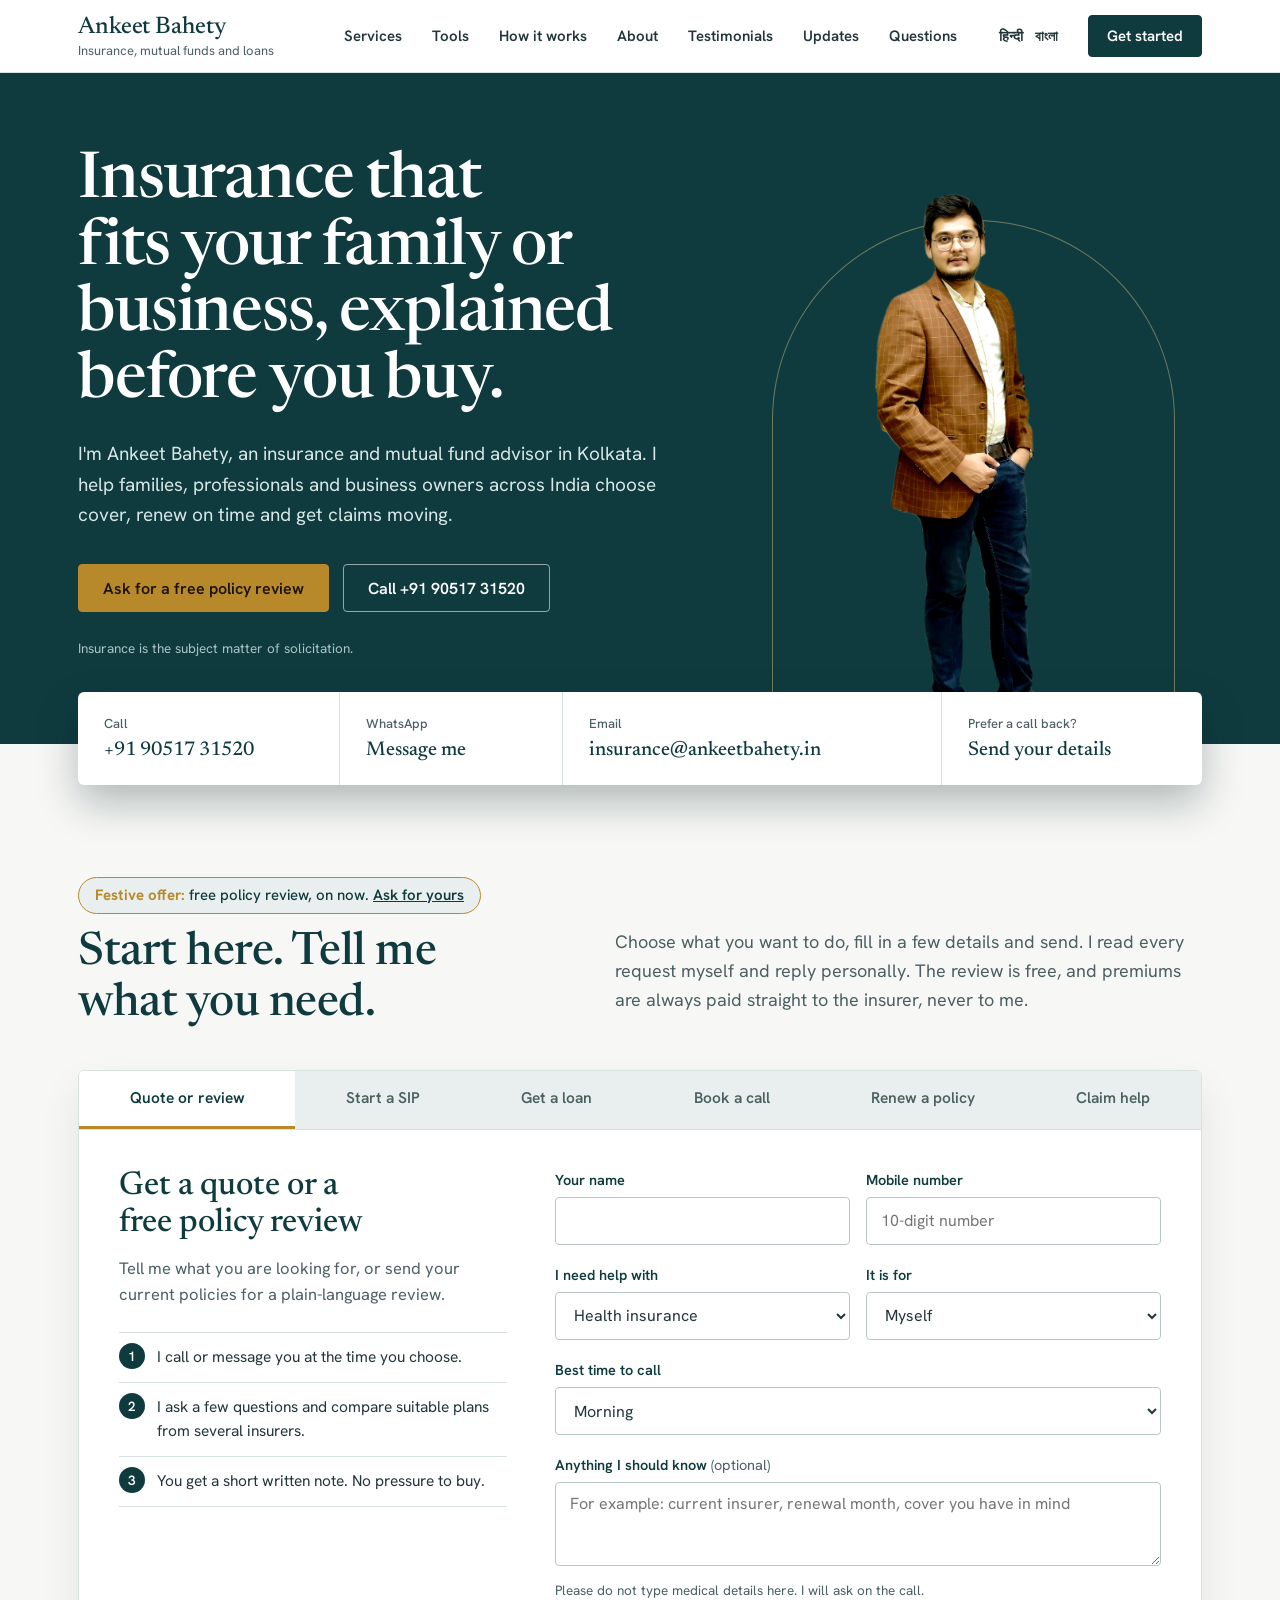
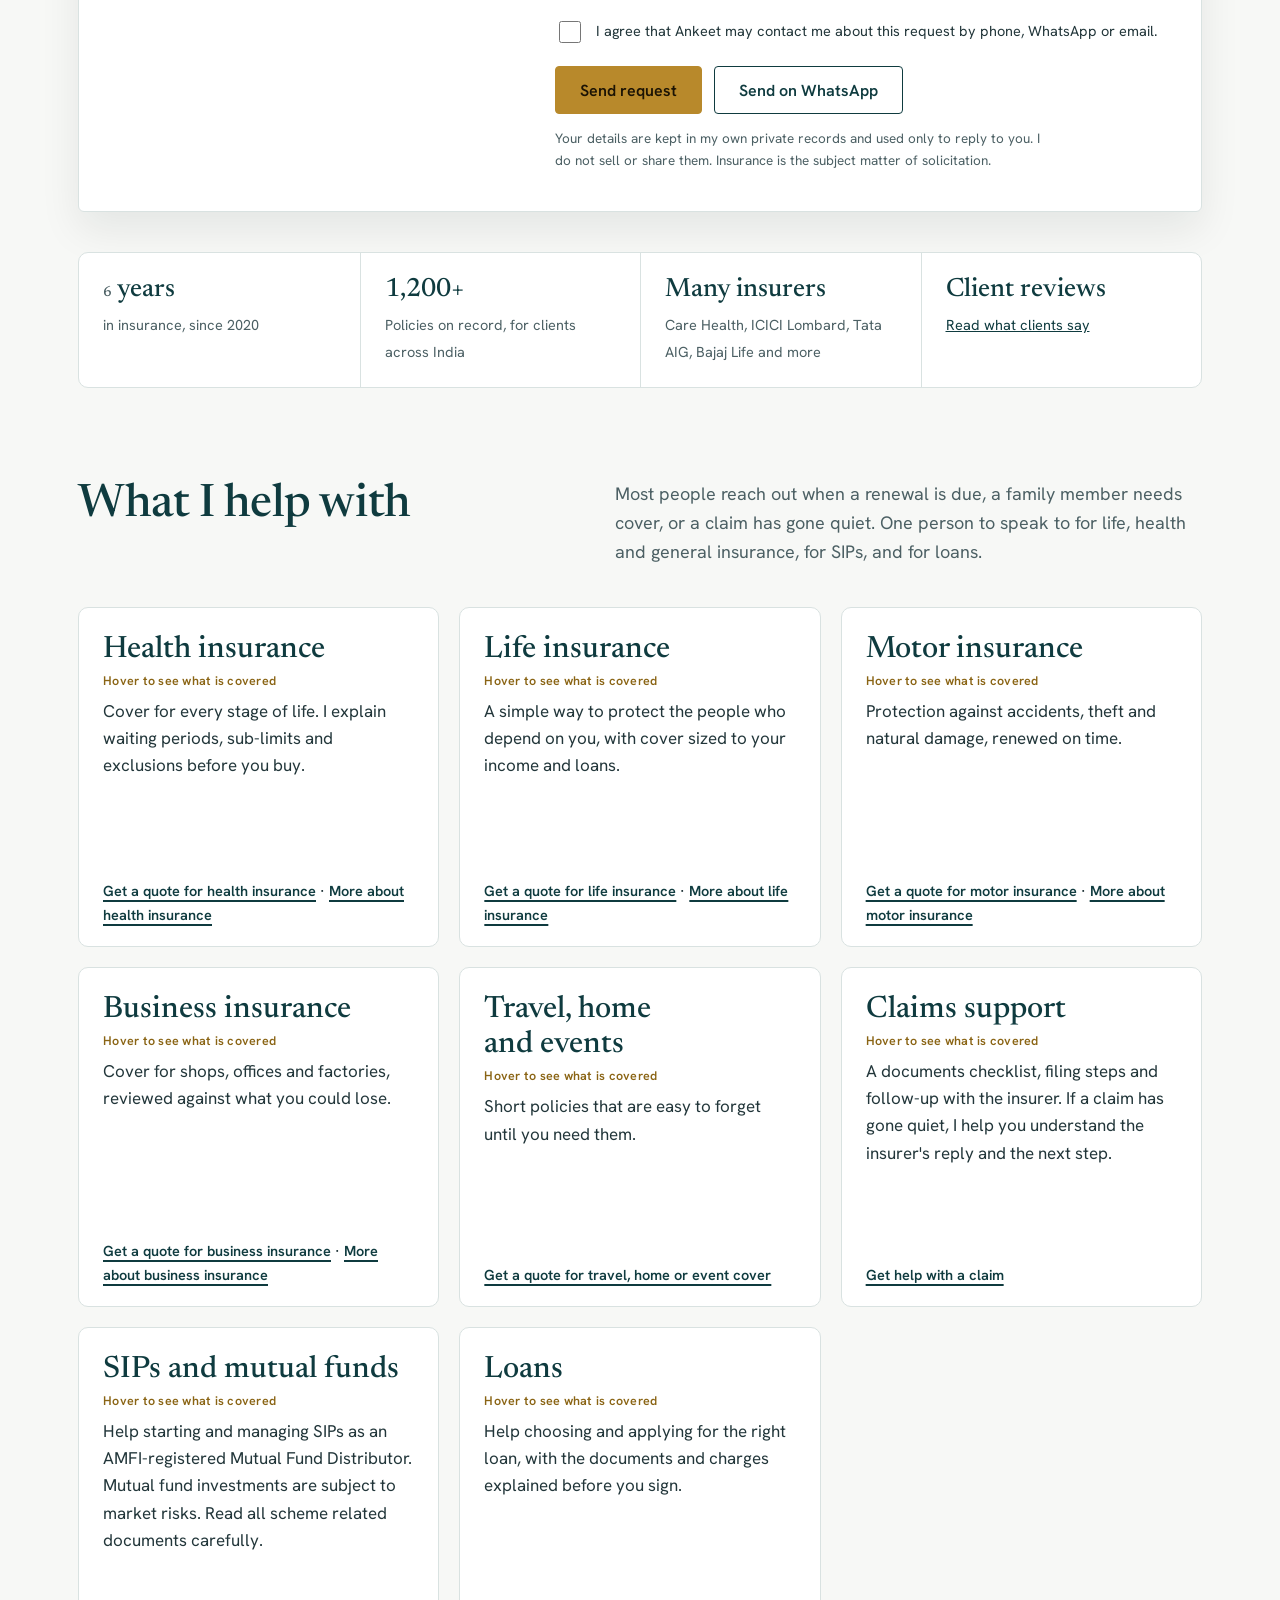
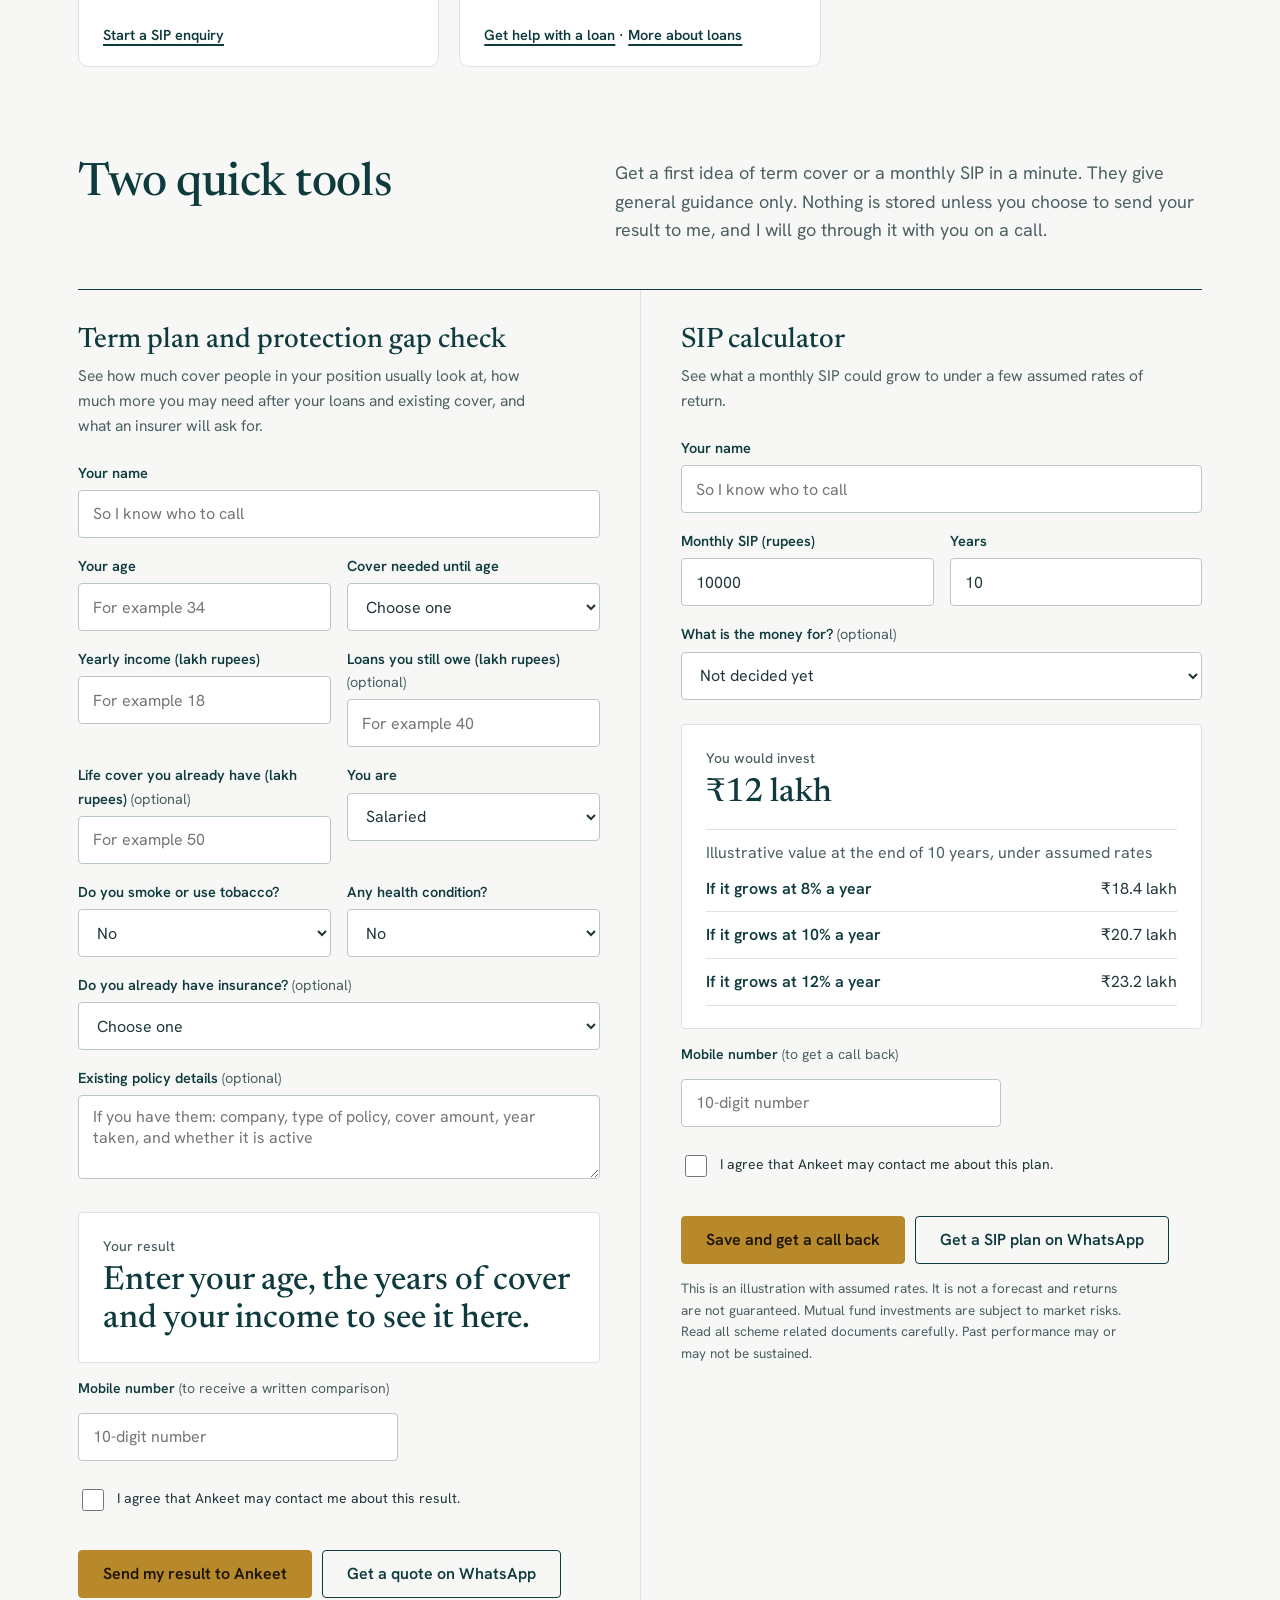
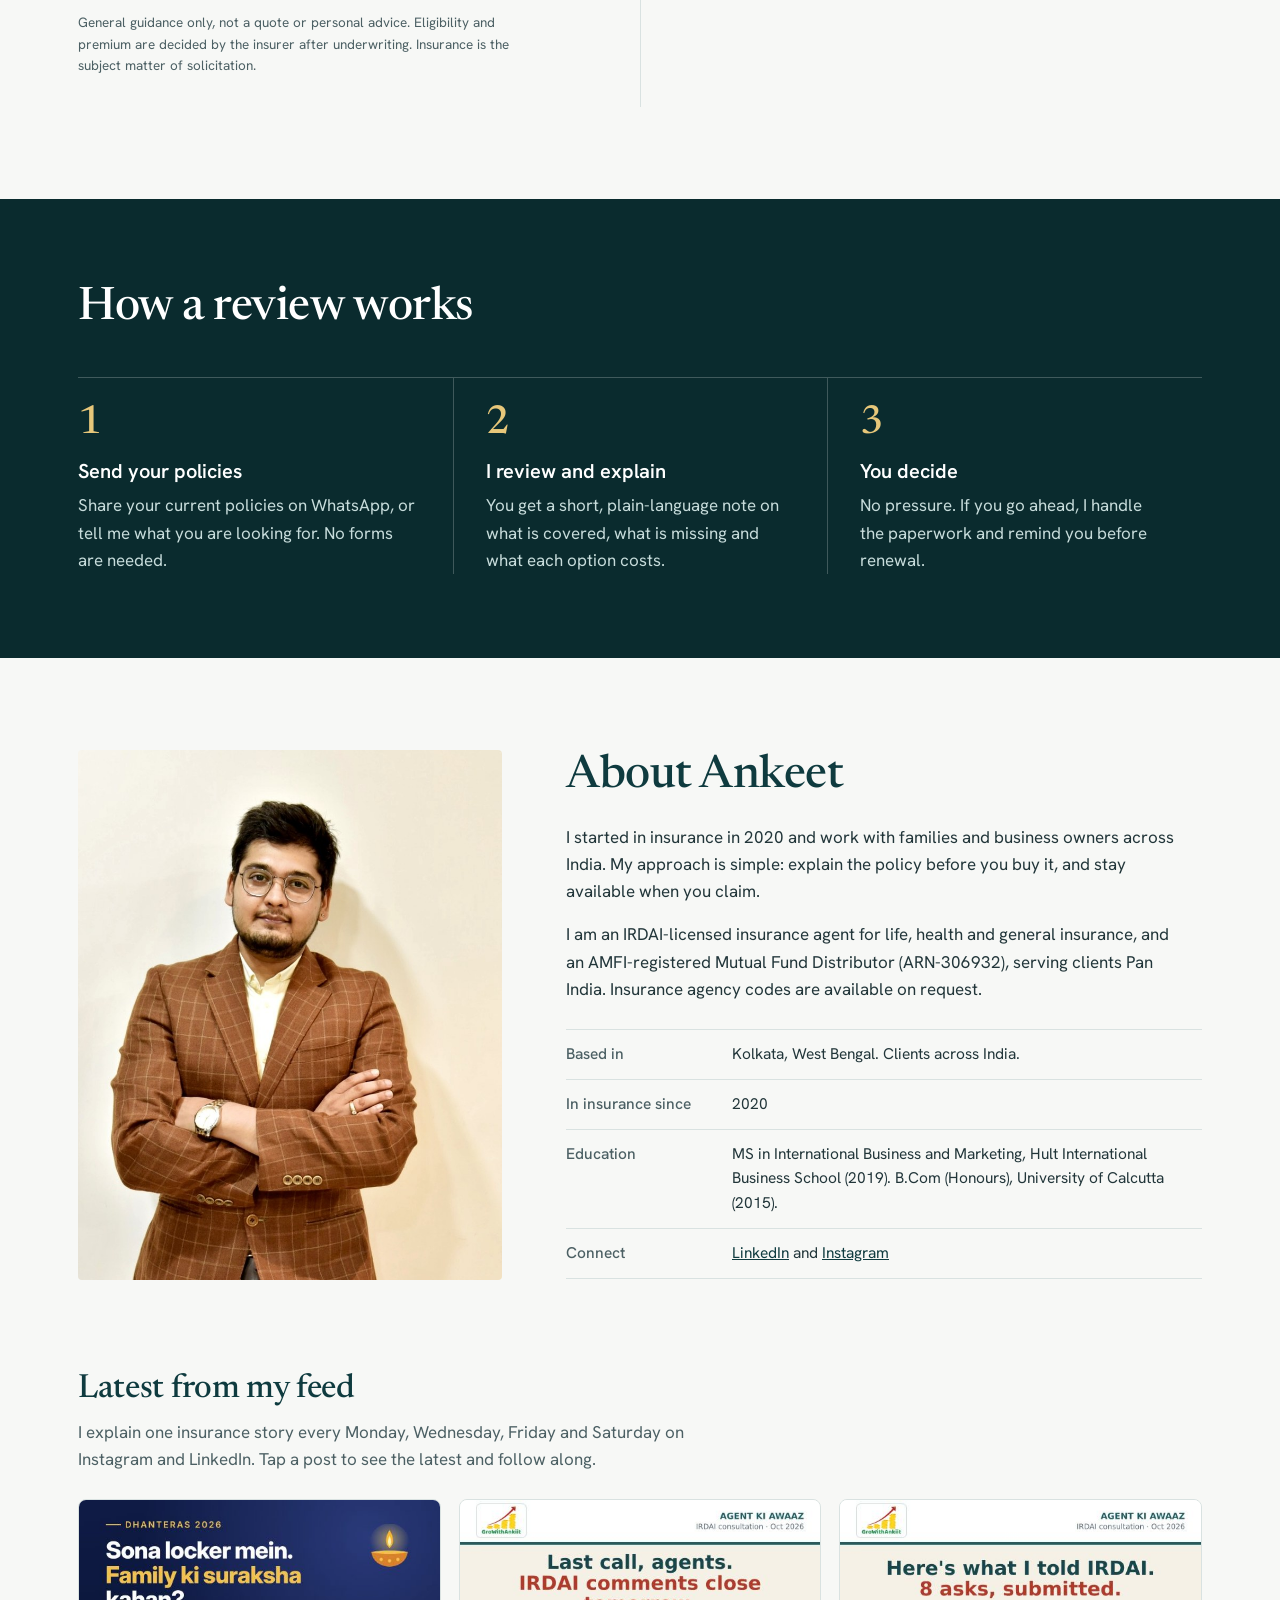
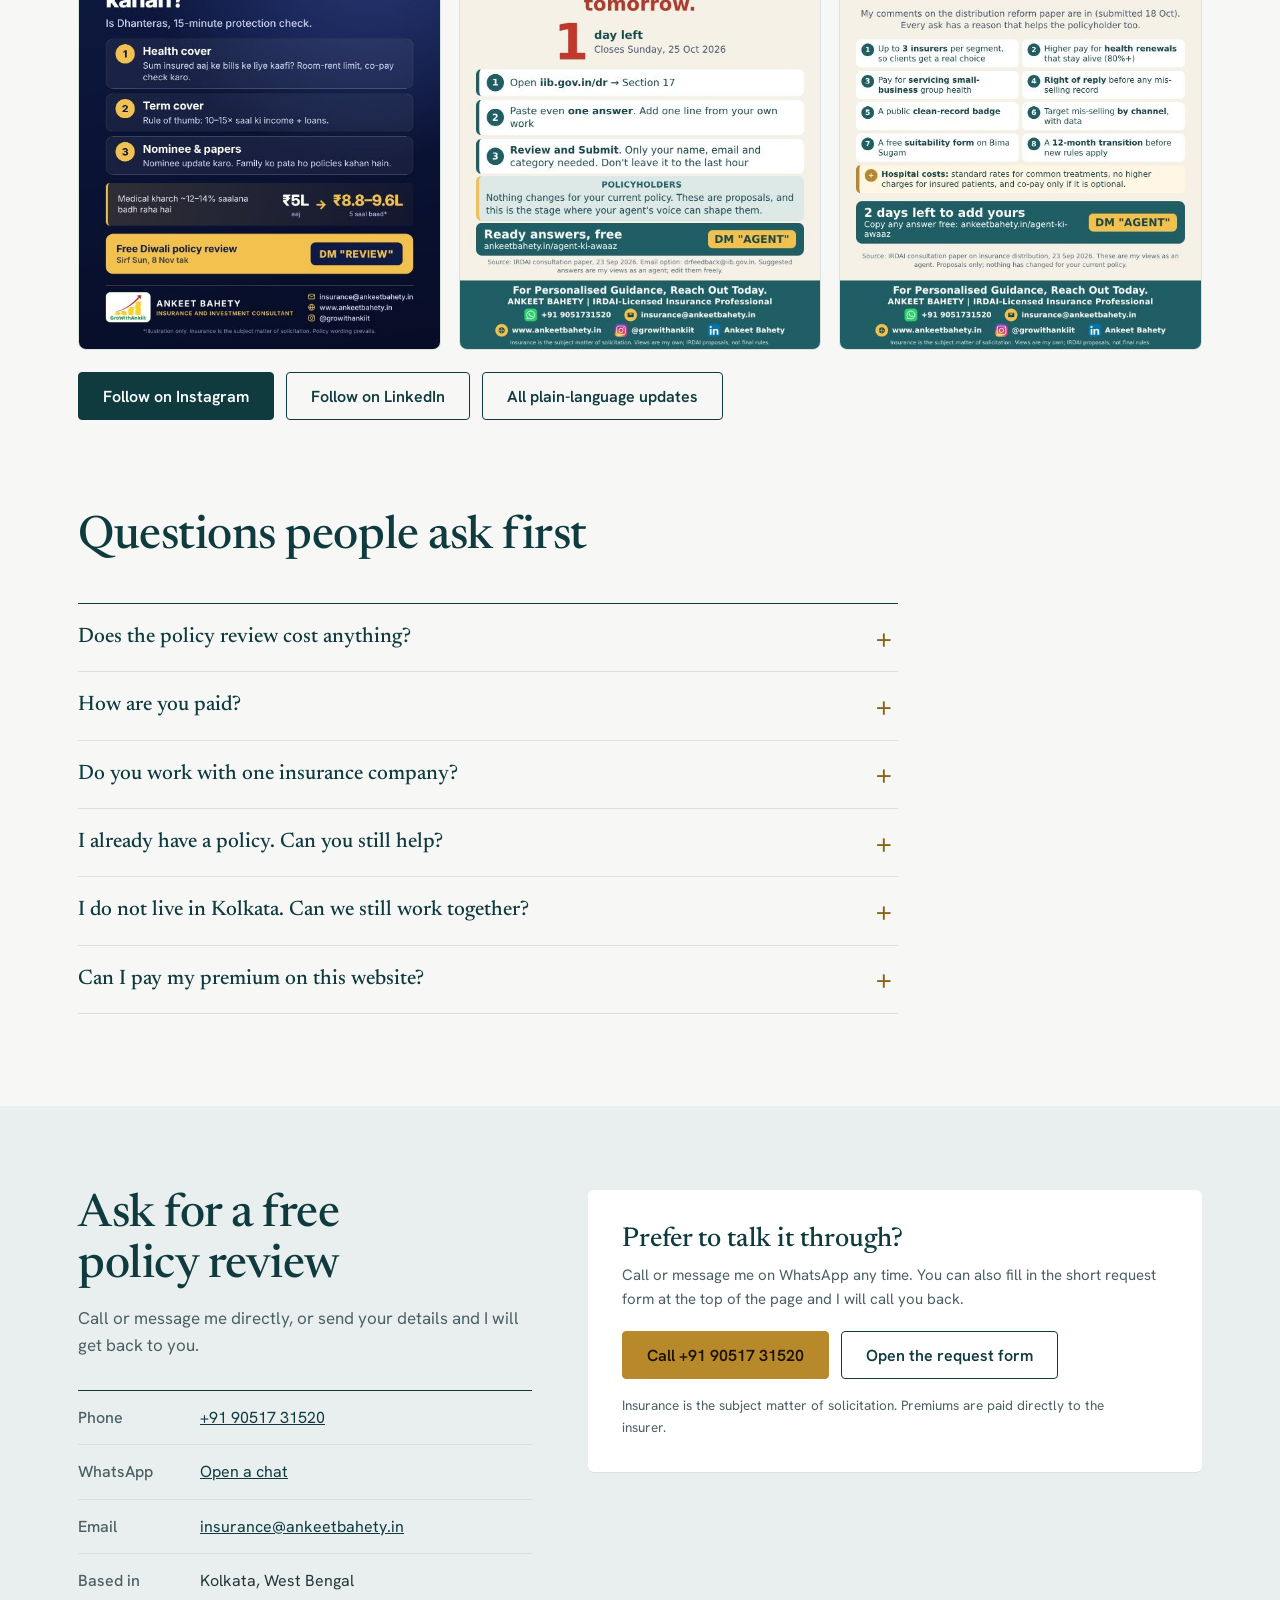
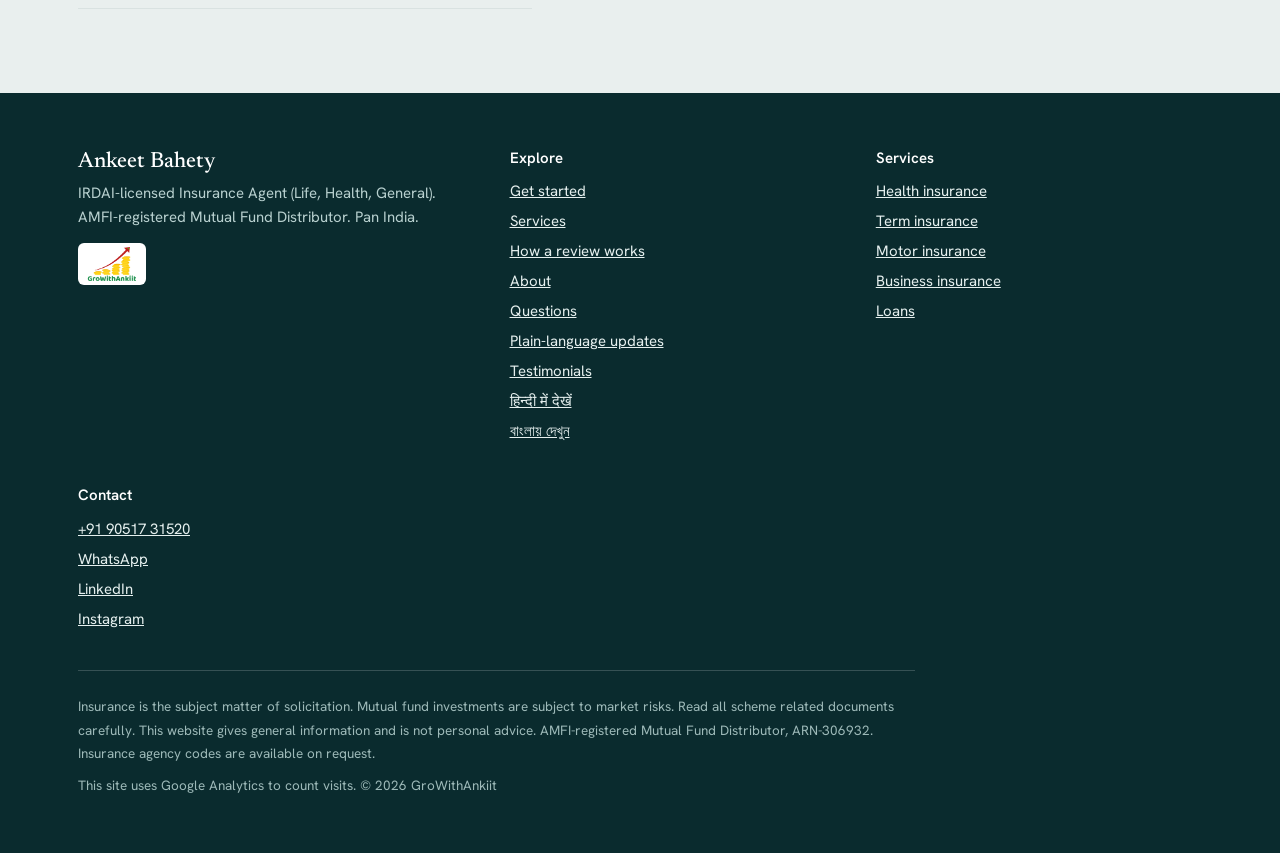
<file: index.html>
<!doctype html>
<html lang="en">
<head>
<script async src="https://www.googletagmanager.com/gtm.js?id=GTM-NTL3VPCF"></script>
<script>
  window.dataLayer = window.dataLayer || [];
  function gtag(){dataLayer.push(arguments);}
  gtag('js', new Date());
</script>

<meta charset="utf-8">
<meta name="viewport" content="width=device-width, initial-scale=1">
<title>Ankeet Bahety | Insurance, mutual funds and loans, Pan India</title>
<meta name="description" content="Ankeet Bahety helps families, professionals and business owners across India with life, health and general insurance, SIPs and loans.">
<link rel="canonical" href="https://ankeetbahety.in/">
<link rel="icon" href="logo.png">
<meta property="og:title" content="Ankeet Bahety | Insurance, mutual funds and loans, Pan India">
<meta property="og:description" content="Insurance cover that fits your family or business, explained before you buy. Ask for a free policy review.">
<meta property="og:image" content="https://ankeetbahety.in/ankeet-about.jpg">
<meta property="og:url" content="https://ankeetbahety.in/">
<meta property="og:type" content="website">
<meta property="og:site_name" content="Ankeet Bahety">
<meta property="og:locale" content="en_IN">
<meta name="twitter:card" content="summary_large_image">
<meta name="twitter:title" content="Ankeet Bahety | Insurance, mutual funds and loans, Pan India">
<meta name="twitter:description" content="Insurance cover that fits your family or business, explained before you buy. Ask for a free policy review.">
<meta name="twitter:image" content="https://ankeetbahety.in/ankeet-about.jpg">
<link rel="preconnect" href="https://fonts.googleapis.com">
<link rel="preconnect" href="https://fonts.gstatic.com" crossorigin>
<link rel="stylesheet" href="https://fonts.googleapis.com/css2?family=Hanken+Grotesk:wght@400;500;600;700&family=Newsreader:opsz,wght@6..72,400;6..72,500;6..72,600&display=swap">
<style>
:root{
  --ink:#0F3B3F;
  --ink-deep:#0A2B2E;
  --paper:#F7F8F6;
  --white:#FFFFFF;
  --text:#22363A;
  --muted:#4C6064;
  --line:#D9E2E1;
  --mist:#E9EFEE;
  --brass:#B8892B;
  --brass-dark:#8A6414;
  --brass-soft:#E7C77A;
  --serif:'Newsreader',Georgia,'Times New Roman',serif;
  --sans:'Hanken Grotesk',system-ui,-apple-system,'Segoe UI',sans-serif;
}
*{box-sizing:border-box}
html{scroll-behavior:smooth;scroll-padding-top:84px}
body{margin:0;background:var(--paper);color:var(--text);font-family:var(--sans);font-size:17px;line-height:1.6;-webkit-font-smoothing:antialiased}
img{max-width:100%}
a{color:var(--ink)}
a:hover{color:var(--brass-dark)}
:focus-visible{outline:3px solid var(--brass);outline-offset:3px;border-radius:2px}
.wrap{max-width:1180px;margin:0 auto;padding:0 28px}
h1,h2,h3{font-family:var(--serif);font-weight:500;color:var(--ink);margin:0;text-wrap:balance}
h2{font-size:clamp(2rem,3.6vw,2.9rem);line-height:1.1;letter-spacing:-0.01em}
p{margin:0}

/* buttons */
.btn{display:inline-flex;align-items:center;justify-content:center;gap:10px;min-height:48px;padding:12px 24px;border-radius:4px;font:600 16px/1.2 var(--sans);text-decoration:none;border:1.5px solid transparent;cursor:pointer;transition:background .15s,color .15s,border-color .15s}
.btn-primary{background:var(--brass);color:#1B1304;border-color:var(--brass)}
.btn-primary:hover{background:#C99A38;color:#1B1304}
.btn-outline{background:transparent;color:var(--white);border-color:rgba(255,255,255,.55)}
.btn-outline:hover{background:rgba(255,255,255,.1);color:var(--white)}
.btn-ink{background:var(--ink);color:var(--white);border-color:var(--ink)}
.btn-ink:hover{background:var(--ink-deep);color:var(--white)}
.btn-line{background:transparent;color:var(--ink);border-color:var(--ink)}
.btn-line:hover{background:var(--ink);color:var(--white)}
.btn svg{width:20px;height:20px;flex:none}

/* header */
.top{background:var(--white);border-bottom:1px solid var(--line);position:sticky;top:0;z-index:20}
.top .wrap{display:flex;align-items:center;justify-content:space-between;gap:20px;min-height:72px}
.mark{display:flex;flex-direction:column;text-decoration:none;line-height:1.1}
.mark b{font:500 24px/1.1 var(--serif);color:var(--ink);letter-spacing:-0.005em}
.mark span{font-size:13px;color:var(--muted);margin-top:3px}
.nav{display:flex;align-items:center;gap:30px}
.nav a.l{font-weight:600;font-size:15px;text-decoration:none;color:var(--text);padding:10px 0}
.nav a.l:hover{color:var(--brass-dark)}
.nav .btn{min-height:42px;padding:8px 18px;font-size:15px}

/* hero */
.hero{background:var(--ink);color:var(--white);position:relative;overflow:hidden}
.hero .wrap{display:grid;grid-template-columns:minmax(0,1.15fr) minmax(0,.85fr);gap:48px;align-items:end;padding-top:76px}
.hero-copy{padding-bottom:84px}
.hero h1{color:var(--white);font-size:clamp(2.5rem,5vw,4.1rem);line-height:1.04;letter-spacing:-0.018em;font-weight:500;max-width:15em}
.hero .lede{margin-top:24px;font-size:19px;line-height:1.6;color:#D6E6E5;max-width:33em}
.hero .acts{margin-top:34px;display:flex;flex-wrap:wrap;gap:14px}
.hero .fine{margin-top:26px;font-size:13.5px;color:#A9C4C3}
.hero-art{position:relative;align-self:end;min-height:560px;display:flex;justify-content:center}
.hero-art::before{content:"";position:absolute;left:6%;right:6%;bottom:0;top:36px;border:1px solid rgba(231,199,122,.45);border-bottom:0;border-radius:200px 200px 0 0}
.hero-art img{position:relative;display:block;height:560px;width:auto;max-width:100%;object-fit:contain;object-position:bottom}

/* reach card (the memorable element) */
.reach{position:relative;z-index:2;background:var(--white);color:var(--text);border-radius:6px;box-shadow:0 18px 40px rgba(5,25,27,.28);margin-top:-52px}
.reach .wrap{display:grid;grid-template-columns:1fr .85fr 1.45fr 1fr;padding:0}
.reach a{display:flex;flex-direction:column;gap:3px;padding:22px 26px;text-decoration:none;color:var(--text);border-left:1px solid var(--line);transition:background .15s}
.reach a:first-child{border-left:0}
.reach a:hover{background:var(--mist);color:var(--text)}
.reach small{font-size:13px;color:var(--muted);font-weight:500}
.reach strong{font:500 20px/1.25 var(--serif);color:var(--ink);overflow-wrap:anywhere}
.reach-shell{max-width:1180px;margin:0 auto;padding:0 28px;position:relative;z-index:3}

/* sections */
section{padding:92px 0 0}
.intro{display:grid;grid-template-columns:minmax(0,.9fr) minmax(0,1.1fr);gap:56px;align-items:start}
.intro p.sub{color:var(--muted);max-width:34em;font-size:18px}

/* services index */
.svc{margin-top:48px;border-top:1.5px solid var(--ink)}
.svc-row{display:grid;grid-template-columns:minmax(0,.8fr) minmax(0,1.2fr);gap:20px 56px;padding:30px 0;border-bottom:1px solid var(--line)}
.svc-row h3{font-size:clamp(1.5rem,2.4vw,1.95rem);line-height:1.15}
.svc-row .what{color:var(--text);max-width:36em}
.svc-row ul{margin:14px 0 0;padding:0;list-style:none;columns:2;column-gap:36px;color:var(--muted);font-size:15.5px}
.svc-row li{position:relative;padding:3px 0 3px 18px;break-inside:avoid}
.svc-row li::before{content:"";position:absolute;left:0;top:.95em;width:7px;height:1.5px;background:var(--brass)}

/* process */
.proc{background:var(--ink-deep);color:var(--white);margin-top:92px;padding:84px 0}
.proc h2{color:var(--white)}
.steps{margin-top:44px;display:grid;grid-template-columns:repeat(3,minmax(0,1fr));gap:0;border-top:1px solid rgba(255,255,255,.22)}
.step{padding:26px 32px 0 0}
.step+.step{padding-left:32px;border-left:1px solid rgba(255,255,255,.22)}
.step .n{font:500 40px/1 var(--serif);color:var(--brass-soft)}
.step h3{font:600 20px/1.3 var(--sans);color:var(--white);margin:14px 0 8px}
.step p{color:#C7DCDB}

/* about */
.about{display:grid;grid-template-columns:minmax(0,.8fr) minmax(0,1.2fr);gap:64px;align-items:center}
.about img{display:block;width:100%;height:auto;border-radius:4px}
.about p{max-width:36em}
.about p+p{margin-top:16px}
.creds{margin:26px 0 0;padding:0;list-style:none;border-top:1px solid var(--line)}
.creds li{display:grid;grid-template-columns:150px 1fr;gap:16px;padding:12px 0;border-bottom:1px solid var(--line);font-size:15.5px}
.creds li span:first-child{color:var(--muted);font-weight:500}

/* explainer */
.exp{display:grid;grid-template-columns:minmax(0,.7fr) minmax(0,1.3fr);gap:56px;align-items:center}
.exp img{display:block;width:100%;height:auto;border-radius:4px;border:1px solid var(--line)}
.exp .when{font-size:14px;color:var(--muted);margin-bottom:10px;font-weight:500}
.exp h3{font-size:clamp(1.6rem,3vw,2.2rem);line-height:1.15}
.exp .links{margin-top:20px;display:flex;flex-wrap:wrap;gap:12px 24px;font-weight:600}

/* faq */
.faq{margin-top:40px;border-top:1.5px solid var(--ink);max-width:820px}
.faq details{border-bottom:1px solid var(--line)}
.faq summary{cursor:pointer;list-style:none;padding:20px 40px 20px 0;font:500 21px/1.3 var(--serif);color:var(--ink);position:relative}
.faq summary::-webkit-details-marker{display:none}
.faq summary::after{content:"+";position:absolute;right:6px;top:50%;transform:translateY(-52%);font:400 28px/1 var(--sans);color:var(--brass-dark)}
.faq details[open] summary::after{content:"\2212"}
.faq details p{padding:0 40px 22px 0;color:var(--muted);max-width:40em}

/* contact */
.contact{background:var(--mist);margin-top:92px;padding:84px 0}
.contact .grid{display:grid;grid-template-columns:minmax(0,.85fr) minmax(0,1.15fr);gap:56px;align-items:start}
.contact .sub{color:var(--muted);margin-top:14px;max-width:28em}
.direct{margin:30px 0 0;padding:0;list-style:none;border-top:1.5px solid var(--ink)}
.direct li{display:grid;grid-template-columns:110px 1fr;gap:12px;padding:14px 0;border-bottom:1px solid var(--line);font-size:16px}
.direct li span:first-child{color:var(--muted);font-weight:500}
.form{background:var(--white);border-radius:6px;padding:34px;box-shadow:0 1px 0 var(--line)}
.form h3{font-size:1.7rem;line-height:1.15}
.form .note{color:var(--muted);font-size:15px;margin-top:8px}
.fields{margin-top:22px;display:grid;grid-template-columns:1fr 1fr;gap:16px}
.fields .full{grid-column:1/-1}
label{display:block;font-weight:600;font-size:14.5px;margin-bottom:6px;color:var(--ink)}
textarea{width:100%;min-height:84px;padding:10px 14px;border:1.5px solid #B9C8C7;border-radius:4px;background:var(--white);font:400 16px var(--sans);color:var(--text);resize:vertical}
textarea:focus{outline:3px solid var(--brass);outline-offset:1px;border-color:var(--ink)}
.need{margin-top:12px;color:#8A2D1B;font-size:14.5px;font-weight:500}
.need[hidden]{display:none}
label .opt{color:var(--muted);font-weight:400}
input,select{width:100%;min-height:48px;padding:10px 14px;border:1.5px solid #B9C8C7;border-radius:4px;background:var(--white);font:400 16px var(--sans);color:var(--text)}
input:focus,select:focus{outline:3px solid var(--brass);outline-offset:1px;border-color:var(--ink)}
.err{color:#9B2C1F;font-size:14px;margin-top:6px;min-height:1.2em}
.sendrow{margin-top:20px;display:flex;flex-wrap:wrap;gap:12px}
.tiny{margin-top:16px;font-size:13.5px;color:var(--muted);max-width:36em}


/* tools */
.tools{margin-top:44px;display:grid;grid-template-columns:minmax(0,1fr) minmax(0,1fr);border-top:1.5px solid var(--ink)}
.tool{padding:34px 40px 8px 0}
.tool+.tool{padding:34px 0 8px 40px;border-left:1px solid var(--line)}
.tool h3{font-size:1.75rem;line-height:1.15}
.tool .lead{margin-top:8px;color:var(--muted);font-size:15.5px;max-width:30em}
.tool .fields{grid-template-columns:1fr 1fr}
.out{margin-top:24px;background:var(--white);border:1px solid var(--line);border-radius:4px;padding:22px 24px}
.out .big{font:500 clamp(1.6rem,2.6vw,2.15rem)/1.15 var(--serif);color:var(--ink);overflow-wrap:anywhere}
.out .cap{font-size:14px;color:var(--muted);margin-bottom:6px;font-weight:500}
.out ul{margin:16px 0 0;padding:0;list-style:none;font-size:15.5px;color:var(--text)}
.out li{position:relative;padding:4px 0 4px 18px}
.out li::before{content:"";position:absolute;left:0;top:1.05em;width:7px;height:1.5px;background:var(--brass)}
.out .warn{color:#7A2E12}
.sip-rows{margin-top:16px;border-top:1px solid var(--line)}
.sip-rows div{display:grid;grid-template-columns:1fr auto;gap:12px;padding:10px 0;border-bottom:1px solid var(--line);font-size:16px}
.sip-rows b{font-weight:600;color:var(--ink)}
.sip-rows span{font-variant-numeric:tabular-nums}
.tool .btn{margin-top:20px}
.tool .small{margin:14px 0 22px;font-size:13.5px;color:var(--muted);max-width:34em}
@media (max-width:980px){
  .tools{grid-template-columns:1fr}
  .tool,.tool+.tool{padding:30px 0 6px;border-left:0}
  .tool+.tool{border-top:1px solid var(--line);margin-top:20px}
}
@media (max-width:640px){
  .tool .fields{grid-template-columns:1fr}
}

/* footer */
.foot{background:var(--ink-deep);color:#B8D0CF;padding:56px 0 56px;margin-top:0;font-size:15px}
.foot .grid{display:grid;grid-template-columns:minmax(0,1.2fr) minmax(0,1fr) minmax(0,1fr);gap:40px}
.foot b{display:block;color:var(--white);font:500 22px/1.2 var(--serif);margin-bottom:6px}
.foot a{color:#E6F0EF}
.foot ul{list-style:none;margin:0;padding:0}
.foot li{padding:3px 0}
.foot h4{margin:0 0 8px;color:var(--white);font:600 15px/1.3 var(--sans)}
.legal{margin-top:36px;padding-top:24px;border-top:1px solid rgba(255,255,255,.18);font-size:13.5px;line-height:1.75;max-width:62em;color:#9DB9B8}
.legal p+p{margin-top:8px}
.chip{display:inline-block;background:var(--white);border-radius:6px;padding:4px 8px;margin-top:14px}
.chip img{display:block;height:34px;width:auto}

/* mobile action bar */
.bar{display:none}

@media (max-width:980px){
  .hero .wrap{grid-template-columns:1fr;gap:0;padding-top:56px}
  .hero-copy{padding-bottom:40px}
  .hero-art{min-height:0;margin-top:8px}
  .hero-art img{height:440px}
  .hero-art::before{top:24px}
  .reach .wrap{grid-template-columns:repeat(2,minmax(0,1fr))}
  .reach a:nth-child(3){border-left:0}
  .reach a:nth-child(n+3){border-top:1px solid var(--line)}
  .intro,.about,.exp,.contact .grid{grid-template-columns:1fr;gap:32px}
  .svc-row{grid-template-columns:1fr;gap:10px}
  .steps{grid-template-columns:1fr}
  .step,.step+.step{padding:24px 0 0;border-left:0}
  .step+.step{margin-top:24px;border-top:1px solid rgba(255,255,255,.22)}
  .foot .grid{grid-template-columns:1fr}
  .nav a.l{display:none}
}
@media (max-width:640px){
  body{font-size:16.5px}
  .wrap,.reach-shell{padding:0 20px}
  section{padding-top:68px}
  .proc{margin-top:68px;padding:64px 0}
  .contact{margin-top:68px;padding:64px 0}
  .svc-row ul{columns:1}
  .fields{grid-template-columns:1fr}
  .form{padding:24px 20px}
  .creds li{grid-template-columns:1fr;gap:2px}
  .direct li{grid-template-columns:1fr;gap:2px}
  .nav .btn{display:none}
  .reach a{padding:18px 18px}
  .reach strong{font-size:17px}
  .reach .wrap{grid-template-columns:1fr 1fr}
  .reach a:nth-child(3){grid-column:1/-1;border-left:0}
  .reach a:nth-child(4){grid-column:1/-1;border-left:0}
  .hero-art img{height:380px}
  .foot{padding-bottom:110px}
  .bar{display:grid;grid-template-columns:1fr 1fr;position:fixed;left:0;right:0;bottom:0;z-index:30;background:var(--white);border-top:1px solid var(--line);box-shadow:0 -6px 20px rgba(5,25,27,.12);padding:10px 14px calc(10px + env(safe-area-inset-bottom));gap:10px}
  .bar .btn{min-height:46px;padding:8px 12px}
}
@media (prefers-reduced-motion:reduce){html{scroll-behavior:auto}*{transition:none!important}}


.save{display:grid;gap:8px;margin:14px 0 4px}.save label{font-weight:600;font-size:14px}.save input[type=tel]{max-width:320px}
.save .consent{font-weight:400;display:flex;gap:10px;align-items:flex-start}.toolbtns{display:flex;flex-wrap:wrap;gap:10px;margin-top:10px}
.licence{margin-top:8px;font-size:13px;color:var(--muted)}
/* ---- order hub ---- */
.promo{display:inline-block;margin:0 0 14px;padding:8px 16px;border-radius:999px;background:var(--mist);border:1px solid var(--brass);color:var(--ink);font:500 15px/1.3 var(--sans)}
.promo b{color:var(--brass)}.promo a{color:var(--ink);font-weight:600;text-decoration:underline}
.hub{padding-top:92px}
.hub .intro p.sub{max-width:36em}
.hub-card{margin-top:40px;background:var(--white);border:1px solid var(--line);border-radius:6px;box-shadow:0 18px 40px rgba(5,25,27,.08);overflow:hidden}
.tabs{display:flex;border-bottom:1px solid var(--line);overflow-x:auto;background:var(--mist);scrollbar-width:thin}
.tab{flex:1 0 auto;min-height:58px;padding:14px 24px;background:transparent;border:0;border-bottom:3px solid transparent;font:600 15.5px/1.2 var(--sans);color:var(--muted);cursor:pointer;white-space:nowrap}
.tab:hover{color:var(--ink)}
.tab[aria-selected="true"]{background:var(--white);color:var(--ink);border-bottom-color:var(--brass)}
.panel{padding:38px 40px 40px;display:grid;grid-template-columns:minmax(0,.78fr) minmax(0,1.22fr);gap:48px;align-items:start}
.panel[hidden]{display:none}
.panel h3{font-size:clamp(1.6rem,2.6vw,2.05rem);line-height:1.15}
.panel .lead{margin-top:12px;color:var(--muted);font-size:16.5px;max-width:28em}
.next{margin:24px 0 0;padding:0;list-style:none;counter-reset:n;border-top:1px solid var(--line)}
.next li{counter-increment:n;position:relative;padding:12px 0 12px 38px;border-bottom:1px solid var(--line);font-size:15.5px;color:var(--text)}
.next li::before{content:counter(n);position:absolute;left:0;top:10px;width:26px;height:26px;border-radius:50%;background:var(--ink);color:var(--white);font:600 13.5px/26px var(--sans);text-align:center}
.hub .fields{margin-top:0}
.hub .hint{font-size:13.5px;color:var(--muted);margin-top:5px}
.hub .hp{position:absolute;left:-9999px;width:1px;height:1px;overflow:hidden}
.consent{display:flex;gap:12px;align-items:flex-start;margin-top:18px;font-size:14.5px;color:var(--text);font-weight:400;cursor:pointer}
.consent input{width:22px;min-height:22px;height:22px;flex:none;margin-top:2px;accent-color:var(--ink)}
.hub .sendrow{margin-top:20px}
.hub .tiny{margin-top:14px}
.fieldnote{margin-top:16px;padding:12px 14px;background:#FBF3DF;border-left:3px solid var(--brass);font-size:14.5px;color:#4A3A12}
.done{background:var(--mist);border-radius:6px;padding:30px 30px 26px}
.done h4{margin:0;font:500 clamp(1.5rem,2.4vw,1.9rem)/1.2 var(--serif);color:var(--ink)}
.done p{margin-top:10px;color:var(--text);max-width:34em}
.done .sum{margin:18px 0 0;padding:0;list-style:none;border-top:1px solid #C7D5D4;font-size:15px}
.done .sum li{display:grid;grid-template-columns:130px 1fr;gap:12px;padding:8px 0;border-bottom:1px solid #C7D5D4}
.done .sum li span:first-child{color:var(--muted);font-weight:500}
.done .acts{margin-top:20px;display:flex;flex-wrap:wrap;gap:12px}
.done .state{margin-top:14px;font-size:14.5px;color:var(--muted)}
.pay{margin-top:26px;padding-top:22px;border-top:1px solid var(--line)}
.pay h4{margin:0 0 6px;font:600 16px/1.3 var(--sans);color:var(--ink)}
.pay p{font-size:14.5px;color:var(--muted);max-width:36em}
.pay ul{margin:14px 0 0;padding:0;list-style:none;display:flex;flex-wrap:wrap;gap:10px}
.pay a{display:inline-flex;align-items:center;min-height:42px;padding:8px 16px;border:1.5px solid var(--ink);border-radius:4px;font-weight:600;font-size:14.5px;text-decoration:none;color:var(--ink);background:var(--white)}
.pay a:hover{background:var(--ink);color:var(--white)}
.ask{margin-top:14px;font-weight:600;font-size:15.5px}
.ask a{text-decoration-thickness:1.5px;text-underline-offset:4px}
.soon{display:inline-block;margin-left:8px;font-size:12px;font-weight:600;letter-spacing:.04em;text-transform:uppercase;color:var(--brass-dark)}
@media (max-width:980px){
  .panel{grid-template-columns:1fr;gap:28px;padding:30px 26px 32px}
}
@media (max-width:640px){
  .hub{padding-top:68px}
  .panel{padding:26px 18px 28px}
  .tab{padding:14px 18px}
  .done{padding:24px 20px}
  .done .sum li{grid-template-columns:1fr;gap:2px}
}
.hub .err:empty{display:none}
.hub .fields{gap:18px 16px}
</style>
<script type="application/ld+json">
{
 "@context": "https://schema.org",
 "@graph": [
  {
   "@type": "WebSite",
   "@id": "https://ankeetbahety.in/#website",
   "url": "https://ankeetbahety.in/",
   "name": "Ankeet Bahety",
   "alternateName": "GroWithAnkiit",
   "inLanguage": "en-IN",
   "publisher": {
    "@id": "https://ankeetbahety.in/#agency"
   }
  },
  {
   "@type": "InsuranceAgency",
   "@id": "https://ankeetbahety.in/#agency",
   "name": "Ankeet Bahety",
   "alternateName": "GroWithAnkiit",
   "url": "https://ankeetbahety.in/",
   "description": "Ankeet Bahety is an IRDAI-licensed insurance agent (life, health and general) and AMFI-registered mutual fund distributor based in Kolkata, serving families, professionals and business owners across India, and helps with home, business and car loans and loans against property.",
   "logo": {
    "@type": "ImageObject",
    "url": "https://ankeetbahety.in/logo.png"
   },
   "image": "https://ankeetbahety.in/ankeet-about.jpg",
   "telephone": "+91-9051731520",
   "email": "insurance@ankeetbahety.in",
   "address": {
    "@type": "PostalAddress",
    "addressLocality": "Kolkata",
    "addressRegion": "West Bengal",
    "addressCountry": "IN"
   },
   "areaServed": {
    "@type": "Country",
    "name": "India"
   },
   "knowsAbout": [
    "Health insurance",
    "Life insurance",
    "Motor insurance",
    "Business insurance",
    "Insurance claims support",
    "Mutual fund SIPs",
    "Event insurance",
    "Home loans",
    "Business loans",
    "Car loans",
    "Loan against property"
   ],
   "founder": {
    "@id": "https://ankeetbahety.in/#ankeet"
   },
   "sameAs": [
    "https://www.linkedin.com/in/ankeetbahety/",
    "https://www.instagram.com/growithankiit/"
   ]
  },
  {
   "@type": "Person",
   "@id": "https://ankeetbahety.in/#ankeet",
   "name": "Ankeet Bahety",
   "jobTitle": "Insurance agent and mutual fund distributor",
   "url": "https://ankeetbahety.in/",
   "image": "https://ankeetbahety.in/ankeet-about.jpg",
   "worksFor": {
    "@id": "https://ankeetbahety.in/#agency"
   },
   "sameAs": [
    "https://www.linkedin.com/in/ankeetbahety/",
    "https://www.instagram.com/growithankiit/"
   ]
  },
  {
   "@type": "FAQPage",
   "@id": "https://ankeetbahety.in/#faq",
   "mainEntity": [
    {
     "@type": "Question",
     "name": "Does the policy review cost anything?",
     "acceptedAnswer": {
      "@type": "Answer",
      "text": "No. The review is free and you are under no obligation to buy anything."
     }
    },
    {
     "@type": "Question",
     "name": "How are you paid?",
     "acceptedAnswer": {
      "@type": "Answer",
      "text": "For insurance, the insurer pays me a commission when a policy is issued, and the premium you pay is the same as buying directly. For mutual funds, I distribute regular plans, where a distribution commission is built into the fund's expense ratio. Direct plans cost less and you can buy them yourself, and I will tell you that if you ask."
     }
    },
    {
     "@type": "Question",
     "name": "Do you work with one insurance company?",
     "acceptedAnswer": {
      "@type": "Answer",
      "text": "No. I can place policies with several insurers, so I compare options for your situation instead of offering one product."
     }
    },
    {
     "@type": "Question",
     "name": "I already have a policy. Can you still help?",
     "acceptedAnswer": {
      "@type": "Answer",
      "text": "Yes. Send me the policy and I will tell you in plain words what it covers and what it does not. I also help with renewals and with claims."
     }
    },
    {
     "@type": "Question",
     "name": "I do not live in Kolkata. Can we still work together?",
     "acceptedAnswer": {
      "@type": "Answer",
      "text": "Yes. I work with clients across India over phone and WhatsApp."
     }
    },
    {
     "@type": "Question",
     "name": "Can I pay my premium on this website?",
     "acceptedAnswer": {
      "@type": "Answer",
      "text": "No. Premiums are always paid directly to the insurer, through its official website, app or payment link, and never to me or through this site. Tell me which policy is due and I will send you the insurer's official link."
     }
    }
   ]
  }
 ]
}
</script>
<script>
window.DESK="https://script.google.com/macros/s/AKfycbzLhPdB4ZxJHdBjlj8Kc9LF4zQ0Ti3sBKwInO-8bXq9bez_TYS74HYgX2cYlGUqivtW/exec";
window.deskPost=function(type,name,phone,rows,extra){
  if(!window.DESK) return Promise.resolve('off');
  var b=new URLSearchParams(); b.set('type',type); b.set('name',name); b.set('phone',phone);
  b.set('details',rows.map(function(r){return r[0]+': '+r[1];}).join(' | ')); b.set('page',location.href.split('#')[0]);
  if(extra){Object.keys(extra).forEach(function(k){b.set(k,extra[k]);});}
  return fetch(window.DESK,{method:'POST',mode:'no-cors',body:b,keepalive:true}).then(function(){return 'ok';},function(){return 'fail';});
};
</script>
<style>
.proof{padding:40px 0 0}.proof-grid{display:grid;grid-template-columns:repeat(4,minmax(0,1fr));border:1px solid var(--line);border-radius:10px;background:#fff}.proof-grid>div{padding:22px 24px;border-left:1px solid var(--line)}.proof-grid>div:first-child{border-left:0}.proof-grid b{display:block;font:500 1.65rem/1.2 var(--serif);color:var(--ink);margin-bottom:4px}.proof-grid span{font-size:14.5px;color:var(--muted)}
@media (max-width:900px){.proof-grid{grid-template-columns:1fr 1fr}.proof-grid>div:nth-child(3){border-left:0}.proof-grid>div:nth-child(n+3){border-top:1px solid var(--line)}}
@media (max-width:520px){.proof-grid{grid-template-columns:1fr}.proof-grid>div{border-left:0;border-top:1px solid var(--line)}.proof-grid>div:first-child{border-top:0}}
.posts{display:grid;grid-template-columns:repeat(3,minmax(0,1fr));gap:18px;margin-top:26px}.post{display:block;border-radius:8px;overflow:hidden;border:1px solid var(--line);background:#fff;transition:transform .2s,box-shadow .2s}.post img{display:block;width:100%;height:auto}.post:hover{transform:translateY(-3px);box-shadow:0 14px 30px rgba(5,25,27,.14)}
@media (max-width:700px){.posts{grid-template-columns:1fr 1fr}.posts .post:nth-child(3){display:none}}
.upd-links{margin-top:22px;display:flex;flex-wrap:wrap;gap:12px}
.lang{font-size:14px;font-weight:600;white-space:nowrap}.lang a{text-decoration:none;margin-left:12px;color:var(--text)}.lang a:hover{color:var(--brass-dark)}
@media (max-width:980px){.nav .lang{display:none}}
.svc{display:grid;grid-template-columns:repeat(auto-fill,minmax(290px,1fr));gap:20px;border-top:0;margin-top:40px}
.svc-row{position:relative;display:block;padding:24px 24px 72px;min-height:300px;background:#fff;border:1px solid var(--line);border-radius:10px;overflow:hidden;transition:transform .2s,box-shadow .2s,border-color .2s}
.svc-row:hover,.svc-row:focus-within{transform:translateY(-4px);box-shadow:0 16px 34px rgba(5,25,27,.14);border-color:var(--brass)}
.svc-row .what{margin-top:10px}
.svc-row .ask{position:absolute;left:24px;right:24px;bottom:20px;margin:0;font-size:14.5px;z-index:3}
.svc-row ul{margin:14px 0 0;columns:1;font-size:15px}
html.js .svc-row{min-height:340px;cursor:pointer}
html.js .svc-row h3::after{content:"Tap to see what is covered";display:block;margin-top:6px;font:600 12.5px/1.2 var(--sans);letter-spacing:.02em;color:var(--brass-dark)}
html.js .svc-row ul{position:absolute;left:0;right:0;top:0;bottom:62px;margin:0;padding:22px 24px;background:var(--ink);color:#EAF3F2;overflow:auto;opacity:0;visibility:hidden;transform:translateY(10px);transition:opacity .22s,transform .22s,visibility .22s;z-index:2}
html.js .svc-row.open ul,html.js .svc-row:focus-within ul{opacity:1;visibility:visible;transform:none}
html.js .svc-row li{color:#EAF3F2}html.js .svc-row li::before{background:var(--brass-soft)}
@media (hover:hover) and (pointer:fine){html.js .svc-row h3::after{content:"Hover to see what is covered"}html.js .svc-row:hover ul{opacity:1;visibility:visible;transform:none}}
</style>
<script>document.documentElement.className+=" js"</script>
</head>
<body>

<header class="top">
  <div class="wrap">
    <a class="mark" href="#top" aria-label="Ankeet Bahety, home">
      <b>Ankeet Bahety</b>
      <span>Insurance, mutual funds and loans</span>
    </a>
    <nav class="nav" aria-label="Main">
      <a class="l" href="#services">Services</a>
      <a class="l" href="#tools">Tools</a>
      <a class="l" href="#how">How it works</a>
      <a class="l" href="#about">About</a>
      <a class="l" href="testimonials.html">Testimonials</a>
      <a class="l" href="updates.html">Updates</a>
      <a class="l" href="#questions">Questions</a>
      <span class="lang" aria-label="Translate this page"><a href="https://ankeetbahety-in.translate.goog/?_x_tr_sl=en&amp;_x_tr_tl=hi&amp;_x_tr_hl=en" lang="hi" rel="noopener">हिन्दी</a><a href="https://ankeetbahety-in.translate.goog/?_x_tr_sl=en&amp;_x_tr_tl=bn&amp;_x_tr_hl=en" lang="bn" rel="noopener">বাংলা</a></span><a class="btn btn-ink" href="#start">Get started</a>
    </nav>
  </div>
</header>

<main id="top">
<div class="hero">
  <div class="wrap">
    <div class="hero-copy">
      <h1>Insurance that fits your family or business, explained before you buy.</h1>
      <p class="lede">I'm Ankeet Bahety, an insurance and mutual fund advisor in Kolkata. I help families, professionals and business owners across India choose cover, renew on time and get claims moving.</p>
      <div class="acts">
        <a class="btn btn-primary" href="#start">Ask for a free policy review</a>
        <a class="btn btn-outline" href="tel:+919051731520">Call +91 90517 31520</a>
      </div>
      <p class="fine">Insurance is the subject matter of solicitation.</p>
    </div>
    <div class="hero-art">
      <img src="ankeet-standing.webp" width="720" height="1411" alt="Ankeet Bahety, IRDAI-licensed insurance agent and AMFI-registered mutual fund distributor">
    </div>
  </div>
</div>

<div class="reach-shell">
  <div class="reach" role="group" aria-label="Ways to reach me">
    <div class="wrap">
      <a href="tel:+919051731520"><small>Call</small><strong>+91 90517 31520</strong></a>
      <a id="wa1" href="https://wa.me/919051731520?text=Hi%20Ankeet%2C%20I%27d%20like%20a%20free%20policy%20review."><small>WhatsApp</small><strong>Message me</strong></a>
      <a id="em1" href="#contact"><small>Email</small><strong>Show address</strong></a>
      <a href="#start"><small>Prefer a call back?</small><strong>Send your details</strong></a>
    </div>
  </div>
</div>

<section class="hub" id="start">
  <div class="wrap">
    <p class="promo"><b>Festive offer:</b> free policy review, on now. <a href="#start" data-open="quote" data-topic="Reviewing my current policies">Ask for yours</a></p>
    <div class="intro">
      <h2>Start here. Tell me what you need.</h2>
      <p class="sub">Choose what you want to do, fill in a few details and send. I read every request myself and reply personally. The review is free, and premiums are always paid straight to the insurer, never to me.</p>
    </div>
    <div class="hub-card">
      <div class="tabs" role="tablist" aria-label="What would you like to do?" id="tabs"></div>
      <div id="panels"></div>
      <noscript><div class="panel"><div><h3>Please use call or WhatsApp</h3><p class="lead">The request form needs JavaScript. You can call +91 90517 31520 or message me on WhatsApp instead.</p></div></div></noscript>
    </div>
  </div>
</section>

<section class="proof" aria-label="At a glance"><div class="wrap"><div class="proof-grid">
<div><b><span id="yrs">6</span> years</b><span>in insurance, since 2020</span></div>
<div><b>1,200+</b><span>Policies on record, for clients across India</span></div>
<div><b>Many insurers</b><span>Care Health, ICICI Lombard, Tata AIG, Bajaj Life and more</span></div>
<div><b>Client reviews</b><span><a href="testimonials.html">Read what clients say</a></span></div>
</div></div></section>
<script>try{document.getElementById('yrs').textContent=Math.max(1,new Date().getFullYear()-2020)}catch(e){}</script>
<section id="services">
  <div class="wrap">
    <div class="intro">
      <h2>What I help with</h2>
      <p class="sub">Most people reach out when a renewal is due, a family member needs cover, or a claim has gone quiet. One person to speak to for life, health and general insurance, for SIPs, and for loans.</p>
    </div>
    <div class="svc">
      <div class="svc-row">
        <h3>Health insurance</h3>
        <div><p class="what">Cover for every stage of life. I explain waiting periods, sub-limits and exclusions before you buy.</p>
        <ul><li>Individual and family floater plans</li><li>Senior citizen health cover</li><li>Top-up and super top-up plans, including covers of 1 crore and above</li><li>Critical illness, cancer and heart cover</li><li>Newly married couples</li><li>Personal accident (individual and group)</li><li>Global coverage plans</li><li>Employee group health for your team</li></ul><p class="ask"><a href="#start" data-open="quote" data-topic="Health insurance">Get a quote for health insurance</a> · <a href="health-insurance.html">More about health insurance</a></p></div>
      </div>
      <div class="svc-row">
        <h3>Life insurance</h3>
        <div><p class="what">A simple way to protect the people who depend on you, with cover sized to your income and loans.</p>
        <ul><li>Term insurance, for earning members and homemakers</li><li>Term with return of premium</li><li>Pension plans</li><li>Endowment and whole life plans</li><li>Children's education plans</li></ul><p class="ask"><a href="#start" data-open="quote" data-topic="Life or term insurance">Get a quote for life insurance</a> · <a href="term-insurance.html">More about life insurance</a></p></div>
      </div>
      <div class="svc-row">
        <h3>Motor insurance</h3>
        <div><p class="what">Protection against accidents, theft and natural damage, renewed on time.</p>
        <ul><li>Private vehicles: car, SUV, bike</li><li>Commercial vehicles: taxi, school bus, trucks</li><li>Construction vehicles: tractor, tanker, tipper, hydra</li><li>Electric vehicles of all types</li></ul><p class="ask"><a href="#start" data-open="quote" data-topic="Motor insurance">Get a quote for motor insurance</a> · <a href="motor-insurance.html">More about motor insurance</a></p></div>
      </div>
      <div class="svc-row">
        <h3>Business insurance</h3>
        <div><p class="what">Cover for shops, offices and factories, reviewed against what you could lose.</p>
        <ul><li>Fire and burglary</li><li>Marine, specific and open policies</li><li>Employee compensation (workmen's compensation)</li><li>Plant and machinery</li><li>Professional indemnity</li><li>Directors and officers liability</li><li>Key man insurance</li></ul><p class="ask"><a href="#start" data-open="quote" data-topic="Business insurance">Get a quote for business insurance</a> · <a href="business-insurance.html">More about business insurance</a></p></div>
      </div>
      <div class="svc-row">
        <h3>Travel, home and events</h3>
        <div><p class="what">Short policies that are easy to forget until you need them.</p>
        <ul><li>Travel insurance for trips in India and abroad</li><li>Home and property cover</li><li>Event insurance for pujas, weddings, functions and exhibitions: cancellation, public liability, equipment and accident cover</li></ul><p class="ask"><a href="#start" data-open="quote" data-topic="Travel or home insurance">Get a quote for travel, home or event cover</a></p></div>
      </div>
      <div class="svc-row">
        <h3>Claims support</h3>
        <div><p class="what">A documents checklist, filing steps and follow-up with the insurer. If a claim has gone quiet, I help you understand the insurer's reply and the next step.</p><p class="ask"><a href="#start" data-open="claim">Get help with a claim</a></p></div>
      </div>
      <div class="svc-row">
        <h3>SIPs and mutual funds</h3>
        <div><p class="what">Help starting and managing SIPs as an AMFI-registered Mutual Fund Distributor. Mutual fund investments are subject to market risks. Read all scheme related documents carefully.</p><p class="ask"><a href="#start" data-open="sip">Start a SIP enquiry</a></p></div>
      </div>
      <div class="svc-row">
        <h3>Loans</h3>
        <div><p class="what">Help choosing and applying for the right loan, with the documents and charges explained before you sign.</p>
        <ul><li>Home loan</li><li>Business loan</li><li>Car loan</li><li>Loan against property</li></ul><p class="ask"><a href="#start" data-open="loan">Get help with a loan</a> · <a href="loans.html">More about loans</a></p></div>
      </div>
    </div>
  </div>
</section>


<section id="tools">
  <div class="wrap">
    <div class="intro">
      <h2>Two quick tools</h2>
      <p class="sub">Get a first idea of term cover or a monthly SIP in a minute. They give general guidance only. Nothing is stored unless you choose to send your result to me, and I will go through it with you on a call.</p>
    </div>
    <div class="tools">

      <div class="tool" id="term">
        <h3>Term plan and protection gap check</h3>
        <p class="lead">See how much cover people in your position usually look at, how much more you may need after your loans and existing cover, and what an insurer will ask for.</p>
        <div class="fields">
          <div class="full"><label for="t-name">Your name</label><input id="t-name" type="text" autocomplete="name" placeholder="So I know who to call"></div>
          <div><label for="t-age">Your age</label><input id="t-age" type="number" inputmode="numeric" min="18" max="80" placeholder="For example 34"></div>
          <div><label for="t-term">Cover needed until age</label><select id="t-term"><option value="">Choose one</option><option value="70">70 years</option><option value="75">75 years</option><option value="80">80 years</option><option value="85">85 years</option><option value="99">99 years</option></select></div>
          <div><label for="t-inc">Yearly income (lakh rupees)</label><input id="t-inc" type="number" inputmode="decimal" min="0" step="0.5" placeholder="For example 18"></div>
          <div><label for="t-debt">Loans you still owe (lakh rupees) <span class="opt">(optional)</span></label><input id="t-debt" type="number" inputmode="decimal" min="0" step="1" placeholder="For example 40"></div>
          <div><label for="t-cov">Life cover you already have (lakh rupees) <span class="opt">(optional)</span></label><input id="t-cov" type="number" inputmode="decimal" min="0" step="1" placeholder="For example 50"></div>
          <div><label for="t-occ">You are</label>
            <select id="t-occ"><option value="Salaried">Salaried</option><option value="Self-employed">Self-employed</option><option value="Business owner">A business owner</option></select></div>
          <div><label for="t-tob">Do you smoke or use tobacco?</label>
            <select id="t-tob"><option value="No">No</option><option value="Yes">Yes</option></select></div>
          <div><label for="t-health">Any health condition?</label>
            <select id="t-health"><option value="No">No</option><option value="Yes">Yes</option><option value="Not sure">Not sure</option></select></div>
          <div class="full"><label for="t-has">Do you already have insurance? <span class="opt">(optional)</span></label>
            <select id="t-has"><option value="">Choose one</option><option value="No existing policy">No existing policy</option><option value="I have a term plan">I have a term plan</option><option value="I have other life policies">I have other life policies (endowment, money-back, ULIP)</option><option value="I have health cover only">I have health cover only</option><option value="I have several policies">I have several policies</option></select></div>
          <div class="full"><label for="t-pol">Existing policy details <span class="opt">(optional)</span></label><textarea id="t-pol" placeholder="If you have them: company, type of policy, cover amount, year taken, and whether it is active"></textarea></div>
        </div>
        <div class="out" id="t-out" aria-live="polite"><div class="cap">Your result</div><div class="big">Enter your age, the years of cover and your income to see it here.</div></div>
        <p class="need" id="t-need" role="alert" hidden></p>
        <div class="save" id="t-save"><label for="t-ph">Mobile number <span class="opt">(to receive a written comparison)</span></label><input id="t-ph" type="tel" inputmode="tel" autocomplete="tel" placeholder="10-digit number"><label class="consent"><input type="checkbox" id="t-ok"><span>I agree that Ankeet may contact me about this result.</span></label></div>
        <div class="toolbtns"><button type="button" class="btn btn-primary" id="t-direct">Send my result to Ankeet</button><button type="button" class="btn btn-line" id="t-send">Get a quote on WhatsApp</button></div>
        <p class="small">General guidance only, not a quote or personal advice. Eligibility and premium are decided by the insurer after underwriting. Insurance is the subject matter of solicitation.</p>
      </div>

      <div class="tool" id="sip">
        <h3>SIP calculator</h3>
        <p class="lead">See what a monthly SIP could grow to under a few assumed rates of return.</p>
        <div class="fields">
          <div class="full"><label for="s-name">Your name</label><input id="s-name" type="text" autocomplete="name" placeholder="So I know who to call"></div>
          <div><label for="s-amt">Monthly SIP (rupees)</label><input id="s-amt" type="number" inputmode="numeric" min="500" step="500" value="10000"></div>
          <div><label for="s-yrs">Years</label><input id="s-yrs" type="number" inputmode="numeric" min="1" max="40" value="10"></div>
          <div class="full"><label for="s-goal">What is the money for? <span class="opt">(optional)</span></label>
            <select id="s-goal"><option value="">Not decided yet</option><option>Child's education</option><option>Retirement</option><option>Buying a home</option><option>Building long-term wealth</option><option>Another goal</option></select></div>
        </div>
        <div class="out" id="s-out" aria-live="polite"></div>
        <p class="need" id="s-need" role="alert" hidden></p>
        <div class="save" id="s-save"><label for="s-ph">Mobile number <span class="opt">(to get a call back)</span></label><input id="s-ph" type="tel" inputmode="tel" autocomplete="tel" placeholder="10-digit number"><label class="consent"><input type="checkbox" id="s-ok"><span>I agree that Ankeet may contact me about this plan.</span></label></div>
        <div class="toolbtns"><button type="button" class="btn btn-primary" id="s-direct">Save and get a call back</button><button type="button" class="btn btn-line" id="s-send">Get a SIP plan on WhatsApp</button></div>
        <p class="small">This is an illustration with assumed rates. It is not a forecast and returns are not guaranteed. Mutual fund investments are subject to market risks. Read all scheme related documents carefully. Past performance may or may not be sustained.</p>
      </div>

    </div>
  </div>
</section>

<div class="proc" id="how">
  <div class="wrap">
    <h2>How a review works</h2>
    <div class="steps">
      <div class="step"><div class="n">1</div><h3>Send your policies</h3><p>Share your current policies on WhatsApp, or tell me what you are looking for. No forms are needed.</p></div>
      <div class="step"><div class="n">2</div><h3>I review and explain</h3><p>You get a short, plain-language note on what is covered, what is missing and what each option costs.</p></div>
      <div class="step"><div class="n">3</div><h3>You decide</h3><p>No pressure. If you go ahead, I handle the paperwork and remind you before renewal.</p></div>
    </div>
  </div>
</div>

<section id="about">
  <div class="wrap about">
    <img loading="lazy" src="ankeet-about.jpg" width="800" height="1000" alt="Ankeet Bahety">
    <div>
      <h2>About Ankeet</h2>
      <p style="margin-top:22px">I started in insurance in 2020 and work with families and business owners across India. My approach is simple: explain the policy before you buy it, and stay available when you claim.</p>
      <p>I am an IRDAI-licensed insurance agent for life, health and general insurance, and an AMFI-registered Mutual Fund Distributor (ARN-306932), serving clients Pan India. Insurance agency codes are available on request.</p>
      <ul class="creds">
        <li><span>Based in</span><span>Kolkata, West Bengal. Clients across India.</span></li>
        <li><span>In insurance since</span><span>2020</span></li>
        <li><span>Education</span><span>MS in International Business and Marketing, Hult International Business School (2019). B.Com (Honours), University of Calcutta (2015).</span></li>
        <li><span>Connect</span><span><a href="https://www.linkedin.com/in/ankeetbahety/">LinkedIn</a> and <a href="https://www.instagram.com/growithankiit/">Instagram</a></span></li>
      </ul>
    </div>
  </div>
</section>

<section id="updates">
<div class="wrap">
<h2 style="font-size:clamp(1.6rem,2.6vw,2.1rem);margin-bottom:10px">Latest from my feed</h2>
<p style="color:var(--muted);max-width:40em">I explain one insurance story every Monday, Wednesday, Friday and Saturday on Instagram and LinkedIn. Tap a post to see the latest and follow along.</p>
<div class="posts">
<a class="post" href="https://www.instagram.com/growithankiit/" target="_blank" rel="noopener"><img loading="lazy" src="post-thumb-06nov.jpg" width="540" height="673" alt="Latest insurance explainer post on Instagram"></a>
<a class="post" href="https://www.instagram.com/growithankiit/" target="_blank" rel="noopener"><img loading="lazy" src="post-thumb-24oct.jpg" width="540" height="673" alt="Recent insurance explainer post on Instagram"></a>
<a class="post" href="https://www.instagram.com/growithankiit/" target="_blank" rel="noopener"><img loading="lazy" src="post-thumb-23oct.jpg" width="540" height="673" alt="Insurance explainer post on Instagram"></a>
</div>
<div class="upd-links">
<a class="btn btn-ink" href="https://www.instagram.com/growithankiit/" target="_blank" rel="noopener">Follow on Instagram</a>
<a class="btn btn-line" href="https://www.linkedin.com/in/ankeetbahety/" target="_blank" rel="noopener">Follow on LinkedIn</a>
<a class="btn btn-line" href="updates.html">All plain-language updates</a>
</div>
</div>
</section>

<section id="questions">
  <div class="wrap">
    <h2>Questions people ask first</h2>
    <div class="faq">
      <details><summary>Does the policy review cost anything?</summary><p>No. The review is free and you are under no obligation to buy anything.</p></details>
      <details><summary>How are you paid?</summary><p>For insurance, the insurer pays me a commission when a policy is issued, and the premium you pay is the same as buying directly. For mutual funds, I distribute regular plans, where a distribution commission is built into the fund's expense ratio. Direct plans cost less and you can buy them yourself, and I will tell you that if you ask.</p></details>
      <details><summary>Do you work with one insurance company?</summary><p>No. I can place policies with several insurers, so I compare options for your situation instead of offering one product.</p></details>
      <details><summary>I already have a policy. Can you still help?</summary><p>Yes. Send me the policy and I will tell you in plain words what it covers and what it does not. I also help with renewals and with claims.</p></details>
      <details><summary>I do not live in Kolkata. Can we still work together?</summary><p>Yes. I work with clients across India over phone and WhatsApp.</p></details>
      <details><summary>Can I pay my premium on this website?</summary><p>No. Premiums are always paid directly to the insurer, through its official website, app or payment link, and never to me or through this site. Tell me which policy is due and I will send you the insurer's official link.</p></details>
    </div>
  </div>
</section>

<div class="contact" id="contact">
  <div class="wrap grid">
    <div>
      <h2>Ask for a free policy review</h2>
      <p class="sub">Call or message me directly, or send your details and I will get back to you.</p>
      <ul class="direct">
        <li><span>Phone</span><span><a href="tel:+919051731520">+91 90517 31520</a></span></li>
        <li><span>WhatsApp</span><span><a id="wa2" href="https://wa.me/919051731520">Open a chat</a></span></li>
        <li><span>Email</span><span><a id="em2" href="#contact">Show address</a><noscript>insurance [at] ankeetbahety.in</noscript></span></li>
        <li><span>Based in</span><span>Kolkata, West Bengal</span></li>
      </ul>
    </div>
    <div class="form">
      <h3>Prefer to talk it through?</h3>
      <p class="note">Call or message me on WhatsApp any time. You can also fill in the short request form at the top of the page and I will call you back.</p>
      <div class="sendrow">
        <a class="btn btn-primary" href="tel:+919051731520">Call +91 90517 31520</a>
        <a class="btn btn-line" href="#start" data-open="quote">Open the request form</a>
      </div>
      <p class="tiny">Insurance is the subject matter of solicitation. Premiums are paid directly to the insurer.</p>
    </div>
  </div>
</div>
</main>

<footer class="foot">
  <div class="wrap">
    <div class="grid">
      <div>
        <b>Ankeet Bahety</b>
        <p>IRDAI-licensed Insurance Agent (Life, Health, General). AMFI-registered Mutual Fund Distributor. Pan India.</p>
        <div class="chip"><img src="logo-web.png" alt="GroWithAnkiit" width="330" height="215"></div>
      </div>
      <div>
        <h4>Explore</h4>
        <ul><li><a href="#start">Get started</a></li><li><a href="#services">Services</a></li><li><a href="#how">How a review works</a></li><li><a href="#about">About</a></li><li><a href="#questions">Questions</a></li><li><a href="updates.html">Plain-language updates</a></li><li><a href="testimonials.html">Testimonials</a></li><li><a href="https://ankeetbahety-in.translate.goog/?_x_tr_sl=en&amp;_x_tr_tl=hi&amp;_x_tr_hl=en" lang="hi" rel="noopener">हिन्दी में देखें</a></li><li><a href="https://ankeetbahety-in.translate.goog/?_x_tr_sl=en&amp;_x_tr_tl=bn&amp;_x_tr_hl=en" lang="bn" rel="noopener">বাংলায় দেখুন</a></li></ul>
      </div>
      <div>
        <h4>Services</h4>
        <ul><li><a href="health-insurance.html">Health insurance</a></li><li><a href="term-insurance.html">Term insurance</a></li><li><a href="motor-insurance.html">Motor insurance</a></li><li><a href="business-insurance.html">Business insurance</a></li><li><a href="loans.html">Loans</a></li></ul>
      </div>
      <div>
        <h4>Contact</h4>
        <ul><li><a href="tel:+919051731520">+91 90517 31520</a></li><li><a id="wa3" href="https://wa.me/919051731520">WhatsApp</a></li><li><a href="https://www.linkedin.com/in/ankeetbahety/">LinkedIn</a></li><li><a href="https://www.instagram.com/growithankiit/">Instagram</a></li></ul>
      </div>
    </div>
    <div class="legal">
      <p>Insurance is the subject matter of solicitation. Mutual fund investments are subject to market risks. Read all scheme related documents carefully. This website gives general information and is not personal advice. AMFI-registered Mutual Fund Distributor, ARN-306932. Insurance agency codes are available on request.</p>
      <p>This site uses Google Analytics to count visits. &copy; 2026 GroWithAnkiit</p>
    </div>
  </div>
</footer>

<div class="bar" aria-label="Quick contact">
  <a class="btn btn-ink" href="tel:+919051731520">Call</a>
  <a class="btn btn-primary" href="https://wa.me/919051731520?text=Hi%20Ankeet%2C%20I%27d%20like%20a%20free%20policy%20review.">WhatsApp</a>
</div>

<script>
(function(){
  var user='insurance', host='ankeetbahety.in';
  var addr=[user,host].join(String.fromCharCode(64));
  ['em1','em2'].forEach(function(id){
    var el=document.getElementById(id); if(!el) return;
    el.href='mailto:'+addr;
    var s=el.querySelector('strong');
    if(s){ s.textContent=addr; } else { el.textContent=addr; }
  });
})();
</script>

<script>
(function(){
  var WA='919051731520';
  function $(id){return document.getElementById(id);}
  function num(id){var v=parseFloat($(id).value);return isFinite(v)?v:NaN;}
  function inr(n){
    n=Math.round(n);
    if(n>=1e7){var c=n/1e7;return '\u20B9'+(Math.round(c*100)/100).toString()+' crore';}
    if(n>=1e5){var l=n/1e5;return '\u20B9'+(Math.round(l*10)/10).toString()+' lakh';}
    return '\u20B9'+n.toLocaleString('en-IN');
  }
  function openWA(text){window.open('https://wa.me/'+WA+'?text='+encodeURIComponent(text),'_blank','noopener');}
  function esc(t){return String(t).replace(/[&<>]/g,function(c){return {'&':'&amp;','<':'&lt;','>':'&gt;'}[c];});}

  /* ---- term plan check ---- */
  var termState=null;
  function term(){
    var age=num('t-age'), cage=num('t-term'), yrs=cage-age, inc=num('t-inc');
    var occ=$('t-occ').value, tob=$('t-tob').value, hl=$('t-health').value;
    var out=$('t-out');
    termState=null;
    if(!(age>0)||!(cage>0)||!(inc>0)){
      out.innerHTML='<div class="cap">Your result</div><div class="big">Enter your age, the age until which you want cover, and your income to see it here.</div>';
      return;
    }
    if(age<18||age>80||yrs<5){
      out.innerHTML='<div class="cap">Your result</div><div class="big">Please check the numbers.</div><ul><li>Your age should be between 18 and 80, and the age you choose for cover to end should be at least 5 years after your current age.</li></ul>';
      return;
    }
    var loan=num('t-debt'); if(!(loan>0)) loan=0; var cov=num('t-cov'); if(!(cov>0)) cov=0;
    var lo=inc*1e5*10+loan*1e5, hi=inc*1e5*15+loan*1e5, glo=Math.max(0,lo-cov*1e5), ghi=Math.max(0,hi-cov*1e5);
    var notes=[], ok=true;
    if(age>65){ok=false;notes.push('<span class="warn">Most term plans accept new applicants only up to about age 65, so options at this age are limited. Call me and I will check what is possible.</span>');}
    else {notes.push('Most insurers accept term-plan applicants from 18 up to about 65. The exact limit differs by insurer and plan.');}
    if(cage>85){ok=false;notes.push('<span class="warn">Cover until age '+cage+' means about '+yrs+' years. Many plans end cover between age 75 and 85, and only some go further, so options and premium vary. I will check what is available.</span>');}
    else {notes.push('Cover until age '+cage+' means about '+yrs+' years. Check that the plan you choose allows this.');}
    notes.push('This uses a common rule of thumb: 10 to 15 times your yearly income'+(loan?', plus the loans you still owe':'')+'. The right figure also depends on your family needs and savings.');
    if(tob==='Yes'){notes.push('Tobacco use usually raises the premium. Declare it truthfully, because a wrong answer can lead to a rejected claim.');}
    if(hl!=='No'){notes.push('Health conditions can mean extra medical tests, a higher premium or special terms. Tell the insurer everything you know.');}
    else {notes.push('Higher covers usually need a medical check-up, even with no health condition.');}
    notes.push(occ==='Salaried'?'Be ready with recent salary slips, your Form 16 or income tax returns, and ID and address proof.':'Be ready with your last two to three years of income tax returns, and ID and address proof.');
    var gapHtml=cov?('<div class="cap" style="margin-top:14px">Your protection gap after the '+inr(cov*1e5)+' cover you have</div><div class="big">'+(ghi<=0?'No gap on this rule of thumb':inr(glo)+' to '+inr(ghi))+'</div>'):'';
    out.innerHTML='<div class="cap">Cover people in your position usually look at</div><div class="big">'+inr(lo)+' to '+inr(hi)+'</div>'+gapHtml+'<ul>'+notes.map(function(n){return '<li>'+n+'</li>';}).join('')+'</ul>';
    termState={age:age,yrs:yrs,cage:cage,lo:lo,hi:hi,tob:tob,occ:occ,loan:loan,cov:cov,glo:glo,ghi:ghi};
  }
  ['t-age','t-term','t-inc','t-debt','t-cov','t-occ','t-tob','t-health'].forEach(function(id){$(id).addEventListener('input',term);$(id).addEventListener('change',term);});
  function nm(id){return $(id).value.replace(/\s+/g,' ').trim();}
  $('t-send').addEventListener('click',function(){
    var need=$('t-need'); need.hidden=true;
    var miss=[], first=null;
    if(!nm('t-name')){miss.push('your name');first=first||'t-name';}
    if(!(num('t-age')>0)){miss.push('your age');first=first||'t-age';}
    if(!(num('t-term')>0)){miss.push('the age until which you want cover');first=first||'t-term';}
    if(!(num('t-inc')>0)){miss.push('your yearly income');first=first||'t-inc';}
    if(miss.length||!termState){
      term();
      need.textContent='Please add '+miss.join(', ').replace(/, ([^,]*)$/,' and $1')+', then tap the button again.';
      need.hidden=false;
      if(first){$(first).focus();}
      return;
    }
    var t=termState, has=$('t-has').value, pol=nm('t-pol');
    var msg='Hi Ankeet, I am '+nm('t-name')+'. I would like a quote for a term plan.\n'+
      'My age: '+t.age+'\n'+
      'Cover needed until age: '+t.cage+' (about '+t.yrs+' years)\n'+
      'Cover I am considering: about '+inr(t.lo)+' to '+inr(t.hi)+'\n'+
      'Tobacco use: '+t.tob+'\n'+
      'I am: '+t.occ+'\n';
    if(has){msg+='Existing insurance: '+has+'\n';}
    if(pol){msg+='Policy details: '+pol+'\n';}
    msg+='Please share a list of suitable term plans.';
    openWA(msg);
  });

  /* ---- SIP calculator ---- */
  var sipState=null;
  function fv(p,rate,yrs){
    var i=rate/100/12, n=Math.round(yrs*12);
    return p*((Math.pow(1+i,n)-1)/i)*(1+i);
  }
  function sip(){
    var p=num('s-amt'), y=num('s-yrs'), out=$('s-out');
    sipState=null;
    if(!(p>=500)||!(y>=1)||y>40){
      out.innerHTML='<div class="cap">Illustration</div><div class="big">Enter a monthly amount of at least \u20B9500 and 1 to 40 years.</div>';
      return;
    }
    var invested=p*Math.round(y*12);
    var rows=[8,10,12].map(function(r){return '<div><b>If it grows at '+r+'% a year</b><span>'+inr(fv(p,r,y))+'</span></div>';}).join('');
    out.innerHTML='<div class="cap">You would invest</div><div class="big">'+inr(invested)+'</div>'+
      '<div class="sip-rows"><div style="border-bottom:0;padding-bottom:0;color:var(--muted)"><span>Illustrative value at the end of '+y+' years, under assumed rates</span><span></span></div>'+rows+'</div>';
    sipState={p:p,y:y};
  }
  ['s-amt','s-yrs'].forEach(function(id){$(id).addEventListener('input',sip);});
  $('s-send').addEventListener('click',function(){
    var need=$('s-need'); need.hidden=true;
    var miss=[];
    if(!nm('s-name')){miss.push('your name');}
    if(!sipState){sip();miss.push('a monthly amount of at least \u20B9500 and 1 to 40 years');}
    if(miss.length){
      need.textContent='Please add '+miss.join(' and ')+', then tap the button again.';
      need.hidden=false;
      if(!nm('s-name')){$('s-name').focus();}
      return;
    }
    var goal=$('s-goal').value;
    openWA('Hi Ankeet, I am '+nm('s-name')+'. I would like to get started with a SIP.\nMonthly amount I am considering: '+inr(sipState.p)+'\nFor about '+sipState.y+' years.\n'+(goal?'The money is for: '+goal+'\n':'')+'Please call me to discuss the options.');
  });

  /* ---- send results to the enquiry desk ---- */
  function ph(id){var d=String($(id).value||'').replace(/[^0-9]/g,''); if(d.length===12&&d.indexOf('91')===0)d=d.slice(2); if(d.length===11&&d.charAt(0)==='0')d=d.slice(1); return d;}
  function direct(kind){
    var pre=kind==='gap'?'t':'s', need=$(pre+'-need'); need.hidden=true;
    var name=nm(pre+'-name'), phone=ph(pre+'-ph'), miss=[];
    var st=kind==='gap'?(term(),termState):(sip(),sipState);
    if(!name) miss.push('your name');
    if(!st) miss.push(kind==='gap'?'your age, cover age and income':'a monthly amount and years');
    if(!/^[6-9][0-9]{9}$/.test(phone)) miss.push('a 10-digit mobile number');
    if(!$(pre+'-ok').checked) miss.push('a tick in the consent box');
    if(miss.length){need.textContent='Please add '+miss.join(', ').replace(/, ([^,]*)$/,' and $1')+'.'; need.hidden=false; return;}
    var rows;
    if(kind==='gap'){rows=[['Age',st.age],['Cover until age',st.cage],['Usual cover range',inr(st.lo)+' to '+inr(st.hi)],['Loans owed',st.loan?inr(st.loan*1e5):'Not given'],['Existing cover',st.cov?inr(st.cov*1e5):'Not given'],['Protection gap',st.cov?(st.ghi<=0?'None on rule of thumb':inr(st.glo)+' to '+inr(st.ghi)):'Not worked out'],['Tobacco',st.tob],['Occupation',st.occ]];}
    else {var g=$('s-goal').value; rows=[['Monthly SIP',inr(st.p)],['Years',st.y],['Goal',g||'Not decided']];}
    var btn=$(pre+'-direct'); btn.disabled=true; btn.textContent='Sending…';
    window.deskPost(kind==='gap'?'gap':'sipres',name,phone,rows).then(function(r){
      btn.textContent=r==='ok'?'Sent. I will be in touch.':'Could not send, please use WhatsApp';
      if(r!=='ok'){btn.disabled=false;}
    });
  }
  $('t-direct').addEventListener('click',function(){direct('gap');});
  $('s-direct').addEventListener('click',function(){direct('sip');});
  if(!window.DESK){['t-direct','s-direct','t-save','s-save'].forEach(function(id){var e=$(id); if(e) e.hidden=true;});}
  sip();
})();
</script>

<script>
(function(){
  /* Address of the private enquiry desk (a Google Apps Script web app in Ankeet's own account).
     Leave empty until it is set up: requests then go by WhatsApp or email only. */
  var ENDPOINT=window.DESK||'';
  var WA='919051731520';
  var addr=['insurance','ankeetbahety.in'].join(String.fromCharCode(64));

  var PAY=[
    {n:'Care Health Insurance',u:'https://www.careinsurance.com/rhicl/proposalcp/renew/index-care'},
    {n:'ICICI Lombard',u:'https://www.icicilombard.com/renew-policy'},
    {n:'Tata AIG',u:'https://www.tataaig.com/'},
{n:"Bajaj Life Insurance",u:"https://www.bajajlifeinsurance.com/renewal-payment.jsp"}
  ];

  function esc(t){return String(t==null?'':t).replace(/[&<>"']/g,function(c){return {'&':'&amp;','<':'&lt;','>':'&gt;','"':'&quot;',"'":'&#39;'}[c];});}
  function $(id){return document.getElementById(id);}

  var TIME=['Morning','Afternoon','Evening','Any time'];
  var TOPICS=['Health insurance','Life or term insurance','Motor insurance','Business insurance','Travel or home insurance','Event insurance (puja, wedding, function)','Reviewing my current policies'];
  var INSURERS=['Star Health','Care Health','Niva Bupa','HDFC Ergo','ICICI Lombard','Bajaj Allianz','Tata AIG','New India Assurance','National Insurance','United India','Oriental Insurance','LIC','HDFC Life','ICICI Prudential Life','Max Life','SBI Life','Other insurer'];

  var TYPES=[
    {id:'quote',tab:'Quote or review',title:'Get a quote or a free policy review',
     lead:'Tell me what you are looking for, or send your current policies for a plain-language review.',
     next:['I call or message you at the time you choose.','I ask a few questions and compare suitable plans from several insurers.','You get a short written note. No pressure to buy.'],
     intro:'I would like a quote or a free policy review.',
     fields:[
      {k:'topic',label:'I need help with',t:'select',o:TOPICS},
      {k:'who',label:'It is for',t:'select',o:['Myself','My family','My parents','My business']},
      {k:'time',label:'Best time to call',t:'select',o:TIME,full:1},
      {k:'note',label:'Anything I should know',t:'textarea',opt:1,full:1,ph:'For example: current insurer, renewal month, cover you have in mind',hint:'Please do not type medical details here. I will ask on the call.'}
     ]},
    {id:'sip',tab:'Start a SIP',title:'Start a SIP enquiry',
     lead:'Share a monthly amount and your goal. I will explain the options before you invest anything.',
     next:['I call you to understand your goal and time horizon.','I suggest suitable schemes and explain the risks in plain words.','You decide. KYC and the first instalment happen only when you are ready.'],
     intro:'I would like to start a SIP.',
     disc:'Mutual fund investments are subject to market risks. Read all scheme related documents carefully.',
     fields:[
      {k:'amt',label:'Monthly amount (rupees)',t:'number',min:500,step:500,val:5000,req:1,inr:1},
      {k:'yrs',label:'For how many years',t:'number',min:1,max:40,val:10,req:1},
      {k:'goal',label:'Goal',t:'select',o:['Not decided yet',"Child's education",'Retirement','Buying a home','Building long-term wealth','Another goal'],full:1},
      {k:'time',label:'Best time to call',t:'select',o:TIME,full:1}
     ]},
    {id:'loan',tab:'Get a loan',title:'Get help with a loan',
     lead:'Home loan, business loan, car loan or loan against property. Tell me what you need and I will guide you through eligibility, documents and the application.',
     next:['I call you to understand the amount, purpose and timeline.','I explain the options, documents and charges in plain words.','You decide. Nothing is applied for without your go-ahead.'],
     intro:'I would like help with a loan.',
     disc:'Loans are subject to the lender’s credit assessment, terms and approval.',
     fields:[
      {k:'ltype',label:'Type of loan',t:'select',o:['Home loan','Business loan','Car loan','Loan against property']},
      {k:'amt',label:'Amount needed (rupees)',t:'number',min:100000,step:100000,val:2500000,req:1,inr:1},
      {k:'time',label:'Best time to call',t:'select',o:TIME,full:1},
      {k:'note',label:'Anything I should know',t:'textarea',opt:1,full:1,ph:'For example: city, when you need the money, existing loans',hint:'Please do not type PAN, Aadhaar or bank account numbers here.'}
     ]},
    {id:'call',tab:'Book a call',title:'Book a call slot',
     lead:'Pick a day and a time window. I will confirm the exact time with you on WhatsApp.',
     next:['You choose a day and a time window.','I confirm on WhatsApp and add it to my calendar.','We talk. Nothing to prepare, but keep your policies handy if you have any.'],
     intro:'I would like to book a call.',
     fields:[
      {k:'date',label:'Preferred day',t:'date',req:1},
      {k:'slot',label:'Time window',t:'select',o:['10 am to 1 pm','2 pm to 5 pm','6 pm to 8 pm']},
      {k:'topic',label:'What we will talk about',t:'select',o:TOPICS.concat(['SIP or mutual funds','A loan','A claim']),full:1},
      {k:'mode',label:'How would you like to talk',t:'select',o:['Phone call','WhatsApp call','Video call'],full:1}
     ]},
    {id:'renew',tab:'Renew a policy',title:'Renew a policy on time',
     lead:'Tell me which policy is due. I check it, compare the renewal price and send you the insurer’s official payment link.',
     next:['I check the policy and the renewal quote.','I send you the insurer’s official payment link on WhatsApp.','You pay the insurer directly. I never collect premium.'],
     intro:'I need help renewing a policy.',
     fields:[
      {k:'insurer',label:'Insurer',t:'select',o:INSURERS},
      {k:'ptype',label:'Policy type',t:'select',o:['Health','Motor','Life or term','Business','Travel or home','Other']},
      {k:'due',label:'Renewal due on',t:'date',req:1,past:1,full:1},
      {k:'note',label:'Anything else',t:'textarea',opt:1,full:1,ph:'For example: switching insurer, adding a family member, a claim made last year',hint:'Do not type your policy number here. I will ask for it on WhatsApp.'}
     ],pay:1},
    {id:'claim',tab:'Claim help',title:'Get help with a claim',
     lead:'Whether you are planning a hospital stay or a claim has gone quiet, tell me where you are and I will guide the next step.',
     next:['I call you and note the stage your claim is at.','I give you the document checklist and the filing steps.','I follow up with the insurer and explain every reply in plain words.'],
     intro:'I need help with a claim.',
     warn:'In an emergency, contact the hospital desk and the insurer’s helpline first. Please do not type patient names or medical details on this page.',
     fields:[
      {k:'ctype',label:'Type of insurance',t:'select',o:['Health','Motor','Life','Business or fire','Travel','Other']},
      {k:'insurer',label:'Insurer',t:'select',o:INSURERS},
      {k:'stage',label:'Where is the claim now',t:'select',o:['Planning a hospital stay','Admitted and need cashless help','Claim filed, waiting for news','Claim rejected or reduced','Not sure'],full:1},
      {k:'time',label:'Best time to call',t:'select',o:TIME,full:1}
     ]}
  ];

  function inr(n){
    n=Math.round(n);
    if(n>=1e7){return '₹'+(Math.round(n/1e5)/100)+' crore';}
    if(n>=1e5){return '₹'+(Math.round(n/1e4)/10)+' lakh';}
    return '₹'+n.toLocaleString('en-IN');
  }
  function prettyDate(v){
    var m=/^(\d{4})-(\d{2})-(\d{2})$/.exec(v||''); if(!m) return v;
    var d=new Date(+m[1],+m[2]-1,+m[3]);
    return d.toLocaleDateString('en-IN',{weekday:'short',day:'numeric',month:'short',year:'numeric'});
  }
  function iso(d){return d.getFullYear()+'-'+('0'+(d.getMonth()+1)).slice(-2)+'-'+('0'+d.getDate()).slice(-2);}
  function cleanPhone(p){
    var d=String(p||'').replace(/[^0-9]/g,'');
    if(d.length===12&&d.indexOf('91')===0) d=d.slice(2);
    if(d.length===11&&d.charAt(0)==='0') d=d.slice(1);
    return d;
  }
  function validPhone(d){return /^[6-9][0-9]{9}$/.test(d);}

  function fieldHTML(tid,f){
    var id=tid+'-'+f.k, h='<div'+(f.full?' class="full"':'')+'>';
    h+='<label for="'+id+'">'+esc(f.label)+(f.opt?' <span class="opt">(optional)</span>':'')+'</label>';
    if(f.t==='select'){
      h+='<select id="'+id+'" name="'+f.k+'">'+f.o.map(function(o){return '<option>'+esc(o)+'</option>';}).join('')+'</select>';
    } else if(f.t==='textarea'){
      h+='<textarea id="'+id+'" name="'+f.k+'" placeholder="'+esc(f.ph||'')+'"></textarea>';
    } else {
      h+='<input id="'+id+'" name="'+f.k+'" type="'+f.t+'"'+(f.t==='number'?' inputmode="numeric"':'')+(f.min!=null?' min="'+f.min+'"':'')+(f.max!=null?' max="'+f.max+'"':'')+(f.step?' step="'+f.step+'"':'')+(f.val!=null?' value="'+f.val+'"':'')+'>';
    }
    if(f.hint){h+='<div class="hint">'+esc(f.hint)+'</div>';}
    h+='<div class="err" id="'+id+'-e"></div></div>';
    return h;
  }

  function panelHTML(T){
    var h='<div class="panel" role="tabpanel" id="p-'+T.id+'" aria-labelledby="t-'+T.id+'" hidden>';
    h+='<div><h3>'+esc(T.title)+'</h3><p class="lead">'+esc(T.lead)+'</p><ol class="next">'+T.next.map(function(n){return '<li>'+esc(n)+'</li>';}).join('')+'</ol></div>';
    h+='<div><form id="f-'+T.id+'" novalidate autocomplete="on"><div class="fields">';
    h+='<div><label for="'+T.id+'-name">Your name</label><input id="'+T.id+'-name" name="name" autocomplete="name"><div class="err" id="'+T.id+'-name-e"></div></div>';
    h+='<div><label for="'+T.id+'-phone">Mobile number</label><input id="'+T.id+'-phone" name="phone" type="tel" inputmode="tel" autocomplete="tel" placeholder="10-digit number"><div class="err" id="'+T.id+'-phone-e"></div></div>';
    h+=T.fields.map(function(f){return fieldHTML(T.id,f);}).join('');
    h+='</div>';
    if(T.warn){h+='<p class="fieldnote">'+esc(T.warn)+'</p>';}
    h+='<div class="hp" aria-hidden="true"><label for="'+T.id+'-web">Leave this empty</label><input id="'+T.id+'-web" name="website" tabindex="-1" autocomplete="off"></div>';
    h+='<label class="consent" for="'+T.id+'-ok"><input type="checkbox" id="'+T.id+'-ok"><span>I agree that Ankeet may contact me about this request by phone, WhatsApp or email.</span></label>';
    h+='<div class="err" id="'+T.id+'-ok-e"></div>';
    h+='<div class="sendrow">'+(ENDPOINT?'<button type="button" class="btn btn-primary" data-send="direct">Send request</button><button type="button" class="btn btn-line" data-send="wa">Send on WhatsApp</button>':'<button type="button" class="btn btn-primary" data-send="wa">Send on WhatsApp</button><button type="button" class="btn btn-line" data-send="em">Send by email</button>')+'</div>';
    h+='<p class="tiny">'+(T.disc?esc(T.disc)+' ':'')+'Your details are kept in my own private records and used only to reply to you. I do not sell or share them. Insurance is the subject matter of solicitation.</p>';
    h+='</form>';
    if(T.pay&&PAY.length){
      h+='<div class="pay"><h4>Already know your insurer?</h4><p>Pay on the insurer’s own website. These are a few of the insurers I work with, and there are more. Ask me for yours if it is not listed. Check that the address is theirs before you enter any payment details.</p><ul>'+PAY.map(function(p){return '<li><a href="'+esc(p.u)+'" target="_blank" rel="noopener">'+esc(p.n)+'</a></li>';}).join('')+'</ul></div>';
    }
    h+='<div id="d-'+T.id+'" hidden></div>';
    h+='</div></div>';
    return h;
  }

  var tabsEl=$('tabs'), panelsEl=$('panels');
  if(!tabsEl||!panelsEl) return;
  tabsEl.innerHTML=TYPES.map(function(T,i){return '<button type="button" class="tab" role="tab" id="t-'+T.id+'" aria-controls="p-'+T.id+'" aria-selected="false" tabindex="-1">'+esc(T.tab)+'</button>';}).join('');
  panelsEl.innerHTML=TYPES.map(panelHTML).join('');

  /* date limits */
  (function(){
    var now=new Date(), tom=new Date(now.getFullYear(),now.getMonth(),now.getDate()+1), max=new Date(now.getFullYear(),now.getMonth(),now.getDate()+45);
    var c=$('call-date'); if(c){c.min=iso(tom);c.max=iso(max);}
    var r=$('renew-due'); if(r){var lo=new Date(now.getFullYear(),now.getMonth(),now.getDate()-30), hi=new Date(now.getFullYear(),now.getMonth(),now.getDate()+400); r.min=iso(lo);r.max=iso(hi);}
  })();

  function byId(id){for(var i=0;i<TYPES.length;i++){if(TYPES[i].id===id)return TYPES[i];}return null;}
  function show(id,preset){
    var T=byId(id)||TYPES[0];
    TYPES.forEach(function(X){
      var on=X.id===T.id, t=$('t-'+X.id), p=$('p-'+X.id);
      t.setAttribute('aria-selected',on?'true':'false'); t.tabIndex=on?0:-1; p.hidden=!on;
    });
    if(preset){
      Object.keys(preset).forEach(function(k){var el=$(T.id+'-'+k); if(el&&el.tagName==='SELECT'){for(var i=0;i<el.options.length;i++){if(el.options[i].text===preset[k]){el.selectedIndex=i;}}}});
    }
  }
  tabsEl.addEventListener('click',function(e){var b=e.target.closest('.tab'); if(b){show(b.id.slice(2));}});
  tabsEl.addEventListener('keydown',function(e){
    var i=-1; TYPES.forEach(function(X,n){if($('t-'+X.id)===document.activeElement)i=n;});
    if(i<0) return;
    var n=null;
    if(e.key==='ArrowRight') n=(i+1)%TYPES.length;
    else if(e.key==='ArrowLeft') n=(i+TYPES.length-1)%TYPES.length;
    else if(e.key==='Home') n=0; else if(e.key==='End') n=TYPES.length-1;
    if(n!==null){e.preventDefault(); show(TYPES[n].id); $('t-'+TYPES[n].id).focus();}
  });
  document.addEventListener('click',function(e){
    var a=e.target.closest('[data-open]'); if(!a) return;
    var p={}; if(a.getAttribute('data-topic')) p.topic=a.getAttribute('data-topic');
    show(a.getAttribute('data-open'),p);
  });

  /* collect, validate, send */
  function collect(T){
    var d={name:$(T.id+'-name').value.replace(/\s+/g,' ').trim(), phone:cleanPhone($(T.id+'-phone').value), rows:[], raw:{}};
    T.fields.forEach(function(f){
      var el=$(T.id+'-'+f.k), v=(el.value||'').replace(/\s+/g,' ').trim();
      d.raw[f.k]=v;
      if(!v) return;
      var shown=v;
      if(f.t==='date') shown=prettyDate(v);
      if(f.inr) shown=inr(parseFloat(v));
      if(f.k==='yrs') shown=v+' years';
      d.rows.push([f.label,shown]);
    });
    return d;
  }
  function validate(T,d){
    var ok=true, first=null;
    function bad(id,m){var e=$(id+'-e'); if(e){e.textContent=m;} ok=false; if(!first){first=id;}}
    function good(id){var e=$(id+'-e'); if(e){e.textContent='';}}
    ['name','phone','ok'].forEach(function(k){good(T.id+'-'+k);});
    T.fields.forEach(function(f){good(T.id+'-'+f.k);});
    if(!d.name) bad(T.id+'-name','Please enter your name.');
    if(!validPhone(d.phone)) bad(T.id+'-phone','Please enter a 10-digit mobile number.');
    T.fields.forEach(function(f){
      if(!f.req) return;
      var v=d.raw[f.k], id=T.id+'-'+f.k;
      if(!v){bad(id,f.t==='date'?'Please choose a date.':'Please fill this in.'); return;}
      if(f.t==='number'){
        var n=parseFloat(v);
        if(!(n>=f.min)||(f.max&&n>f.max)){bad(id,f.max?'Enter a number from '+f.min+' to '+f.max+'.':'Enter at least '+f.min+'.');}
      }
      if(f.t==='date'){
        var el=$(id);
        if((el.min&&v<el.min)||(el.max&&v>el.max)){bad(id,'Please choose a date in the allowed range.');}
      }
    });
    if(!$(T.id+'-ok').checked) bad(T.id+'-ok','Please tick the box so I know I may contact you.');
    if(first){var el=$(first); if(el&&el.focus){el.focus();}}
    return ok;
  }
  function message(T,d){
    var t='Hi Ankeet, I am '+d.name+'. '+T.intro+'\n';
    d.rows.forEach(function(r){t+=r[0]+': '+r[1]+'\n';});
    t+='Mobile: '+d.phone;
    return t;
  }
  var busy=false;
  function post(T,d,text){
    if(!ENDPOINT) return Promise.resolve('off');
    var body=new URLSearchParams();
    body.set('type',T.id); body.set('name',d.name); body.set('phone',d.phone); body.set('details',d.rows.map(function(r){return r[0]+': '+r[1];}).join(' | '));
    body.set('page',location.href.split('#')[0]); body.set('website',$(T.id+'-web').value);
    if(T.id==='call'){body.set('callDate',d.raw.date||''); body.set('callSlot',d.raw.slot||'');}
    return fetch(ENDPOINT,{method:'POST',mode:'no-cors',body:body,keepalive:true}).then(function(){return 'ok';},function(){return 'fail';});
  }
  function send(T,channel){
    if(busy) return;
    var d=collect(T);
    if(!validate(T,d)) return;
    busy=true; setTimeout(function(){busy=false;},4000);
    var text=message(T,d);
    var saved=post(T,d,text);
    if(channel==='direct'){}
    else if(channel==='wa'){window.open('https://wa.me/'+WA+'?text='+encodeURIComponent(text),'_blank','noopener');}
    else{window.location.href='mailto:'+addr+'?subject='+encodeURIComponent('Website request: '+T.tab)+'&body='+encodeURIComponent(text);}
    done(T,d,channel,text,saved);
  }
  function done(T,d,channel,text,saved){
    var box=$('d-'+T.id), form=$('f-'+T.id);
    var h='<div class="done" role="status" aria-live="polite" tabindex="-1">';
    h+='<h4>'+(channel==='direct'?'Thank you, '+esc(d.name.split(' ')[0])+'. Sending your request…':channel==='wa'?'Your WhatsApp message is ready':'Your email is ready')+'</h4>';
    h+='<p>'+(channel==='direct'?'I read every request myself and will call or WhatsApp you on '+esc(d.phone)+'.':channel==='wa'?'WhatsApp should have opened with your details filled in. Press send there so the message reaches me.':'Your email app should have opened with your details filled in. Press send there so the message reaches me.')+'</p>';
    h+='<ul class="sum"><li><span>Name</span><span>'+esc(d.name)+'</span></li><li><span>Mobile</span><span>'+esc(d.phone)+'</span></li>'+d.rows.map(function(r){return '<li><span>'+esc(r[0])+'</span><span>'+esc(r[1])+'</span></li>';}).join('')+'</ul>';
    h+='<p class="state" id="st-'+T.id+'"></p>';
    h+='<div class="acts"><a class="btn btn-primary" target="_blank" rel="noopener" href="https://wa.me/'+WA+'?text='+encodeURIComponent(text)+'">Open WhatsApp again</a><button type="button" class="btn btn-line" data-again="'+T.id+'">Make another request</button></div></div>';
    box.innerHTML=h; box.hidden=false; form.hidden=true;
    var pay=box.parentNode.querySelector('.pay'); if(pay){pay.hidden=false;}
    var s=$('st-'+T.id);
    saved.then(function(r){
      if(r==='ok'&&channel==='direct'){s.textContent='Received. Prefer to talk now? Use the WhatsApp button below.'; var hh=box.querySelector('h4'); if(hh){hh.textContent='Thank you, '+d.name.split(' ')[0]+'. Your request has reached me.';}}
      else if(r==='ok'){s.textContent='Your details have also been passed to my enquiry desk, so I can call you back even if the message is not sent.';}
      else if(r==='fail'){s.textContent=channel==='direct'?'Your request could not be sent. Please use the WhatsApp button below so it reaches me.':'I could not save your details online. Please press send in WhatsApp or email so the request reaches me.';}
    });
    var dn=box.firstChild; if(dn&&dn.focus){dn.focus({preventScroll:true});}
  }
  panelsEl.addEventListener('click',function(e){
    var s=e.target.closest('[data-send]');
    if(s){var f=s.closest('form'); var T=byId(f.id.slice(2)); send(T,s.getAttribute('data-send')); return;}
    var a=e.target.closest('[data-again]');
    if(a){var id=a.getAttribute('data-again'); $('d-'+id).hidden=true; $('d-'+id).innerHTML=''; $('f-'+id).hidden=false;}
  });
  panelsEl.addEventListener('submit',function(e){e.preventDefault();});
  panelsEl.addEventListener('keydown',function(e){if(e.key==='Enter'&&e.target.tagName==='INPUT'&&e.target.type!=='checkbox'){e.preventDefault();}});

  /* start on the tab named in the link, else the first */
  var h=(location.hash||'').replace('#','');
  window.addEventListener('hashchange',function(){var x=(location.hash||'').replace('#',''); var m={'start-quote':'quote','start-sip':'sip','start-loan':'loan','start-call':'call','start-renew':'renew','start-claim':'claim'}; if(m[x]){show(m[x]); var st=document.getElementById('start'); if(st) st.scrollIntoView();}});
  if(h.indexOf('start-')===0){setTimeout(function(){var st=document.getElementById('start'); if(st) st.scrollIntoView();},50);}
  show(h==='start-sip'?'sip':h==='start-debt'?'loan':h==='start-call'?'call':h==='start-renew'?'renew':h==='start-claim'?'claim':'quote');
})();
</script>

<script>
(function(){var c=[].slice.call(document.querySelectorAll(".svc-row"));
function tg(x){var o=x.classList.contains("open");c.forEach(function(y){y.classList.remove("open")});if(!o)x.classList.add("open")}
c.forEach(function(x){x.setAttribute("tabindex","0");x.addEventListener("click",function(e){if(e.target.closest("a"))return;tg(x)});x.addEventListener("keydown",function(e){if((e.key==="Enter"||e.key===" ")&&e.target===x){e.preventDefault();tg(x)}})});})();
</script>
</body>
</html>
</file>
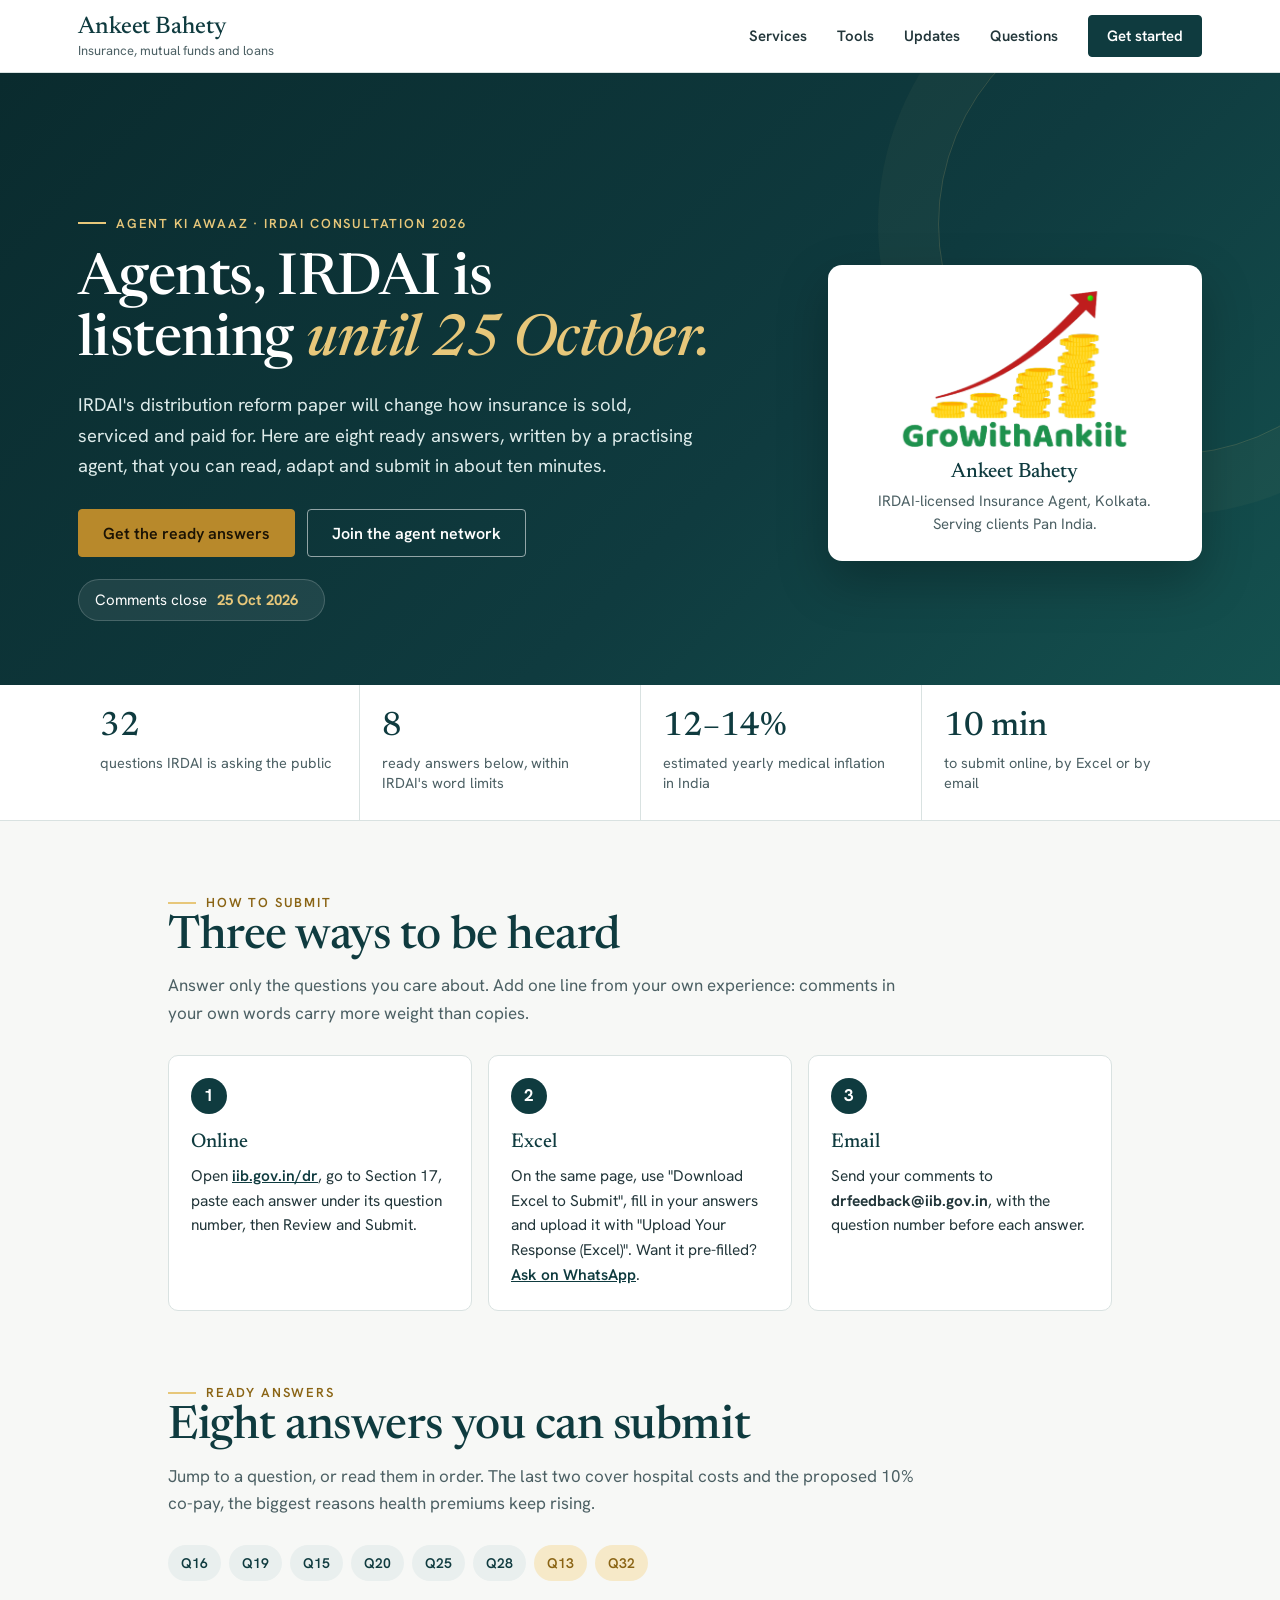
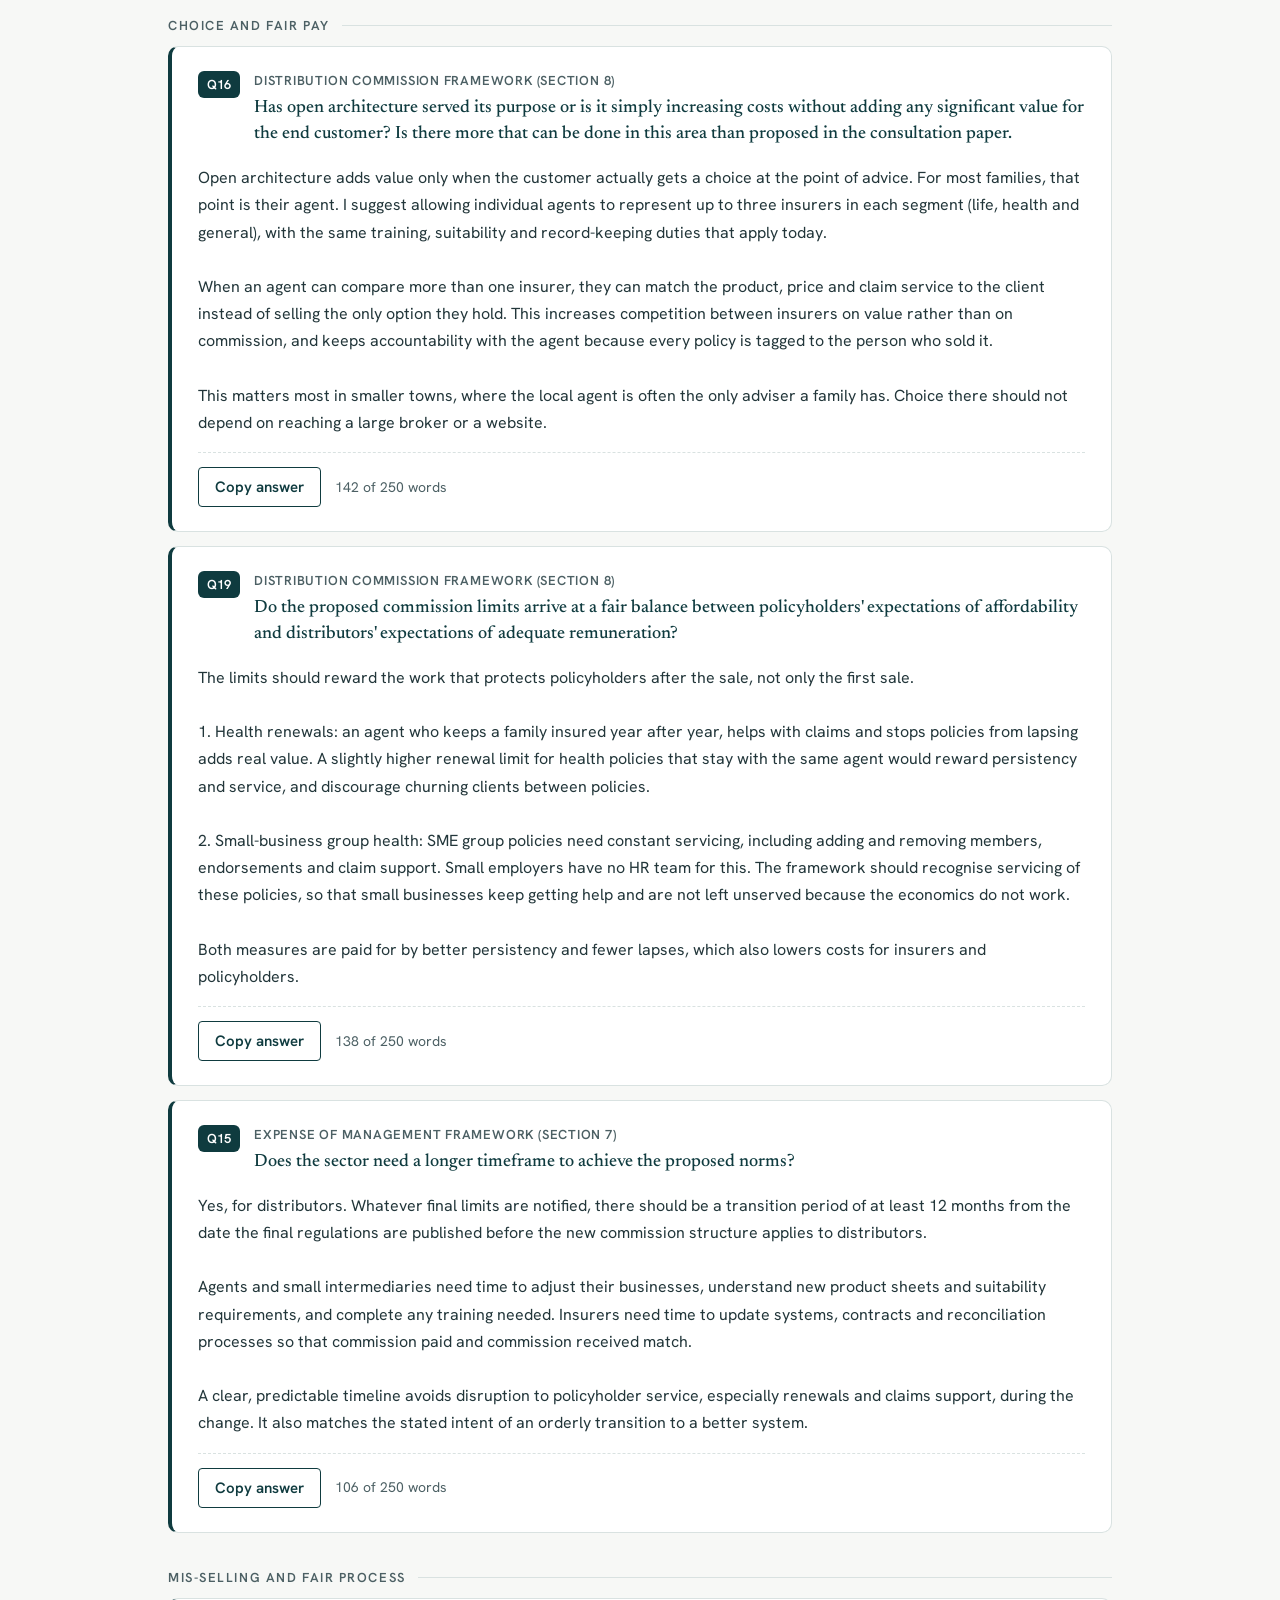
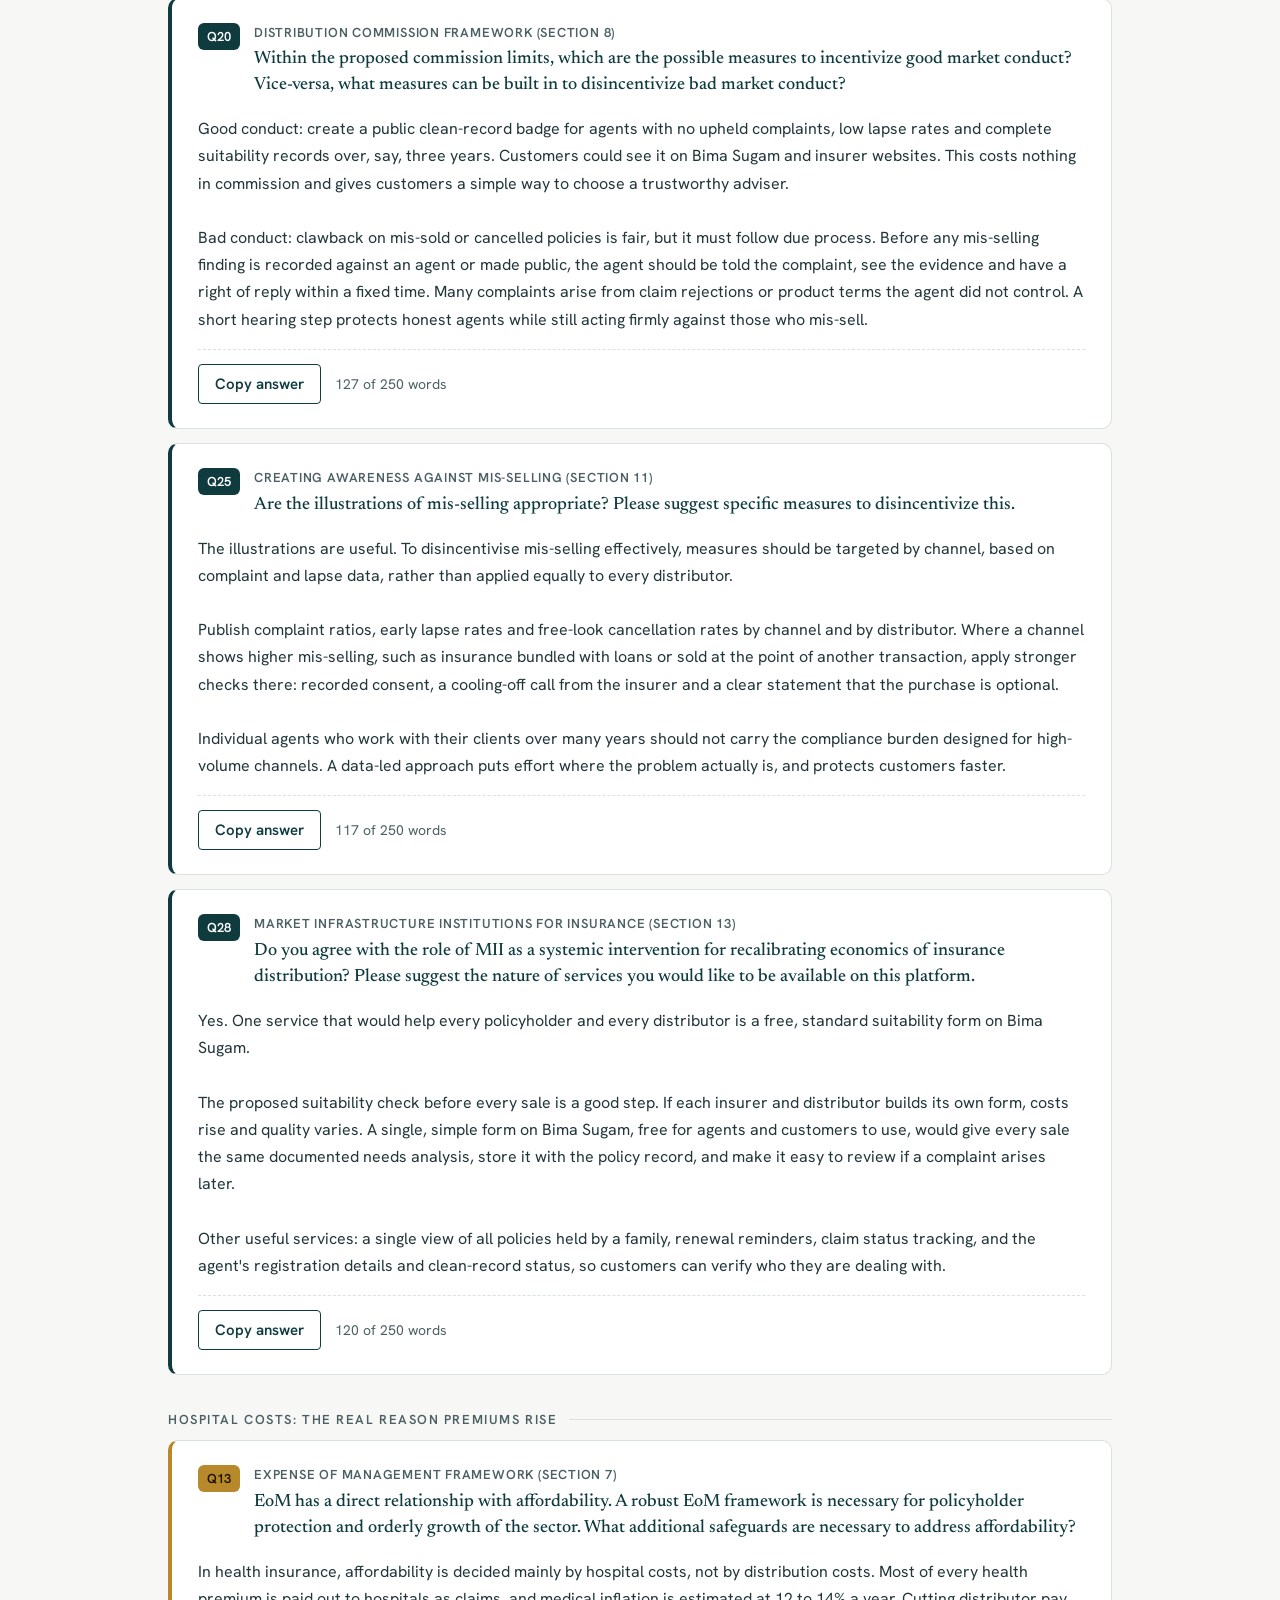
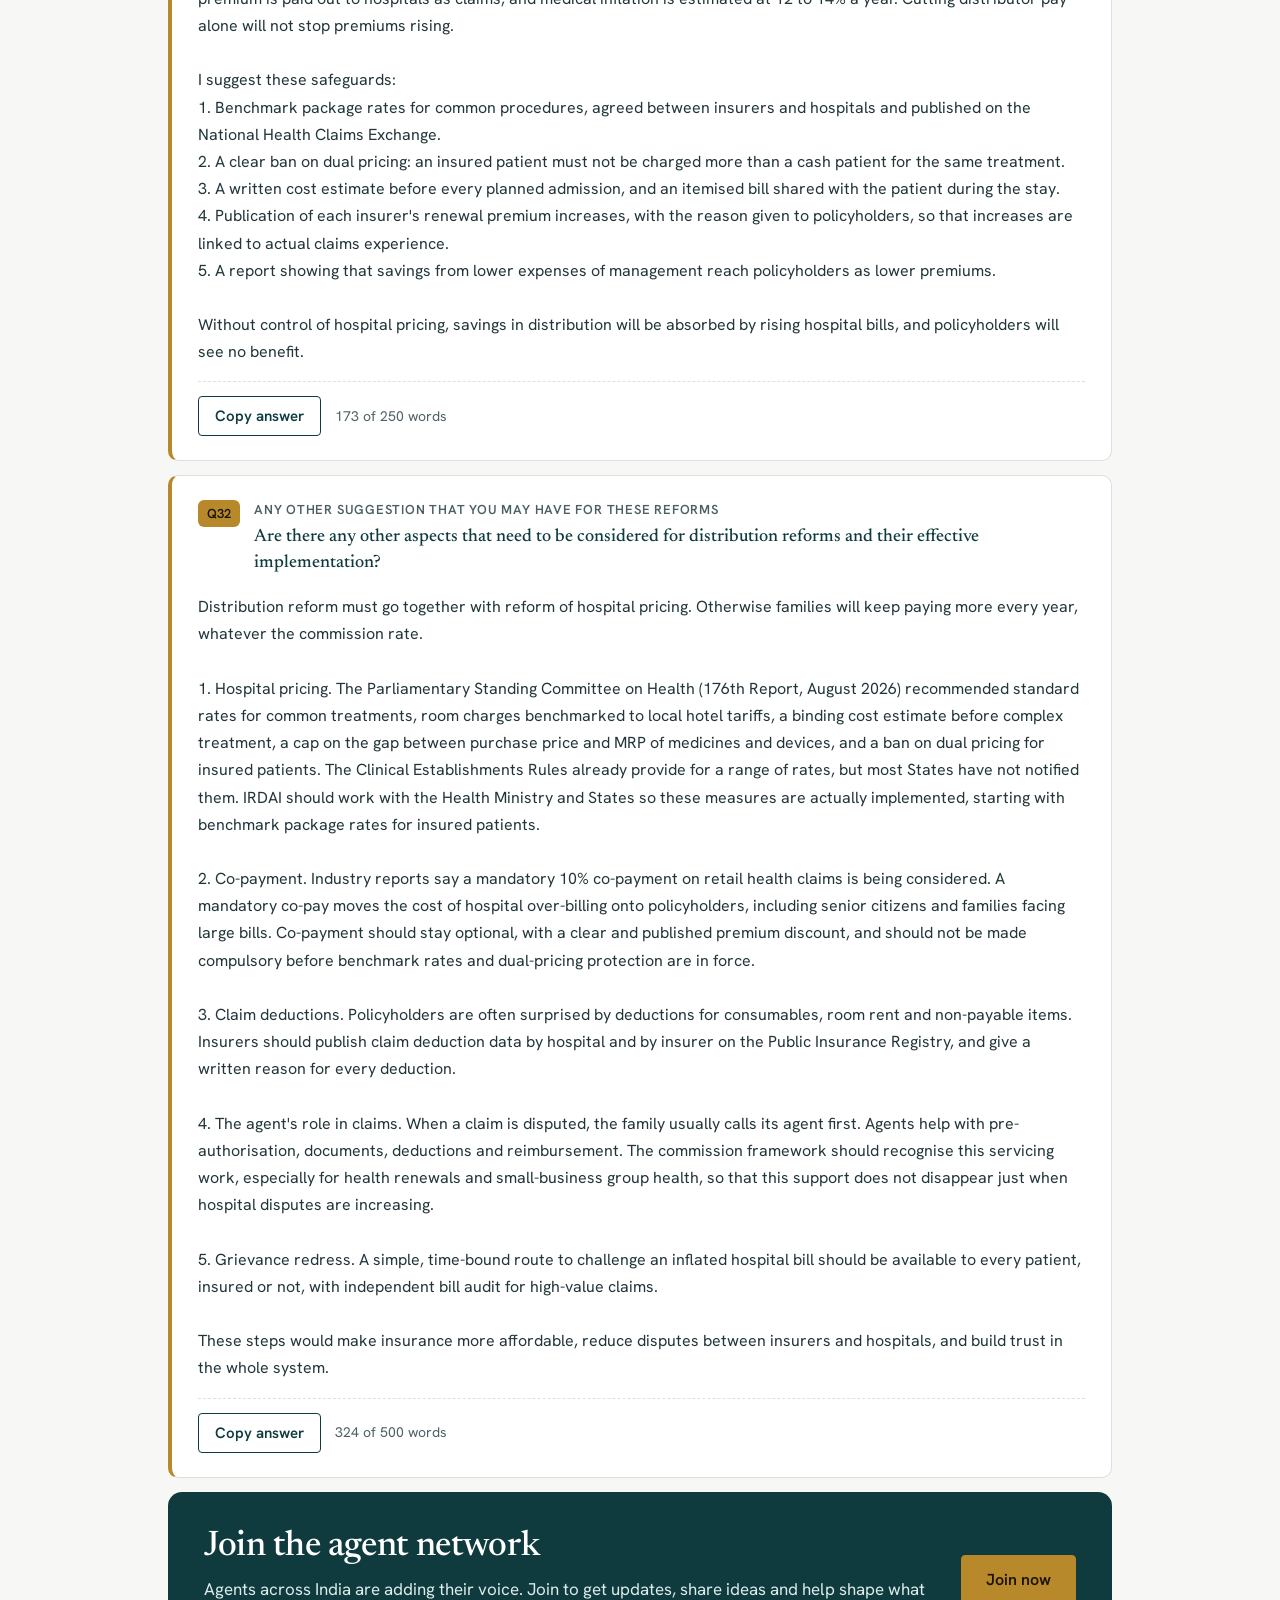
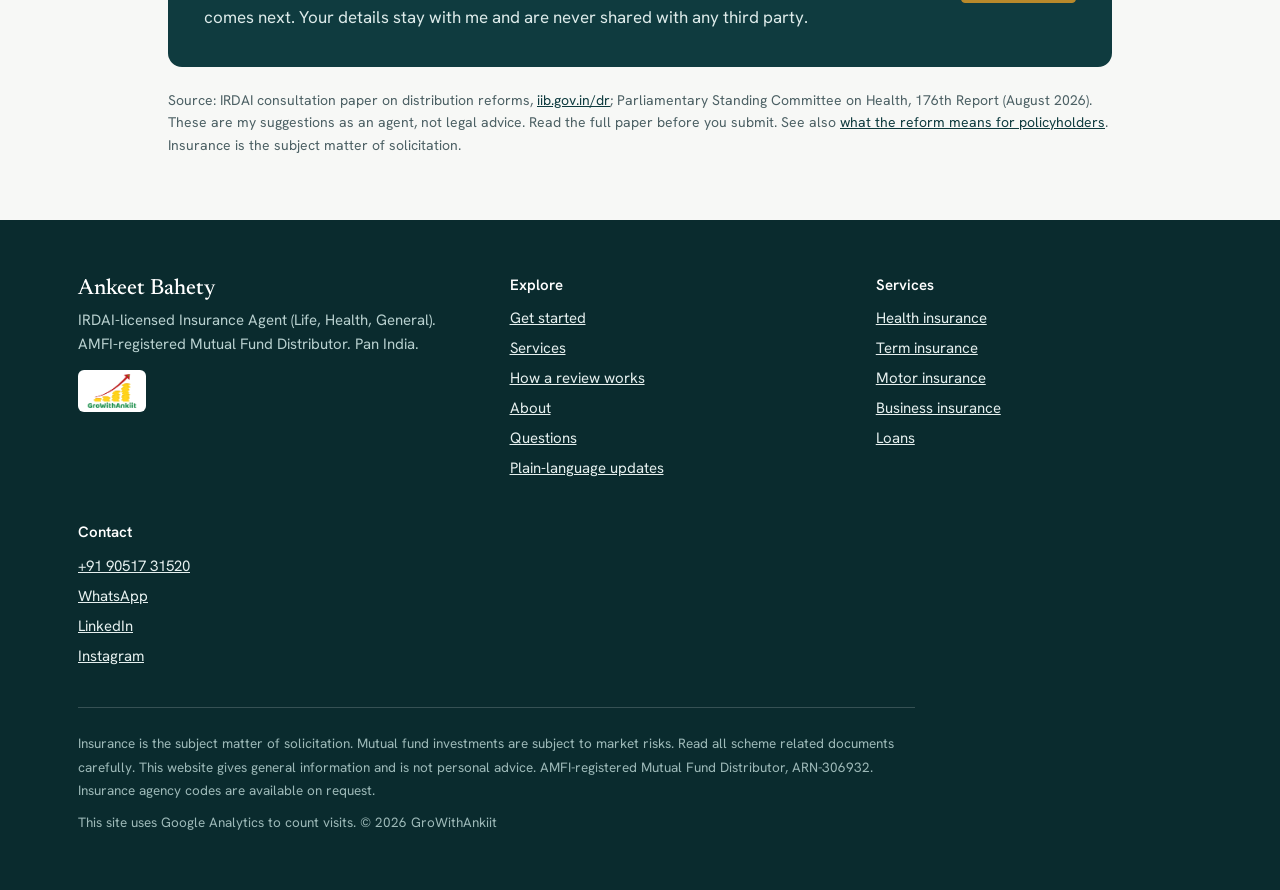
<file: agent-ki-awaaz.html>
<!doctype html>
<html lang="en">
<head>
<script async src="https://www.googletagmanager.com/gtm.js?id=GTM-NTL3VPCF"></script>
<script>
  window.dataLayer = window.dataLayer || [];
  function gtag(){dataLayer.push(arguments);}
  gtag('js', new Date());
</script>

<meta charset="utf-8">
<meta name="viewport" content="width=device-width, initial-scale=1">
<title>Agent Ki Awaaz: send your comments to IRDAI before 25 October | Ankeet Bahety</title>
<meta name="description" content="Ready-to-use answers for insurance agents on IRDAI&#x27;s distribution reform consultation, including hospital costs and the proposed 10% co-pay, plus how to submit before 25 October 2026.">
<link rel="canonical" href="https://ankeetbahety.in/agent-ki-awaaz.html">
<link rel="icon" href="/logo.png">
<meta property="og:title" content="Agent Ki Awaaz: send your comments to IRDAI before 25 October">
<meta property="og:description" content="Ready-to-use answers for insurance agents on IRDAI&#x27;s distribution reform consultation, including hospital costs and the proposed 10% co-pay, plus how to submit before 25 October 2026.">
<meta property="og:image" content="https://ankeetbahety.in/ankeet-about.jpg">
<meta property="og:url" content="https://ankeetbahety.in/agent-ki-awaaz.html">
<meta property="og:type" content="article">
<meta name="twitter:card" content="summary_large_image">
<link rel="preconnect" href="https://fonts.googleapis.com"><link rel="preconnect" href="https://fonts.gstatic.com" crossorigin><link rel="stylesheet" href="https://fonts.googleapis.com/css2?family=Hanken+Grotesk:wght@400;500;600;700&family=Newsreader:opsz,wght@6..72,400;6..72,500;6..72,600&display=swap">
<link rel="stylesheet" href="/pages.css">
<script type="application/ld+json">
{
 "@context": "https://schema.org",
 "@type": "Article",
 "headline": "Agent Ki Awaaz: send your comments to IRDAI before 25 October",
 "description": "Ready-to-use answers for insurance agents on IRDAI's distribution reform consultation, including hospital costs and the proposed 10% co-pay, plus how to submit before 25 October 2026.",
 "datePublished": "2026-10-18",
 "dateModified": "2026-10-18",
 "author": {
  "@type": "Person",
  "name": "Ankeet Bahety",
  "url": "https://ankeetbahety.in/"
 },
 "publisher": {
  "@type": "Person",
  "name": "Ankeet Bahety",
  "url": "https://ankeetbahety.in/"
 },
 "mainEntityOfPage": "https://ankeetbahety.in/agent-ki-awaaz.html",
 "image": "https://ankeetbahety.in/ankeet-about.jpg"
}
</script>
<style>
.aka-hero{background:linear-gradient(135deg,var(--ink-deep),var(--ink) 60%,#14514f);color:#DDEBEA;padding:132px 0 64px;position:relative;overflow:hidden}
.aka-hero:after{content:"";position:absolute;right:-120px;top:-80px;width:460px;height:460px;border-radius:50%;border:1px solid rgba(231,199,122,.18);box-shadow:0 0 0 60px rgba(231,199,122,.04)}
.aka-hero .wrap{display:grid;grid-template-columns:minmax(0,1.5fr) minmax(0,.8fr);gap:48px;align-items:center;position:relative;z-index:1}
.eyebrow{display:inline-flex;gap:10px;align-items:center;font:600 13px/1 var(--sans);letter-spacing:.14em;text-transform:uppercase;color:var(--brass-soft)}
.eyebrow:before{content:"";width:28px;height:2px;background:var(--brass-soft)}
.aka-hero h1{color:#fff;font-size:clamp(2.2rem,5vw,3.6rem);line-height:1.06;margin:18px 0 18px;letter-spacing:-.01em}
.aka-hero h1 em{font-style:italic;color:var(--brass-soft)}
.aka-hero .lede{font-size:1.15rem;line-height:1.65;max-width:34em}
.hero-cta{display:flex;flex-wrap:wrap;gap:12px;margin-top:28px}
.deadline{margin-top:22px;display:inline-flex;gap:10px;align-items:center;background:rgba(255,255,255,.08);border:1px solid rgba(255,255,255,.18);border-radius:999px;padding:8px 16px;font-size:15px;color:#fff}
.deadline b{color:var(--brass-soft)}
.badge{background:var(--white);border-radius:14px;padding:26px;text-align:center;box-shadow:0 20px 50px rgba(0,0,0,.25)}
.badge img{width:100%;max-width:240px;height:auto;display:block;margin:0 auto 14px}
.badge p{color:var(--muted);font-size:15px;line-height:1.5}
.badge strong{display:block;color:var(--ink);font:500 1.3rem/1.2 var(--serif);margin-bottom:4px}
.stats{background:var(--white);border-bottom:1px solid var(--line);padding:0!important;margin:0}
.stats .wrap{display:grid;grid-template-columns:repeat(4,minmax(0,1fr));gap:0}
.stat{padding:26px 22px;border-left:1px solid var(--line)}.stat:first-child{border-left:0}
.stat b{display:block;font:500 2.1rem/1 var(--serif);color:var(--ink);font-variant-numeric:tabular-nums}
.stat span{display:block;margin-top:8px;color:var(--muted);font-size:14.5px;line-height:1.4}
.aka-sec{padding:64px 0}.aka-sec .wrap{max-width:1000px}
.aka-sec h2{margin-bottom:10px}.aka-sec .aka-intro{color:var(--muted);max-width:44em;margin-bottom:28px}
.steps3{display:grid;grid-template-columns:repeat(3,minmax(0,1fr));gap:16px}
.st{background:var(--white);border:1px solid var(--line);border-radius:10px;padding:22px;position:relative}
.st i{font-style:normal;display:inline-flex;width:36px;height:36px;border-radius:50%;background:var(--ink);color:#fff;font-weight:700;align-items:center;justify-content:center;margin-bottom:12px}
.st h3{font-size:1.25rem;margin-bottom:6px}.st p{font-size:15.5px;color:var(--text)}
.st a{font-weight:600}
.chips{display:flex;flex-wrap:wrap;gap:8px;margin:0 0 26px}
.chips a{text-decoration:none;font-size:14px;font-weight:600;padding:7px 13px;border-radius:999px;background:var(--mist);color:var(--ink)}
.chips a.h{background:#F6E9C8;color:var(--brass-dark)}
.grp{margin:38px 0 14px;display:flex;align-items:center;gap:12px;font:600 13px/1 var(--sans);letter-spacing:.12em;text-transform:uppercase;color:var(--muted)}
.grp:after{content:"";flex:1;height:1px;background:var(--line)}
.ans{background:var(--white);border:1px solid var(--line);border-left:4px solid var(--ink);border-radius:10px;padding:24px 26px;margin:14px 0}
.ans.hc{border-left-color:var(--brass)}
.ans .qh{display:flex;gap:14px;align-items:flex-start}
.ans .qn{flex:none;font:600 13px/1 var(--sans);background:var(--ink);color:#fff;border-radius:6px;padding:7px 9px}
.ans.hc .qn{background:var(--brass);color:#1B1304}
.ans .sec2{font-size:13px;letter-spacing:.06em;text-transform:uppercase;color:var(--muted);font-weight:600}
.ans .q{margin-top:4px;font:500 1.12rem/1.45 var(--serif);color:var(--ink)}
.ans .t{white-space:pre-wrap;margin:16px 0 0;font-size:1rem;line-height:1.7;color:var(--text)}
.ans .row{display:flex;flex-wrap:wrap;gap:14px;align-items:center;margin-top:16px;padding-top:14px;border-top:1px dashed var(--line)}
.ans .wc{color:var(--muted);font-size:14px}
.ans button{min-height:40px;padding:6px 16px;font-size:15px}
.join{background:var(--ink);color:#DDEBEA;border-radius:14px;padding:36px;display:grid;grid-template-columns:minmax(0,1.4fr) auto;gap:24px;align-items:center;margin-top:12px}
.join h2{color:#fff;font-size:clamp(1.6rem,3vw,2.2rem)}.join p{margin-top:8px}
.note{font-size:14px;color:var(--muted);margin-top:22px;line-height:1.6}
@media (max-width:860px){.aka-hero{padding:104px 0 44px}.aka-hero .wrap{grid-template-columns:1fr;gap:28px}.badge{display:none}.stats .wrap{grid-template-columns:repeat(2,minmax(0,1fr))}.stat:nth-child(3){border-left:0}.stat{border-top:1px solid var(--line)}.steps3{grid-template-columns:1fr}.join{grid-template-columns:1fr;padding:26px}.aka-sec{padding:44px 0}.ans{padding:20px 18px}}
</style>
</head>
<body>
<header class="top">
  <div class="wrap">
    <a class="mark" href="/" aria-label="Ankeet Bahety, home">
      <b>Ankeet Bahety</b>
      <span>Insurance, mutual funds and loans</span>
    </a>
    <nav class="nav" aria-label="Main">
      <a class="l" href="/#services">Services</a>
      <a class="l" href="/#tools">Tools</a>
      <a class="l" href="/updates.html">Updates</a>
      <a class="l" href="/#questions">Questions</a>
      <a class="btn btn-ink" href="/#start">Get started</a>
    </nav>
  </div>
</header>
<section class="aka-hero"><div class="wrap">
<div>
<span class="eyebrow">Agent Ki Awaaz · IRDAI consultation 2026</span>
<h1>Agents, IRDAI is listening <em>until 25 October.</em></h1>
<p class="lede">IRDAI's distribution reform paper will change how insurance is sold, serviced and paid for. Here are eight ready answers, written by a practising agent, that you can read, adapt and submit in about ten minutes.</p>
<div class="hero-cta"><a class="btn btn-primary" href="#answers">Get the ready answers</a><a class="btn btn-outline" href="https://forms.gle/mAgKf4HdY831nx5E8" target="_blank" rel="noopener">Join the agent network</a></div>
<div class="deadline">Comments close <b>25 Oct 2026</b><span id="daysleft"></span></div>
</div>
<div class="badge"><img src="/logo.png" alt="GroWithAnkiit" width="330" height="215"><strong>Ankeet Bahety</strong><p>IRDAI-licensed Insurance Agent, Kolkata. Serving clients Pan India.</p></div>
</div></section>
<section class="stats"><div class="wrap">
<div class="stat"><b>32</b><span>questions IRDAI is asking the public</span></div>
<div class="stat"><b>8</b><span>ready answers below, within IRDAI's word limits</span></div>
<div class="stat"><b>12–14%</b><span>estimated yearly medical inflation in India</span></div>
<div class="stat"><b>10 min</b><span>to submit online, by Excel or by email</span></div>
</div></section>
<section class="aka-sec"><div class="wrap">
<span class="eyebrow" style="color:var(--brass-dark)">How to submit</span>
<h2>Three ways to be heard</h2>
<p class="aka-intro">Answer only the questions you care about. Add one line from your own experience: comments in your own words carry more weight than copies.</p>
<div class="steps3">
<div class="st"><i>1</i><h3>Online</h3><p>Open <a href="https://iib.gov.in/dr" target="_blank" rel="noopener">iib.gov.in/dr</a>, go to Section 17, paste each answer under its question number, then Review and Submit.</p></div>
<div class="st"><i>2</i><h3>Excel</h3><p>On the same page, use "Download Excel to Submit", fill in your answers and upload it with "Upload Your Response (Excel)". Want it pre-filled? <a href="https://wa.me/919051731520?text=Please%20send%20me%20the%20Agent%20Ki%20Awaaz%20Excel" target="_blank" rel="noopener">Ask on WhatsApp</a>.</p></div>
<div class="st"><i>3</i><h3>Email</h3><p>Send your comments to <strong>drfeedback@iib.gov.in</strong>, with the question number before each answer.</p></div>
</div>
</div></section>
<section class="aka-sec" id="answers" style="padding-top:0"><div class="wrap">
<span class="eyebrow" style="color:var(--brass-dark)">Ready answers</span>
<h2>Eight answers you can submit</h2>
<p class="aka-intro">Jump to a question, or read them in order. The last two cover hospital costs and the proposed 10% co-pay, the biggest reasons health premiums keep rising.</p>
<div class="chips"><a href="#q16" class="">Q16</a><a href="#q19" class="">Q19</a><a href="#q15" class="">Q15</a><a href="#q20" class="">Q20</a><a href="#q25" class="">Q25</a><a href="#q28" class="">Q28</a><a href="#q13" class="h">Q13</a><a href="#q32" class="h">Q32</a></div>
<div class="grp">Choice and fair pay</div><article class="ans " id="q16"><div class="qh"><span class="qn">Q16</span><div><div class="sec2">Distribution Commission Framework (Section 8)</div><div class="q">Has open architecture served its purpose or is it simply increasing costs without adding any significant value for the end customer? Is there more that can be done in this area than proposed in the consultation paper.</div></div></div>
<p class="t">Open architecture adds value only when the customer actually gets a choice at the point of advice. For most families, that point is their agent. I suggest allowing individual agents to represent up to three insurers in each segment (life, health and general), with the same training, suitability and record-keeping duties that apply today.

When an agent can compare more than one insurer, they can match the product, price and claim service to the client instead of selling the only option they hold. This increases competition between insurers on value rather than on commission, and keeps accountability with the agent because every policy is tagged to the person who sold it.

This matters most in smaller towns, where the local agent is often the only adviser a family has. Choice there should not depend on reaching a large broker or a website.</p>
<div class="row"><button class="btn btn-line" type="button" data-copy="q16">Copy answer</button><span class="wc">142 of 250 words</span></div></article><article class="ans " id="q19"><div class="qh"><span class="qn">Q19</span><div><div class="sec2">Distribution Commission Framework (Section 8)</div><div class="q">Do the proposed commission limits arrive at a fair balance between policyholders&#x27; expectations of affordability and distributors&#x27; expectations of adequate remuneration?</div></div></div>
<p class="t">The limits should reward the work that protects policyholders after the sale, not only the first sale.

1. Health renewals: an agent who keeps a family insured year after year, helps with claims and stops policies from lapsing adds real value. A slightly higher renewal limit for health policies that stay with the same agent would reward persistency and service, and discourage churning clients between policies.

2. Small-business group health: SME group policies need constant servicing, including adding and removing members, endorsements and claim support. Small employers have no HR team for this. The framework should recognise servicing of these policies, so that small businesses keep getting help and are not left unserved because the economics do not work.

Both measures are paid for by better persistency and fewer lapses, which also lowers costs for insurers and policyholders.</p>
<div class="row"><button class="btn btn-line" type="button" data-copy="q19">Copy answer</button><span class="wc">138 of 250 words</span></div></article><article class="ans " id="q15"><div class="qh"><span class="qn">Q15</span><div><div class="sec2">Expense of Management Framework (Section 7)</div><div class="q">Does the sector need a longer timeframe to achieve the proposed norms?</div></div></div>
<p class="t">Yes, for distributors. Whatever final limits are notified, there should be a transition period of at least 12 months from the date the final regulations are published before the new commission structure applies to distributors.

Agents and small intermediaries need time to adjust their businesses, understand new product sheets and suitability requirements, and complete any training needed. Insurers need time to update systems, contracts and reconciliation processes so that commission paid and commission received match.

A clear, predictable timeline avoids disruption to policyholder service, especially renewals and claims support, during the change. It also matches the stated intent of an orderly transition to a better system.</p>
<div class="row"><button class="btn btn-line" type="button" data-copy="q15">Copy answer</button><span class="wc">106 of 250 words</span></div></article><div class="grp">Mis-selling and fair process</div><article class="ans " id="q20"><div class="qh"><span class="qn">Q20</span><div><div class="sec2">Distribution Commission Framework (Section 8)</div><div class="q">Within the proposed commission limits, which are the possible measures to incentivize good market conduct? Vice-versa, what measures can be built in to disincentivize bad market conduct?</div></div></div>
<p class="t">Good conduct: create a public clean-record badge for agents with no upheld complaints, low lapse rates and complete suitability records over, say, three years. Customers could see it on Bima Sugam and insurer websites. This costs nothing in commission and gives customers a simple way to choose a trustworthy adviser.

Bad conduct: clawback on mis-sold or cancelled policies is fair, but it must follow due process. Before any mis-selling finding is recorded against an agent or made public, the agent should be told the complaint, see the evidence and have a right of reply within a fixed time. Many complaints arise from claim rejections or product terms the agent did not control. A short hearing step protects honest agents while still acting firmly against those who mis-sell.</p>
<div class="row"><button class="btn btn-line" type="button" data-copy="q20">Copy answer</button><span class="wc">127 of 250 words</span></div></article><article class="ans " id="q25"><div class="qh"><span class="qn">Q25</span><div><div class="sec2">Creating awareness against Mis-selling (Section 11)</div><div class="q">Are the illustrations of mis-selling appropriate? Please suggest specific measures to disincentivize this.</div></div></div>
<p class="t">The illustrations are useful. To disincentivise mis-selling effectively, measures should be targeted by channel, based on complaint and lapse data, rather than applied equally to every distributor.

Publish complaint ratios, early lapse rates and free-look cancellation rates by channel and by distributor. Where a channel shows higher mis-selling, such as insurance bundled with loans or sold at the point of another transaction, apply stronger checks there: recorded consent, a cooling-off call from the insurer and a clear statement that the purchase is optional.

Individual agents who work with their clients over many years should not carry the compliance burden designed for high-volume channels. A data-led approach puts effort where the problem actually is, and protects customers faster.</p>
<div class="row"><button class="btn btn-line" type="button" data-copy="q25">Copy answer</button><span class="wc">117 of 250 words</span></div></article><article class="ans " id="q28"><div class="qh"><span class="qn">Q28</span><div><div class="sec2">Market Infrastructure Institutions for Insurance (Section 13)</div><div class="q">Do you agree with the role of MII as a systemic intervention for recalibrating economics of insurance distribution? Please suggest the nature of services you would like to be available on this platform.</div></div></div>
<p class="t">Yes. One service that would help every policyholder and every distributor is a free, standard suitability form on Bima Sugam.

The proposed suitability check before every sale is a good step. If each insurer and distributor builds its own form, costs rise and quality varies. A single, simple form on Bima Sugam, free for agents and customers to use, would give every sale the same documented needs analysis, store it with the policy record, and make it easy to review if a complaint arises later.

Other useful services: a single view of all policies held by a family, renewal reminders, claim status tracking, and the agent&#x27;s registration details and clean-record status, so customers can verify who they are dealing with.</p>
<div class="row"><button class="btn btn-line" type="button" data-copy="q28">Copy answer</button><span class="wc">120 of 250 words</span></div></article><div class="grp">Hospital costs: the real reason premiums rise</div><article class="ans hc" id="q13"><div class="qh"><span class="qn">Q13</span><div><div class="sec2">Expense of Management Framework (Section 7)</div><div class="q">EoM has a direct relationship with affordability. A robust EoM framework is necessary for policyholder protection and orderly growth of the sector. What additional safeguards are necessary to address affordability?</div></div></div>
<p class="t">In health insurance, affordability is decided mainly by hospital costs, not by distribution costs. Most of every health premium is paid out to hospitals as claims, and medical inflation is estimated at 12 to 14% a year. Cutting distributor pay alone will not stop premiums rising.

I suggest these safeguards:
1. Benchmark package rates for common procedures, agreed between insurers and hospitals and published on the National Health Claims Exchange.
2. A clear ban on dual pricing: an insured patient must not be charged more than a cash patient for the same treatment.
3. A written cost estimate before every planned admission, and an itemised bill shared with the patient during the stay.
4. Publication of each insurer&#x27;s renewal premium increases, with the reason given to policyholders, so that increases are linked to actual claims experience.
5. A report showing that savings from lower expenses of management reach policyholders as lower premiums.

Without control of hospital pricing, savings in distribution will be absorbed by rising hospital bills, and policyholders will see no benefit.</p>
<div class="row"><button class="btn btn-line" type="button" data-copy="q13">Copy answer</button><span class="wc">173 of 250 words</span></div></article><article class="ans hc" id="q32"><div class="qh"><span class="qn">Q32</span><div><div class="sec2">Any other suggestion that you may have for these reforms</div><div class="q">Are there any other aspects that need to be considered for distribution reforms and their effective implementation?</div></div></div>
<p class="t">Distribution reform must go together with reform of hospital pricing. Otherwise families will keep paying more every year, whatever the commission rate.

1. Hospital pricing. The Parliamentary Standing Committee on Health (176th Report, August 2026) recommended standard rates for common treatments, room charges benchmarked to local hotel tariffs, a binding cost estimate before complex treatment, a cap on the gap between purchase price and MRP of medicines and devices, and a ban on dual pricing for insured patients. The Clinical Establishments Rules already provide for a range of rates, but most States have not notified them. IRDAI should work with the Health Ministry and States so these measures are actually implemented, starting with benchmark package rates for insured patients.

2. Co-payment. Industry reports say a mandatory 10% co-payment on retail health claims is being considered. A mandatory co-pay moves the cost of hospital over-billing onto policyholders, including senior citizens and families facing large bills. Co-payment should stay optional, with a clear and published premium discount, and should not be made compulsory before benchmark rates and dual-pricing protection are in force.

3. Claim deductions. Policyholders are often surprised by deductions for consumables, room rent and non-payable items. Insurers should publish claim deduction data by hospital and by insurer on the Public Insurance Registry, and give a written reason for every deduction.

4. The agent&#x27;s role in claims. When a claim is disputed, the family usually calls its agent first. Agents help with pre-authorisation, documents, deductions and reimbursement. The commission framework should recognise this servicing work, especially for health renewals and small-business group health, so that this support does not disappear just when hospital disputes are increasing.

5. Grievance redress. A simple, time-bound route to challenge an inflated hospital bill should be available to every patient, insured or not, with independent bill audit for high-value claims.

These steps would make insurance more affordable, reduce disputes between insurers and hospitals, and build trust in the whole system.</p>
<div class="row"><button class="btn btn-line" type="button" data-copy="q32">Copy answer</button><span class="wc">324 of 500 words</span></div></article>
<div class="join"><div><h2>Join the agent network</h2><p>Agents across India are adding their voice. Join to get updates, share ideas and help shape what comes next. Your details stay with me and are never shared with any third party.</p></div><a class="btn btn-primary" href="https://forms.gle/mAgKf4HdY831nx5E8" target="_blank" rel="noopener">Join now</a></div>
<p class="note">Source: IRDAI consultation paper on distribution reforms, <a href="https://iib.gov.in/dr" target="_blank" rel="noopener">iib.gov.in/dr</a>; Parliamentary Standing Committee on Health, 176th Report (August 2026). These are my suggestions as an agent, not legal advice. Read the full paper before you submit. See also <a href="/irdai-distribution-reform-2026.html">what the reform means for policyholders</a>. Insurance is the subject matter of solicitation.</p>
</div></section>

<footer class="foot">
  <div class="wrap">
    <div class="grid">
      <div>
        <b>Ankeet Bahety</b>
        <p>IRDAI-licensed Insurance Agent (Life, Health, General). AMFI-registered Mutual Fund Distributor. Pan India.</p>
        <div class="chip"><img src="logo.png" alt="GroWithAnkiit" width="330" height="215"></div>
      </div>
      <div>
        <h4>Explore</h4>
        <ul><li><a href="/#start">Get started</a></li><li><a href="/#services">Services</a></li><li><a href="/#how">How a review works</a></li><li><a href="/#about">About</a></li><li><a href="/#questions">Questions</a></li><li><a href="/updates.html">Plain-language updates</a></li></ul>
      </div>
      <div>
        <h4>Services</h4>
        <ul><li><a href="/health-insurance.html">Health insurance</a></li><li><a href="/term-insurance.html">Term insurance</a></li><li><a href="/motor-insurance.html">Motor insurance</a></li><li><a href="/business-insurance.html">Business insurance</a></li><li><a href="/loans.html">Loans</a></li></ul>
      </div>
      <div>
        <h4>Contact</h4>
        <ul><li><a href="tel:+919051731520">+91 90517 31520</a></li><li><a id="wa3" href="https://wa.me/919051731520">WhatsApp</a></li><li><a href="https://www.linkedin.com/in/ankeetbahety/">LinkedIn</a></li><li><a href="https://www.instagram.com/growithankiit/">Instagram</a></li></ul>
      </div>
    </div>
    <div class="legal">
      <p>Insurance is the subject matter of solicitation. Mutual fund investments are subject to market risks. Read all scheme related documents carefully. This website gives general information and is not personal advice. AMFI-registered Mutual Fund Distributor, ARN-306932. Insurance agency codes are available on request.</p>
      <p>This site uses Google Analytics to count visits. &copy; 2026 GroWithAnkiit</p>
    </div>
  </div>
</footer>
<div class="bar" aria-label="Quick contact">
  <a class="btn btn-ink" href="tel:+919051731520">Call</a>
  <a class="btn btn-primary" href="https://wa.me/919051731520?text=Hi%20Ankeet%2C%20I%27d%20like%20a%20free%20policy%20review.">WhatsApp</a>
</div>
<script>
(function(){
  var user='insurance', host='ankeetbahety.in';
  var addr=[user,host].join(String.fromCharCode(64));
  ['em1','em2'].forEach(function(id){
    var el=document.getElementById(id); if(!el) return;
    el.href='mailto:'+addr;
    var s=el.querySelector('strong');
    if(s){ s.textContent=addr; } else { el.textContent=addr; }
  });
})();
</script>
<script>
document.querySelectorAll('[data-copy]').forEach(function(b){b.addEventListener('click',function(){
var t=document.querySelector('#'+b.dataset.copy+' .t');var done=function(){b.textContent='Copied';setTimeout(function(){b.textContent='Copy answer'},1800)};
if(navigator.clipboard){navigator.clipboard.writeText(t.textContent).then(done,function(){sel(t)})}else sel(t);});});
function sel(el){var r=document.createRange();r.selectNodeContents(el);var s=getSelection();s.removeAllRanges();s.addRange(r);}
(function(){var d=Math.floor((new Date('2026-10-25T23:59:59+05:30')-new Date())/864e5);var el=document.getElementById('daysleft');if(el&&d>0)el.textContent=' · '+d+(d==1?' day':' days')+' left';})();
</script>
</body>
</html>
</file>
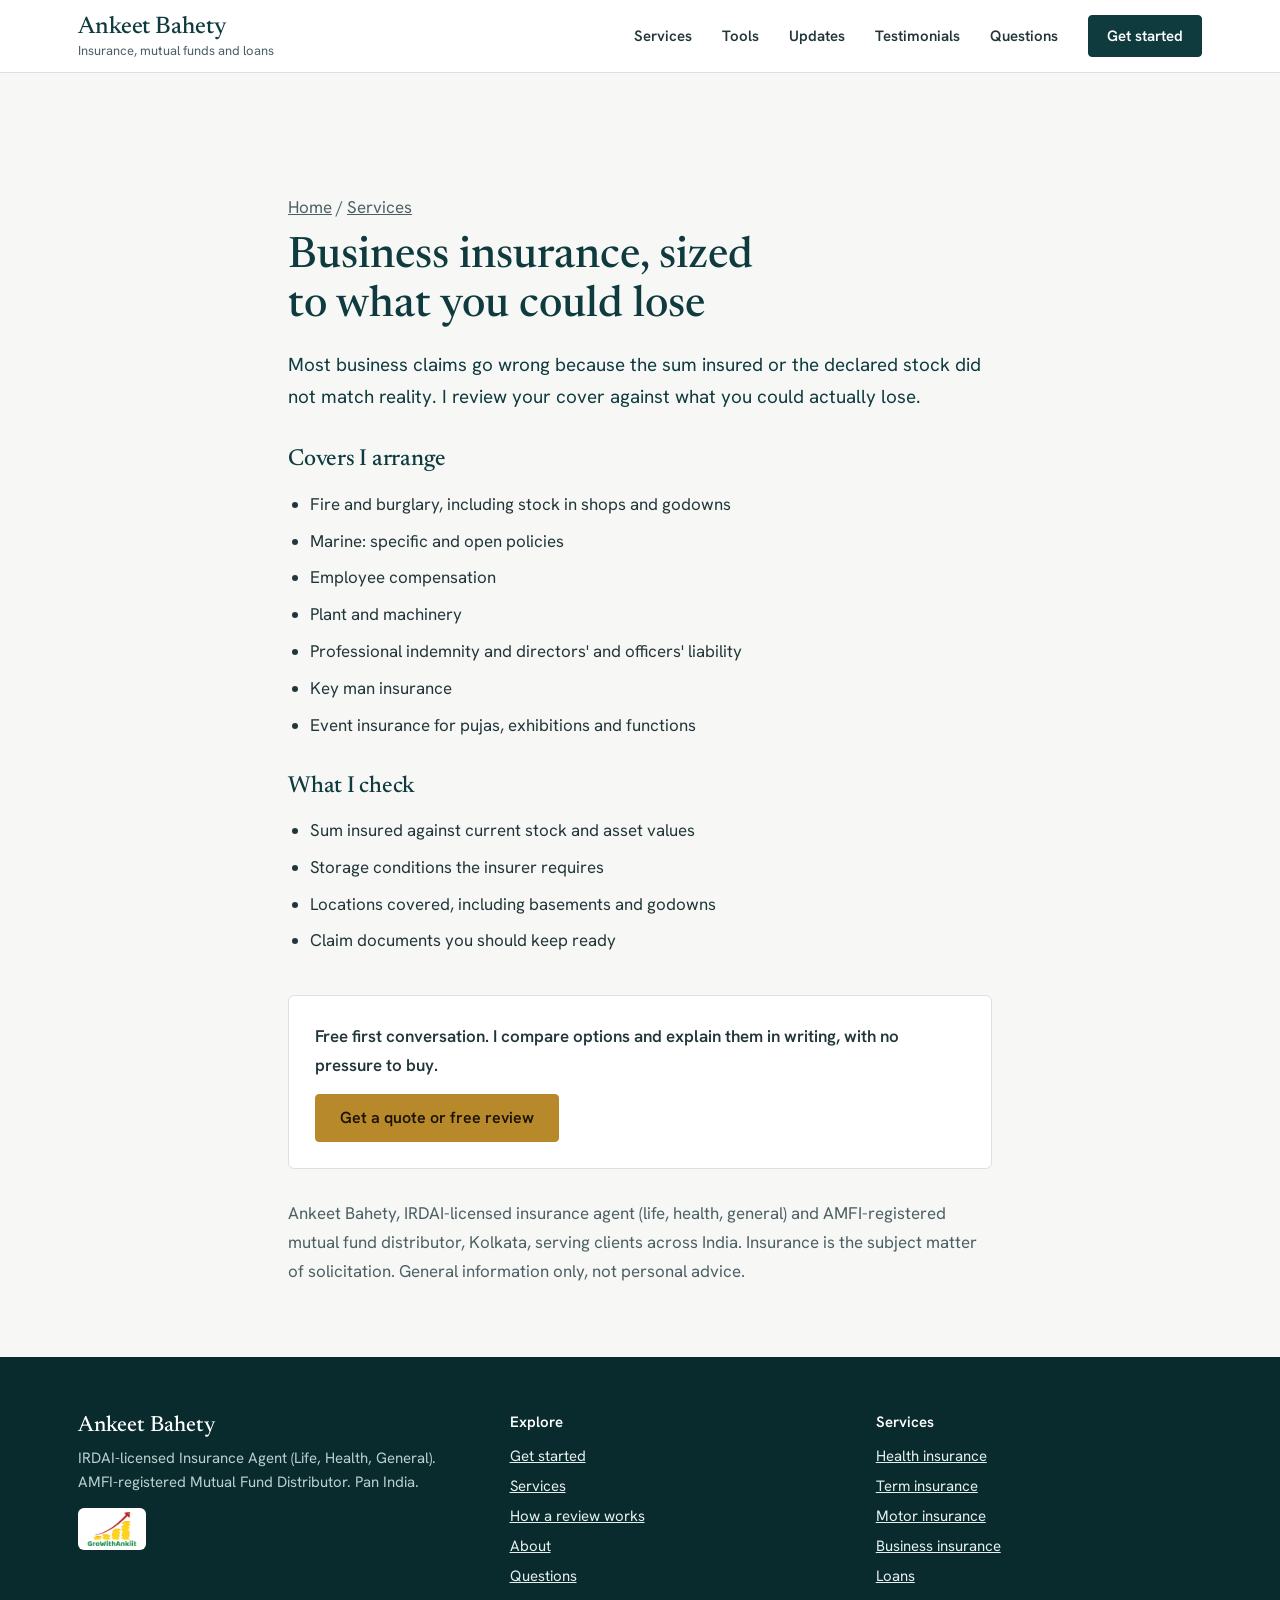
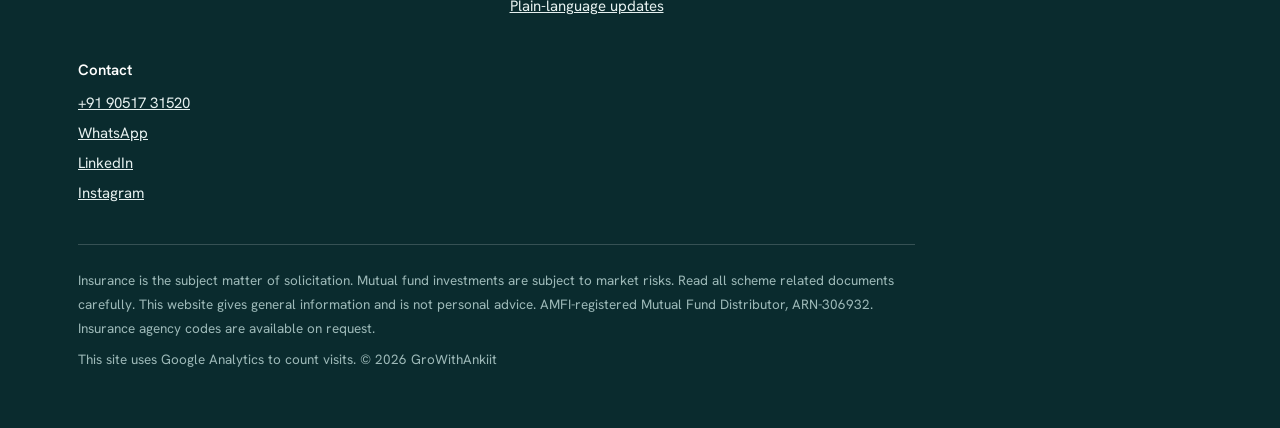
<file: business-insurance.html>
<!doctype html>
<html lang="en">
<head>
<script async src="https://www.googletagmanager.com/gtm.js?id=GTM-NTL3VPCF"></script>
<script>
  window.dataLayer = window.dataLayer || [];
  function gtag(){dataLayer.push(arguments);}
  gtag('js', new Date());
</script>

<meta charset="utf-8">
<meta name="viewport" content="width=device-width, initial-scale=1">
<title>Business insurance for shops, offices and factories | Ankeet Bahety</title>
<meta name="description" content="Fire, burglary, stock, marine, employee compensation, liability and event insurance for shops, offices and factories, reviewed against what you could actually lose.">
<link rel="canonical" href="https://ankeetbahety.in/business-insurance.html">
<link rel="icon" href="/logo.png">
<meta property="og:title" content="Business insurance for shops, offices and factories">
<meta property="og:description" content="Fire, burglary, stock, marine, employee compensation, liability and event insurance for shops, offices and factories, reviewed against what you could actually lose.">
<meta property="og:image" content="https://ankeetbahety.in/ankeet-about.jpg">
<meta property="og:url" content="https://ankeetbahety.in/business-insurance.html">
<meta property="og:type" content="article">
<meta name="twitter:card" content="summary_large_image">
<link rel="preconnect" href="https://fonts.googleapis.com"><link rel="preconnect" href="https://fonts.gstatic.com" crossorigin><link rel="stylesheet" href="https://fonts.googleapis.com/css2?family=Hanken+Grotesk:wght@400;500;600;700&family=Newsreader:opsz,wght@6..72,400;6..72,500;6..72,600&display=swap">
<style>
:root{
  --ink:#0F3B3F;
  --ink-deep:#0A2B2E;
  --paper:#F7F8F6;
  --white:#FFFFFF;
  --text:#22363A;
  --muted:#4C6064;
  --line:#D9E2E1;
  --mist:#E9EFEE;
  --brass:#B8892B;
  --brass-dark:#8A6414;
  --brass-soft:#E7C77A;
  --serif:'Newsreader',Georgia,'Times New Roman',serif;
  --sans:'Hanken Grotesk',system-ui,-apple-system,'Segoe UI',sans-serif;
}
*{box-sizing:border-box}
html{scroll-behavior:smooth;scroll-padding-top:84px}
body{margin:0;background:var(--paper);color:var(--text);font-family:var(--sans);font-size:17px;line-height:1.6;-webkit-font-smoothing:antialiased}
img{max-width:100%}
a{color:var(--ink)}
a:hover{color:var(--brass-dark)}
:focus-visible{outline:3px solid var(--brass);outline-offset:3px;border-radius:2px}
.wrap{max-width:1180px;margin:0 auto;padding:0 28px}
h1,h2,h3{font-family:var(--serif);font-weight:500;color:var(--ink);margin:0;text-wrap:balance}
h2{font-size:clamp(2rem,3.6vw,2.9rem);line-height:1.1;letter-spacing:-0.01em}
p{margin:0}

/* buttons */
.btn{display:inline-flex;align-items:center;justify-content:center;gap:10px;min-height:48px;padding:12px 24px;border-radius:4px;font:600 16px/1.2 var(--sans);text-decoration:none;border:1.5px solid transparent;cursor:pointer;transition:background .15s,color .15s,border-color .15s}
.btn-primary{background:var(--brass);color:#1B1304;border-color:var(--brass)}
.btn-primary:hover{background:#C99A38;color:#1B1304}
.btn-outline{background:transparent;color:var(--white);border-color:rgba(255,255,255,.55)}
.btn-outline:hover{background:rgba(255,255,255,.1);color:var(--white)}
.btn-ink{background:var(--ink);color:var(--white);border-color:var(--ink)}
.btn-ink:hover{background:var(--ink-deep);color:var(--white)}
.btn-line{background:transparent;color:var(--ink);border-color:var(--ink)}
.btn-line:hover{background:var(--ink);color:var(--white)}
.btn svg{width:20px;height:20px;flex:none}

/* header */
.top{background:var(--white);border-bottom:1px solid var(--line);position:sticky;top:0;z-index:20}
.top .wrap{display:flex;align-items:center;justify-content:space-between;gap:20px;min-height:72px}
.mark{display:flex;flex-direction:column;text-decoration:none;line-height:1.1}
.mark b{font:500 24px/1.1 var(--serif);color:var(--ink);letter-spacing:-0.005em}
.mark span{font-size:13px;color:var(--muted);margin-top:3px}
.nav{display:flex;align-items:center;gap:30px}
.nav a.l{font-weight:600;font-size:15px;text-decoration:none;color:var(--text);padding:10px 0}
.nav a.l:hover{color:var(--brass-dark)}
.nav .btn{min-height:42px;padding:8px 18px;font-size:15px}

/* hero */
.hero{background:var(--ink);color:var(--white);position:relative;overflow:hidden}
.hero .wrap{display:grid;grid-template-columns:minmax(0,1.15fr) minmax(0,.85fr);gap:48px;align-items:end;padding-top:76px}
.hero-copy{padding-bottom:84px}
.hero h1{color:var(--white);font-size:clamp(2.5rem,5vw,4.1rem);line-height:1.04;letter-spacing:-0.018em;font-weight:500;max-width:15em}
.hero .lede{margin-top:24px;font-size:19px;line-height:1.6;color:#D6E6E5;max-width:33em}
.hero .acts{margin-top:34px;display:flex;flex-wrap:wrap;gap:14px}
.hero .fine{margin-top:26px;font-size:13.5px;color:#A9C4C3}
.hero-art{position:relative;align-self:end;min-height:560px;display:flex;justify-content:center}
.hero-art::before{content:"";position:absolute;left:6%;right:6%;bottom:0;top:36px;border:1px solid rgba(231,199,122,.45);border-bottom:0;border-radius:200px 200px 0 0}
.hero-art img{position:relative;display:block;height:560px;width:auto;max-width:100%;object-fit:contain;object-position:bottom}

/* reach card (the memorable element) */
.reach{position:relative;z-index:2;background:var(--white);color:var(--text);border-radius:6px;box-shadow:0 18px 40px rgba(5,25,27,.28);margin-top:-52px}
.reach .wrap{display:grid;grid-template-columns:1fr .85fr 1.45fr 1fr;padding:0}
.reach a{display:flex;flex-direction:column;gap:3px;padding:22px 26px;text-decoration:none;color:var(--text);border-left:1px solid var(--line);transition:background .15s}
.reach a:first-child{border-left:0}
.reach a:hover{background:var(--mist);color:var(--text)}
.reach small{font-size:13px;color:var(--muted);font-weight:500}
.reach strong{font:500 20px/1.25 var(--serif);color:var(--ink);overflow-wrap:anywhere}
.reach-shell{max-width:1180px;margin:0 auto;padding:0 28px;position:relative;z-index:3}

/* sections */
section{padding:92px 0 0}
.intro{display:grid;grid-template-columns:minmax(0,.9fr) minmax(0,1.1fr);gap:56px;align-items:start}
.intro p.sub{color:var(--muted);max-width:34em;font-size:18px}

/* services index */
.svc{margin-top:48px;border-top:1.5px solid var(--ink)}
.svc-row{display:grid;grid-template-columns:minmax(0,.8fr) minmax(0,1.2fr);gap:20px 56px;padding:30px 0;border-bottom:1px solid var(--line)}
.svc-row h3{font-size:clamp(1.5rem,2.4vw,1.95rem);line-height:1.15}
.svc-row .what{color:var(--text);max-width:36em}
.svc-row ul{margin:14px 0 0;padding:0;list-style:none;columns:2;column-gap:36px;color:var(--muted);font-size:15.5px}
.svc-row li{position:relative;padding:3px 0 3px 18px;break-inside:avoid}
.svc-row li::before{content:"";position:absolute;left:0;top:.95em;width:7px;height:1.5px;background:var(--brass)}

/* process */
.proc{background:var(--ink-deep);color:var(--white);margin-top:92px;padding:84px 0}
.proc h2{color:var(--white)}
.steps{margin-top:44px;display:grid;grid-template-columns:repeat(3,minmax(0,1fr));gap:0;border-top:1px solid rgba(255,255,255,.22)}
.step{padding:26px 32px 0 0}
.step+.step{padding-left:32px;border-left:1px solid rgba(255,255,255,.22)}
.step .n{font:500 40px/1 var(--serif);color:var(--brass-soft)}
.step h3{font:600 20px/1.3 var(--sans);color:var(--white);margin:14px 0 8px}
.step p{color:#C7DCDB}

/* about */
.about{display:grid;grid-template-columns:minmax(0,.8fr) minmax(0,1.2fr);gap:64px;align-items:center}
.about img{display:block;width:100%;height:auto;border-radius:4px}
.about p{max-width:36em}
.about p+p{margin-top:16px}
.creds{margin:26px 0 0;padding:0;list-style:none;border-top:1px solid var(--line)}
.creds li{display:grid;grid-template-columns:150px 1fr;gap:16px;padding:12px 0;border-bottom:1px solid var(--line);font-size:15.5px}
.creds li span:first-child{color:var(--muted);font-weight:500}

/* explainer */
.exp{display:grid;grid-template-columns:minmax(0,.7fr) minmax(0,1.3fr);gap:56px;align-items:center}
.exp img{display:block;width:100%;height:auto;border-radius:4px;border:1px solid var(--line)}
.exp .when{font-size:14px;color:var(--muted);margin-bottom:10px;font-weight:500}
.exp h3{font-size:clamp(1.6rem,3vw,2.2rem);line-height:1.15}
.exp .links{margin-top:20px;display:flex;flex-wrap:wrap;gap:12px 24px;font-weight:600}

/* faq */
.faq{margin-top:40px;border-top:1.5px solid var(--ink);max-width:820px}
.faq details{border-bottom:1px solid var(--line)}
.faq summary{cursor:pointer;list-style:none;padding:20px 40px 20px 0;font:500 21px/1.3 var(--serif);color:var(--ink);position:relative}
.faq summary::-webkit-details-marker{display:none}
.faq summary::after{content:"+";position:absolute;right:6px;top:50%;transform:translateY(-52%);font:400 28px/1 var(--sans);color:var(--brass-dark)}
.faq details[open] summary::after{content:"\2212"}
.faq details p{padding:0 40px 22px 0;color:var(--muted);max-width:40em}

/* contact */
.contact{background:var(--mist);margin-top:92px;padding:84px 0}
.contact .grid{display:grid;grid-template-columns:minmax(0,.85fr) minmax(0,1.15fr);gap:56px;align-items:start}
.contact .sub{color:var(--muted);margin-top:14px;max-width:28em}
.direct{margin:30px 0 0;padding:0;list-style:none;border-top:1.5px solid var(--ink)}
.direct li{display:grid;grid-template-columns:110px 1fr;gap:12px;padding:14px 0;border-bottom:1px solid var(--line);font-size:16px}
.direct li span:first-child{color:var(--muted);font-weight:500}
.form{background:var(--white);border-radius:6px;padding:34px;box-shadow:0 1px 0 var(--line)}
.form h3{font-size:1.7rem;line-height:1.15}
.form .note{color:var(--muted);font-size:15px;margin-top:8px}
.fields{margin-top:22px;display:grid;grid-template-columns:1fr 1fr;gap:16px}
.fields .full{grid-column:1/-1}
label{display:block;font-weight:600;font-size:14.5px;margin-bottom:6px;color:var(--ink)}
textarea{width:100%;min-height:84px;padding:10px 14px;border:1.5px solid #B9C8C7;border-radius:4px;background:var(--white);font:400 16px var(--sans);color:var(--text);resize:vertical}
textarea:focus{outline:3px solid var(--brass);outline-offset:1px;border-color:var(--ink)}
.need{margin-top:12px;color:#8A2D1B;font-size:14.5px;font-weight:500}
.need[hidden]{display:none}
label .opt{color:var(--muted);font-weight:400}
input,select{width:100%;min-height:48px;padding:10px 14px;border:1.5px solid #B9C8C7;border-radius:4px;background:var(--white);font:400 16px var(--sans);color:var(--text)}
input:focus,select:focus{outline:3px solid var(--brass);outline-offset:1px;border-color:var(--ink)}
.err{color:#9B2C1F;font-size:14px;margin-top:6px;min-height:1.2em}
.sendrow{margin-top:20px;display:flex;flex-wrap:wrap;gap:12px}
.tiny{margin-top:16px;font-size:13.5px;color:var(--muted);max-width:36em}


/* tools */
.tools{margin-top:44px;display:grid;grid-template-columns:minmax(0,1fr) minmax(0,1fr);border-top:1.5px solid var(--ink)}
.tool{padding:34px 40px 8px 0}
.tool+.tool{padding:34px 0 8px 40px;border-left:1px solid var(--line)}
.tool h3{font-size:1.75rem;line-height:1.15}
.tool .lead{margin-top:8px;color:var(--muted);font-size:15.5px;max-width:30em}
.tool .fields{grid-template-columns:1fr 1fr}
.out{margin-top:24px;background:var(--white);border:1px solid var(--line);border-radius:4px;padding:22px 24px}
.out .big{font:500 clamp(1.6rem,2.6vw,2.15rem)/1.15 var(--serif);color:var(--ink);overflow-wrap:anywhere}
.out .cap{font-size:14px;color:var(--muted);margin-bottom:6px;font-weight:500}
.out ul{margin:16px 0 0;padding:0;list-style:none;font-size:15.5px;color:var(--text)}
.out li{position:relative;padding:4px 0 4px 18px}
.out li::before{content:"";position:absolute;left:0;top:1.05em;width:7px;height:1.5px;background:var(--brass)}
.out .warn{color:#7A2E12}
.sip-rows{margin-top:16px;border-top:1px solid var(--line)}
.sip-rows div{display:grid;grid-template-columns:1fr auto;gap:12px;padding:10px 0;border-bottom:1px solid var(--line);font-size:16px}
.sip-rows b{font-weight:600;color:var(--ink)}
.sip-rows span{font-variant-numeric:tabular-nums}
.tool .btn{margin-top:20px}
.tool .small{margin:14px 0 22px;font-size:13.5px;color:var(--muted);max-width:34em}
@media (max-width:980px){
  .tools{grid-template-columns:1fr}
  .tool,.tool+.tool{padding:30px 0 6px;border-left:0}
  .tool+.tool{border-top:1px solid var(--line);margin-top:20px}
}
@media (max-width:640px){
  .tool .fields{grid-template-columns:1fr}
}

/* footer */
.foot{background:var(--ink-deep);color:#B8D0CF;padding:56px 0 56px;margin-top:0;font-size:15px}
.foot .grid{display:grid;grid-template-columns:minmax(0,1.2fr) minmax(0,1fr) minmax(0,1fr);gap:40px}
.foot b{display:block;color:var(--white);font:500 22px/1.2 var(--serif);margin-bottom:6px}
.foot a{color:#E6F0EF}
.foot ul{list-style:none;margin:0;padding:0}
.foot li{padding:3px 0}
.foot h4{margin:0 0 8px;color:var(--white);font:600 15px/1.3 var(--sans)}
.legal{margin-top:36px;padding-top:24px;border-top:1px solid rgba(255,255,255,.18);font-size:13.5px;line-height:1.75;max-width:62em;color:#9DB9B8}
.legal p+p{margin-top:8px}
.chip{display:inline-block;background:var(--white);border-radius:6px;padding:4px 8px;margin-top:14px}
.chip img{display:block;height:34px;width:auto}

/* mobile action bar */
.bar{display:none}

@media (max-width:980px){
  .hero .wrap{grid-template-columns:1fr;gap:0;padding-top:56px}
  .hero-copy{padding-bottom:40px}
  .hero-art{min-height:0;margin-top:8px}
  .hero-art img{height:440px}
  .hero-art::before{top:24px}
  .reach .wrap{grid-template-columns:repeat(2,minmax(0,1fr))}
  .reach a:nth-child(3){border-left:0}
  .reach a:nth-child(n+3){border-top:1px solid var(--line)}
  .intro,.about,.exp,.contact .grid{grid-template-columns:1fr;gap:32px}
  .svc-row{grid-template-columns:1fr;gap:10px}
  .steps{grid-template-columns:1fr}
  .step,.step+.step{padding:24px 0 0;border-left:0}
  .step+.step{margin-top:24px;border-top:1px solid rgba(255,255,255,.22)}
  .foot .grid{grid-template-columns:1fr}
  .nav a.l{display:none}
}
@media (max-width:640px){
  body{font-size:16.5px}
  .wrap,.reach-shell{padding:0 20px}
  section{padding-top:68px}
  .proc{margin-top:68px;padding:64px 0}
  .contact{margin-top:68px;padding:64px 0}
  .svc-row ul{columns:1}
  .fields{grid-template-columns:1fr}
  .form{padding:24px 20px}
  .creds li{grid-template-columns:1fr;gap:2px}
  .direct li{grid-template-columns:1fr;gap:2px}
  .nav .btn{display:none}
  .reach a{padding:18px 18px}
  .reach strong{font-size:17px}
  .reach .wrap{grid-template-columns:1fr 1fr}
  .reach a:nth-child(3){grid-column:1/-1;border-left:0}
  .reach a:nth-child(4){grid-column:1/-1;border-left:0}
  .hero-art img{height:380px}
  .foot{padding-bottom:110px}
  .bar{display:grid;grid-template-columns:1fr 1fr;position:fixed;left:0;right:0;bottom:0;z-index:30;background:var(--white);border-top:1px solid var(--line);box-shadow:0 -6px 20px rgba(5,25,27,.12);padding:10px 14px calc(10px + env(safe-area-inset-bottom));gap:10px}
  .bar .btn{min-height:46px;padding:8px 12px}
}
@media (prefers-reduced-motion:reduce){html{scroll-behavior:auto}*{transition:none!important}}


.save{display:grid;gap:8px;margin:14px 0 4px}.save label{font-weight:600;font-size:14px}.save input[type=tel]{max-width:320px}
.save .consent{font-weight:400;display:flex;gap:10px;align-items:flex-start}.toolbtns{display:flex;flex-wrap:wrap;gap:10px;margin-top:10px}
.licence{margin-top:8px;font-size:13px;color:var(--muted)}
/* ---- order hub ---- */
.promo{display:inline-block;margin:0 0 14px;padding:8px 16px;border-radius:999px;background:var(--mist);border:1px solid var(--brass);color:var(--ink);font:500 15px/1.3 var(--sans)}
.promo b{color:var(--brass)}.promo a{color:var(--ink);font-weight:600;text-decoration:underline}
.hub{padding-top:92px}
.hub .intro p.sub{max-width:36em}
.hub-card{margin-top:40px;background:var(--white);border:1px solid var(--line);border-radius:6px;box-shadow:0 18px 40px rgba(5,25,27,.08);overflow:hidden}
.tabs{display:flex;border-bottom:1px solid var(--line);overflow-x:auto;background:var(--mist);scrollbar-width:thin}
.tab{flex:1 0 auto;min-height:58px;padding:14px 24px;background:transparent;border:0;border-bottom:3px solid transparent;font:600 15.5px/1.2 var(--sans);color:var(--muted);cursor:pointer;white-space:nowrap}
.tab:hover{color:var(--ink)}
.tab[aria-selected="true"]{background:var(--white);color:var(--ink);border-bottom-color:var(--brass)}
.panel{padding:38px 40px 40px;display:grid;grid-template-columns:minmax(0,.78fr) minmax(0,1.22fr);gap:48px;align-items:start}
.panel[hidden]{display:none}
.panel h3{font-size:clamp(1.6rem,2.6vw,2.05rem);line-height:1.15}
.panel .lead{margin-top:12px;color:var(--muted);font-size:16.5px;max-width:28em}
.next{margin:24px 0 0;padding:0;list-style:none;counter-reset:n;border-top:1px solid var(--line)}
.next li{counter-increment:n;position:relative;padding:12px 0 12px 38px;border-bottom:1px solid var(--line);font-size:15.5px;color:var(--text)}
.next li::before{content:counter(n);position:absolute;left:0;top:10px;width:26px;height:26px;border-radius:50%;background:var(--ink);color:var(--white);font:600 13.5px/26px var(--sans);text-align:center}
.hub .fields{margin-top:0}
.hub .hint{font-size:13.5px;color:var(--muted);margin-top:5px}
.hub .hp{position:absolute;left:-9999px;width:1px;height:1px;overflow:hidden}
.consent{display:flex;gap:12px;align-items:flex-start;margin-top:18px;font-size:14.5px;color:var(--text);font-weight:400;cursor:pointer}
.consent input{width:22px;min-height:22px;height:22px;flex:none;margin-top:2px;accent-color:var(--ink)}
.hub .sendrow{margin-top:20px}
.hub .tiny{margin-top:14px}
.fieldnote{margin-top:16px;padding:12px 14px;background:#FBF3DF;border-left:3px solid var(--brass);font-size:14.5px;color:#4A3A12}
.done{background:var(--mist);border-radius:6px;padding:30px 30px 26px}
.done h4{margin:0;font:500 clamp(1.5rem,2.4vw,1.9rem)/1.2 var(--serif);color:var(--ink)}
.done p{margin-top:10px;color:var(--text);max-width:34em}
.done .sum{margin:18px 0 0;padding:0;list-style:none;border-top:1px solid #C7D5D4;font-size:15px}
.done .sum li{display:grid;grid-template-columns:130px 1fr;gap:12px;padding:8px 0;border-bottom:1px solid #C7D5D4}
.done .sum li span:first-child{color:var(--muted);font-weight:500}
.done .acts{margin-top:20px;display:flex;flex-wrap:wrap;gap:12px}
.done .state{margin-top:14px;font-size:14.5px;color:var(--muted)}
.pay{margin-top:26px;padding-top:22px;border-top:1px solid var(--line)}
.pay h4{margin:0 0 6px;font:600 16px/1.3 var(--sans);color:var(--ink)}
.pay p{font-size:14.5px;color:var(--muted);max-width:36em}
.pay ul{margin:14px 0 0;padding:0;list-style:none;display:flex;flex-wrap:wrap;gap:10px}
.pay a{display:inline-flex;align-items:center;min-height:42px;padding:8px 16px;border:1.5px solid var(--ink);border-radius:4px;font-weight:600;font-size:14.5px;text-decoration:none;color:var(--ink);background:var(--white)}
.pay a:hover{background:var(--ink);color:var(--white)}
.ask{margin-top:14px;font-weight:600;font-size:15.5px}
.ask a{text-decoration-thickness:1.5px;text-underline-offset:4px}
.soon{display:inline-block;margin-left:8px;font-size:12px;font-weight:600;letter-spacing:.04em;text-transform:uppercase;color:var(--brass-dark)}
@media (max-width:980px){
  .panel{grid-template-columns:1fr;gap:28px;padding:30px 26px 32px}
}
@media (max-width:640px){
  .hub{padding-top:68px}
  .panel{padding:26px 18px 28px}
  .tab{padding:14px 18px}
  .done{padding:24px 20px}
  .done .sum li{grid-template-columns:1fr;gap:2px}
}
.hub .err:empty{display:none}
.hub .fields{gap:18px 16px}
</style>
<style>
.art{padding:120px 0 72px}.art .wrap{max-width:760px}.art h1{font-size:clamp(1.9rem,4vw,2.7rem);line-height:1.15;margin:10px 0 18px;text-wrap:balance}
.art h2{font-size:1.45rem;margin:34px 0 12px}.art p,.art li{font-size:1.06rem;line-height:1.7}.art ul,.art ol{padding-left:1.3em;display:grid;gap:8px}
.art .lede{font-size:1.18rem;color:var(--ink)}.art .when{color:var(--muted);font-size:.95rem}.crumb{font-size:.92rem;color:var(--muted)}.crumb a{color:inherit}
.callout{margin:22px 0;padding:18px 20px;border-left:4px solid var(--brass);background:var(--mist);border-radius:4px;line-height:1.6}
.cta-box{margin:40px 0 0;padding:26px;border:1px solid var(--line);border-radius:6px;background:var(--white);display:flex;flex-wrap:wrap;gap:14px;align-items:center;justify-content:space-between}
.cta-box p{margin:0;font-weight:600}.src{margin-top:30px;font-size:.92rem;color:var(--muted)}.src a{color:inherit}
.t{width:100%;border-collapse:collapse;margin:18px 0}.t th,.t td{border-bottom:1px solid var(--line);padding:10px 8px;text-align:left;vertical-align:top}
.cards{display:grid;gap:16px;grid-template-columns:repeat(auto-fill,minmax(260px,1fr));margin-top:26px}.cards a{display:block;padding:20px;border:1px solid var(--line);border-radius:6px;background:var(--white);text-decoration:none;color:var(--ink)}
.cards a b{display:block;font-size:1.1rem;line-height:1.35;margin:6px 0 8px}.cards a span{color:var(--muted);font-size:.95rem}
.art .small{font-size:.92rem;color:var(--muted)}
</style>
<script type="application/ld+json">
{
 "@context": "https://schema.org",
 "@type": "Service",
 "name": "Business insurance, sized to what you could lose",
 "description": "Fire, burglary, stock, marine, employee compensation, liability and event insurance for shops, offices and factories, reviewed against what you could actually lose.",
 "provider": {
  "@type": "InsuranceAgency",
  "name": "Ankeet Bahety",
  "url": "https://ankeetbahety.in/"
 },
 "areaServed": {
  "@type": "Country",
  "name": "India"
 },
 "url": "https://ankeetbahety.in/business-insurance.html"
}
</script>
</head>
<body>
<header class="top">
  <div class="wrap">
    <a class="mark" href="/" aria-label="Ankeet Bahety, home">
      <b>Ankeet Bahety</b>
      <span>Insurance, mutual funds and loans</span>
    </a>
    <nav class="nav" aria-label="Main">
      <a class="l" href="/#services">Services</a>
      <a class="l" href="/#tools">Tools</a>
      <a class="l" href="/updates.html">Updates</a>
      <a class="l" href="/testimonials.html">Testimonials</a>
      <a class="l" href="/#questions">Questions</a>
      <a class="btn btn-ink" href="/#start">Get started</a>
    </nav>
  </div>
</header>
<main class="art"><div class="wrap">
<p class="crumb"><a href="/">Home</a> / <a href="/#services">Services</a></p>
<h1>Business insurance, sized to what you could lose</h1>

<p class="lede">Most business claims go wrong because the sum insured or the declared stock did not match reality. I review your cover against what you could actually lose.</p>
<h2>Covers I arrange</h2>
<ul><li>Fire and burglary, including stock in shops and godowns</li><li>Marine: specific and open policies</li><li>Employee compensation</li><li>Plant and machinery</li><li>Professional indemnity and directors' and officers' liability</li><li>Key man insurance</li><li>Event insurance for pujas, exhibitions and functions</li></ul>
<h2>What I check</h2>
<ul><li>Sum insured against current stock and asset values</li><li>Storage conditions the insurer requires</li><li>Locations covered, including basements and godowns</li><li>Claim documents you should keep ready</li></ul>

<div class="cta-box"><p>Free first conversation. I compare options and explain them in writing, with no pressure to buy.</p><a class="btn btn-primary" href="/#start-quote">Get a quote or free review</a></div>
<p class="src">Ankeet Bahety, IRDAI-licensed insurance agent (life, health, general) and AMFI-registered mutual fund distributor, Kolkata, serving clients across India. Insurance is the subject matter of solicitation. General information only, not personal advice.</p>
</div></main>
<footer class="foot">
  <div class="wrap">
    <div class="grid">
      <div>
        <b>Ankeet Bahety</b>
        <p>IRDAI-licensed Insurance Agent (Life, Health, General). AMFI-registered Mutual Fund Distributor. Pan India.</p>
        <div class="chip"><img src="logo.png" alt="GroWithAnkiit" width="330" height="215"></div>
      </div>
      <div>
        <h4>Explore</h4>
        <ul><li><a href="/#start">Get started</a></li><li><a href="/#services">Services</a></li><li><a href="/#how">How a review works</a></li><li><a href="/#about">About</a></li><li><a href="/#questions">Questions</a></li><li><a href="/updates.html">Plain-language updates</a></li></ul>
      </div>
      <div>
        <h4>Services</h4>
        <ul><li><a href="/health-insurance.html">Health insurance</a></li><li><a href="/term-insurance.html">Term insurance</a></li><li><a href="/motor-insurance.html">Motor insurance</a></li><li><a href="/business-insurance.html">Business insurance</a></li><li><a href="/loans.html">Loans</a></li></ul>
      </div>
      <div>
        <h4>Contact</h4>
        <ul><li><a href="tel:+919051731520">+91 90517 31520</a></li><li><a id="wa3" href="https://wa.me/919051731520">WhatsApp</a></li><li><a href="https://www.linkedin.com/in/ankeetbahety/">LinkedIn</a></li><li><a href="https://www.instagram.com/growithankiit/">Instagram</a></li></ul>
      </div>
    </div>
    <div class="legal">
      <p>Insurance is the subject matter of solicitation. Mutual fund investments are subject to market risks. Read all scheme related documents carefully. This website gives general information and is not personal advice. AMFI-registered Mutual Fund Distributor, ARN-306932. Insurance agency codes are available on request.</p>
      <p>This site uses Google Analytics to count visits. &copy; 2026 GroWithAnkiit</p>
    </div>
  </div>
</footer>
<div class="bar" aria-label="Quick contact">
  <a class="btn btn-ink" href="tel:+919051731520">Call</a>
  <a class="btn btn-primary" href="https://wa.me/919051731520?text=Hi%20Ankeet%2C%20I%27d%20like%20a%20free%20policy%20review.">WhatsApp</a>
</div>
<script>
(function(){
  var user='insurance', host='ankeetbahety.in';
  var addr=[user,host].join(String.fromCharCode(64));
  ['em1','em2'].forEach(function(id){
    var el=document.getElementById(id); if(!el) return;
    el.href='mailto:'+addr;
    var s=el.querySelector('strong');
    if(s){ s.textContent=addr; } else { el.textContent=addr; }
  });
})();
</script>
</body>
</html>
</file>
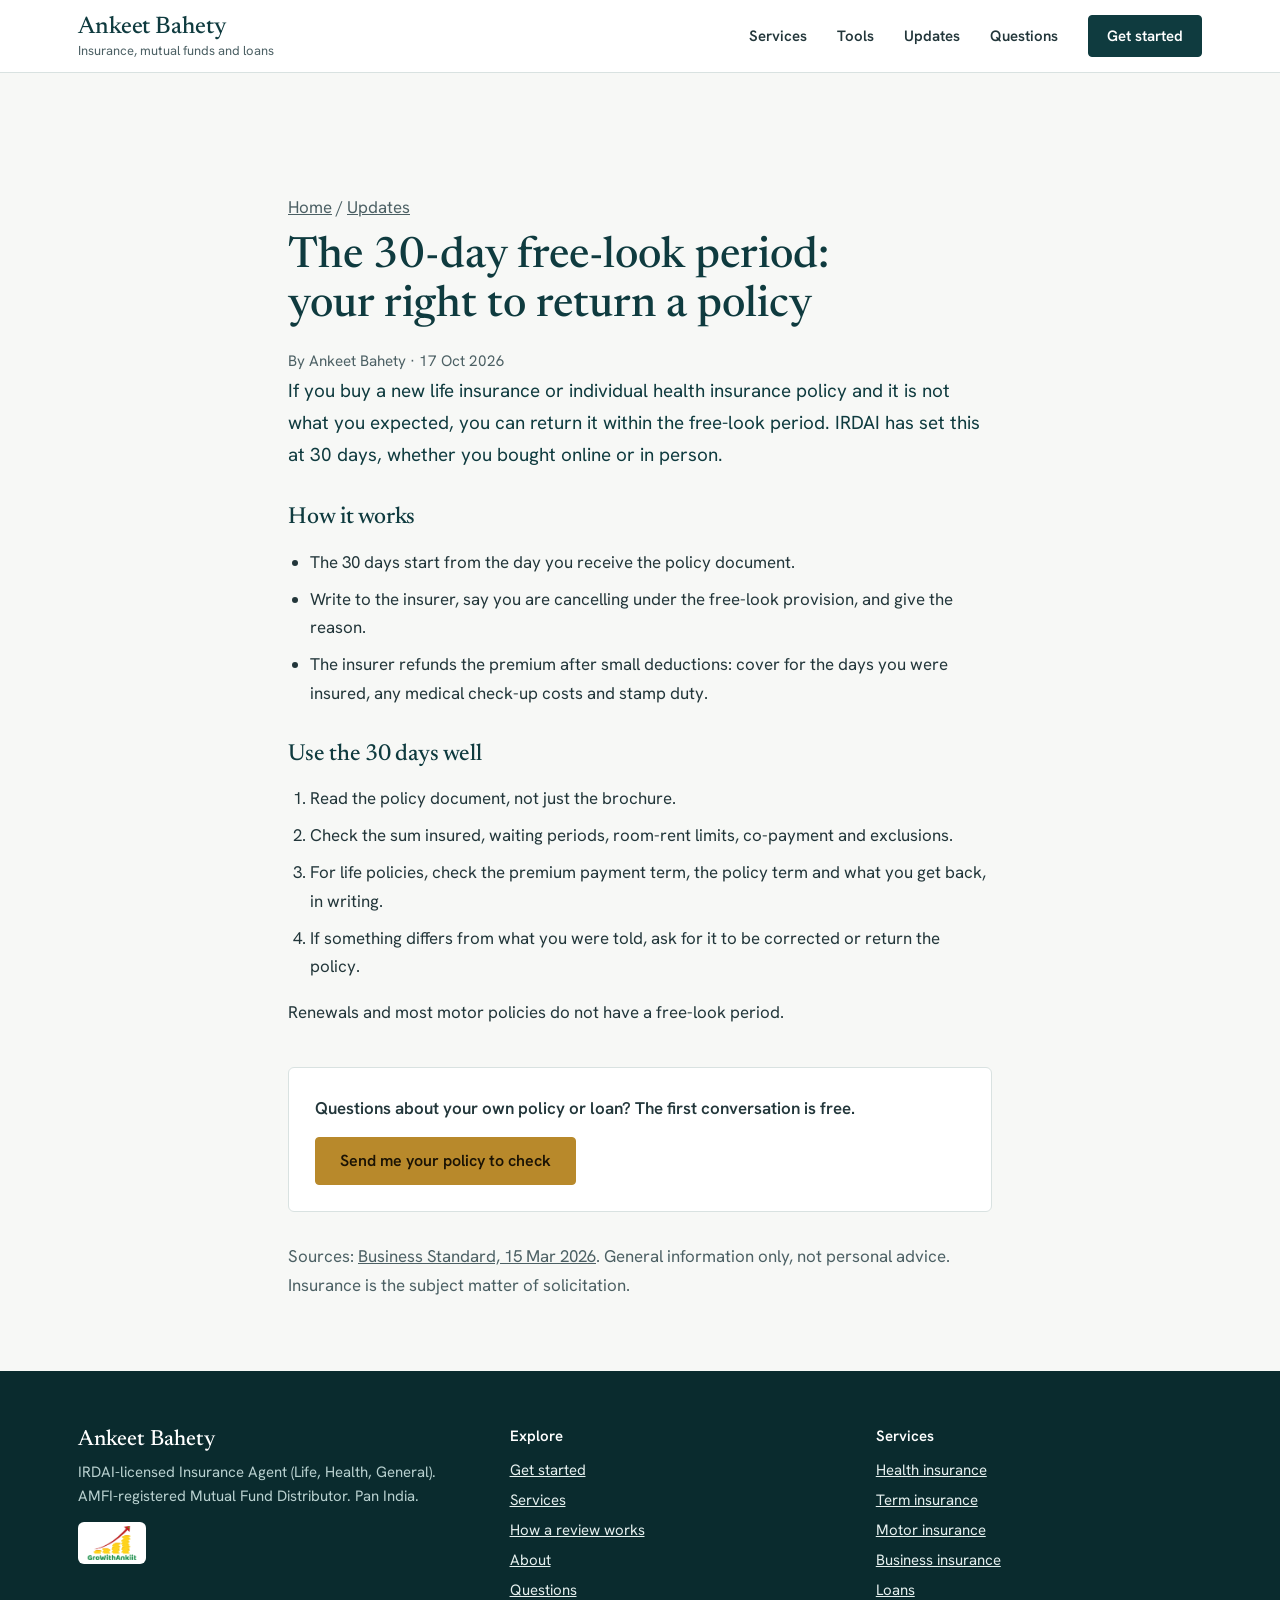
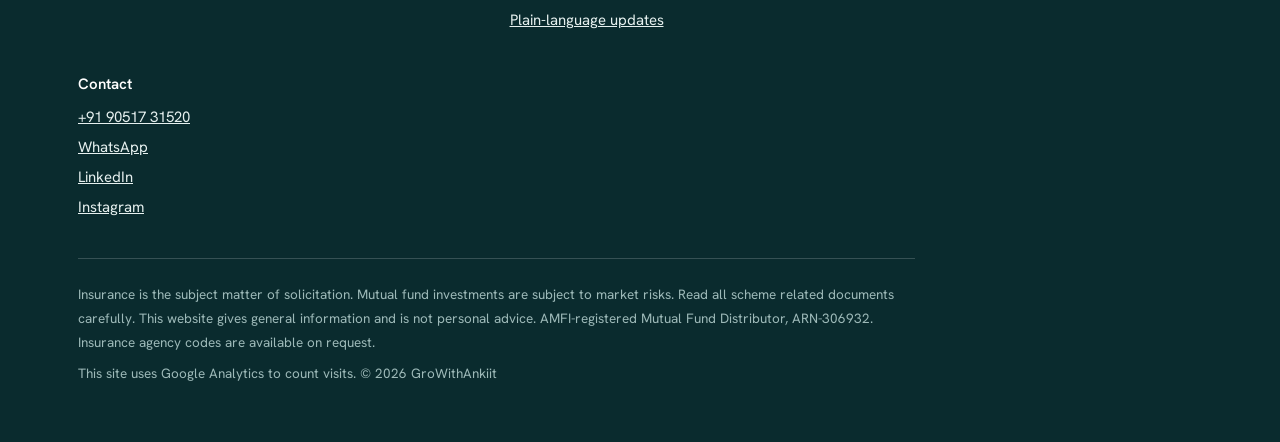
<file: free-look-period.html>
<!doctype html>
<html lang="en">
<head>
<script async src="https://www.googletagmanager.com/gtm.js?id=GTM-NTL3VPCF"></script>
<script>
  window.dataLayer = window.dataLayer || [];
  function gtag(){dataLayer.push(arguments);}
  gtag('js', new Date());
</script>

<meta charset="utf-8">
<meta name="viewport" content="width=device-width, initial-scale=1">
<title>The 30-day free-look period: your right to return a policy | Ankeet Bahety</title>
<meta name="description" content="New life and individual health policies come with a 30-day free-look period. How it works, what you get back and how to use it.">
<link rel="canonical" href="https://ankeetbahety.in/free-look-period.html">
<link rel="icon" href="/logo.png">
<meta property="og:title" content="The 30-day free-look period: your right to return a policy">
<meta property="og:description" content="New life and individual health policies come with a 30-day free-look period. How it works, what you get back and how to use it.">
<meta property="og:image" content="https://ankeetbahety.in/ankeet-about.jpg">
<meta property="og:url" content="https://ankeetbahety.in/free-look-period.html">
<meta property="og:type" content="article">
<meta name="twitter:card" content="summary_large_image">
<link rel="preconnect" href="https://fonts.googleapis.com"><link rel="preconnect" href="https://fonts.gstatic.com" crossorigin><link rel="stylesheet" href="https://fonts.googleapis.com/css2?family=Hanken+Grotesk:wght@400;500;600;700&family=Newsreader:opsz,wght@6..72,400;6..72,500;6..72,600&display=swap">
<style>
:root{
  --ink:#0F3B3F;
  --ink-deep:#0A2B2E;
  --paper:#F7F8F6;
  --white:#FFFFFF;
  --text:#22363A;
  --muted:#4C6064;
  --line:#D9E2E1;
  --mist:#E9EFEE;
  --brass:#B8892B;
  --brass-dark:#8A6414;
  --brass-soft:#E7C77A;
  --serif:'Newsreader',Georgia,'Times New Roman',serif;
  --sans:'Hanken Grotesk',system-ui,-apple-system,'Segoe UI',sans-serif;
}
*{box-sizing:border-box}
html{scroll-behavior:smooth;scroll-padding-top:84px}
body{margin:0;background:var(--paper);color:var(--text);font-family:var(--sans);font-size:17px;line-height:1.6;-webkit-font-smoothing:antialiased}
img{max-width:100%}
a{color:var(--ink)}
a:hover{color:var(--brass-dark)}
:focus-visible{outline:3px solid var(--brass);outline-offset:3px;border-radius:2px}
.wrap{max-width:1180px;margin:0 auto;padding:0 28px}
h1,h2,h3{font-family:var(--serif);font-weight:500;color:var(--ink);margin:0;text-wrap:balance}
h2{font-size:clamp(2rem,3.6vw,2.9rem);line-height:1.1;letter-spacing:-0.01em}
p{margin:0}

/* buttons */
.btn{display:inline-flex;align-items:center;justify-content:center;gap:10px;min-height:48px;padding:12px 24px;border-radius:4px;font:600 16px/1.2 var(--sans);text-decoration:none;border:1.5px solid transparent;cursor:pointer;transition:background .15s,color .15s,border-color .15s}
.btn-primary{background:var(--brass);color:#1B1304;border-color:var(--brass)}
.btn-primary:hover{background:#C99A38;color:#1B1304}
.btn-outline{background:transparent;color:var(--white);border-color:rgba(255,255,255,.55)}
.btn-outline:hover{background:rgba(255,255,255,.1);color:var(--white)}
.btn-ink{background:var(--ink);color:var(--white);border-color:var(--ink)}
.btn-ink:hover{background:var(--ink-deep);color:var(--white)}
.btn-line{background:transparent;color:var(--ink);border-color:var(--ink)}
.btn-line:hover{background:var(--ink);color:var(--white)}
.btn svg{width:20px;height:20px;flex:none}

/* header */
.top{background:var(--white);border-bottom:1px solid var(--line);position:sticky;top:0;z-index:20}
.top .wrap{display:flex;align-items:center;justify-content:space-between;gap:20px;min-height:72px}
.mark{display:flex;flex-direction:column;text-decoration:none;line-height:1.1}
.mark b{font:500 24px/1.1 var(--serif);color:var(--ink);letter-spacing:-0.005em}
.mark span{font-size:13px;color:var(--muted);margin-top:3px}
.nav{display:flex;align-items:center;gap:30px}
.nav a.l{font-weight:600;font-size:15px;text-decoration:none;color:var(--text);padding:10px 0}
.nav a.l:hover{color:var(--brass-dark)}
.nav .btn{min-height:42px;padding:8px 18px;font-size:15px}

/* hero */
.hero{background:var(--ink);color:var(--white);position:relative;overflow:hidden}
.hero .wrap{display:grid;grid-template-columns:minmax(0,1.15fr) minmax(0,.85fr);gap:48px;align-items:end;padding-top:76px}
.hero-copy{padding-bottom:84px}
.hero h1{color:var(--white);font-size:clamp(2.5rem,5vw,4.1rem);line-height:1.04;letter-spacing:-0.018em;font-weight:500;max-width:15em}
.hero .lede{margin-top:24px;font-size:19px;line-height:1.6;color:#D6E6E5;max-width:33em}
.hero .acts{margin-top:34px;display:flex;flex-wrap:wrap;gap:14px}
.hero .fine{margin-top:26px;font-size:13.5px;color:#A9C4C3}
.hero-art{position:relative;align-self:end;min-height:560px;display:flex;justify-content:center}
.hero-art::before{content:"";position:absolute;left:6%;right:6%;bottom:0;top:36px;border:1px solid rgba(231,199,122,.45);border-bottom:0;border-radius:200px 200px 0 0}
.hero-art img{position:relative;display:block;height:560px;width:auto;max-width:100%;object-fit:contain;object-position:bottom}

/* reach card (the memorable element) */
.reach{position:relative;z-index:2;background:var(--white);color:var(--text);border-radius:6px;box-shadow:0 18px 40px rgba(5,25,27,.28);margin-top:-52px}
.reach .wrap{display:grid;grid-template-columns:1fr .85fr 1.45fr 1fr;padding:0}
.reach a{display:flex;flex-direction:column;gap:3px;padding:22px 26px;text-decoration:none;color:var(--text);border-left:1px solid var(--line);transition:background .15s}
.reach a:first-child{border-left:0}
.reach a:hover{background:var(--mist);color:var(--text)}
.reach small{font-size:13px;color:var(--muted);font-weight:500}
.reach strong{font:500 20px/1.25 var(--serif);color:var(--ink);overflow-wrap:anywhere}
.reach-shell{max-width:1180px;margin:0 auto;padding:0 28px;position:relative;z-index:3}

/* sections */
section{padding:92px 0 0}
.intro{display:grid;grid-template-columns:minmax(0,.9fr) minmax(0,1.1fr);gap:56px;align-items:start}
.intro p.sub{color:var(--muted);max-width:34em;font-size:18px}

/* services index */
.svc{margin-top:48px;border-top:1.5px solid var(--ink)}
.svc-row{display:grid;grid-template-columns:minmax(0,.8fr) minmax(0,1.2fr);gap:20px 56px;padding:30px 0;border-bottom:1px solid var(--line)}
.svc-row h3{font-size:clamp(1.5rem,2.4vw,1.95rem);line-height:1.15}
.svc-row .what{color:var(--text);max-width:36em}
.svc-row ul{margin:14px 0 0;padding:0;list-style:none;columns:2;column-gap:36px;color:var(--muted);font-size:15.5px}
.svc-row li{position:relative;padding:3px 0 3px 18px;break-inside:avoid}
.svc-row li::before{content:"";position:absolute;left:0;top:.95em;width:7px;height:1.5px;background:var(--brass)}

/* process */
.proc{background:var(--ink-deep);color:var(--white);margin-top:92px;padding:84px 0}
.proc h2{color:var(--white)}
.steps{margin-top:44px;display:grid;grid-template-columns:repeat(3,minmax(0,1fr));gap:0;border-top:1px solid rgba(255,255,255,.22)}
.step{padding:26px 32px 0 0}
.step+.step{padding-left:32px;border-left:1px solid rgba(255,255,255,.22)}
.step .n{font:500 40px/1 var(--serif);color:var(--brass-soft)}
.step h3{font:600 20px/1.3 var(--sans);color:var(--white);margin:14px 0 8px}
.step p{color:#C7DCDB}

/* about */
.about{display:grid;grid-template-columns:minmax(0,.8fr) minmax(0,1.2fr);gap:64px;align-items:center}
.about img{display:block;width:100%;height:auto;border-radius:4px}
.about p{max-width:36em}
.about p+p{margin-top:16px}
.creds{margin:26px 0 0;padding:0;list-style:none;border-top:1px solid var(--line)}
.creds li{display:grid;grid-template-columns:150px 1fr;gap:16px;padding:12px 0;border-bottom:1px solid var(--line);font-size:15.5px}
.creds li span:first-child{color:var(--muted);font-weight:500}

/* explainer */
.exp{display:grid;grid-template-columns:minmax(0,.7fr) minmax(0,1.3fr);gap:56px;align-items:center}
.exp img{display:block;width:100%;height:auto;border-radius:4px;border:1px solid var(--line)}
.exp .when{font-size:14px;color:var(--muted);margin-bottom:10px;font-weight:500}
.exp h3{font-size:clamp(1.6rem,3vw,2.2rem);line-height:1.15}
.exp .links{margin-top:20px;display:flex;flex-wrap:wrap;gap:12px 24px;font-weight:600}

/* faq */
.faq{margin-top:40px;border-top:1.5px solid var(--ink);max-width:820px}
.faq details{border-bottom:1px solid var(--line)}
.faq summary{cursor:pointer;list-style:none;padding:20px 40px 20px 0;font:500 21px/1.3 var(--serif);color:var(--ink);position:relative}
.faq summary::-webkit-details-marker{display:none}
.faq summary::after{content:"+";position:absolute;right:6px;top:50%;transform:translateY(-52%);font:400 28px/1 var(--sans);color:var(--brass-dark)}
.faq details[open] summary::after{content:"\2212"}
.faq details p{padding:0 40px 22px 0;color:var(--muted);max-width:40em}

/* contact */
.contact{background:var(--mist);margin-top:92px;padding:84px 0}
.contact .grid{display:grid;grid-template-columns:minmax(0,.85fr) minmax(0,1.15fr);gap:56px;align-items:start}
.contact .sub{color:var(--muted);margin-top:14px;max-width:28em}
.direct{margin:30px 0 0;padding:0;list-style:none;border-top:1.5px solid var(--ink)}
.direct li{display:grid;grid-template-columns:110px 1fr;gap:12px;padding:14px 0;border-bottom:1px solid var(--line);font-size:16px}
.direct li span:first-child{color:var(--muted);font-weight:500}
.form{background:var(--white);border-radius:6px;padding:34px;box-shadow:0 1px 0 var(--line)}
.form h3{font-size:1.7rem;line-height:1.15}
.form .note{color:var(--muted);font-size:15px;margin-top:8px}
.fields{margin-top:22px;display:grid;grid-template-columns:1fr 1fr;gap:16px}
.fields .full{grid-column:1/-1}
label{display:block;font-weight:600;font-size:14.5px;margin-bottom:6px;color:var(--ink)}
textarea{width:100%;min-height:84px;padding:10px 14px;border:1.5px solid #B9C8C7;border-radius:4px;background:var(--white);font:400 16px var(--sans);color:var(--text);resize:vertical}
textarea:focus{outline:3px solid var(--brass);outline-offset:1px;border-color:var(--ink)}
.need{margin-top:12px;color:#8A2D1B;font-size:14.5px;font-weight:500}
.need[hidden]{display:none}
label .opt{color:var(--muted);font-weight:400}
input,select{width:100%;min-height:48px;padding:10px 14px;border:1.5px solid #B9C8C7;border-radius:4px;background:var(--white);font:400 16px var(--sans);color:var(--text)}
input:focus,select:focus{outline:3px solid var(--brass);outline-offset:1px;border-color:var(--ink)}
.err{color:#9B2C1F;font-size:14px;margin-top:6px;min-height:1.2em}
.sendrow{margin-top:20px;display:flex;flex-wrap:wrap;gap:12px}
.tiny{margin-top:16px;font-size:13.5px;color:var(--muted);max-width:36em}


/* tools */
.tools{margin-top:44px;display:grid;grid-template-columns:minmax(0,1fr) minmax(0,1fr);border-top:1.5px solid var(--ink)}
.tool{padding:34px 40px 8px 0}
.tool+.tool{padding:34px 0 8px 40px;border-left:1px solid var(--line)}
.tool h3{font-size:1.75rem;line-height:1.15}
.tool .lead{margin-top:8px;color:var(--muted);font-size:15.5px;max-width:30em}
.tool .fields{grid-template-columns:1fr 1fr}
.out{margin-top:24px;background:var(--white);border:1px solid var(--line);border-radius:4px;padding:22px 24px}
.out .big{font:500 clamp(1.6rem,2.6vw,2.15rem)/1.15 var(--serif);color:var(--ink);overflow-wrap:anywhere}
.out .cap{font-size:14px;color:var(--muted);margin-bottom:6px;font-weight:500}
.out ul{margin:16px 0 0;padding:0;list-style:none;font-size:15.5px;color:var(--text)}
.out li{position:relative;padding:4px 0 4px 18px}
.out li::before{content:"";position:absolute;left:0;top:1.05em;width:7px;height:1.5px;background:var(--brass)}
.out .warn{color:#7A2E12}
.sip-rows{margin-top:16px;border-top:1px solid var(--line)}
.sip-rows div{display:grid;grid-template-columns:1fr auto;gap:12px;padding:10px 0;border-bottom:1px solid var(--line);font-size:16px}
.sip-rows b{font-weight:600;color:var(--ink)}
.sip-rows span{font-variant-numeric:tabular-nums}
.tool .btn{margin-top:20px}
.tool .small{margin:14px 0 22px;font-size:13.5px;color:var(--muted);max-width:34em}
@media (max-width:980px){
  .tools{grid-template-columns:1fr}
  .tool,.tool+.tool{padding:30px 0 6px;border-left:0}
  .tool+.tool{border-top:1px solid var(--line);margin-top:20px}
}
@media (max-width:640px){
  .tool .fields{grid-template-columns:1fr}
}

/* footer */
.foot{background:var(--ink-deep);color:#B8D0CF;padding:56px 0 56px;margin-top:0;font-size:15px}
.foot .grid{display:grid;grid-template-columns:minmax(0,1.2fr) minmax(0,1fr) minmax(0,1fr);gap:40px}
.foot b{display:block;color:var(--white);font:500 22px/1.2 var(--serif);margin-bottom:6px}
.foot a{color:#E6F0EF}
.foot ul{list-style:none;margin:0;padding:0}
.foot li{padding:3px 0}
.foot h4{margin:0 0 8px;color:var(--white);font:600 15px/1.3 var(--sans)}
.legal{margin-top:36px;padding-top:24px;border-top:1px solid rgba(255,255,255,.18);font-size:13.5px;line-height:1.75;max-width:62em;color:#9DB9B8}
.legal p+p{margin-top:8px}
.chip{display:inline-block;background:var(--white);border-radius:6px;padding:4px 8px;margin-top:14px}
.chip img{display:block;height:34px;width:auto}

/* mobile action bar */
.bar{display:none}

@media (max-width:980px){
  .hero .wrap{grid-template-columns:1fr;gap:0;padding-top:56px}
  .hero-copy{padding-bottom:40px}
  .hero-art{min-height:0;margin-top:8px}
  .hero-art img{height:440px}
  .hero-art::before{top:24px}
  .reach .wrap{grid-template-columns:repeat(2,minmax(0,1fr))}
  .reach a:nth-child(3){border-left:0}
  .reach a:nth-child(n+3){border-top:1px solid var(--line)}
  .intro,.about,.exp,.contact .grid{grid-template-columns:1fr;gap:32px}
  .svc-row{grid-template-columns:1fr;gap:10px}
  .steps{grid-template-columns:1fr}
  .step,.step+.step{padding:24px 0 0;border-left:0}
  .step+.step{margin-top:24px;border-top:1px solid rgba(255,255,255,.22)}
  .foot .grid{grid-template-columns:1fr}
  .nav a.l{display:none}
}
@media (max-width:640px){
  body{font-size:16.5px}
  .wrap,.reach-shell{padding:0 20px}
  section{padding-top:68px}
  .proc{margin-top:68px;padding:64px 0}
  .contact{margin-top:68px;padding:64px 0}
  .svc-row ul{columns:1}
  .fields{grid-template-columns:1fr}
  .form{padding:24px 20px}
  .creds li{grid-template-columns:1fr;gap:2px}
  .direct li{grid-template-columns:1fr;gap:2px}
  .nav .btn{display:none}
  .reach a{padding:18px 18px}
  .reach strong{font-size:17px}
  .reach .wrap{grid-template-columns:1fr 1fr}
  .reach a:nth-child(3){grid-column:1/-1;border-left:0}
  .reach a:nth-child(4){grid-column:1/-1;border-left:0}
  .hero-art img{height:380px}
  .foot{padding-bottom:110px}
  .bar{display:grid;grid-template-columns:1fr 1fr;position:fixed;left:0;right:0;bottom:0;z-index:30;background:var(--white);border-top:1px solid var(--line);box-shadow:0 -6px 20px rgba(5,25,27,.12);padding:10px 14px calc(10px + env(safe-area-inset-bottom));gap:10px}
  .bar .btn{min-height:46px;padding:8px 12px}
}
@media (prefers-reduced-motion:reduce){html{scroll-behavior:auto}*{transition:none!important}}


.save{display:grid;gap:8px;margin:14px 0 4px}.save label{font-weight:600;font-size:14px}.save input[type=tel]{max-width:320px}
.save .consent{font-weight:400;display:flex;gap:10px;align-items:flex-start}.toolbtns{display:flex;flex-wrap:wrap;gap:10px;margin-top:10px}
.licence{margin-top:8px;font-size:13px;color:var(--muted)}
/* ---- order hub ---- */
.promo{display:inline-block;margin:0 0 14px;padding:8px 16px;border-radius:999px;background:var(--mist);border:1px solid var(--brass);color:var(--ink);font:500 15px/1.3 var(--sans)}
.promo b{color:var(--brass)}.promo a{color:var(--ink);font-weight:600;text-decoration:underline}
.hub{padding-top:92px}
.hub .intro p.sub{max-width:36em}
.hub-card{margin-top:40px;background:var(--white);border:1px solid var(--line);border-radius:6px;box-shadow:0 18px 40px rgba(5,25,27,.08);overflow:hidden}
.tabs{display:flex;border-bottom:1px solid var(--line);overflow-x:auto;background:var(--mist);scrollbar-width:thin}
.tab{flex:1 0 auto;min-height:58px;padding:14px 24px;background:transparent;border:0;border-bottom:3px solid transparent;font:600 15.5px/1.2 var(--sans);color:var(--muted);cursor:pointer;white-space:nowrap}
.tab:hover{color:var(--ink)}
.tab[aria-selected="true"]{background:var(--white);color:var(--ink);border-bottom-color:var(--brass)}
.panel{padding:38px 40px 40px;display:grid;grid-template-columns:minmax(0,.78fr) minmax(0,1.22fr);gap:48px;align-items:start}
.panel[hidden]{display:none}
.panel h3{font-size:clamp(1.6rem,2.6vw,2.05rem);line-height:1.15}
.panel .lead{margin-top:12px;color:var(--muted);font-size:16.5px;max-width:28em}
.next{margin:24px 0 0;padding:0;list-style:none;counter-reset:n;border-top:1px solid var(--line)}
.next li{counter-increment:n;position:relative;padding:12px 0 12px 38px;border-bottom:1px solid var(--line);font-size:15.5px;color:var(--text)}
.next li::before{content:counter(n);position:absolute;left:0;top:10px;width:26px;height:26px;border-radius:50%;background:var(--ink);color:var(--white);font:600 13.5px/26px var(--sans);text-align:center}
.hub .fields{margin-top:0}
.hub .hint{font-size:13.5px;color:var(--muted);margin-top:5px}
.hub .hp{position:absolute;left:-9999px;width:1px;height:1px;overflow:hidden}
.consent{display:flex;gap:12px;align-items:flex-start;margin-top:18px;font-size:14.5px;color:var(--text);font-weight:400;cursor:pointer}
.consent input{width:22px;min-height:22px;height:22px;flex:none;margin-top:2px;accent-color:var(--ink)}
.hub .sendrow{margin-top:20px}
.hub .tiny{margin-top:14px}
.fieldnote{margin-top:16px;padding:12px 14px;background:#FBF3DF;border-left:3px solid var(--brass);font-size:14.5px;color:#4A3A12}
.done{background:var(--mist);border-radius:6px;padding:30px 30px 26px}
.done h4{margin:0;font:500 clamp(1.5rem,2.4vw,1.9rem)/1.2 var(--serif);color:var(--ink)}
.done p{margin-top:10px;color:var(--text);max-width:34em}
.done .sum{margin:18px 0 0;padding:0;list-style:none;border-top:1px solid #C7D5D4;font-size:15px}
.done .sum li{display:grid;grid-template-columns:130px 1fr;gap:12px;padding:8px 0;border-bottom:1px solid #C7D5D4}
.done .sum li span:first-child{color:var(--muted);font-weight:500}
.done .acts{margin-top:20px;display:flex;flex-wrap:wrap;gap:12px}
.done .state{margin-top:14px;font-size:14.5px;color:var(--muted)}
.pay{margin-top:26px;padding-top:22px;border-top:1px solid var(--line)}
.pay h4{margin:0 0 6px;font:600 16px/1.3 var(--sans);color:var(--ink)}
.pay p{font-size:14.5px;color:var(--muted);max-width:36em}
.pay ul{margin:14px 0 0;padding:0;list-style:none;display:flex;flex-wrap:wrap;gap:10px}
.pay a{display:inline-flex;align-items:center;min-height:42px;padding:8px 16px;border:1.5px solid var(--ink);border-radius:4px;font-weight:600;font-size:14.5px;text-decoration:none;color:var(--ink);background:var(--white)}
.pay a:hover{background:var(--ink);color:var(--white)}
.ask{margin-top:14px;font-weight:600;font-size:15.5px}
.ask a{text-decoration-thickness:1.5px;text-underline-offset:4px}
.soon{display:inline-block;margin-left:8px;font-size:12px;font-weight:600;letter-spacing:.04em;text-transform:uppercase;color:var(--brass-dark)}
@media (max-width:980px){
  .panel{grid-template-columns:1fr;gap:28px;padding:30px 26px 32px}
}
@media (max-width:640px){
  .hub{padding-top:68px}
  .panel{padding:26px 18px 28px}
  .tab{padding:14px 18px}
  .done{padding:24px 20px}
  .done .sum li{grid-template-columns:1fr;gap:2px}
}
.hub .err:empty{display:none}
.hub .fields{gap:18px 16px}
</style>
<style>
.art{padding:120px 0 72px}.art .wrap{max-width:760px}.art h1{font-size:clamp(1.9rem,4vw,2.7rem);line-height:1.15;margin:10px 0 18px;text-wrap:balance}
.art h2{font-size:1.45rem;margin:34px 0 12px}.art p,.art li{font-size:1.06rem;line-height:1.7}.art ul,.art ol{padding-left:1.3em;display:grid;gap:8px}
.art .lede{font-size:1.18rem;color:var(--ink)}.art .when{color:var(--muted);font-size:.95rem}.crumb{font-size:.92rem;color:var(--muted)}.crumb a{color:inherit}
.callout{margin:22px 0;padding:18px 20px;border-left:4px solid var(--brass);background:var(--mist);border-radius:4px;line-height:1.6}
.cta-box{margin:40px 0 0;padding:26px;border:1px solid var(--line);border-radius:6px;background:var(--white);display:flex;flex-wrap:wrap;gap:14px;align-items:center;justify-content:space-between}
.cta-box p{margin:0;font-weight:600}.src{margin-top:30px;font-size:.92rem;color:var(--muted)}.src a{color:inherit}
.t{width:100%;border-collapse:collapse;margin:18px 0}.t th,.t td{border-bottom:1px solid var(--line);padding:10px 8px;text-align:left;vertical-align:top}
.cards{display:grid;gap:16px;grid-template-columns:repeat(auto-fill,minmax(260px,1fr));margin-top:26px}.cards a{display:block;padding:20px;border:1px solid var(--line);border-radius:6px;background:var(--white);text-decoration:none;color:var(--ink)}
.cards a b{display:block;font-size:1.1rem;line-height:1.35;margin:6px 0 8px}.cards a span{color:var(--muted);font-size:.95rem}
.art .small{font-size:.92rem;color:var(--muted)}
</style>
<script type="application/ld+json">
{
 "@context": "https://schema.org",
 "@type": "Article",
 "headline": "The 30-day free-look period: your right to return a policy",
 "description": "New life and individual health policies come with a 30-day free-look period. How it works, what you get back and how to use it.",
 "datePublished": "2026-10-17",
 "dateModified": "2026-10-17",
 "author": {
  "@type": "Person",
  "name": "Ankeet Bahety",
  "url": "https://ankeetbahety.in/"
 },
 "publisher": {
  "@type": "Person",
  "name": "Ankeet Bahety",
  "url": "https://ankeetbahety.in/"
 },
 "mainEntityOfPage": "https://ankeetbahety.in/free-look-period.html",
 "image": "https://ankeetbahety.in/ankeet-about.jpg"
}
</script>
</head>
<body>
<header class="top">
  <div class="wrap">
    <a class="mark" href="/" aria-label="Ankeet Bahety, home">
      <b>Ankeet Bahety</b>
      <span>Insurance, mutual funds and loans</span>
    </a>
    <nav class="nav" aria-label="Main">
      <a class="l" href="/#services">Services</a>
      <a class="l" href="/#tools">Tools</a>
      <a class="l" href="/updates.html">Updates</a>
      <a class="l" href="/#questions">Questions</a>
      <a class="btn btn-ink" href="/#start">Get started</a>
    </nav>
  </div>
</header>
<main class="art"><div class="wrap">
<p class="crumb"><a href="/">Home</a> / <a href="/updates.html">Updates</a></p>
<h1>The 30-day free-look period: your right to return a policy</h1>
<p class="when">By Ankeet Bahety · 17 Oct 2026</p>

<p class="lede">If you buy a new life insurance or individual health insurance policy and it is not what you expected, you can return it within the free-look period. IRDAI has set this at 30 days, whether you bought online or in person.</p>
<h2>How it works</h2>
<ul>
<li>The 30 days start from the day you receive the policy document.</li>
<li>Write to the insurer, say you are cancelling under the free-look provision, and give the reason.</li>
<li>The insurer refunds the premium after small deductions: cover for the days you were insured, any medical check-up costs and stamp duty.</li>
</ul>
<h2>Use the 30 days well</h2>
<ol>
<li>Read the policy document, not just the brochure.</li>
<li>Check the sum insured, waiting periods, room-rent limits, co-payment and exclusions.</li>
<li>For life policies, check the premium payment term, the policy term and what you get back, in writing.</li>
<li>If something differs from what you were told, ask for it to be corrected or return the policy.</li>
</ol>
<p>Renewals and most motor policies do not have a free-look period.</p>

<div class="cta-box"><p>Questions about your own policy or loan? The first conversation is free.</p><a class="btn btn-primary" href="/#start-quote">Send me your policy to check</a></div>
<p class="src">Sources: <a href="https://www.business-standard.com/opinion/columns/of-mis-selling-and-insurance-for-all-by-2047-a-bancassurance-reality-check-126031500414_1.html" rel="noopener">Business Standard, 15 Mar 2026</a>. General information only, not personal advice. Insurance is the subject matter of solicitation.</p>
</div></main>
<footer class="foot">
  <div class="wrap">
    <div class="grid">
      <div>
        <b>Ankeet Bahety</b>
        <p>IRDAI-licensed Insurance Agent (Life, Health, General). AMFI-registered Mutual Fund Distributor. Pan India.</p>
        <div class="chip"><img src="logo.png" alt="GroWithAnkiit" width="330" height="215"></div>
      </div>
      <div>
        <h4>Explore</h4>
        <ul><li><a href="/#start">Get started</a></li><li><a href="/#services">Services</a></li><li><a href="/#how">How a review works</a></li><li><a href="/#about">About</a></li><li><a href="/#questions">Questions</a></li><li><a href="/updates.html">Plain-language updates</a></li></ul>
      </div>
      <div>
        <h4>Services</h4>
        <ul><li><a href="/health-insurance.html">Health insurance</a></li><li><a href="/term-insurance.html">Term insurance</a></li><li><a href="/motor-insurance.html">Motor insurance</a></li><li><a href="/business-insurance.html">Business insurance</a></li><li><a href="/loans.html">Loans</a></li></ul>
      </div>
      <div>
        <h4>Contact</h4>
        <ul><li><a href="tel:+919051731520">+91 90517 31520</a></li><li><a id="wa3" href="https://wa.me/919051731520">WhatsApp</a></li><li><a href="https://www.linkedin.com/in/ankeetbahety/">LinkedIn</a></li><li><a href="https://www.instagram.com/growithankiit/">Instagram</a></li></ul>
      </div>
    </div>
    <div class="legal">
      <p>Insurance is the subject matter of solicitation. Mutual fund investments are subject to market risks. Read all scheme related documents carefully. This website gives general information and is not personal advice. AMFI-registered Mutual Fund Distributor, ARN-306932. Insurance agency codes are available on request.</p>
      <p>This site uses Google Analytics to count visits. &copy; 2026 GroWithAnkiit</p>
    </div>
  </div>
</footer>
<div class="bar" aria-label="Quick contact">
  <a class="btn btn-ink" href="tel:+919051731520">Call</a>
  <a class="btn btn-primary" href="https://wa.me/919051731520?text=Hi%20Ankeet%2C%20I%27d%20like%20a%20free%20policy%20review.">WhatsApp</a>
</div>
<script>
(function(){
  var user='insurance', host='ankeetbahety.in';
  var addr=[user,host].join(String.fromCharCode(64));
  ['em1','em2'].forEach(function(id){
    var el=document.getElementById(id); if(!el) return;
    el.href='mailto:'+addr;
    var s=el.querySelector('strong');
    if(s){ s.textContent=addr; } else { el.textContent=addr; }
  });
})();
</script>
</body>
</html>
</file>
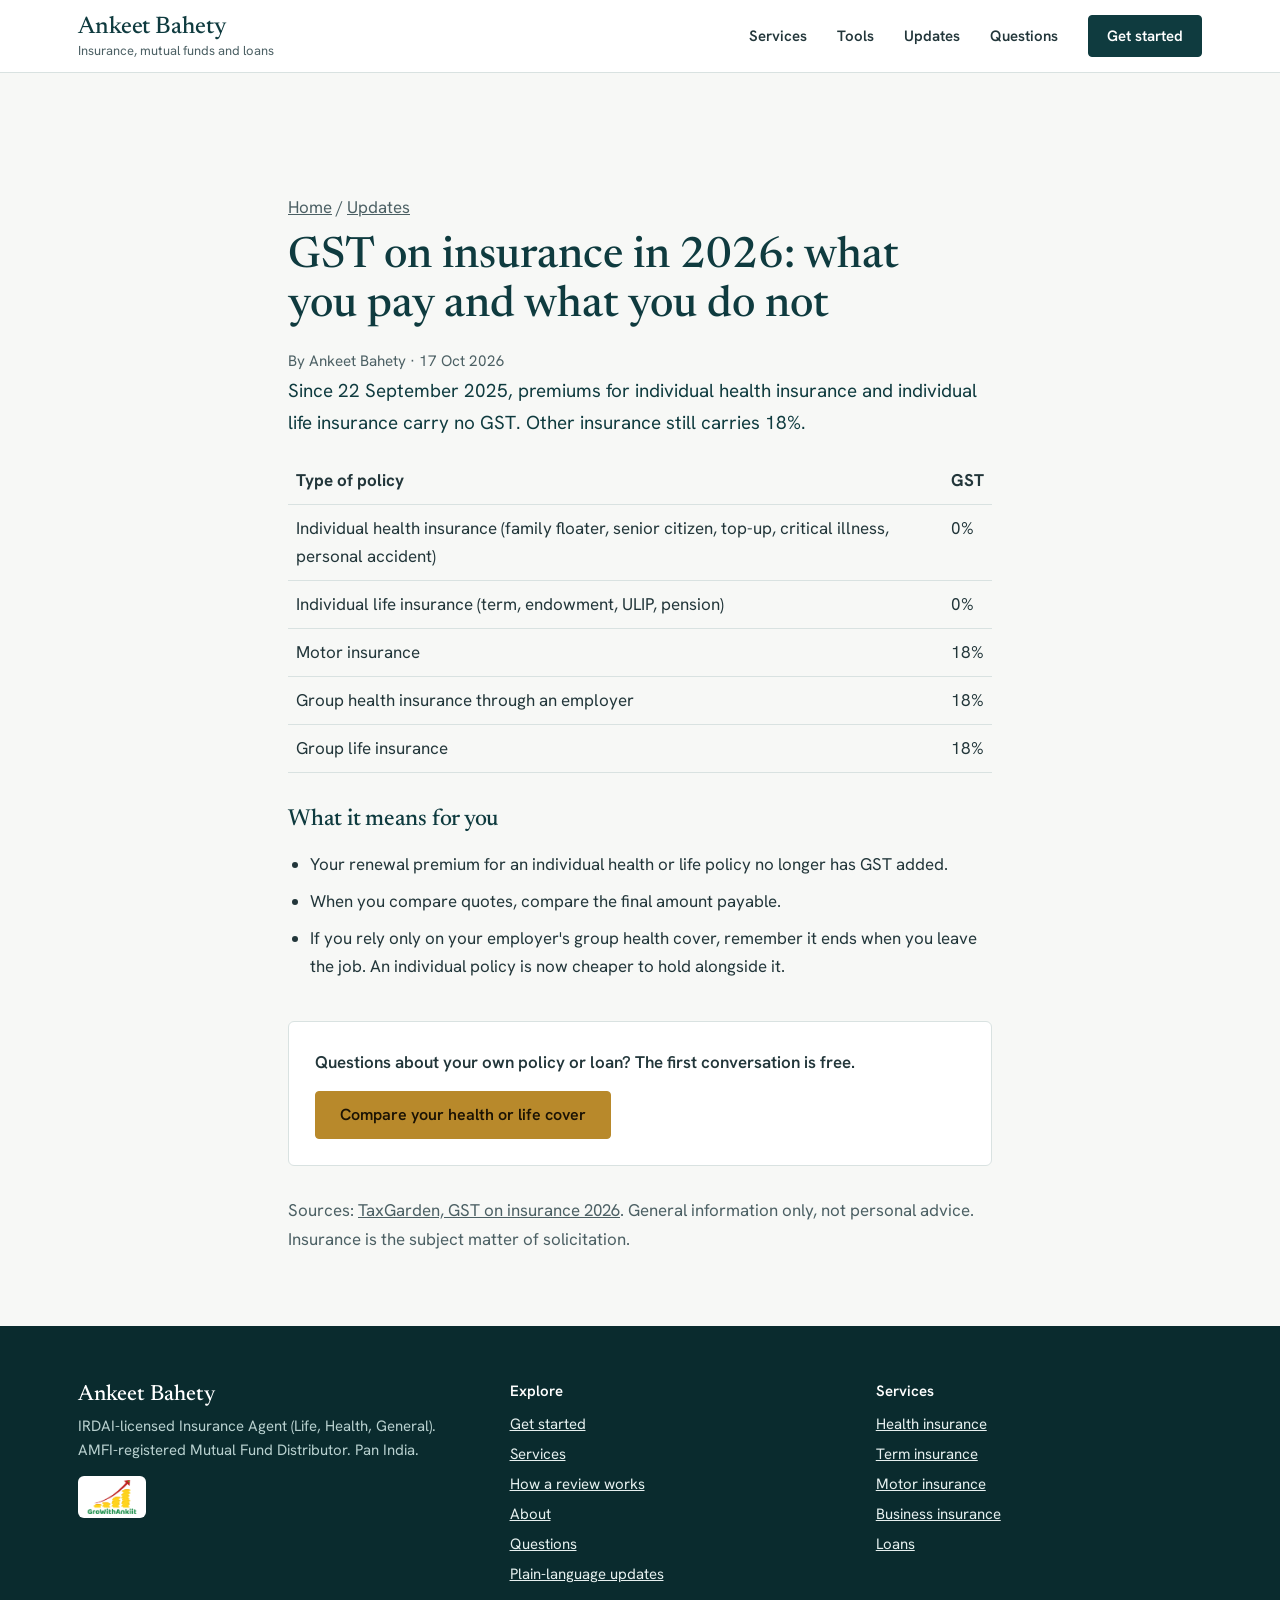
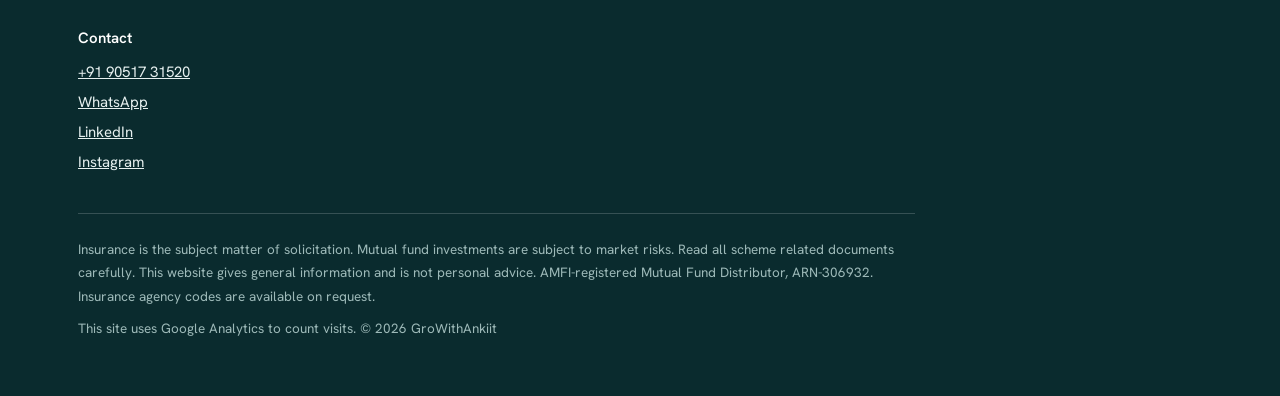
<file: gst-on-insurance-2026.html>
<!doctype html>
<html lang="en">
<head>
<script async src="https://www.googletagmanager.com/gtm.js?id=GTM-NTL3VPCF"></script>
<script>
  window.dataLayer = window.dataLayer || [];
  function gtag(){dataLayer.push(arguments);}
  gtag('js', new Date());
</script>

<meta charset="utf-8">
<meta name="viewport" content="width=device-width, initial-scale=1">
<title>GST on insurance in 2026: what you pay and what you do not | Ankeet Bahety</title>
<meta name="description" content="Individual health and life insurance premiums carry 0% GST since 22 September 2025. Motor, group health and group life still carry 18%. What it means when you compare premiums.">
<link rel="canonical" href="https://ankeetbahety.in/gst-on-insurance-2026.html">
<link rel="icon" href="/logo.png">
<meta property="og:title" content="GST on insurance in 2026: what you pay and what you do not">
<meta property="og:description" content="Individual health and life insurance premiums carry 0% GST since 22 September 2025. Motor, group health and group life still carry 18%. What it means when you compare premiums.">
<meta property="og:image" content="https://ankeetbahety.in/ankeet-about.jpg">
<meta property="og:url" content="https://ankeetbahety.in/gst-on-insurance-2026.html">
<meta property="og:type" content="article">
<meta name="twitter:card" content="summary_large_image">
<link rel="preconnect" href="https://fonts.googleapis.com"><link rel="preconnect" href="https://fonts.gstatic.com" crossorigin><link rel="stylesheet" href="https://fonts.googleapis.com/css2?family=Hanken+Grotesk:wght@400;500;600;700&family=Newsreader:opsz,wght@6..72,400;6..72,500;6..72,600&display=swap">
<style>
:root{
  --ink:#0F3B3F;
  --ink-deep:#0A2B2E;
  --paper:#F7F8F6;
  --white:#FFFFFF;
  --text:#22363A;
  --muted:#4C6064;
  --line:#D9E2E1;
  --mist:#E9EFEE;
  --brass:#B8892B;
  --brass-dark:#8A6414;
  --brass-soft:#E7C77A;
  --serif:'Newsreader',Georgia,'Times New Roman',serif;
  --sans:'Hanken Grotesk',system-ui,-apple-system,'Segoe UI',sans-serif;
}
*{box-sizing:border-box}
html{scroll-behavior:smooth;scroll-padding-top:84px}
body{margin:0;background:var(--paper);color:var(--text);font-family:var(--sans);font-size:17px;line-height:1.6;-webkit-font-smoothing:antialiased}
img{max-width:100%}
a{color:var(--ink)}
a:hover{color:var(--brass-dark)}
:focus-visible{outline:3px solid var(--brass);outline-offset:3px;border-radius:2px}
.wrap{max-width:1180px;margin:0 auto;padding:0 28px}
h1,h2,h3{font-family:var(--serif);font-weight:500;color:var(--ink);margin:0;text-wrap:balance}
h2{font-size:clamp(2rem,3.6vw,2.9rem);line-height:1.1;letter-spacing:-0.01em}
p{margin:0}

/* buttons */
.btn{display:inline-flex;align-items:center;justify-content:center;gap:10px;min-height:48px;padding:12px 24px;border-radius:4px;font:600 16px/1.2 var(--sans);text-decoration:none;border:1.5px solid transparent;cursor:pointer;transition:background .15s,color .15s,border-color .15s}
.btn-primary{background:var(--brass);color:#1B1304;border-color:var(--brass)}
.btn-primary:hover{background:#C99A38;color:#1B1304}
.btn-outline{background:transparent;color:var(--white);border-color:rgba(255,255,255,.55)}
.btn-outline:hover{background:rgba(255,255,255,.1);color:var(--white)}
.btn-ink{background:var(--ink);color:var(--white);border-color:var(--ink)}
.btn-ink:hover{background:var(--ink-deep);color:var(--white)}
.btn-line{background:transparent;color:var(--ink);border-color:var(--ink)}
.btn-line:hover{background:var(--ink);color:var(--white)}
.btn svg{width:20px;height:20px;flex:none}

/* header */
.top{background:var(--white);border-bottom:1px solid var(--line);position:sticky;top:0;z-index:20}
.top .wrap{display:flex;align-items:center;justify-content:space-between;gap:20px;min-height:72px}
.mark{display:flex;flex-direction:column;text-decoration:none;line-height:1.1}
.mark b{font:500 24px/1.1 var(--serif);color:var(--ink);letter-spacing:-0.005em}
.mark span{font-size:13px;color:var(--muted);margin-top:3px}
.nav{display:flex;align-items:center;gap:30px}
.nav a.l{font-weight:600;font-size:15px;text-decoration:none;color:var(--text);padding:10px 0}
.nav a.l:hover{color:var(--brass-dark)}
.nav .btn{min-height:42px;padding:8px 18px;font-size:15px}

/* hero */
.hero{background:var(--ink);color:var(--white);position:relative;overflow:hidden}
.hero .wrap{display:grid;grid-template-columns:minmax(0,1.15fr) minmax(0,.85fr);gap:48px;align-items:end;padding-top:76px}
.hero-copy{padding-bottom:84px}
.hero h1{color:var(--white);font-size:clamp(2.5rem,5vw,4.1rem);line-height:1.04;letter-spacing:-0.018em;font-weight:500;max-width:15em}
.hero .lede{margin-top:24px;font-size:19px;line-height:1.6;color:#D6E6E5;max-width:33em}
.hero .acts{margin-top:34px;display:flex;flex-wrap:wrap;gap:14px}
.hero .fine{margin-top:26px;font-size:13.5px;color:#A9C4C3}
.hero-art{position:relative;align-self:end;min-height:560px;display:flex;justify-content:center}
.hero-art::before{content:"";position:absolute;left:6%;right:6%;bottom:0;top:36px;border:1px solid rgba(231,199,122,.45);border-bottom:0;border-radius:200px 200px 0 0}
.hero-art img{position:relative;display:block;height:560px;width:auto;max-width:100%;object-fit:contain;object-position:bottom}

/* reach card (the memorable element) */
.reach{position:relative;z-index:2;background:var(--white);color:var(--text);border-radius:6px;box-shadow:0 18px 40px rgba(5,25,27,.28);margin-top:-52px}
.reach .wrap{display:grid;grid-template-columns:1fr .85fr 1.45fr 1fr;padding:0}
.reach a{display:flex;flex-direction:column;gap:3px;padding:22px 26px;text-decoration:none;color:var(--text);border-left:1px solid var(--line);transition:background .15s}
.reach a:first-child{border-left:0}
.reach a:hover{background:var(--mist);color:var(--text)}
.reach small{font-size:13px;color:var(--muted);font-weight:500}
.reach strong{font:500 20px/1.25 var(--serif);color:var(--ink);overflow-wrap:anywhere}
.reach-shell{max-width:1180px;margin:0 auto;padding:0 28px;position:relative;z-index:3}

/* sections */
section{padding:92px 0 0}
.intro{display:grid;grid-template-columns:minmax(0,.9fr) minmax(0,1.1fr);gap:56px;align-items:start}
.intro p.sub{color:var(--muted);max-width:34em;font-size:18px}

/* services index */
.svc{margin-top:48px;border-top:1.5px solid var(--ink)}
.svc-row{display:grid;grid-template-columns:minmax(0,.8fr) minmax(0,1.2fr);gap:20px 56px;padding:30px 0;border-bottom:1px solid var(--line)}
.svc-row h3{font-size:clamp(1.5rem,2.4vw,1.95rem);line-height:1.15}
.svc-row .what{color:var(--text);max-width:36em}
.svc-row ul{margin:14px 0 0;padding:0;list-style:none;columns:2;column-gap:36px;color:var(--muted);font-size:15.5px}
.svc-row li{position:relative;padding:3px 0 3px 18px;break-inside:avoid}
.svc-row li::before{content:"";position:absolute;left:0;top:.95em;width:7px;height:1.5px;background:var(--brass)}

/* process */
.proc{background:var(--ink-deep);color:var(--white);margin-top:92px;padding:84px 0}
.proc h2{color:var(--white)}
.steps{margin-top:44px;display:grid;grid-template-columns:repeat(3,minmax(0,1fr));gap:0;border-top:1px solid rgba(255,255,255,.22)}
.step{padding:26px 32px 0 0}
.step+.step{padding-left:32px;border-left:1px solid rgba(255,255,255,.22)}
.step .n{font:500 40px/1 var(--serif);color:var(--brass-soft)}
.step h3{font:600 20px/1.3 var(--sans);color:var(--white);margin:14px 0 8px}
.step p{color:#C7DCDB}

/* about */
.about{display:grid;grid-template-columns:minmax(0,.8fr) minmax(0,1.2fr);gap:64px;align-items:center}
.about img{display:block;width:100%;height:auto;border-radius:4px}
.about p{max-width:36em}
.about p+p{margin-top:16px}
.creds{margin:26px 0 0;padding:0;list-style:none;border-top:1px solid var(--line)}
.creds li{display:grid;grid-template-columns:150px 1fr;gap:16px;padding:12px 0;border-bottom:1px solid var(--line);font-size:15.5px}
.creds li span:first-child{color:var(--muted);font-weight:500}

/* explainer */
.exp{display:grid;grid-template-columns:minmax(0,.7fr) minmax(0,1.3fr);gap:56px;align-items:center}
.exp img{display:block;width:100%;height:auto;border-radius:4px;border:1px solid var(--line)}
.exp .when{font-size:14px;color:var(--muted);margin-bottom:10px;font-weight:500}
.exp h3{font-size:clamp(1.6rem,3vw,2.2rem);line-height:1.15}
.exp .links{margin-top:20px;display:flex;flex-wrap:wrap;gap:12px 24px;font-weight:600}

/* faq */
.faq{margin-top:40px;border-top:1.5px solid var(--ink);max-width:820px}
.faq details{border-bottom:1px solid var(--line)}
.faq summary{cursor:pointer;list-style:none;padding:20px 40px 20px 0;font:500 21px/1.3 var(--serif);color:var(--ink);position:relative}
.faq summary::-webkit-details-marker{display:none}
.faq summary::after{content:"+";position:absolute;right:6px;top:50%;transform:translateY(-52%);font:400 28px/1 var(--sans);color:var(--brass-dark)}
.faq details[open] summary::after{content:"\2212"}
.faq details p{padding:0 40px 22px 0;color:var(--muted);max-width:40em}

/* contact */
.contact{background:var(--mist);margin-top:92px;padding:84px 0}
.contact .grid{display:grid;grid-template-columns:minmax(0,.85fr) minmax(0,1.15fr);gap:56px;align-items:start}
.contact .sub{color:var(--muted);margin-top:14px;max-width:28em}
.direct{margin:30px 0 0;padding:0;list-style:none;border-top:1.5px solid var(--ink)}
.direct li{display:grid;grid-template-columns:110px 1fr;gap:12px;padding:14px 0;border-bottom:1px solid var(--line);font-size:16px}
.direct li span:first-child{color:var(--muted);font-weight:500}
.form{background:var(--white);border-radius:6px;padding:34px;box-shadow:0 1px 0 var(--line)}
.form h3{font-size:1.7rem;line-height:1.15}
.form .note{color:var(--muted);font-size:15px;margin-top:8px}
.fields{margin-top:22px;display:grid;grid-template-columns:1fr 1fr;gap:16px}
.fields .full{grid-column:1/-1}
label{display:block;font-weight:600;font-size:14.5px;margin-bottom:6px;color:var(--ink)}
textarea{width:100%;min-height:84px;padding:10px 14px;border:1.5px solid #B9C8C7;border-radius:4px;background:var(--white);font:400 16px var(--sans);color:var(--text);resize:vertical}
textarea:focus{outline:3px solid var(--brass);outline-offset:1px;border-color:var(--ink)}
.need{margin-top:12px;color:#8A2D1B;font-size:14.5px;font-weight:500}
.need[hidden]{display:none}
label .opt{color:var(--muted);font-weight:400}
input,select{width:100%;min-height:48px;padding:10px 14px;border:1.5px solid #B9C8C7;border-radius:4px;background:var(--white);font:400 16px var(--sans);color:var(--text)}
input:focus,select:focus{outline:3px solid var(--brass);outline-offset:1px;border-color:var(--ink)}
.err{color:#9B2C1F;font-size:14px;margin-top:6px;min-height:1.2em}
.sendrow{margin-top:20px;display:flex;flex-wrap:wrap;gap:12px}
.tiny{margin-top:16px;font-size:13.5px;color:var(--muted);max-width:36em}


/* tools */
.tools{margin-top:44px;display:grid;grid-template-columns:minmax(0,1fr) minmax(0,1fr);border-top:1.5px solid var(--ink)}
.tool{padding:34px 40px 8px 0}
.tool+.tool{padding:34px 0 8px 40px;border-left:1px solid var(--line)}
.tool h3{font-size:1.75rem;line-height:1.15}
.tool .lead{margin-top:8px;color:var(--muted);font-size:15.5px;max-width:30em}
.tool .fields{grid-template-columns:1fr 1fr}
.out{margin-top:24px;background:var(--white);border:1px solid var(--line);border-radius:4px;padding:22px 24px}
.out .big{font:500 clamp(1.6rem,2.6vw,2.15rem)/1.15 var(--serif);color:var(--ink);overflow-wrap:anywhere}
.out .cap{font-size:14px;color:var(--muted);margin-bottom:6px;font-weight:500}
.out ul{margin:16px 0 0;padding:0;list-style:none;font-size:15.5px;color:var(--text)}
.out li{position:relative;padding:4px 0 4px 18px}
.out li::before{content:"";position:absolute;left:0;top:1.05em;width:7px;height:1.5px;background:var(--brass)}
.out .warn{color:#7A2E12}
.sip-rows{margin-top:16px;border-top:1px solid var(--line)}
.sip-rows div{display:grid;grid-template-columns:1fr auto;gap:12px;padding:10px 0;border-bottom:1px solid var(--line);font-size:16px}
.sip-rows b{font-weight:600;color:var(--ink)}
.sip-rows span{font-variant-numeric:tabular-nums}
.tool .btn{margin-top:20px}
.tool .small{margin:14px 0 22px;font-size:13.5px;color:var(--muted);max-width:34em}
@media (max-width:980px){
  .tools{grid-template-columns:1fr}
  .tool,.tool+.tool{padding:30px 0 6px;border-left:0}
  .tool+.tool{border-top:1px solid var(--line);margin-top:20px}
}
@media (max-width:640px){
  .tool .fields{grid-template-columns:1fr}
}

/* footer */
.foot{background:var(--ink-deep);color:#B8D0CF;padding:56px 0 56px;margin-top:0;font-size:15px}
.foot .grid{display:grid;grid-template-columns:minmax(0,1.2fr) minmax(0,1fr) minmax(0,1fr);gap:40px}
.foot b{display:block;color:var(--white);font:500 22px/1.2 var(--serif);margin-bottom:6px}
.foot a{color:#E6F0EF}
.foot ul{list-style:none;margin:0;padding:0}
.foot li{padding:3px 0}
.foot h4{margin:0 0 8px;color:var(--white);font:600 15px/1.3 var(--sans)}
.legal{margin-top:36px;padding-top:24px;border-top:1px solid rgba(255,255,255,.18);font-size:13.5px;line-height:1.75;max-width:62em;color:#9DB9B8}
.legal p+p{margin-top:8px}
.chip{display:inline-block;background:var(--white);border-radius:6px;padding:4px 8px;margin-top:14px}
.chip img{display:block;height:34px;width:auto}

/* mobile action bar */
.bar{display:none}

@media (max-width:980px){
  .hero .wrap{grid-template-columns:1fr;gap:0;padding-top:56px}
  .hero-copy{padding-bottom:40px}
  .hero-art{min-height:0;margin-top:8px}
  .hero-art img{height:440px}
  .hero-art::before{top:24px}
  .reach .wrap{grid-template-columns:repeat(2,minmax(0,1fr))}
  .reach a:nth-child(3){border-left:0}
  .reach a:nth-child(n+3){border-top:1px solid var(--line)}
  .intro,.about,.exp,.contact .grid{grid-template-columns:1fr;gap:32px}
  .svc-row{grid-template-columns:1fr;gap:10px}
  .steps{grid-template-columns:1fr}
  .step,.step+.step{padding:24px 0 0;border-left:0}
  .step+.step{margin-top:24px;border-top:1px solid rgba(255,255,255,.22)}
  .foot .grid{grid-template-columns:1fr}
  .nav a.l{display:none}
}
@media (max-width:640px){
  body{font-size:16.5px}
  .wrap,.reach-shell{padding:0 20px}
  section{padding-top:68px}
  .proc{margin-top:68px;padding:64px 0}
  .contact{margin-top:68px;padding:64px 0}
  .svc-row ul{columns:1}
  .fields{grid-template-columns:1fr}
  .form{padding:24px 20px}
  .creds li{grid-template-columns:1fr;gap:2px}
  .direct li{grid-template-columns:1fr;gap:2px}
  .nav .btn{display:none}
  .reach a{padding:18px 18px}
  .reach strong{font-size:17px}
  .reach .wrap{grid-template-columns:1fr 1fr}
  .reach a:nth-child(3){grid-column:1/-1;border-left:0}
  .reach a:nth-child(4){grid-column:1/-1;border-left:0}
  .hero-art img{height:380px}
  .foot{padding-bottom:110px}
  .bar{display:grid;grid-template-columns:1fr 1fr;position:fixed;left:0;right:0;bottom:0;z-index:30;background:var(--white);border-top:1px solid var(--line);box-shadow:0 -6px 20px rgba(5,25,27,.12);padding:10px 14px calc(10px + env(safe-area-inset-bottom));gap:10px}
  .bar .btn{min-height:46px;padding:8px 12px}
}
@media (prefers-reduced-motion:reduce){html{scroll-behavior:auto}*{transition:none!important}}


.save{display:grid;gap:8px;margin:14px 0 4px}.save label{font-weight:600;font-size:14px}.save input[type=tel]{max-width:320px}
.save .consent{font-weight:400;display:flex;gap:10px;align-items:flex-start}.toolbtns{display:flex;flex-wrap:wrap;gap:10px;margin-top:10px}
.licence{margin-top:8px;font-size:13px;color:var(--muted)}
/* ---- order hub ---- */
.promo{display:inline-block;margin:0 0 14px;padding:8px 16px;border-radius:999px;background:var(--mist);border:1px solid var(--brass);color:var(--ink);font:500 15px/1.3 var(--sans)}
.promo b{color:var(--brass)}.promo a{color:var(--ink);font-weight:600;text-decoration:underline}
.hub{padding-top:92px}
.hub .intro p.sub{max-width:36em}
.hub-card{margin-top:40px;background:var(--white);border:1px solid var(--line);border-radius:6px;box-shadow:0 18px 40px rgba(5,25,27,.08);overflow:hidden}
.tabs{display:flex;border-bottom:1px solid var(--line);overflow-x:auto;background:var(--mist);scrollbar-width:thin}
.tab{flex:1 0 auto;min-height:58px;padding:14px 24px;background:transparent;border:0;border-bottom:3px solid transparent;font:600 15.5px/1.2 var(--sans);color:var(--muted);cursor:pointer;white-space:nowrap}
.tab:hover{color:var(--ink)}
.tab[aria-selected="true"]{background:var(--white);color:var(--ink);border-bottom-color:var(--brass)}
.panel{padding:38px 40px 40px;display:grid;grid-template-columns:minmax(0,.78fr) minmax(0,1.22fr);gap:48px;align-items:start}
.panel[hidden]{display:none}
.panel h3{font-size:clamp(1.6rem,2.6vw,2.05rem);line-height:1.15}
.panel .lead{margin-top:12px;color:var(--muted);font-size:16.5px;max-width:28em}
.next{margin:24px 0 0;padding:0;list-style:none;counter-reset:n;border-top:1px solid var(--line)}
.next li{counter-increment:n;position:relative;padding:12px 0 12px 38px;border-bottom:1px solid var(--line);font-size:15.5px;color:var(--text)}
.next li::before{content:counter(n);position:absolute;left:0;top:10px;width:26px;height:26px;border-radius:50%;background:var(--ink);color:var(--white);font:600 13.5px/26px var(--sans);text-align:center}
.hub .fields{margin-top:0}
.hub .hint{font-size:13.5px;color:var(--muted);margin-top:5px}
.hub .hp{position:absolute;left:-9999px;width:1px;height:1px;overflow:hidden}
.consent{display:flex;gap:12px;align-items:flex-start;margin-top:18px;font-size:14.5px;color:var(--text);font-weight:400;cursor:pointer}
.consent input{width:22px;min-height:22px;height:22px;flex:none;margin-top:2px;accent-color:var(--ink)}
.hub .sendrow{margin-top:20px}
.hub .tiny{margin-top:14px}
.fieldnote{margin-top:16px;padding:12px 14px;background:#FBF3DF;border-left:3px solid var(--brass);font-size:14.5px;color:#4A3A12}
.done{background:var(--mist);border-radius:6px;padding:30px 30px 26px}
.done h4{margin:0;font:500 clamp(1.5rem,2.4vw,1.9rem)/1.2 var(--serif);color:var(--ink)}
.done p{margin-top:10px;color:var(--text);max-width:34em}
.done .sum{margin:18px 0 0;padding:0;list-style:none;border-top:1px solid #C7D5D4;font-size:15px}
.done .sum li{display:grid;grid-template-columns:130px 1fr;gap:12px;padding:8px 0;border-bottom:1px solid #C7D5D4}
.done .sum li span:first-child{color:var(--muted);font-weight:500}
.done .acts{margin-top:20px;display:flex;flex-wrap:wrap;gap:12px}
.done .state{margin-top:14px;font-size:14.5px;color:var(--muted)}
.pay{margin-top:26px;padding-top:22px;border-top:1px solid var(--line)}
.pay h4{margin:0 0 6px;font:600 16px/1.3 var(--sans);color:var(--ink)}
.pay p{font-size:14.5px;color:var(--muted);max-width:36em}
.pay ul{margin:14px 0 0;padding:0;list-style:none;display:flex;flex-wrap:wrap;gap:10px}
.pay a{display:inline-flex;align-items:center;min-height:42px;padding:8px 16px;border:1.5px solid var(--ink);border-radius:4px;font-weight:600;font-size:14.5px;text-decoration:none;color:var(--ink);background:var(--white)}
.pay a:hover{background:var(--ink);color:var(--white)}
.ask{margin-top:14px;font-weight:600;font-size:15.5px}
.ask a{text-decoration-thickness:1.5px;text-underline-offset:4px}
.soon{display:inline-block;margin-left:8px;font-size:12px;font-weight:600;letter-spacing:.04em;text-transform:uppercase;color:var(--brass-dark)}
@media (max-width:980px){
  .panel{grid-template-columns:1fr;gap:28px;padding:30px 26px 32px}
}
@media (max-width:640px){
  .hub{padding-top:68px}
  .panel{padding:26px 18px 28px}
  .tab{padding:14px 18px}
  .done{padding:24px 20px}
  .done .sum li{grid-template-columns:1fr;gap:2px}
}
.hub .err:empty{display:none}
.hub .fields{gap:18px 16px}
</style>
<style>
.art{padding:120px 0 72px}.art .wrap{max-width:760px}.art h1{font-size:clamp(1.9rem,4vw,2.7rem);line-height:1.15;margin:10px 0 18px;text-wrap:balance}
.art h2{font-size:1.45rem;margin:34px 0 12px}.art p,.art li{font-size:1.06rem;line-height:1.7}.art ul,.art ol{padding-left:1.3em;display:grid;gap:8px}
.art .lede{font-size:1.18rem;color:var(--ink)}.art .when{color:var(--muted);font-size:.95rem}.crumb{font-size:.92rem;color:var(--muted)}.crumb a{color:inherit}
.callout{margin:22px 0;padding:18px 20px;border-left:4px solid var(--brass);background:var(--mist);border-radius:4px;line-height:1.6}
.cta-box{margin:40px 0 0;padding:26px;border:1px solid var(--line);border-radius:6px;background:var(--white);display:flex;flex-wrap:wrap;gap:14px;align-items:center;justify-content:space-between}
.cta-box p{margin:0;font-weight:600}.src{margin-top:30px;font-size:.92rem;color:var(--muted)}.src a{color:inherit}
.t{width:100%;border-collapse:collapse;margin:18px 0}.t th,.t td{border-bottom:1px solid var(--line);padding:10px 8px;text-align:left;vertical-align:top}
.cards{display:grid;gap:16px;grid-template-columns:repeat(auto-fill,minmax(260px,1fr));margin-top:26px}.cards a{display:block;padding:20px;border:1px solid var(--line);border-radius:6px;background:var(--white);text-decoration:none;color:var(--ink)}
.cards a b{display:block;font-size:1.1rem;line-height:1.35;margin:6px 0 8px}.cards a span{color:var(--muted);font-size:.95rem}
.art .small{font-size:.92rem;color:var(--muted)}
</style>
<script type="application/ld+json">
{
 "@context": "https://schema.org",
 "@type": "Article",
 "headline": "GST on insurance in 2026: what you pay and what you do not",
 "description": "Individual health and life insurance premiums carry 0% GST since 22 September 2025. Motor, group health and group life still carry 18%. What it means when you compare premiums.",
 "datePublished": "2026-10-17",
 "dateModified": "2026-10-17",
 "author": {
  "@type": "Person",
  "name": "Ankeet Bahety",
  "url": "https://ankeetbahety.in/"
 },
 "publisher": {
  "@type": "Person",
  "name": "Ankeet Bahety",
  "url": "https://ankeetbahety.in/"
 },
 "mainEntityOfPage": "https://ankeetbahety.in/gst-on-insurance-2026.html",
 "image": "https://ankeetbahety.in/ankeet-about.jpg"
}
</script>
</head>
<body>
<header class="top">
  <div class="wrap">
    <a class="mark" href="/" aria-label="Ankeet Bahety, home">
      <b>Ankeet Bahety</b>
      <span>Insurance, mutual funds and loans</span>
    </a>
    <nav class="nav" aria-label="Main">
      <a class="l" href="/#services">Services</a>
      <a class="l" href="/#tools">Tools</a>
      <a class="l" href="/updates.html">Updates</a>
      <a class="l" href="/#questions">Questions</a>
      <a class="btn btn-ink" href="/#start">Get started</a>
    </nav>
  </div>
</header>
<main class="art"><div class="wrap">
<p class="crumb"><a href="/">Home</a> / <a href="/updates.html">Updates</a></p>
<h1>GST on insurance in 2026: what you pay and what you do not</h1>
<p class="when">By Ankeet Bahety · 17 Oct 2026</p>

<p class="lede">Since 22 September 2025, premiums for individual health insurance and individual life insurance carry no GST. Other insurance still carries 18%.</p>
<table class="t"><thead><tr><th>Type of policy</th><th>GST</th></tr></thead><tbody>
<tr><td>Individual health insurance (family floater, senior citizen, top-up, critical illness, personal accident)</td><td>0%</td></tr>
<tr><td>Individual life insurance (term, endowment, ULIP, pension)</td><td>0%</td></tr>
<tr><td>Motor insurance</td><td>18%</td></tr>
<tr><td>Group health insurance through an employer</td><td>18%</td></tr>
<tr><td>Group life insurance</td><td>18%</td></tr>
</tbody></table>
<h2>What it means for you</h2>
<ul>
<li>Your renewal premium for an individual health or life policy no longer has GST added.</li>
<li>When you compare quotes, compare the final amount payable.</li>
<li>If you rely only on your employer's group health cover, remember it ends when you leave the job. An individual policy is now cheaper to hold alongside it.</li>
</ul>

<div class="cta-box"><p>Questions about your own policy or loan? The first conversation is free.</p><a class="btn btn-primary" href="/#start-quote">Compare your health or life cover</a></div>
<p class="src">Sources: <a href="https://taxgarden.in/blog/gst-on-insurance-premiums-india-2026-life-health-motor-rates-guide" rel="noopener">TaxGarden, GST on insurance 2026</a>. General information only, not personal advice. Insurance is the subject matter of solicitation.</p>
</div></main>
<footer class="foot">
  <div class="wrap">
    <div class="grid">
      <div>
        <b>Ankeet Bahety</b>
        <p>IRDAI-licensed Insurance Agent (Life, Health, General). AMFI-registered Mutual Fund Distributor. Pan India.</p>
        <div class="chip"><img src="logo.png" alt="GroWithAnkiit" width="330" height="215"></div>
      </div>
      <div>
        <h4>Explore</h4>
        <ul><li><a href="/#start">Get started</a></li><li><a href="/#services">Services</a></li><li><a href="/#how">How a review works</a></li><li><a href="/#about">About</a></li><li><a href="/#questions">Questions</a></li><li><a href="/updates.html">Plain-language updates</a></li></ul>
      </div>
      <div>
        <h4>Services</h4>
        <ul><li><a href="/health-insurance.html">Health insurance</a></li><li><a href="/term-insurance.html">Term insurance</a></li><li><a href="/motor-insurance.html">Motor insurance</a></li><li><a href="/business-insurance.html">Business insurance</a></li><li><a href="/loans.html">Loans</a></li></ul>
      </div>
      <div>
        <h4>Contact</h4>
        <ul><li><a href="tel:+919051731520">+91 90517 31520</a></li><li><a id="wa3" href="https://wa.me/919051731520">WhatsApp</a></li><li><a href="https://www.linkedin.com/in/ankeetbahety/">LinkedIn</a></li><li><a href="https://www.instagram.com/growithankiit/">Instagram</a></li></ul>
      </div>
    </div>
    <div class="legal">
      <p>Insurance is the subject matter of solicitation. Mutual fund investments are subject to market risks. Read all scheme related documents carefully. This website gives general information and is not personal advice. AMFI-registered Mutual Fund Distributor, ARN-306932. Insurance agency codes are available on request.</p>
      <p>This site uses Google Analytics to count visits. &copy; 2026 GroWithAnkiit</p>
    </div>
  </div>
</footer>
<div class="bar" aria-label="Quick contact">
  <a class="btn btn-ink" href="tel:+919051731520">Call</a>
  <a class="btn btn-primary" href="https://wa.me/919051731520?text=Hi%20Ankeet%2C%20I%27d%20like%20a%20free%20policy%20review.">WhatsApp</a>
</div>
<script>
(function(){
  var user='insurance', host='ankeetbahety.in';
  var addr=[user,host].join(String.fromCharCode(64));
  ['em1','em2'].forEach(function(id){
    var el=document.getElementById(id); if(!el) return;
    el.href='mailto:'+addr;
    var s=el.querySelector('strong');
    if(s){ s.textContent=addr; } else { el.textContent=addr; }
  });
})();
</script>
</body>
</html>
</file>
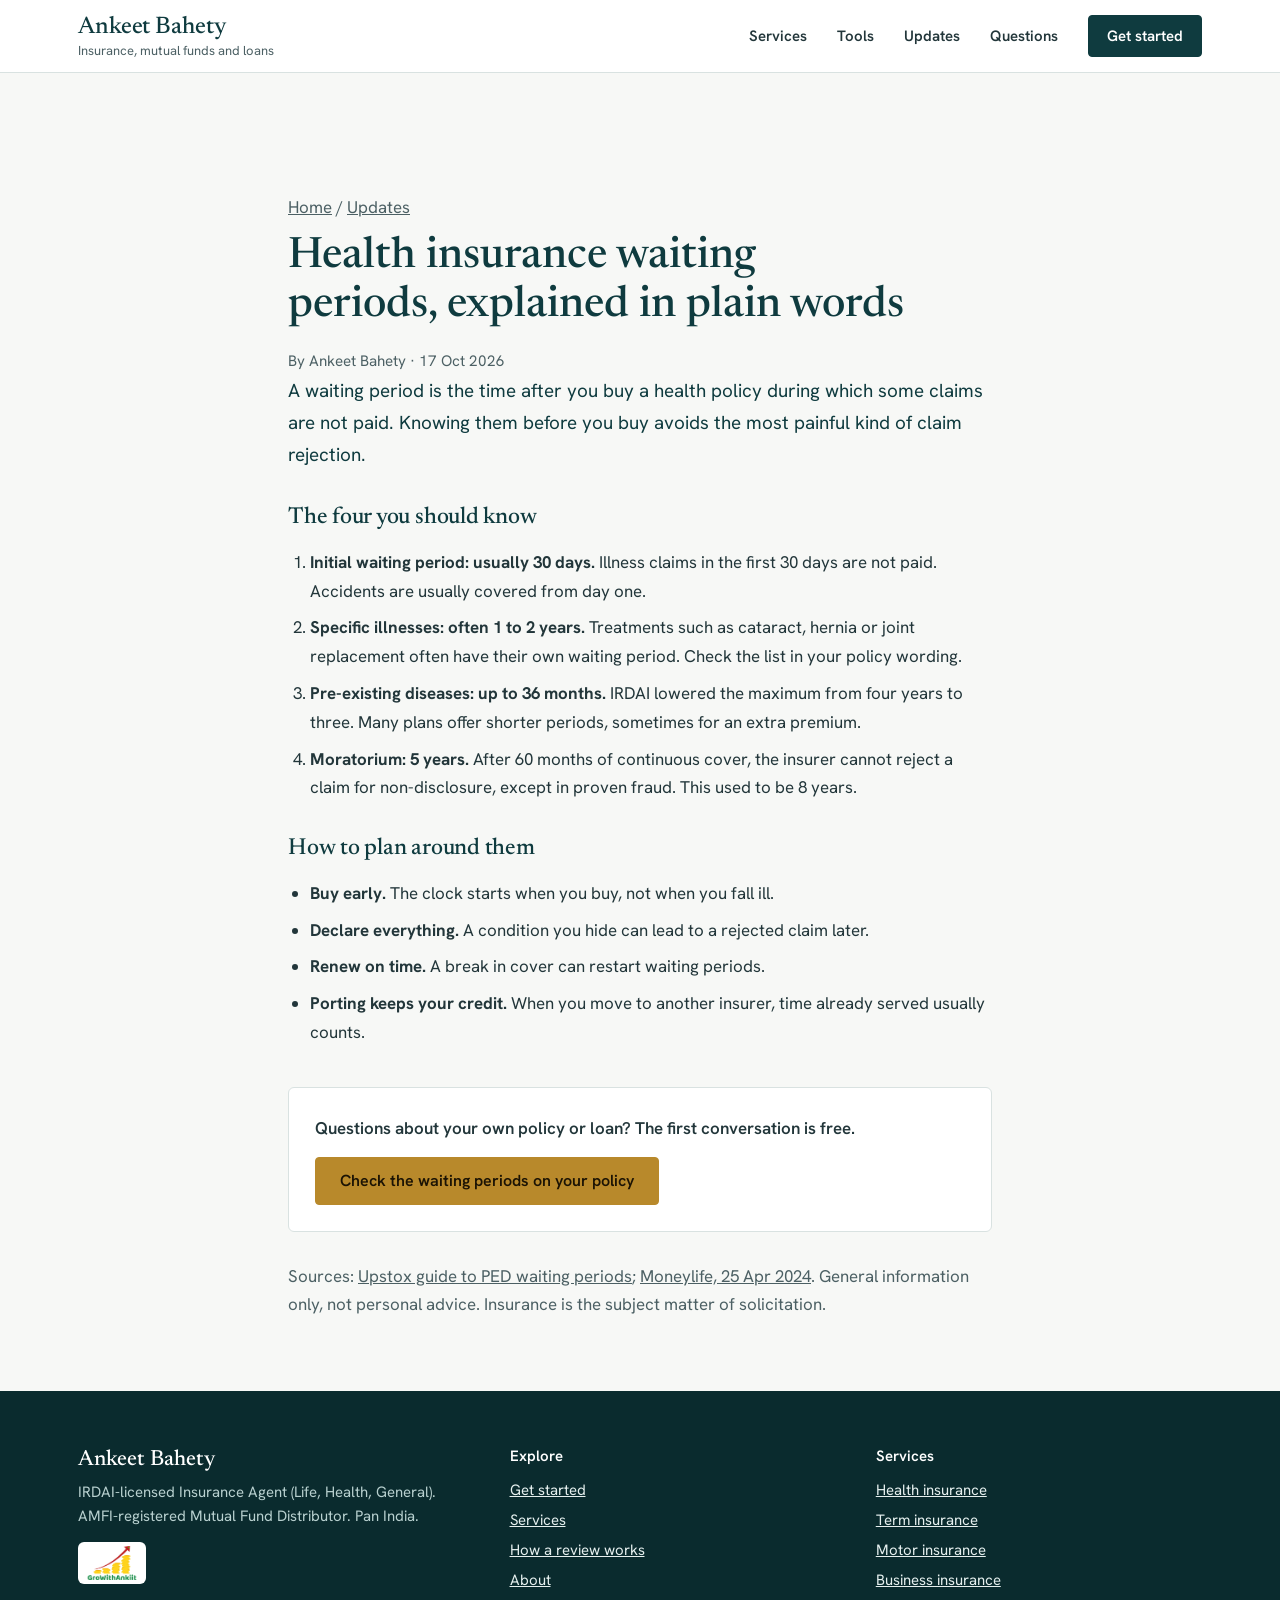
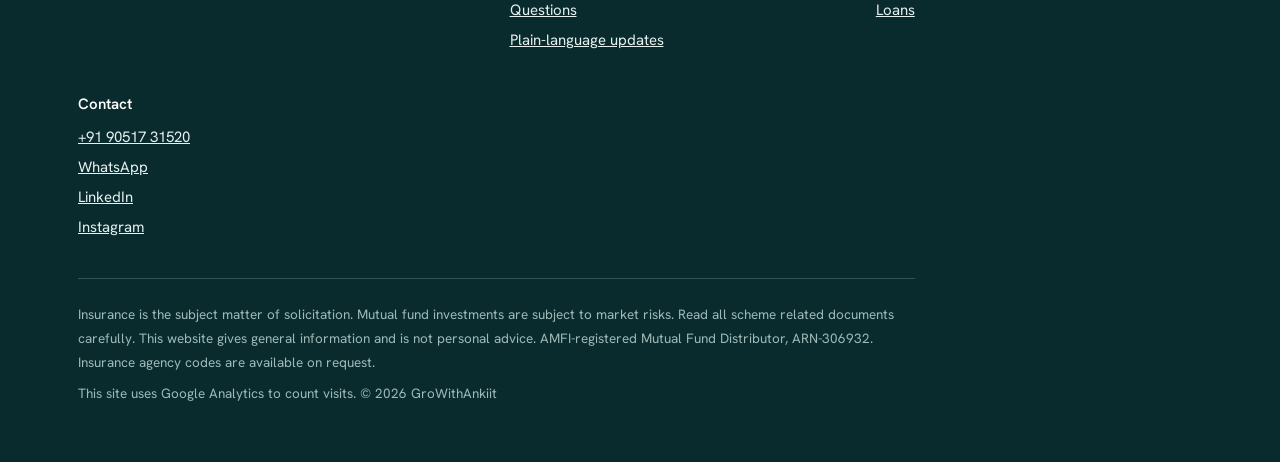
<file: health-insurance-waiting-periods.html>
<!doctype html>
<html lang="en">
<head>
<script async src="https://www.googletagmanager.com/gtm.js?id=GTM-NTL3VPCF"></script>
<script>
  window.dataLayer = window.dataLayer || [];
  function gtag(){dataLayer.push(arguments);}
  gtag('js', new Date());
</script>

<meta charset="utf-8">
<meta name="viewport" content="width=device-width, initial-scale=1">
<title>Health insurance waiting periods, explained in plain words | Ankeet Bahety</title>
<meta name="description" content="Initial 30 days, specific illnesses, pre-existing diseases (up to 36 months) and the 5-year moratorium: how health insurance waiting periods work and how to plan around them.">
<link rel="canonical" href="https://ankeetbahety.in/health-insurance-waiting-periods.html">
<link rel="icon" href="/logo.png">
<meta property="og:title" content="Health insurance waiting periods, explained in plain words">
<meta property="og:description" content="Initial 30 days, specific illnesses, pre-existing diseases (up to 36 months) and the 5-year moratorium: how health insurance waiting periods work and how to plan around them.">
<meta property="og:image" content="https://ankeetbahety.in/ankeet-about.jpg">
<meta property="og:url" content="https://ankeetbahety.in/health-insurance-waiting-periods.html">
<meta property="og:type" content="article">
<meta name="twitter:card" content="summary_large_image">
<link rel="preconnect" href="https://fonts.googleapis.com"><link rel="preconnect" href="https://fonts.gstatic.com" crossorigin><link rel="stylesheet" href="https://fonts.googleapis.com/css2?family=Hanken+Grotesk:wght@400;500;600;700&family=Newsreader:opsz,wght@6..72,400;6..72,500;6..72,600&display=swap">
<style>
:root{
  --ink:#0F3B3F;
  --ink-deep:#0A2B2E;
  --paper:#F7F8F6;
  --white:#FFFFFF;
  --text:#22363A;
  --muted:#4C6064;
  --line:#D9E2E1;
  --mist:#E9EFEE;
  --brass:#B8892B;
  --brass-dark:#8A6414;
  --brass-soft:#E7C77A;
  --serif:'Newsreader',Georgia,'Times New Roman',serif;
  --sans:'Hanken Grotesk',system-ui,-apple-system,'Segoe UI',sans-serif;
}
*{box-sizing:border-box}
html{scroll-behavior:smooth;scroll-padding-top:84px}
body{margin:0;background:var(--paper);color:var(--text);font-family:var(--sans);font-size:17px;line-height:1.6;-webkit-font-smoothing:antialiased}
img{max-width:100%}
a{color:var(--ink)}
a:hover{color:var(--brass-dark)}
:focus-visible{outline:3px solid var(--brass);outline-offset:3px;border-radius:2px}
.wrap{max-width:1180px;margin:0 auto;padding:0 28px}
h1,h2,h3{font-family:var(--serif);font-weight:500;color:var(--ink);margin:0;text-wrap:balance}
h2{font-size:clamp(2rem,3.6vw,2.9rem);line-height:1.1;letter-spacing:-0.01em}
p{margin:0}

/* buttons */
.btn{display:inline-flex;align-items:center;justify-content:center;gap:10px;min-height:48px;padding:12px 24px;border-radius:4px;font:600 16px/1.2 var(--sans);text-decoration:none;border:1.5px solid transparent;cursor:pointer;transition:background .15s,color .15s,border-color .15s}
.btn-primary{background:var(--brass);color:#1B1304;border-color:var(--brass)}
.btn-primary:hover{background:#C99A38;color:#1B1304}
.btn-outline{background:transparent;color:var(--white);border-color:rgba(255,255,255,.55)}
.btn-outline:hover{background:rgba(255,255,255,.1);color:var(--white)}
.btn-ink{background:var(--ink);color:var(--white);border-color:var(--ink)}
.btn-ink:hover{background:var(--ink-deep);color:var(--white)}
.btn-line{background:transparent;color:var(--ink);border-color:var(--ink)}
.btn-line:hover{background:var(--ink);color:var(--white)}
.btn svg{width:20px;height:20px;flex:none}

/* header */
.top{background:var(--white);border-bottom:1px solid var(--line);position:sticky;top:0;z-index:20}
.top .wrap{display:flex;align-items:center;justify-content:space-between;gap:20px;min-height:72px}
.mark{display:flex;flex-direction:column;text-decoration:none;line-height:1.1}
.mark b{font:500 24px/1.1 var(--serif);color:var(--ink);letter-spacing:-0.005em}
.mark span{font-size:13px;color:var(--muted);margin-top:3px}
.nav{display:flex;align-items:center;gap:30px}
.nav a.l{font-weight:600;font-size:15px;text-decoration:none;color:var(--text);padding:10px 0}
.nav a.l:hover{color:var(--brass-dark)}
.nav .btn{min-height:42px;padding:8px 18px;font-size:15px}

/* hero */
.hero{background:var(--ink);color:var(--white);position:relative;overflow:hidden}
.hero .wrap{display:grid;grid-template-columns:minmax(0,1.15fr) minmax(0,.85fr);gap:48px;align-items:end;padding-top:76px}
.hero-copy{padding-bottom:84px}
.hero h1{color:var(--white);font-size:clamp(2.5rem,5vw,4.1rem);line-height:1.04;letter-spacing:-0.018em;font-weight:500;max-width:15em}
.hero .lede{margin-top:24px;font-size:19px;line-height:1.6;color:#D6E6E5;max-width:33em}
.hero .acts{margin-top:34px;display:flex;flex-wrap:wrap;gap:14px}
.hero .fine{margin-top:26px;font-size:13.5px;color:#A9C4C3}
.hero-art{position:relative;align-self:end;min-height:560px;display:flex;justify-content:center}
.hero-art::before{content:"";position:absolute;left:6%;right:6%;bottom:0;top:36px;border:1px solid rgba(231,199,122,.45);border-bottom:0;border-radius:200px 200px 0 0}
.hero-art img{position:relative;display:block;height:560px;width:auto;max-width:100%;object-fit:contain;object-position:bottom}

/* reach card (the memorable element) */
.reach{position:relative;z-index:2;background:var(--white);color:var(--text);border-radius:6px;box-shadow:0 18px 40px rgba(5,25,27,.28);margin-top:-52px}
.reach .wrap{display:grid;grid-template-columns:1fr .85fr 1.45fr 1fr;padding:0}
.reach a{display:flex;flex-direction:column;gap:3px;padding:22px 26px;text-decoration:none;color:var(--text);border-left:1px solid var(--line);transition:background .15s}
.reach a:first-child{border-left:0}
.reach a:hover{background:var(--mist);color:var(--text)}
.reach small{font-size:13px;color:var(--muted);font-weight:500}
.reach strong{font:500 20px/1.25 var(--serif);color:var(--ink);overflow-wrap:anywhere}
.reach-shell{max-width:1180px;margin:0 auto;padding:0 28px;position:relative;z-index:3}

/* sections */
section{padding:92px 0 0}
.intro{display:grid;grid-template-columns:minmax(0,.9fr) minmax(0,1.1fr);gap:56px;align-items:start}
.intro p.sub{color:var(--muted);max-width:34em;font-size:18px}

/* services index */
.svc{margin-top:48px;border-top:1.5px solid var(--ink)}
.svc-row{display:grid;grid-template-columns:minmax(0,.8fr) minmax(0,1.2fr);gap:20px 56px;padding:30px 0;border-bottom:1px solid var(--line)}
.svc-row h3{font-size:clamp(1.5rem,2.4vw,1.95rem);line-height:1.15}
.svc-row .what{color:var(--text);max-width:36em}
.svc-row ul{margin:14px 0 0;padding:0;list-style:none;columns:2;column-gap:36px;color:var(--muted);font-size:15.5px}
.svc-row li{position:relative;padding:3px 0 3px 18px;break-inside:avoid}
.svc-row li::before{content:"";position:absolute;left:0;top:.95em;width:7px;height:1.5px;background:var(--brass)}

/* process */
.proc{background:var(--ink-deep);color:var(--white);margin-top:92px;padding:84px 0}
.proc h2{color:var(--white)}
.steps{margin-top:44px;display:grid;grid-template-columns:repeat(3,minmax(0,1fr));gap:0;border-top:1px solid rgba(255,255,255,.22)}
.step{padding:26px 32px 0 0}
.step+.step{padding-left:32px;border-left:1px solid rgba(255,255,255,.22)}
.step .n{font:500 40px/1 var(--serif);color:var(--brass-soft)}
.step h3{font:600 20px/1.3 var(--sans);color:var(--white);margin:14px 0 8px}
.step p{color:#C7DCDB}

/* about */
.about{display:grid;grid-template-columns:minmax(0,.8fr) minmax(0,1.2fr);gap:64px;align-items:center}
.about img{display:block;width:100%;height:auto;border-radius:4px}
.about p{max-width:36em}
.about p+p{margin-top:16px}
.creds{margin:26px 0 0;padding:0;list-style:none;border-top:1px solid var(--line)}
.creds li{display:grid;grid-template-columns:150px 1fr;gap:16px;padding:12px 0;border-bottom:1px solid var(--line);font-size:15.5px}
.creds li span:first-child{color:var(--muted);font-weight:500}

/* explainer */
.exp{display:grid;grid-template-columns:minmax(0,.7fr) minmax(0,1.3fr);gap:56px;align-items:center}
.exp img{display:block;width:100%;height:auto;border-radius:4px;border:1px solid var(--line)}
.exp .when{font-size:14px;color:var(--muted);margin-bottom:10px;font-weight:500}
.exp h3{font-size:clamp(1.6rem,3vw,2.2rem);line-height:1.15}
.exp .links{margin-top:20px;display:flex;flex-wrap:wrap;gap:12px 24px;font-weight:600}

/* faq */
.faq{margin-top:40px;border-top:1.5px solid var(--ink);max-width:820px}
.faq details{border-bottom:1px solid var(--line)}
.faq summary{cursor:pointer;list-style:none;padding:20px 40px 20px 0;font:500 21px/1.3 var(--serif);color:var(--ink);position:relative}
.faq summary::-webkit-details-marker{display:none}
.faq summary::after{content:"+";position:absolute;right:6px;top:50%;transform:translateY(-52%);font:400 28px/1 var(--sans);color:var(--brass-dark)}
.faq details[open] summary::after{content:"\2212"}
.faq details p{padding:0 40px 22px 0;color:var(--muted);max-width:40em}

/* contact */
.contact{background:var(--mist);margin-top:92px;padding:84px 0}
.contact .grid{display:grid;grid-template-columns:minmax(0,.85fr) minmax(0,1.15fr);gap:56px;align-items:start}
.contact .sub{color:var(--muted);margin-top:14px;max-width:28em}
.direct{margin:30px 0 0;padding:0;list-style:none;border-top:1.5px solid var(--ink)}
.direct li{display:grid;grid-template-columns:110px 1fr;gap:12px;padding:14px 0;border-bottom:1px solid var(--line);font-size:16px}
.direct li span:first-child{color:var(--muted);font-weight:500}
.form{background:var(--white);border-radius:6px;padding:34px;box-shadow:0 1px 0 var(--line)}
.form h3{font-size:1.7rem;line-height:1.15}
.form .note{color:var(--muted);font-size:15px;margin-top:8px}
.fields{margin-top:22px;display:grid;grid-template-columns:1fr 1fr;gap:16px}
.fields .full{grid-column:1/-1}
label{display:block;font-weight:600;font-size:14.5px;margin-bottom:6px;color:var(--ink)}
textarea{width:100%;min-height:84px;padding:10px 14px;border:1.5px solid #B9C8C7;border-radius:4px;background:var(--white);font:400 16px var(--sans);color:var(--text);resize:vertical}
textarea:focus{outline:3px solid var(--brass);outline-offset:1px;border-color:var(--ink)}
.need{margin-top:12px;color:#8A2D1B;font-size:14.5px;font-weight:500}
.need[hidden]{display:none}
label .opt{color:var(--muted);font-weight:400}
input,select{width:100%;min-height:48px;padding:10px 14px;border:1.5px solid #B9C8C7;border-radius:4px;background:var(--white);font:400 16px var(--sans);color:var(--text)}
input:focus,select:focus{outline:3px solid var(--brass);outline-offset:1px;border-color:var(--ink)}
.err{color:#9B2C1F;font-size:14px;margin-top:6px;min-height:1.2em}
.sendrow{margin-top:20px;display:flex;flex-wrap:wrap;gap:12px}
.tiny{margin-top:16px;font-size:13.5px;color:var(--muted);max-width:36em}


/* tools */
.tools{margin-top:44px;display:grid;grid-template-columns:minmax(0,1fr) minmax(0,1fr);border-top:1.5px solid var(--ink)}
.tool{padding:34px 40px 8px 0}
.tool+.tool{padding:34px 0 8px 40px;border-left:1px solid var(--line)}
.tool h3{font-size:1.75rem;line-height:1.15}
.tool .lead{margin-top:8px;color:var(--muted);font-size:15.5px;max-width:30em}
.tool .fields{grid-template-columns:1fr 1fr}
.out{margin-top:24px;background:var(--white);border:1px solid var(--line);border-radius:4px;padding:22px 24px}
.out .big{font:500 clamp(1.6rem,2.6vw,2.15rem)/1.15 var(--serif);color:var(--ink);overflow-wrap:anywhere}
.out .cap{font-size:14px;color:var(--muted);margin-bottom:6px;font-weight:500}
.out ul{margin:16px 0 0;padding:0;list-style:none;font-size:15.5px;color:var(--text)}
.out li{position:relative;padding:4px 0 4px 18px}
.out li::before{content:"";position:absolute;left:0;top:1.05em;width:7px;height:1.5px;background:var(--brass)}
.out .warn{color:#7A2E12}
.sip-rows{margin-top:16px;border-top:1px solid var(--line)}
.sip-rows div{display:grid;grid-template-columns:1fr auto;gap:12px;padding:10px 0;border-bottom:1px solid var(--line);font-size:16px}
.sip-rows b{font-weight:600;color:var(--ink)}
.sip-rows span{font-variant-numeric:tabular-nums}
.tool .btn{margin-top:20px}
.tool .small{margin:14px 0 22px;font-size:13.5px;color:var(--muted);max-width:34em}
@media (max-width:980px){
  .tools{grid-template-columns:1fr}
  .tool,.tool+.tool{padding:30px 0 6px;border-left:0}
  .tool+.tool{border-top:1px solid var(--line);margin-top:20px}
}
@media (max-width:640px){
  .tool .fields{grid-template-columns:1fr}
}

/* footer */
.foot{background:var(--ink-deep);color:#B8D0CF;padding:56px 0 56px;margin-top:0;font-size:15px}
.foot .grid{display:grid;grid-template-columns:minmax(0,1.2fr) minmax(0,1fr) minmax(0,1fr);gap:40px}
.foot b{display:block;color:var(--white);font:500 22px/1.2 var(--serif);margin-bottom:6px}
.foot a{color:#E6F0EF}
.foot ul{list-style:none;margin:0;padding:0}
.foot li{padding:3px 0}
.foot h4{margin:0 0 8px;color:var(--white);font:600 15px/1.3 var(--sans)}
.legal{margin-top:36px;padding-top:24px;border-top:1px solid rgba(255,255,255,.18);font-size:13.5px;line-height:1.75;max-width:62em;color:#9DB9B8}
.legal p+p{margin-top:8px}
.chip{display:inline-block;background:var(--white);border-radius:6px;padding:4px 8px;margin-top:14px}
.chip img{display:block;height:34px;width:auto}

/* mobile action bar */
.bar{display:none}

@media (max-width:980px){
  .hero .wrap{grid-template-columns:1fr;gap:0;padding-top:56px}
  .hero-copy{padding-bottom:40px}
  .hero-art{min-height:0;margin-top:8px}
  .hero-art img{height:440px}
  .hero-art::before{top:24px}
  .reach .wrap{grid-template-columns:repeat(2,minmax(0,1fr))}
  .reach a:nth-child(3){border-left:0}
  .reach a:nth-child(n+3){border-top:1px solid var(--line)}
  .intro,.about,.exp,.contact .grid{grid-template-columns:1fr;gap:32px}
  .svc-row{grid-template-columns:1fr;gap:10px}
  .steps{grid-template-columns:1fr}
  .step,.step+.step{padding:24px 0 0;border-left:0}
  .step+.step{margin-top:24px;border-top:1px solid rgba(255,255,255,.22)}
  .foot .grid{grid-template-columns:1fr}
  .nav a.l{display:none}
}
@media (max-width:640px){
  body{font-size:16.5px}
  .wrap,.reach-shell{padding:0 20px}
  section{padding-top:68px}
  .proc{margin-top:68px;padding:64px 0}
  .contact{margin-top:68px;padding:64px 0}
  .svc-row ul{columns:1}
  .fields{grid-template-columns:1fr}
  .form{padding:24px 20px}
  .creds li{grid-template-columns:1fr;gap:2px}
  .direct li{grid-template-columns:1fr;gap:2px}
  .nav .btn{display:none}
  .reach a{padding:18px 18px}
  .reach strong{font-size:17px}
  .reach .wrap{grid-template-columns:1fr 1fr}
  .reach a:nth-child(3){grid-column:1/-1;border-left:0}
  .reach a:nth-child(4){grid-column:1/-1;border-left:0}
  .hero-art img{height:380px}
  .foot{padding-bottom:110px}
  .bar{display:grid;grid-template-columns:1fr 1fr;position:fixed;left:0;right:0;bottom:0;z-index:30;background:var(--white);border-top:1px solid var(--line);box-shadow:0 -6px 20px rgba(5,25,27,.12);padding:10px 14px calc(10px + env(safe-area-inset-bottom));gap:10px}
  .bar .btn{min-height:46px;padding:8px 12px}
}
@media (prefers-reduced-motion:reduce){html{scroll-behavior:auto}*{transition:none!important}}


.save{display:grid;gap:8px;margin:14px 0 4px}.save label{font-weight:600;font-size:14px}.save input[type=tel]{max-width:320px}
.save .consent{font-weight:400;display:flex;gap:10px;align-items:flex-start}.toolbtns{display:flex;flex-wrap:wrap;gap:10px;margin-top:10px}
.licence{margin-top:8px;font-size:13px;color:var(--muted)}
/* ---- order hub ---- */
.promo{display:inline-block;margin:0 0 14px;padding:8px 16px;border-radius:999px;background:var(--mist);border:1px solid var(--brass);color:var(--ink);font:500 15px/1.3 var(--sans)}
.promo b{color:var(--brass)}.promo a{color:var(--ink);font-weight:600;text-decoration:underline}
.hub{padding-top:92px}
.hub .intro p.sub{max-width:36em}
.hub-card{margin-top:40px;background:var(--white);border:1px solid var(--line);border-radius:6px;box-shadow:0 18px 40px rgba(5,25,27,.08);overflow:hidden}
.tabs{display:flex;border-bottom:1px solid var(--line);overflow-x:auto;background:var(--mist);scrollbar-width:thin}
.tab{flex:1 0 auto;min-height:58px;padding:14px 24px;background:transparent;border:0;border-bottom:3px solid transparent;font:600 15.5px/1.2 var(--sans);color:var(--muted);cursor:pointer;white-space:nowrap}
.tab:hover{color:var(--ink)}
.tab[aria-selected="true"]{background:var(--white);color:var(--ink);border-bottom-color:var(--brass)}
.panel{padding:38px 40px 40px;display:grid;grid-template-columns:minmax(0,.78fr) minmax(0,1.22fr);gap:48px;align-items:start}
.panel[hidden]{display:none}
.panel h3{font-size:clamp(1.6rem,2.6vw,2.05rem);line-height:1.15}
.panel .lead{margin-top:12px;color:var(--muted);font-size:16.5px;max-width:28em}
.next{margin:24px 0 0;padding:0;list-style:none;counter-reset:n;border-top:1px solid var(--line)}
.next li{counter-increment:n;position:relative;padding:12px 0 12px 38px;border-bottom:1px solid var(--line);font-size:15.5px;color:var(--text)}
.next li::before{content:counter(n);position:absolute;left:0;top:10px;width:26px;height:26px;border-radius:50%;background:var(--ink);color:var(--white);font:600 13.5px/26px var(--sans);text-align:center}
.hub .fields{margin-top:0}
.hub .hint{font-size:13.5px;color:var(--muted);margin-top:5px}
.hub .hp{position:absolute;left:-9999px;width:1px;height:1px;overflow:hidden}
.consent{display:flex;gap:12px;align-items:flex-start;margin-top:18px;font-size:14.5px;color:var(--text);font-weight:400;cursor:pointer}
.consent input{width:22px;min-height:22px;height:22px;flex:none;margin-top:2px;accent-color:var(--ink)}
.hub .sendrow{margin-top:20px}
.hub .tiny{margin-top:14px}
.fieldnote{margin-top:16px;padding:12px 14px;background:#FBF3DF;border-left:3px solid var(--brass);font-size:14.5px;color:#4A3A12}
.done{background:var(--mist);border-radius:6px;padding:30px 30px 26px}
.done h4{margin:0;font:500 clamp(1.5rem,2.4vw,1.9rem)/1.2 var(--serif);color:var(--ink)}
.done p{margin-top:10px;color:var(--text);max-width:34em}
.done .sum{margin:18px 0 0;padding:0;list-style:none;border-top:1px solid #C7D5D4;font-size:15px}
.done .sum li{display:grid;grid-template-columns:130px 1fr;gap:12px;padding:8px 0;border-bottom:1px solid #C7D5D4}
.done .sum li span:first-child{color:var(--muted);font-weight:500}
.done .acts{margin-top:20px;display:flex;flex-wrap:wrap;gap:12px}
.done .state{margin-top:14px;font-size:14.5px;color:var(--muted)}
.pay{margin-top:26px;padding-top:22px;border-top:1px solid var(--line)}
.pay h4{margin:0 0 6px;font:600 16px/1.3 var(--sans);color:var(--ink)}
.pay p{font-size:14.5px;color:var(--muted);max-width:36em}
.pay ul{margin:14px 0 0;padding:0;list-style:none;display:flex;flex-wrap:wrap;gap:10px}
.pay a{display:inline-flex;align-items:center;min-height:42px;padding:8px 16px;border:1.5px solid var(--ink);border-radius:4px;font-weight:600;font-size:14.5px;text-decoration:none;color:var(--ink);background:var(--white)}
.pay a:hover{background:var(--ink);color:var(--white)}
.ask{margin-top:14px;font-weight:600;font-size:15.5px}
.ask a{text-decoration-thickness:1.5px;text-underline-offset:4px}
.soon{display:inline-block;margin-left:8px;font-size:12px;font-weight:600;letter-spacing:.04em;text-transform:uppercase;color:var(--brass-dark)}
@media (max-width:980px){
  .panel{grid-template-columns:1fr;gap:28px;padding:30px 26px 32px}
}
@media (max-width:640px){
  .hub{padding-top:68px}
  .panel{padding:26px 18px 28px}
  .tab{padding:14px 18px}
  .done{padding:24px 20px}
  .done .sum li{grid-template-columns:1fr;gap:2px}
}
.hub .err:empty{display:none}
.hub .fields{gap:18px 16px}
</style>
<style>
.art{padding:120px 0 72px}.art .wrap{max-width:760px}.art h1{font-size:clamp(1.9rem,4vw,2.7rem);line-height:1.15;margin:10px 0 18px;text-wrap:balance}
.art h2{font-size:1.45rem;margin:34px 0 12px}.art p,.art li{font-size:1.06rem;line-height:1.7}.art ul,.art ol{padding-left:1.3em;display:grid;gap:8px}
.art .lede{font-size:1.18rem;color:var(--ink)}.art .when{color:var(--muted);font-size:.95rem}.crumb{font-size:.92rem;color:var(--muted)}.crumb a{color:inherit}
.callout{margin:22px 0;padding:18px 20px;border-left:4px solid var(--brass);background:var(--mist);border-radius:4px;line-height:1.6}
.cta-box{margin:40px 0 0;padding:26px;border:1px solid var(--line);border-radius:6px;background:var(--white);display:flex;flex-wrap:wrap;gap:14px;align-items:center;justify-content:space-between}
.cta-box p{margin:0;font-weight:600}.src{margin-top:30px;font-size:.92rem;color:var(--muted)}.src a{color:inherit}
.t{width:100%;border-collapse:collapse;margin:18px 0}.t th,.t td{border-bottom:1px solid var(--line);padding:10px 8px;text-align:left;vertical-align:top}
.cards{display:grid;gap:16px;grid-template-columns:repeat(auto-fill,minmax(260px,1fr));margin-top:26px}.cards a{display:block;padding:20px;border:1px solid var(--line);border-radius:6px;background:var(--white);text-decoration:none;color:var(--ink)}
.cards a b{display:block;font-size:1.1rem;line-height:1.35;margin:6px 0 8px}.cards a span{color:var(--muted);font-size:.95rem}
.art .small{font-size:.92rem;color:var(--muted)}
</style>
<script type="application/ld+json">
{
 "@context": "https://schema.org",
 "@type": "Article",
 "headline": "Health insurance waiting periods, explained in plain words",
 "description": "Initial 30 days, specific illnesses, pre-existing diseases (up to 36 months) and the 5-year moratorium: how health insurance waiting periods work and how to plan around them.",
 "datePublished": "2026-10-17",
 "dateModified": "2026-10-17",
 "author": {
  "@type": "Person",
  "name": "Ankeet Bahety",
  "url": "https://ankeetbahety.in/"
 },
 "publisher": {
  "@type": "Person",
  "name": "Ankeet Bahety",
  "url": "https://ankeetbahety.in/"
 },
 "mainEntityOfPage": "https://ankeetbahety.in/health-insurance-waiting-periods.html",
 "image": "https://ankeetbahety.in/ankeet-about.jpg"
}
</script>
</head>
<body>
<header class="top">
  <div class="wrap">
    <a class="mark" href="/" aria-label="Ankeet Bahety, home">
      <b>Ankeet Bahety</b>
      <span>Insurance, mutual funds and loans</span>
    </a>
    <nav class="nav" aria-label="Main">
      <a class="l" href="/#services">Services</a>
      <a class="l" href="/#tools">Tools</a>
      <a class="l" href="/updates.html">Updates</a>
      <a class="l" href="/#questions">Questions</a>
      <a class="btn btn-ink" href="/#start">Get started</a>
    </nav>
  </div>
</header>
<main class="art"><div class="wrap">
<p class="crumb"><a href="/">Home</a> / <a href="/updates.html">Updates</a></p>
<h1>Health insurance waiting periods, explained in plain words</h1>
<p class="when">By Ankeet Bahety · 17 Oct 2026</p>

<p class="lede">A waiting period is the time after you buy a health policy during which some claims are not paid. Knowing them before you buy avoids the most painful kind of claim rejection.</p>
<h2>The four you should know</h2>
<ol>
<li><b>Initial waiting period: usually 30 days.</b> Illness claims in the first 30 days are not paid. Accidents are usually covered from day one.</li>
<li><b>Specific illnesses: often 1 to 2 years.</b> Treatments such as cataract, hernia or joint replacement often have their own waiting period. Check the list in your policy wording.</li>
<li><b>Pre-existing diseases: up to 36 months.</b> IRDAI lowered the maximum from four years to three. Many plans offer shorter periods, sometimes for an extra premium.</li>
<li><b>Moratorium: 5 years.</b> After 60 months of continuous cover, the insurer cannot reject a claim for non-disclosure, except in proven fraud. This used to be 8 years.</li>
</ol>
<h2>How to plan around them</h2>
<ul>
<li><b>Buy early.</b> The clock starts when you buy, not when you fall ill.</li>
<li><b>Declare everything.</b> A condition you hide can lead to a rejected claim later.</li>
<li><b>Renew on time.</b> A break in cover can restart waiting periods.</li>
<li><b>Porting keeps your credit.</b> When you move to another insurer, time already served usually counts.</li>
</ul>

<div class="cta-box"><p>Questions about your own policy or loan? The first conversation is free.</p><a class="btn btn-primary" href="/#start-quote">Check the waiting periods on your policy</a></div>
<p class="src">Sources: <a href="https://upstox.com/learning-center/health-insurance/a-complete-guide-on-pre-existing-diseases-ped-and-waiting-periods-in-health-insurance/article-1875/" rel="noopener">Upstox guide to PED waiting periods</a>; <a href="https://mas360.moneylife.in/article/understanding-irdai-s-recent-changes-in-health-insurance-what-you-need-to-know/4577.html" rel="noopener">Moneylife, 25 Apr 2024</a>. General information only, not personal advice. Insurance is the subject matter of solicitation.</p>
</div></main>
<footer class="foot">
  <div class="wrap">
    <div class="grid">
      <div>
        <b>Ankeet Bahety</b>
        <p>IRDAI-licensed Insurance Agent (Life, Health, General). AMFI-registered Mutual Fund Distributor. Pan India.</p>
        <div class="chip"><img src="logo.png" alt="GroWithAnkiit" width="330" height="215"></div>
      </div>
      <div>
        <h4>Explore</h4>
        <ul><li><a href="/#start">Get started</a></li><li><a href="/#services">Services</a></li><li><a href="/#how">How a review works</a></li><li><a href="/#about">About</a></li><li><a href="/#questions">Questions</a></li><li><a href="/updates.html">Plain-language updates</a></li></ul>
      </div>
      <div>
        <h4>Services</h4>
        <ul><li><a href="/health-insurance.html">Health insurance</a></li><li><a href="/term-insurance.html">Term insurance</a></li><li><a href="/motor-insurance.html">Motor insurance</a></li><li><a href="/business-insurance.html">Business insurance</a></li><li><a href="/loans.html">Loans</a></li></ul>
      </div>
      <div>
        <h4>Contact</h4>
        <ul><li><a href="tel:+919051731520">+91 90517 31520</a></li><li><a id="wa3" href="https://wa.me/919051731520">WhatsApp</a></li><li><a href="https://www.linkedin.com/in/ankeetbahety/">LinkedIn</a></li><li><a href="https://www.instagram.com/growithankiit/">Instagram</a></li></ul>
      </div>
    </div>
    <div class="legal">
      <p>Insurance is the subject matter of solicitation. Mutual fund investments are subject to market risks. Read all scheme related documents carefully. This website gives general information and is not personal advice. AMFI-registered Mutual Fund Distributor, ARN-306932. Insurance agency codes are available on request.</p>
      <p>This site uses Google Analytics to count visits. &copy; 2026 GroWithAnkiit</p>
    </div>
  </div>
</footer>
<div class="bar" aria-label="Quick contact">
  <a class="btn btn-ink" href="tel:+919051731520">Call</a>
  <a class="btn btn-primary" href="https://wa.me/919051731520?text=Hi%20Ankeet%2C%20I%27d%20like%20a%20free%20policy%20review.">WhatsApp</a>
</div>
<script>
(function(){
  var user='insurance', host='ankeetbahety.in';
  var addr=[user,host].join(String.fromCharCode(64));
  ['em1','em2'].forEach(function(id){
    var el=document.getElementById(id); if(!el) return;
    el.href='mailto:'+addr;
    var s=el.querySelector('strong');
    if(s){ s.textContent=addr; } else { el.textContent=addr; }
  });
})();
</script>
</body>
</html>
</file>
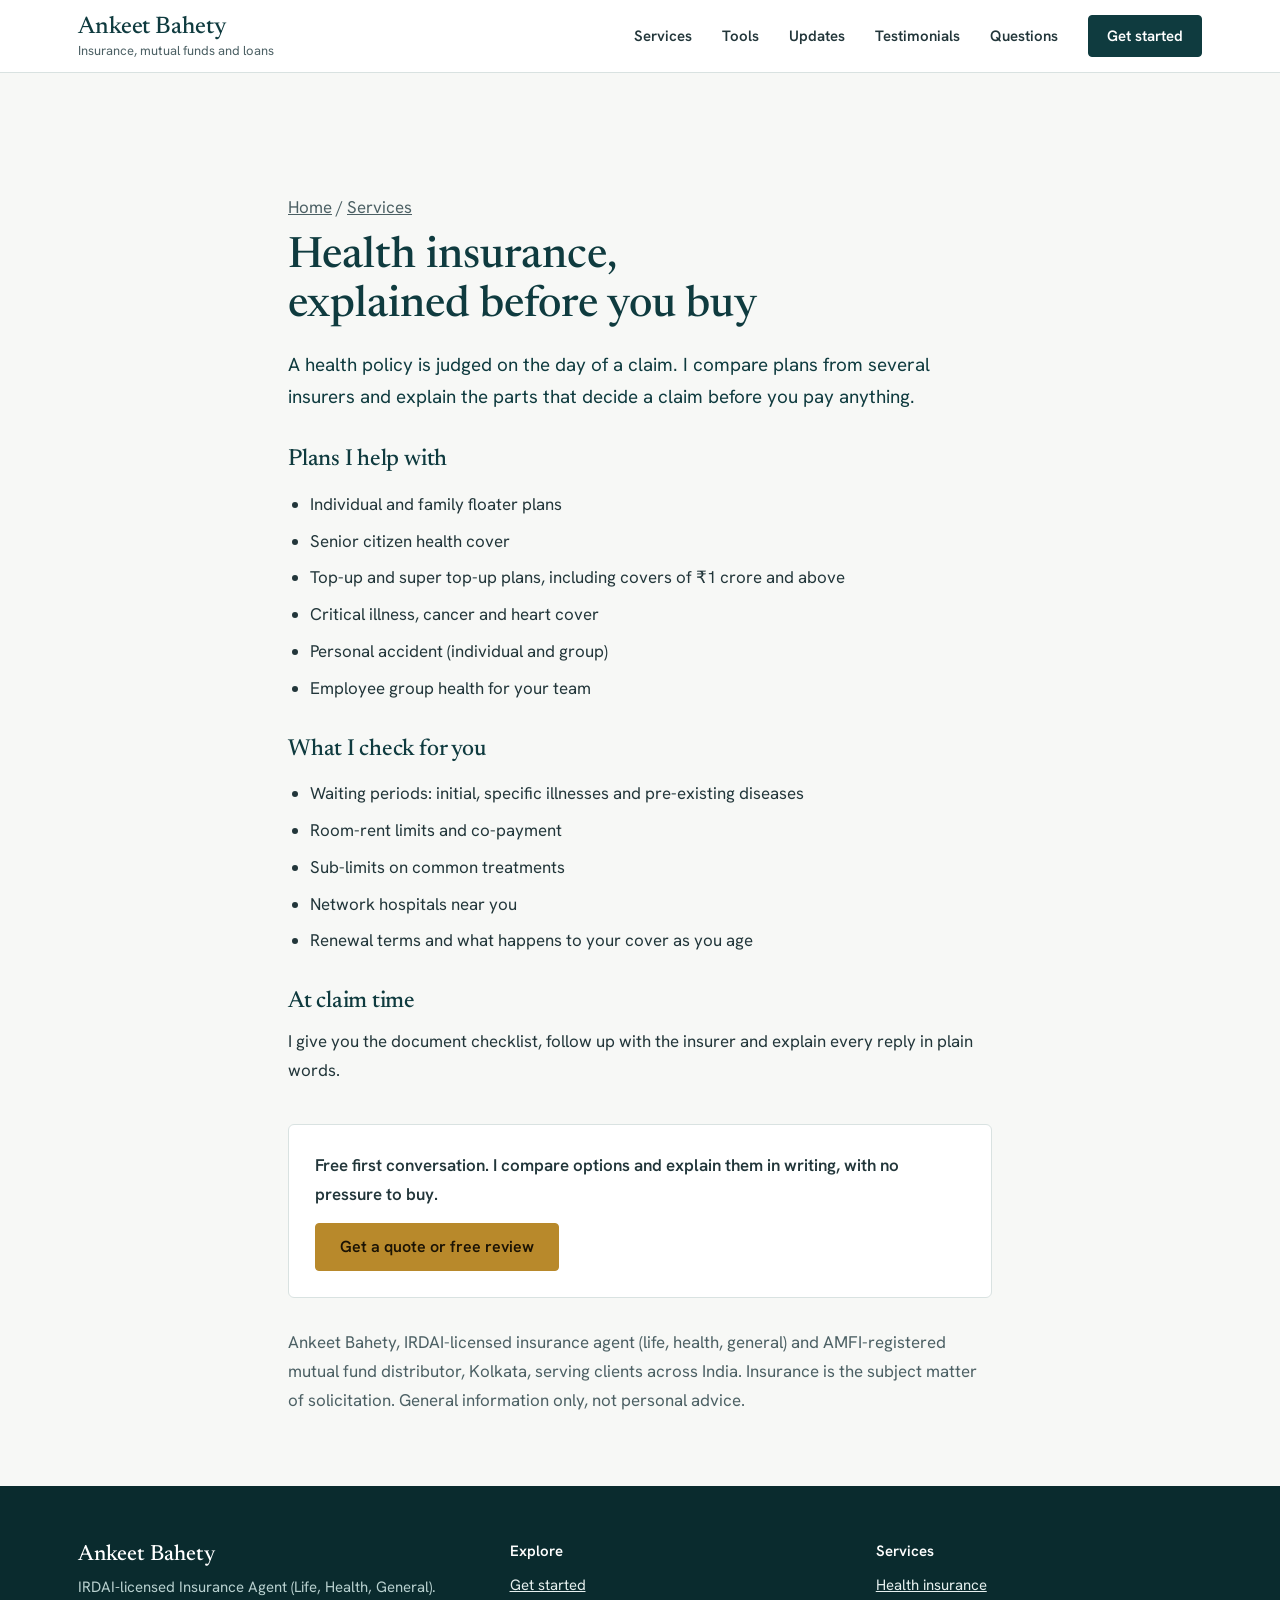
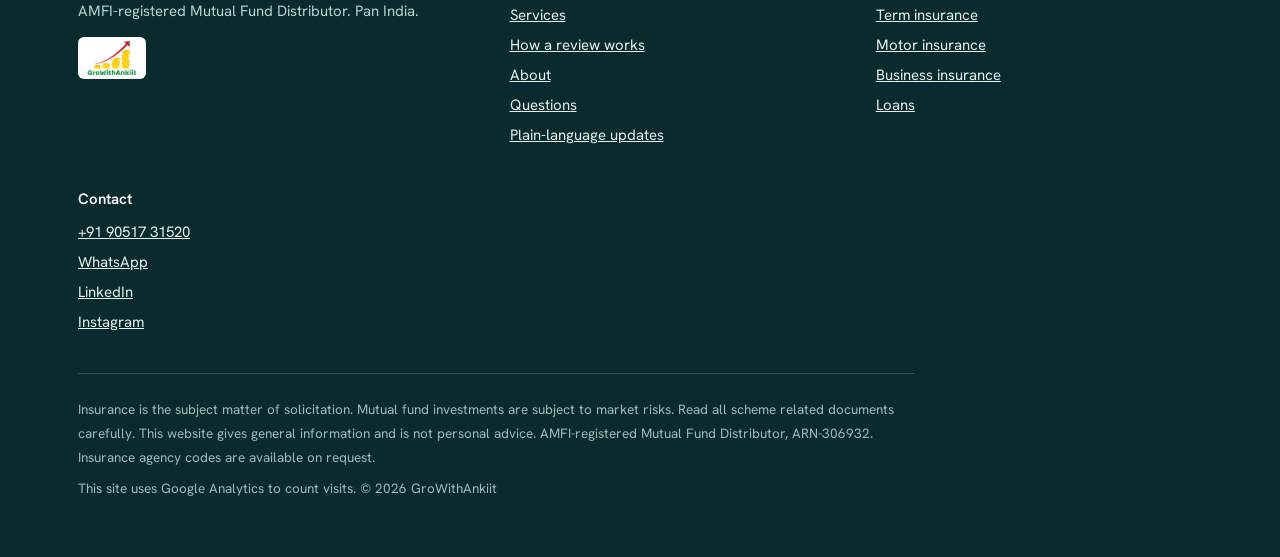
<file: health-insurance.html>
<!doctype html>
<html lang="en">
<head>
<script async src="https://www.googletagmanager.com/gtm.js?id=GTM-NTL3VPCF"></script>
<script>
  window.dataLayer = window.dataLayer || [];
  function gtag(){dataLayer.push(arguments);}
  gtag('js', new Date());
</script>

<meta charset="utf-8">
<meta name="viewport" content="width=device-width, initial-scale=1">
<title>Health insurance in India: plans for families, parents and businesses | Ankeet Bahety</title>
<meta name="description" content="Family floater, senior citizen, top-up and group health insurance from several insurers, with waiting periods, room-rent limits and exclusions explained before you buy. Pan India, based in Kolkata.">
<link rel="canonical" href="https://ankeetbahety.in/health-insurance.html">
<link rel="icon" href="/logo.png">
<meta property="og:title" content="Health insurance in India: plans for families, parents and businesses">
<meta property="og:description" content="Family floater, senior citizen, top-up and group health insurance from several insurers, with waiting periods, room-rent limits and exclusions explained before you buy. Pan India, based in Kolkata.">
<meta property="og:image" content="https://ankeetbahety.in/ankeet-about.jpg">
<meta property="og:url" content="https://ankeetbahety.in/health-insurance.html">
<meta property="og:type" content="article">
<meta name="twitter:card" content="summary_large_image">
<link rel="preconnect" href="https://fonts.googleapis.com"><link rel="preconnect" href="https://fonts.gstatic.com" crossorigin><link rel="stylesheet" href="https://fonts.googleapis.com/css2?family=Hanken+Grotesk:wght@400;500;600;700&family=Newsreader:opsz,wght@6..72,400;6..72,500;6..72,600&display=swap">
<style>
:root{
  --ink:#0F3B3F;
  --ink-deep:#0A2B2E;
  --paper:#F7F8F6;
  --white:#FFFFFF;
  --text:#22363A;
  --muted:#4C6064;
  --line:#D9E2E1;
  --mist:#E9EFEE;
  --brass:#B8892B;
  --brass-dark:#8A6414;
  --brass-soft:#E7C77A;
  --serif:'Newsreader',Georgia,'Times New Roman',serif;
  --sans:'Hanken Grotesk',system-ui,-apple-system,'Segoe UI',sans-serif;
}
*{box-sizing:border-box}
html{scroll-behavior:smooth;scroll-padding-top:84px}
body{margin:0;background:var(--paper);color:var(--text);font-family:var(--sans);font-size:17px;line-height:1.6;-webkit-font-smoothing:antialiased}
img{max-width:100%}
a{color:var(--ink)}
a:hover{color:var(--brass-dark)}
:focus-visible{outline:3px solid var(--brass);outline-offset:3px;border-radius:2px}
.wrap{max-width:1180px;margin:0 auto;padding:0 28px}
h1,h2,h3{font-family:var(--serif);font-weight:500;color:var(--ink);margin:0;text-wrap:balance}
h2{font-size:clamp(2rem,3.6vw,2.9rem);line-height:1.1;letter-spacing:-0.01em}
p{margin:0}

/* buttons */
.btn{display:inline-flex;align-items:center;justify-content:center;gap:10px;min-height:48px;padding:12px 24px;border-radius:4px;font:600 16px/1.2 var(--sans);text-decoration:none;border:1.5px solid transparent;cursor:pointer;transition:background .15s,color .15s,border-color .15s}
.btn-primary{background:var(--brass);color:#1B1304;border-color:var(--brass)}
.btn-primary:hover{background:#C99A38;color:#1B1304}
.btn-outline{background:transparent;color:var(--white);border-color:rgba(255,255,255,.55)}
.btn-outline:hover{background:rgba(255,255,255,.1);color:var(--white)}
.btn-ink{background:var(--ink);color:var(--white);border-color:var(--ink)}
.btn-ink:hover{background:var(--ink-deep);color:var(--white)}
.btn-line{background:transparent;color:var(--ink);border-color:var(--ink)}
.btn-line:hover{background:var(--ink);color:var(--white)}
.btn svg{width:20px;height:20px;flex:none}

/* header */
.top{background:var(--white);border-bottom:1px solid var(--line);position:sticky;top:0;z-index:20}
.top .wrap{display:flex;align-items:center;justify-content:space-between;gap:20px;min-height:72px}
.mark{display:flex;flex-direction:column;text-decoration:none;line-height:1.1}
.mark b{font:500 24px/1.1 var(--serif);color:var(--ink);letter-spacing:-0.005em}
.mark span{font-size:13px;color:var(--muted);margin-top:3px}
.nav{display:flex;align-items:center;gap:30px}
.nav a.l{font-weight:600;font-size:15px;text-decoration:none;color:var(--text);padding:10px 0}
.nav a.l:hover{color:var(--brass-dark)}
.nav .btn{min-height:42px;padding:8px 18px;font-size:15px}

/* hero */
.hero{background:var(--ink);color:var(--white);position:relative;overflow:hidden}
.hero .wrap{display:grid;grid-template-columns:minmax(0,1.15fr) minmax(0,.85fr);gap:48px;align-items:end;padding-top:76px}
.hero-copy{padding-bottom:84px}
.hero h1{color:var(--white);font-size:clamp(2.5rem,5vw,4.1rem);line-height:1.04;letter-spacing:-0.018em;font-weight:500;max-width:15em}
.hero .lede{margin-top:24px;font-size:19px;line-height:1.6;color:#D6E6E5;max-width:33em}
.hero .acts{margin-top:34px;display:flex;flex-wrap:wrap;gap:14px}
.hero .fine{margin-top:26px;font-size:13.5px;color:#A9C4C3}
.hero-art{position:relative;align-self:end;min-height:560px;display:flex;justify-content:center}
.hero-art::before{content:"";position:absolute;left:6%;right:6%;bottom:0;top:36px;border:1px solid rgba(231,199,122,.45);border-bottom:0;border-radius:200px 200px 0 0}
.hero-art img{position:relative;display:block;height:560px;width:auto;max-width:100%;object-fit:contain;object-position:bottom}

/* reach card (the memorable element) */
.reach{position:relative;z-index:2;background:var(--white);color:var(--text);border-radius:6px;box-shadow:0 18px 40px rgba(5,25,27,.28);margin-top:-52px}
.reach .wrap{display:grid;grid-template-columns:1fr .85fr 1.45fr 1fr;padding:0}
.reach a{display:flex;flex-direction:column;gap:3px;padding:22px 26px;text-decoration:none;color:var(--text);border-left:1px solid var(--line);transition:background .15s}
.reach a:first-child{border-left:0}
.reach a:hover{background:var(--mist);color:var(--text)}
.reach small{font-size:13px;color:var(--muted);font-weight:500}
.reach strong{font:500 20px/1.25 var(--serif);color:var(--ink);overflow-wrap:anywhere}
.reach-shell{max-width:1180px;margin:0 auto;padding:0 28px;position:relative;z-index:3}

/* sections */
section{padding:92px 0 0}
.intro{display:grid;grid-template-columns:minmax(0,.9fr) minmax(0,1.1fr);gap:56px;align-items:start}
.intro p.sub{color:var(--muted);max-width:34em;font-size:18px}

/* services index */
.svc{margin-top:48px;border-top:1.5px solid var(--ink)}
.svc-row{display:grid;grid-template-columns:minmax(0,.8fr) minmax(0,1.2fr);gap:20px 56px;padding:30px 0;border-bottom:1px solid var(--line)}
.svc-row h3{font-size:clamp(1.5rem,2.4vw,1.95rem);line-height:1.15}
.svc-row .what{color:var(--text);max-width:36em}
.svc-row ul{margin:14px 0 0;padding:0;list-style:none;columns:2;column-gap:36px;color:var(--muted);font-size:15.5px}
.svc-row li{position:relative;padding:3px 0 3px 18px;break-inside:avoid}
.svc-row li::before{content:"";position:absolute;left:0;top:.95em;width:7px;height:1.5px;background:var(--brass)}

/* process */
.proc{background:var(--ink-deep);color:var(--white);margin-top:92px;padding:84px 0}
.proc h2{color:var(--white)}
.steps{margin-top:44px;display:grid;grid-template-columns:repeat(3,minmax(0,1fr));gap:0;border-top:1px solid rgba(255,255,255,.22)}
.step{padding:26px 32px 0 0}
.step+.step{padding-left:32px;border-left:1px solid rgba(255,255,255,.22)}
.step .n{font:500 40px/1 var(--serif);color:var(--brass-soft)}
.step h3{font:600 20px/1.3 var(--sans);color:var(--white);margin:14px 0 8px}
.step p{color:#C7DCDB}

/* about */
.about{display:grid;grid-template-columns:minmax(0,.8fr) minmax(0,1.2fr);gap:64px;align-items:center}
.about img{display:block;width:100%;height:auto;border-radius:4px}
.about p{max-width:36em}
.about p+p{margin-top:16px}
.creds{margin:26px 0 0;padding:0;list-style:none;border-top:1px solid var(--line)}
.creds li{display:grid;grid-template-columns:150px 1fr;gap:16px;padding:12px 0;border-bottom:1px solid var(--line);font-size:15.5px}
.creds li span:first-child{color:var(--muted);font-weight:500}

/* explainer */
.exp{display:grid;grid-template-columns:minmax(0,.7fr) minmax(0,1.3fr);gap:56px;align-items:center}
.exp img{display:block;width:100%;height:auto;border-radius:4px;border:1px solid var(--line)}
.exp .when{font-size:14px;color:var(--muted);margin-bottom:10px;font-weight:500}
.exp h3{font-size:clamp(1.6rem,3vw,2.2rem);line-height:1.15}
.exp .links{margin-top:20px;display:flex;flex-wrap:wrap;gap:12px 24px;font-weight:600}

/* faq */
.faq{margin-top:40px;border-top:1.5px solid var(--ink);max-width:820px}
.faq details{border-bottom:1px solid var(--line)}
.faq summary{cursor:pointer;list-style:none;padding:20px 40px 20px 0;font:500 21px/1.3 var(--serif);color:var(--ink);position:relative}
.faq summary::-webkit-details-marker{display:none}
.faq summary::after{content:"+";position:absolute;right:6px;top:50%;transform:translateY(-52%);font:400 28px/1 var(--sans);color:var(--brass-dark)}
.faq details[open] summary::after{content:"\2212"}
.faq details p{padding:0 40px 22px 0;color:var(--muted);max-width:40em}

/* contact */
.contact{background:var(--mist);margin-top:92px;padding:84px 0}
.contact .grid{display:grid;grid-template-columns:minmax(0,.85fr) minmax(0,1.15fr);gap:56px;align-items:start}
.contact .sub{color:var(--muted);margin-top:14px;max-width:28em}
.direct{margin:30px 0 0;padding:0;list-style:none;border-top:1.5px solid var(--ink)}
.direct li{display:grid;grid-template-columns:110px 1fr;gap:12px;padding:14px 0;border-bottom:1px solid var(--line);font-size:16px}
.direct li span:first-child{color:var(--muted);font-weight:500}
.form{background:var(--white);border-radius:6px;padding:34px;box-shadow:0 1px 0 var(--line)}
.form h3{font-size:1.7rem;line-height:1.15}
.form .note{color:var(--muted);font-size:15px;margin-top:8px}
.fields{margin-top:22px;display:grid;grid-template-columns:1fr 1fr;gap:16px}
.fields .full{grid-column:1/-1}
label{display:block;font-weight:600;font-size:14.5px;margin-bottom:6px;color:var(--ink)}
textarea{width:100%;min-height:84px;padding:10px 14px;border:1.5px solid #B9C8C7;border-radius:4px;background:var(--white);font:400 16px var(--sans);color:var(--text);resize:vertical}
textarea:focus{outline:3px solid var(--brass);outline-offset:1px;border-color:var(--ink)}
.need{margin-top:12px;color:#8A2D1B;font-size:14.5px;font-weight:500}
.need[hidden]{display:none}
label .opt{color:var(--muted);font-weight:400}
input,select{width:100%;min-height:48px;padding:10px 14px;border:1.5px solid #B9C8C7;border-radius:4px;background:var(--white);font:400 16px var(--sans);color:var(--text)}
input:focus,select:focus{outline:3px solid var(--brass);outline-offset:1px;border-color:var(--ink)}
.err{color:#9B2C1F;font-size:14px;margin-top:6px;min-height:1.2em}
.sendrow{margin-top:20px;display:flex;flex-wrap:wrap;gap:12px}
.tiny{margin-top:16px;font-size:13.5px;color:var(--muted);max-width:36em}


/* tools */
.tools{margin-top:44px;display:grid;grid-template-columns:minmax(0,1fr) minmax(0,1fr);border-top:1.5px solid var(--ink)}
.tool{padding:34px 40px 8px 0}
.tool+.tool{padding:34px 0 8px 40px;border-left:1px solid var(--line)}
.tool h3{font-size:1.75rem;line-height:1.15}
.tool .lead{margin-top:8px;color:var(--muted);font-size:15.5px;max-width:30em}
.tool .fields{grid-template-columns:1fr 1fr}
.out{margin-top:24px;background:var(--white);border:1px solid var(--line);border-radius:4px;padding:22px 24px}
.out .big{font:500 clamp(1.6rem,2.6vw,2.15rem)/1.15 var(--serif);color:var(--ink);overflow-wrap:anywhere}
.out .cap{font-size:14px;color:var(--muted);margin-bottom:6px;font-weight:500}
.out ul{margin:16px 0 0;padding:0;list-style:none;font-size:15.5px;color:var(--text)}
.out li{position:relative;padding:4px 0 4px 18px}
.out li::before{content:"";position:absolute;left:0;top:1.05em;width:7px;height:1.5px;background:var(--brass)}
.out .warn{color:#7A2E12}
.sip-rows{margin-top:16px;border-top:1px solid var(--line)}
.sip-rows div{display:grid;grid-template-columns:1fr auto;gap:12px;padding:10px 0;border-bottom:1px solid var(--line);font-size:16px}
.sip-rows b{font-weight:600;color:var(--ink)}
.sip-rows span{font-variant-numeric:tabular-nums}
.tool .btn{margin-top:20px}
.tool .small{margin:14px 0 22px;font-size:13.5px;color:var(--muted);max-width:34em}
@media (max-width:980px){
  .tools{grid-template-columns:1fr}
  .tool,.tool+.tool{padding:30px 0 6px;border-left:0}
  .tool+.tool{border-top:1px solid var(--line);margin-top:20px}
}
@media (max-width:640px){
  .tool .fields{grid-template-columns:1fr}
}

/* footer */
.foot{background:var(--ink-deep);color:#B8D0CF;padding:56px 0 56px;margin-top:0;font-size:15px}
.foot .grid{display:grid;grid-template-columns:minmax(0,1.2fr) minmax(0,1fr) minmax(0,1fr);gap:40px}
.foot b{display:block;color:var(--white);font:500 22px/1.2 var(--serif);margin-bottom:6px}
.foot a{color:#E6F0EF}
.foot ul{list-style:none;margin:0;padding:0}
.foot li{padding:3px 0}
.foot h4{margin:0 0 8px;color:var(--white);font:600 15px/1.3 var(--sans)}
.legal{margin-top:36px;padding-top:24px;border-top:1px solid rgba(255,255,255,.18);font-size:13.5px;line-height:1.75;max-width:62em;color:#9DB9B8}
.legal p+p{margin-top:8px}
.chip{display:inline-block;background:var(--white);border-radius:6px;padding:4px 8px;margin-top:14px}
.chip img{display:block;height:34px;width:auto}

/* mobile action bar */
.bar{display:none}

@media (max-width:980px){
  .hero .wrap{grid-template-columns:1fr;gap:0;padding-top:56px}
  .hero-copy{padding-bottom:40px}
  .hero-art{min-height:0;margin-top:8px}
  .hero-art img{height:440px}
  .hero-art::before{top:24px}
  .reach .wrap{grid-template-columns:repeat(2,minmax(0,1fr))}
  .reach a:nth-child(3){border-left:0}
  .reach a:nth-child(n+3){border-top:1px solid var(--line)}
  .intro,.about,.exp,.contact .grid{grid-template-columns:1fr;gap:32px}
  .svc-row{grid-template-columns:1fr;gap:10px}
  .steps{grid-template-columns:1fr}
  .step,.step+.step{padding:24px 0 0;border-left:0}
  .step+.step{margin-top:24px;border-top:1px solid rgba(255,255,255,.22)}
  .foot .grid{grid-template-columns:1fr}
  .nav a.l{display:none}
}
@media (max-width:640px){
  body{font-size:16.5px}
  .wrap,.reach-shell{padding:0 20px}
  section{padding-top:68px}
  .proc{margin-top:68px;padding:64px 0}
  .contact{margin-top:68px;padding:64px 0}
  .svc-row ul{columns:1}
  .fields{grid-template-columns:1fr}
  .form{padding:24px 20px}
  .creds li{grid-template-columns:1fr;gap:2px}
  .direct li{grid-template-columns:1fr;gap:2px}
  .nav .btn{display:none}
  .reach a{padding:18px 18px}
  .reach strong{font-size:17px}
  .reach .wrap{grid-template-columns:1fr 1fr}
  .reach a:nth-child(3){grid-column:1/-1;border-left:0}
  .reach a:nth-child(4){grid-column:1/-1;border-left:0}
  .hero-art img{height:380px}
  .foot{padding-bottom:110px}
  .bar{display:grid;grid-template-columns:1fr 1fr;position:fixed;left:0;right:0;bottom:0;z-index:30;background:var(--white);border-top:1px solid var(--line);box-shadow:0 -6px 20px rgba(5,25,27,.12);padding:10px 14px calc(10px + env(safe-area-inset-bottom));gap:10px}
  .bar .btn{min-height:46px;padding:8px 12px}
}
@media (prefers-reduced-motion:reduce){html{scroll-behavior:auto}*{transition:none!important}}


.save{display:grid;gap:8px;margin:14px 0 4px}.save label{font-weight:600;font-size:14px}.save input[type=tel]{max-width:320px}
.save .consent{font-weight:400;display:flex;gap:10px;align-items:flex-start}.toolbtns{display:flex;flex-wrap:wrap;gap:10px;margin-top:10px}
.licence{margin-top:8px;font-size:13px;color:var(--muted)}
/* ---- order hub ---- */
.promo{display:inline-block;margin:0 0 14px;padding:8px 16px;border-radius:999px;background:var(--mist);border:1px solid var(--brass);color:var(--ink);font:500 15px/1.3 var(--sans)}
.promo b{color:var(--brass)}.promo a{color:var(--ink);font-weight:600;text-decoration:underline}
.hub{padding-top:92px}
.hub .intro p.sub{max-width:36em}
.hub-card{margin-top:40px;background:var(--white);border:1px solid var(--line);border-radius:6px;box-shadow:0 18px 40px rgba(5,25,27,.08);overflow:hidden}
.tabs{display:flex;border-bottom:1px solid var(--line);overflow-x:auto;background:var(--mist);scrollbar-width:thin}
.tab{flex:1 0 auto;min-height:58px;padding:14px 24px;background:transparent;border:0;border-bottom:3px solid transparent;font:600 15.5px/1.2 var(--sans);color:var(--muted);cursor:pointer;white-space:nowrap}
.tab:hover{color:var(--ink)}
.tab[aria-selected="true"]{background:var(--white);color:var(--ink);border-bottom-color:var(--brass)}
.panel{padding:38px 40px 40px;display:grid;grid-template-columns:minmax(0,.78fr) minmax(0,1.22fr);gap:48px;align-items:start}
.panel[hidden]{display:none}
.panel h3{font-size:clamp(1.6rem,2.6vw,2.05rem);line-height:1.15}
.panel .lead{margin-top:12px;color:var(--muted);font-size:16.5px;max-width:28em}
.next{margin:24px 0 0;padding:0;list-style:none;counter-reset:n;border-top:1px solid var(--line)}
.next li{counter-increment:n;position:relative;padding:12px 0 12px 38px;border-bottom:1px solid var(--line);font-size:15.5px;color:var(--text)}
.next li::before{content:counter(n);position:absolute;left:0;top:10px;width:26px;height:26px;border-radius:50%;background:var(--ink);color:var(--white);font:600 13.5px/26px var(--sans);text-align:center}
.hub .fields{margin-top:0}
.hub .hint{font-size:13.5px;color:var(--muted);margin-top:5px}
.hub .hp{position:absolute;left:-9999px;width:1px;height:1px;overflow:hidden}
.consent{display:flex;gap:12px;align-items:flex-start;margin-top:18px;font-size:14.5px;color:var(--text);font-weight:400;cursor:pointer}
.consent input{width:22px;min-height:22px;height:22px;flex:none;margin-top:2px;accent-color:var(--ink)}
.hub .sendrow{margin-top:20px}
.hub .tiny{margin-top:14px}
.fieldnote{margin-top:16px;padding:12px 14px;background:#FBF3DF;border-left:3px solid var(--brass);font-size:14.5px;color:#4A3A12}
.done{background:var(--mist);border-radius:6px;padding:30px 30px 26px}
.done h4{margin:0;font:500 clamp(1.5rem,2.4vw,1.9rem)/1.2 var(--serif);color:var(--ink)}
.done p{margin-top:10px;color:var(--text);max-width:34em}
.done .sum{margin:18px 0 0;padding:0;list-style:none;border-top:1px solid #C7D5D4;font-size:15px}
.done .sum li{display:grid;grid-template-columns:130px 1fr;gap:12px;padding:8px 0;border-bottom:1px solid #C7D5D4}
.done .sum li span:first-child{color:var(--muted);font-weight:500}
.done .acts{margin-top:20px;display:flex;flex-wrap:wrap;gap:12px}
.done .state{margin-top:14px;font-size:14.5px;color:var(--muted)}
.pay{margin-top:26px;padding-top:22px;border-top:1px solid var(--line)}
.pay h4{margin:0 0 6px;font:600 16px/1.3 var(--sans);color:var(--ink)}
.pay p{font-size:14.5px;color:var(--muted);max-width:36em}
.pay ul{margin:14px 0 0;padding:0;list-style:none;display:flex;flex-wrap:wrap;gap:10px}
.pay a{display:inline-flex;align-items:center;min-height:42px;padding:8px 16px;border:1.5px solid var(--ink);border-radius:4px;font-weight:600;font-size:14.5px;text-decoration:none;color:var(--ink);background:var(--white)}
.pay a:hover{background:var(--ink);color:var(--white)}
.ask{margin-top:14px;font-weight:600;font-size:15.5px}
.ask a{text-decoration-thickness:1.5px;text-underline-offset:4px}
.soon{display:inline-block;margin-left:8px;font-size:12px;font-weight:600;letter-spacing:.04em;text-transform:uppercase;color:var(--brass-dark)}
@media (max-width:980px){
  .panel{grid-template-columns:1fr;gap:28px;padding:30px 26px 32px}
}
@media (max-width:640px){
  .hub{padding-top:68px}
  .panel{padding:26px 18px 28px}
  .tab{padding:14px 18px}
  .done{padding:24px 20px}
  .done .sum li{grid-template-columns:1fr;gap:2px}
}
.hub .err:empty{display:none}
.hub .fields{gap:18px 16px}
</style>
<style>
.art{padding:120px 0 72px}.art .wrap{max-width:760px}.art h1{font-size:clamp(1.9rem,4vw,2.7rem);line-height:1.15;margin:10px 0 18px;text-wrap:balance}
.art h2{font-size:1.45rem;margin:34px 0 12px}.art p,.art li{font-size:1.06rem;line-height:1.7}.art ul,.art ol{padding-left:1.3em;display:grid;gap:8px}
.art .lede{font-size:1.18rem;color:var(--ink)}.art .when{color:var(--muted);font-size:.95rem}.crumb{font-size:.92rem;color:var(--muted)}.crumb a{color:inherit}
.callout{margin:22px 0;padding:18px 20px;border-left:4px solid var(--brass);background:var(--mist);border-radius:4px;line-height:1.6}
.cta-box{margin:40px 0 0;padding:26px;border:1px solid var(--line);border-radius:6px;background:var(--white);display:flex;flex-wrap:wrap;gap:14px;align-items:center;justify-content:space-between}
.cta-box p{margin:0;font-weight:600}.src{margin-top:30px;font-size:.92rem;color:var(--muted)}.src a{color:inherit}
.t{width:100%;border-collapse:collapse;margin:18px 0}.t th,.t td{border-bottom:1px solid var(--line);padding:10px 8px;text-align:left;vertical-align:top}
.cards{display:grid;gap:16px;grid-template-columns:repeat(auto-fill,minmax(260px,1fr));margin-top:26px}.cards a{display:block;padding:20px;border:1px solid var(--line);border-radius:6px;background:var(--white);text-decoration:none;color:var(--ink)}
.cards a b{display:block;font-size:1.1rem;line-height:1.35;margin:6px 0 8px}.cards a span{color:var(--muted);font-size:.95rem}
.art .small{font-size:.92rem;color:var(--muted)}
</style>
<script type="application/ld+json">
{
 "@context": "https://schema.org",
 "@type": "Service",
 "name": "Health insurance, explained before you buy",
 "description": "Family floater, senior citizen, top-up and group health insurance from several insurers, with waiting periods, room-rent limits and exclusions explained before you buy. Pan India, based in Kolkata.",
 "provider": {
  "@type": "InsuranceAgency",
  "name": "Ankeet Bahety",
  "url": "https://ankeetbahety.in/"
 },
 "areaServed": {
  "@type": "Country",
  "name": "India"
 },
 "url": "https://ankeetbahety.in/health-insurance.html"
}
</script>
</head>
<body>
<header class="top">
  <div class="wrap">
    <a class="mark" href="/" aria-label="Ankeet Bahety, home">
      <b>Ankeet Bahety</b>
      <span>Insurance, mutual funds and loans</span>
    </a>
    <nav class="nav" aria-label="Main">
      <a class="l" href="/#services">Services</a>
      <a class="l" href="/#tools">Tools</a>
      <a class="l" href="/updates.html">Updates</a>
      <a class="l" href="/testimonials.html">Testimonials</a>
      <a class="l" href="/#questions">Questions</a>
      <a class="btn btn-ink" href="/#start">Get started</a>
    </nav>
  </div>
</header>
<main class="art"><div class="wrap">
<p class="crumb"><a href="/">Home</a> / <a href="/#services">Services</a></p>
<h1>Health insurance, explained before you buy</h1>

<p class="lede">A health policy is judged on the day of a claim. I compare plans from several insurers and explain the parts that decide a claim before you pay anything.</p>
<h2>Plans I help with</h2>
<ul><li>Individual and family floater plans</li><li>Senior citizen health cover</li><li>Top-up and super top-up plans, including covers of ₹1 crore and above</li><li>Critical illness, cancer and heart cover</li><li>Personal accident (individual and group)</li><li>Employee group health for your team</li></ul>
<h2>What I check for you</h2>
<ul><li>Waiting periods: initial, specific illnesses and pre-existing diseases</li><li>Room-rent limits and co-payment</li><li>Sub-limits on common treatments</li><li>Network hospitals near you</li><li>Renewal terms and what happens to your cover as you age</li></ul>
<h2>At claim time</h2>
<p>I give you the document checklist, follow up with the insurer and explain every reply in plain words.</p>

<div class="cta-box"><p>Free first conversation. I compare options and explain them in writing, with no pressure to buy.</p><a class="btn btn-primary" href="/#start-quote">Get a quote or free review</a></div>
<p class="src">Ankeet Bahety, IRDAI-licensed insurance agent (life, health, general) and AMFI-registered mutual fund distributor, Kolkata, serving clients across India. Insurance is the subject matter of solicitation. General information only, not personal advice.</p>
</div></main>
<footer class="foot">
  <div class="wrap">
    <div class="grid">
      <div>
        <b>Ankeet Bahety</b>
        <p>IRDAI-licensed Insurance Agent (Life, Health, General). AMFI-registered Mutual Fund Distributor. Pan India.</p>
        <div class="chip"><img src="logo.png" alt="GroWithAnkiit" width="330" height="215"></div>
      </div>
      <div>
        <h4>Explore</h4>
        <ul><li><a href="/#start">Get started</a></li><li><a href="/#services">Services</a></li><li><a href="/#how">How a review works</a></li><li><a href="/#about">About</a></li><li><a href="/#questions">Questions</a></li><li><a href="/updates.html">Plain-language updates</a></li></ul>
      </div>
      <div>
        <h4>Services</h4>
        <ul><li><a href="/health-insurance.html">Health insurance</a></li><li><a href="/term-insurance.html">Term insurance</a></li><li><a href="/motor-insurance.html">Motor insurance</a></li><li><a href="/business-insurance.html">Business insurance</a></li><li><a href="/loans.html">Loans</a></li></ul>
      </div>
      <div>
        <h4>Contact</h4>
        <ul><li><a href="tel:+919051731520">+91 90517 31520</a></li><li><a id="wa3" href="https://wa.me/919051731520">WhatsApp</a></li><li><a href="https://www.linkedin.com/in/ankeetbahety/">LinkedIn</a></li><li><a href="https://www.instagram.com/growithankiit/">Instagram</a></li></ul>
      </div>
    </div>
    <div class="legal">
      <p>Insurance is the subject matter of solicitation. Mutual fund investments are subject to market risks. Read all scheme related documents carefully. This website gives general information and is not personal advice. AMFI-registered Mutual Fund Distributor, ARN-306932. Insurance agency codes are available on request.</p>
      <p>This site uses Google Analytics to count visits. &copy; 2026 GroWithAnkiit</p>
    </div>
  </div>
</footer>
<div class="bar" aria-label="Quick contact">
  <a class="btn btn-ink" href="tel:+919051731520">Call</a>
  <a class="btn btn-primary" href="https://wa.me/919051731520?text=Hi%20Ankeet%2C%20I%27d%20like%20a%20free%20policy%20review.">WhatsApp</a>
</div>
<script>
(function(){
  var user='insurance', host='ankeetbahety.in';
  var addr=[user,host].join(String.fromCharCode(64));
  ['em1','em2'].forEach(function(id){
    var el=document.getElementById(id); if(!el) return;
    el.href='mailto:'+addr;
    var s=el.querySelector('strong');
    if(s){ s.textContent=addr; } else { el.textContent=addr; }
  });
})();
</script>
</body>
</html>
</file>
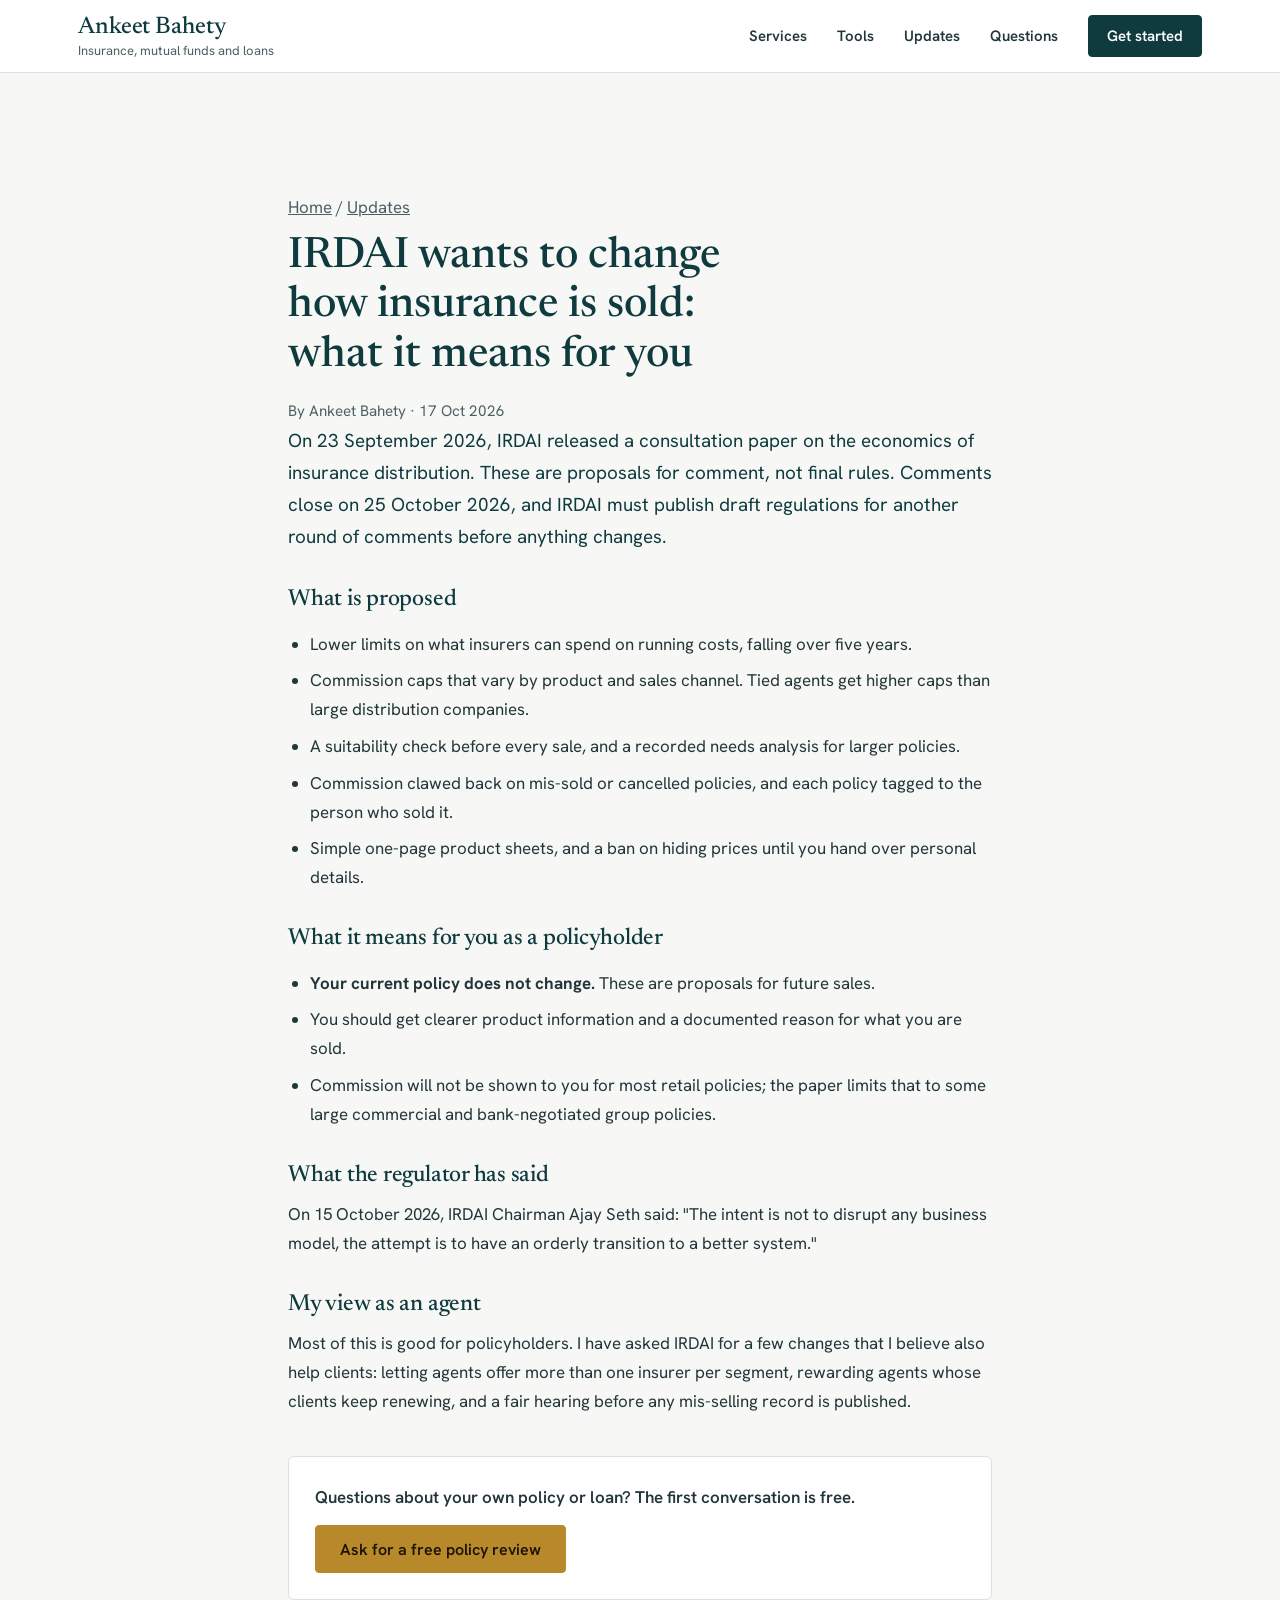
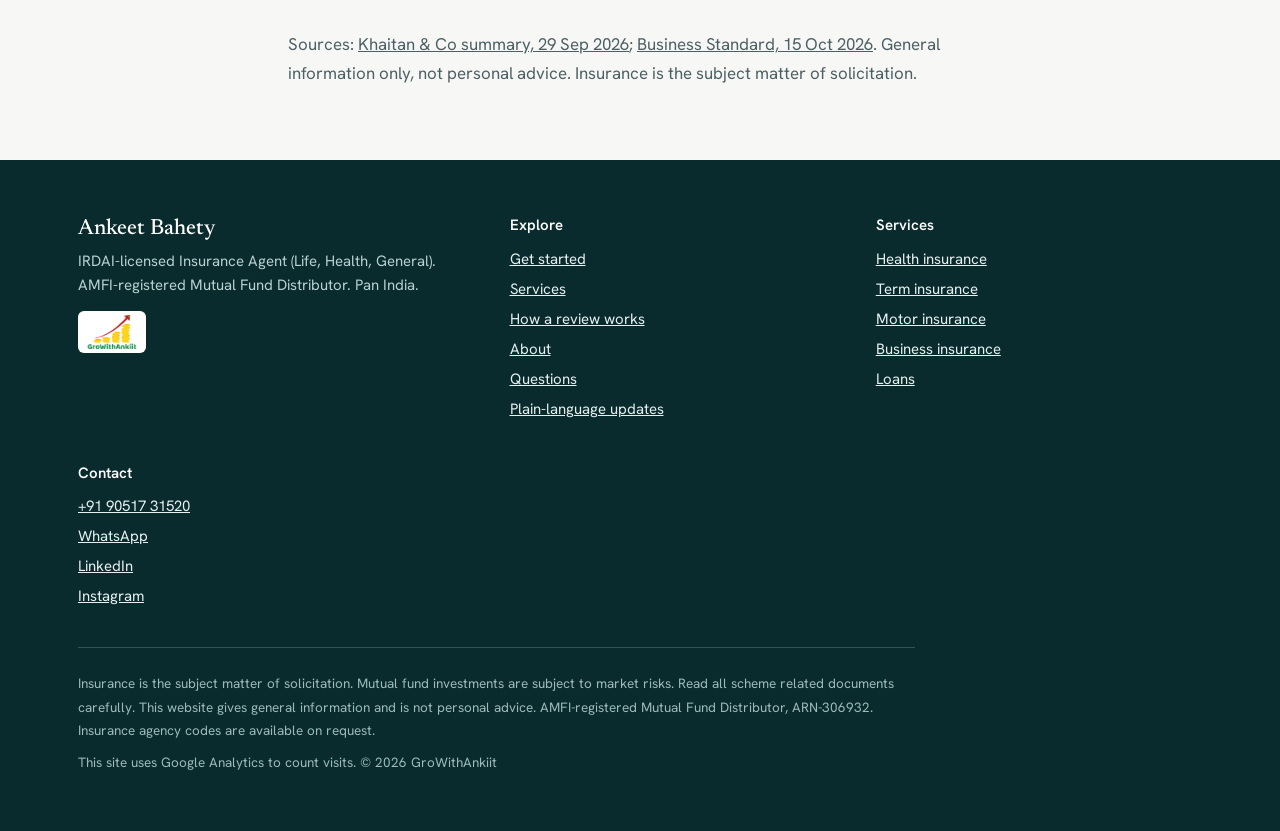
<file: irdai-distribution-reform-2026.html>
<!doctype html>
<html lang="en">
<head>
<script async src="https://www.googletagmanager.com/gtm.js?id=GTM-NTL3VPCF"></script>
<script>
  window.dataLayer = window.dataLayer || [];
  function gtag(){dataLayer.push(arguments);}
  gtag('js', new Date());
</script>

<meta charset="utf-8">
<meta name="viewport" content="width=device-width, initial-scale=1">
<title>IRDAI wants to change how insurance is sold: what it means for you | Ankeet Bahety</title>
<meta name="description" content="IRDAI&#x27;s 23 September 2026 consultation paper proposes commission caps, a suitability check before every sale and a public mis-selling record. What it means for policyholders, and the 25 October deadline for comments.">
<link rel="canonical" href="https://ankeetbahety.in/irdai-distribution-reform-2026.html">
<link rel="icon" href="/logo.png">
<meta property="og:title" content="IRDAI wants to change how insurance is sold: what it means for you">
<meta property="og:description" content="IRDAI&#x27;s 23 September 2026 consultation paper proposes commission caps, a suitability check before every sale and a public mis-selling record. What it means for policyholders, and the 25 October deadline for comments.">
<meta property="og:image" content="https://ankeetbahety.in/ankeet-about.jpg">
<meta property="og:url" content="https://ankeetbahety.in/irdai-distribution-reform-2026.html">
<meta property="og:type" content="article">
<meta name="twitter:card" content="summary_large_image">
<link rel="preconnect" href="https://fonts.googleapis.com"><link rel="preconnect" href="https://fonts.gstatic.com" crossorigin><link rel="stylesheet" href="https://fonts.googleapis.com/css2?family=Hanken+Grotesk:wght@400;500;600;700&family=Newsreader:opsz,wght@6..72,400;6..72,500;6..72,600&display=swap">
<style>
:root{
  --ink:#0F3B3F;
  --ink-deep:#0A2B2E;
  --paper:#F7F8F6;
  --white:#FFFFFF;
  --text:#22363A;
  --muted:#4C6064;
  --line:#D9E2E1;
  --mist:#E9EFEE;
  --brass:#B8892B;
  --brass-dark:#8A6414;
  --brass-soft:#E7C77A;
  --serif:'Newsreader',Georgia,'Times New Roman',serif;
  --sans:'Hanken Grotesk',system-ui,-apple-system,'Segoe UI',sans-serif;
}
*{box-sizing:border-box}
html{scroll-behavior:smooth;scroll-padding-top:84px}
body{margin:0;background:var(--paper);color:var(--text);font-family:var(--sans);font-size:17px;line-height:1.6;-webkit-font-smoothing:antialiased}
img{max-width:100%}
a{color:var(--ink)}
a:hover{color:var(--brass-dark)}
:focus-visible{outline:3px solid var(--brass);outline-offset:3px;border-radius:2px}
.wrap{max-width:1180px;margin:0 auto;padding:0 28px}
h1,h2,h3{font-family:var(--serif);font-weight:500;color:var(--ink);margin:0;text-wrap:balance}
h2{font-size:clamp(2rem,3.6vw,2.9rem);line-height:1.1;letter-spacing:-0.01em}
p{margin:0}

/* buttons */
.btn{display:inline-flex;align-items:center;justify-content:center;gap:10px;min-height:48px;padding:12px 24px;border-radius:4px;font:600 16px/1.2 var(--sans);text-decoration:none;border:1.5px solid transparent;cursor:pointer;transition:background .15s,color .15s,border-color .15s}
.btn-primary{background:var(--brass);color:#1B1304;border-color:var(--brass)}
.btn-primary:hover{background:#C99A38;color:#1B1304}
.btn-outline{background:transparent;color:var(--white);border-color:rgba(255,255,255,.55)}
.btn-outline:hover{background:rgba(255,255,255,.1);color:var(--white)}
.btn-ink{background:var(--ink);color:var(--white);border-color:var(--ink)}
.btn-ink:hover{background:var(--ink-deep);color:var(--white)}
.btn-line{background:transparent;color:var(--ink);border-color:var(--ink)}
.btn-line:hover{background:var(--ink);color:var(--white)}
.btn svg{width:20px;height:20px;flex:none}

/* header */
.top{background:var(--white);border-bottom:1px solid var(--line);position:sticky;top:0;z-index:20}
.top .wrap{display:flex;align-items:center;justify-content:space-between;gap:20px;min-height:72px}
.mark{display:flex;flex-direction:column;text-decoration:none;line-height:1.1}
.mark b{font:500 24px/1.1 var(--serif);color:var(--ink);letter-spacing:-0.005em}
.mark span{font-size:13px;color:var(--muted);margin-top:3px}
.nav{display:flex;align-items:center;gap:30px}
.nav a.l{font-weight:600;font-size:15px;text-decoration:none;color:var(--text);padding:10px 0}
.nav a.l:hover{color:var(--brass-dark)}
.nav .btn{min-height:42px;padding:8px 18px;font-size:15px}

/* hero */
.hero{background:var(--ink);color:var(--white);position:relative;overflow:hidden}
.hero .wrap{display:grid;grid-template-columns:minmax(0,1.15fr) minmax(0,.85fr);gap:48px;align-items:end;padding-top:76px}
.hero-copy{padding-bottom:84px}
.hero h1{color:var(--white);font-size:clamp(2.5rem,5vw,4.1rem);line-height:1.04;letter-spacing:-0.018em;font-weight:500;max-width:15em}
.hero .lede{margin-top:24px;font-size:19px;line-height:1.6;color:#D6E6E5;max-width:33em}
.hero .acts{margin-top:34px;display:flex;flex-wrap:wrap;gap:14px}
.hero .fine{margin-top:26px;font-size:13.5px;color:#A9C4C3}
.hero-art{position:relative;align-self:end;min-height:560px;display:flex;justify-content:center}
.hero-art::before{content:"";position:absolute;left:6%;right:6%;bottom:0;top:36px;border:1px solid rgba(231,199,122,.45);border-bottom:0;border-radius:200px 200px 0 0}
.hero-art img{position:relative;display:block;height:560px;width:auto;max-width:100%;object-fit:contain;object-position:bottom}

/* reach card (the memorable element) */
.reach{position:relative;z-index:2;background:var(--white);color:var(--text);border-radius:6px;box-shadow:0 18px 40px rgba(5,25,27,.28);margin-top:-52px}
.reach .wrap{display:grid;grid-template-columns:1fr .85fr 1.45fr 1fr;padding:0}
.reach a{display:flex;flex-direction:column;gap:3px;padding:22px 26px;text-decoration:none;color:var(--text);border-left:1px solid var(--line);transition:background .15s}
.reach a:first-child{border-left:0}
.reach a:hover{background:var(--mist);color:var(--text)}
.reach small{font-size:13px;color:var(--muted);font-weight:500}
.reach strong{font:500 20px/1.25 var(--serif);color:var(--ink);overflow-wrap:anywhere}
.reach-shell{max-width:1180px;margin:0 auto;padding:0 28px;position:relative;z-index:3}

/* sections */
section{padding:92px 0 0}
.intro{display:grid;grid-template-columns:minmax(0,.9fr) minmax(0,1.1fr);gap:56px;align-items:start}
.intro p.sub{color:var(--muted);max-width:34em;font-size:18px}

/* services index */
.svc{margin-top:48px;border-top:1.5px solid var(--ink)}
.svc-row{display:grid;grid-template-columns:minmax(0,.8fr) minmax(0,1.2fr);gap:20px 56px;padding:30px 0;border-bottom:1px solid var(--line)}
.svc-row h3{font-size:clamp(1.5rem,2.4vw,1.95rem);line-height:1.15}
.svc-row .what{color:var(--text);max-width:36em}
.svc-row ul{margin:14px 0 0;padding:0;list-style:none;columns:2;column-gap:36px;color:var(--muted);font-size:15.5px}
.svc-row li{position:relative;padding:3px 0 3px 18px;break-inside:avoid}
.svc-row li::before{content:"";position:absolute;left:0;top:.95em;width:7px;height:1.5px;background:var(--brass)}

/* process */
.proc{background:var(--ink-deep);color:var(--white);margin-top:92px;padding:84px 0}
.proc h2{color:var(--white)}
.steps{margin-top:44px;display:grid;grid-template-columns:repeat(3,minmax(0,1fr));gap:0;border-top:1px solid rgba(255,255,255,.22)}
.step{padding:26px 32px 0 0}
.step+.step{padding-left:32px;border-left:1px solid rgba(255,255,255,.22)}
.step .n{font:500 40px/1 var(--serif);color:var(--brass-soft)}
.step h3{font:600 20px/1.3 var(--sans);color:var(--white);margin:14px 0 8px}
.step p{color:#C7DCDB}

/* about */
.about{display:grid;grid-template-columns:minmax(0,.8fr) minmax(0,1.2fr);gap:64px;align-items:center}
.about img{display:block;width:100%;height:auto;border-radius:4px}
.about p{max-width:36em}
.about p+p{margin-top:16px}
.creds{margin:26px 0 0;padding:0;list-style:none;border-top:1px solid var(--line)}
.creds li{display:grid;grid-template-columns:150px 1fr;gap:16px;padding:12px 0;border-bottom:1px solid var(--line);font-size:15.5px}
.creds li span:first-child{color:var(--muted);font-weight:500}

/* explainer */
.exp{display:grid;grid-template-columns:minmax(0,.7fr) minmax(0,1.3fr);gap:56px;align-items:center}
.exp img{display:block;width:100%;height:auto;border-radius:4px;border:1px solid var(--line)}
.exp .when{font-size:14px;color:var(--muted);margin-bottom:10px;font-weight:500}
.exp h3{font-size:clamp(1.6rem,3vw,2.2rem);line-height:1.15}
.exp .links{margin-top:20px;display:flex;flex-wrap:wrap;gap:12px 24px;font-weight:600}

/* faq */
.faq{margin-top:40px;border-top:1.5px solid var(--ink);max-width:820px}
.faq details{border-bottom:1px solid var(--line)}
.faq summary{cursor:pointer;list-style:none;padding:20px 40px 20px 0;font:500 21px/1.3 var(--serif);color:var(--ink);position:relative}
.faq summary::-webkit-details-marker{display:none}
.faq summary::after{content:"+";position:absolute;right:6px;top:50%;transform:translateY(-52%);font:400 28px/1 var(--sans);color:var(--brass-dark)}
.faq details[open] summary::after{content:"\2212"}
.faq details p{padding:0 40px 22px 0;color:var(--muted);max-width:40em}

/* contact */
.contact{background:var(--mist);margin-top:92px;padding:84px 0}
.contact .grid{display:grid;grid-template-columns:minmax(0,.85fr) minmax(0,1.15fr);gap:56px;align-items:start}
.contact .sub{color:var(--muted);margin-top:14px;max-width:28em}
.direct{margin:30px 0 0;padding:0;list-style:none;border-top:1.5px solid var(--ink)}
.direct li{display:grid;grid-template-columns:110px 1fr;gap:12px;padding:14px 0;border-bottom:1px solid var(--line);font-size:16px}
.direct li span:first-child{color:var(--muted);font-weight:500}
.form{background:var(--white);border-radius:6px;padding:34px;box-shadow:0 1px 0 var(--line)}
.form h3{font-size:1.7rem;line-height:1.15}
.form .note{color:var(--muted);font-size:15px;margin-top:8px}
.fields{margin-top:22px;display:grid;grid-template-columns:1fr 1fr;gap:16px}
.fields .full{grid-column:1/-1}
label{display:block;font-weight:600;font-size:14.5px;margin-bottom:6px;color:var(--ink)}
textarea{width:100%;min-height:84px;padding:10px 14px;border:1.5px solid #B9C8C7;border-radius:4px;background:var(--white);font:400 16px var(--sans);color:var(--text);resize:vertical}
textarea:focus{outline:3px solid var(--brass);outline-offset:1px;border-color:var(--ink)}
.need{margin-top:12px;color:#8A2D1B;font-size:14.5px;font-weight:500}
.need[hidden]{display:none}
label .opt{color:var(--muted);font-weight:400}
input,select{width:100%;min-height:48px;padding:10px 14px;border:1.5px solid #B9C8C7;border-radius:4px;background:var(--white);font:400 16px var(--sans);color:var(--text)}
input:focus,select:focus{outline:3px solid var(--brass);outline-offset:1px;border-color:var(--ink)}
.err{color:#9B2C1F;font-size:14px;margin-top:6px;min-height:1.2em}
.sendrow{margin-top:20px;display:flex;flex-wrap:wrap;gap:12px}
.tiny{margin-top:16px;font-size:13.5px;color:var(--muted);max-width:36em}


/* tools */
.tools{margin-top:44px;display:grid;grid-template-columns:minmax(0,1fr) minmax(0,1fr);border-top:1.5px solid var(--ink)}
.tool{padding:34px 40px 8px 0}
.tool+.tool{padding:34px 0 8px 40px;border-left:1px solid var(--line)}
.tool h3{font-size:1.75rem;line-height:1.15}
.tool .lead{margin-top:8px;color:var(--muted);font-size:15.5px;max-width:30em}
.tool .fields{grid-template-columns:1fr 1fr}
.out{margin-top:24px;background:var(--white);border:1px solid var(--line);border-radius:4px;padding:22px 24px}
.out .big{font:500 clamp(1.6rem,2.6vw,2.15rem)/1.15 var(--serif);color:var(--ink);overflow-wrap:anywhere}
.out .cap{font-size:14px;color:var(--muted);margin-bottom:6px;font-weight:500}
.out ul{margin:16px 0 0;padding:0;list-style:none;font-size:15.5px;color:var(--text)}
.out li{position:relative;padding:4px 0 4px 18px}
.out li::before{content:"";position:absolute;left:0;top:1.05em;width:7px;height:1.5px;background:var(--brass)}
.out .warn{color:#7A2E12}
.sip-rows{margin-top:16px;border-top:1px solid var(--line)}
.sip-rows div{display:grid;grid-template-columns:1fr auto;gap:12px;padding:10px 0;border-bottom:1px solid var(--line);font-size:16px}
.sip-rows b{font-weight:600;color:var(--ink)}
.sip-rows span{font-variant-numeric:tabular-nums}
.tool .btn{margin-top:20px}
.tool .small{margin:14px 0 22px;font-size:13.5px;color:var(--muted);max-width:34em}
@media (max-width:980px){
  .tools{grid-template-columns:1fr}
  .tool,.tool+.tool{padding:30px 0 6px;border-left:0}
  .tool+.tool{border-top:1px solid var(--line);margin-top:20px}
}
@media (max-width:640px){
  .tool .fields{grid-template-columns:1fr}
}

/* footer */
.foot{background:var(--ink-deep);color:#B8D0CF;padding:56px 0 56px;margin-top:0;font-size:15px}
.foot .grid{display:grid;grid-template-columns:minmax(0,1.2fr) minmax(0,1fr) minmax(0,1fr);gap:40px}
.foot b{display:block;color:var(--white);font:500 22px/1.2 var(--serif);margin-bottom:6px}
.foot a{color:#E6F0EF}
.foot ul{list-style:none;margin:0;padding:0}
.foot li{padding:3px 0}
.foot h4{margin:0 0 8px;color:var(--white);font:600 15px/1.3 var(--sans)}
.legal{margin-top:36px;padding-top:24px;border-top:1px solid rgba(255,255,255,.18);font-size:13.5px;line-height:1.75;max-width:62em;color:#9DB9B8}
.legal p+p{margin-top:8px}
.chip{display:inline-block;background:var(--white);border-radius:6px;padding:4px 8px;margin-top:14px}
.chip img{display:block;height:34px;width:auto}

/* mobile action bar */
.bar{display:none}

@media (max-width:980px){
  .hero .wrap{grid-template-columns:1fr;gap:0;padding-top:56px}
  .hero-copy{padding-bottom:40px}
  .hero-art{min-height:0;margin-top:8px}
  .hero-art img{height:440px}
  .hero-art::before{top:24px}
  .reach .wrap{grid-template-columns:repeat(2,minmax(0,1fr))}
  .reach a:nth-child(3){border-left:0}
  .reach a:nth-child(n+3){border-top:1px solid var(--line)}
  .intro,.about,.exp,.contact .grid{grid-template-columns:1fr;gap:32px}
  .svc-row{grid-template-columns:1fr;gap:10px}
  .steps{grid-template-columns:1fr}
  .step,.step+.step{padding:24px 0 0;border-left:0}
  .step+.step{margin-top:24px;border-top:1px solid rgba(255,255,255,.22)}
  .foot .grid{grid-template-columns:1fr}
  .nav a.l{display:none}
}
@media (max-width:640px){
  body{font-size:16.5px}
  .wrap,.reach-shell{padding:0 20px}
  section{padding-top:68px}
  .proc{margin-top:68px;padding:64px 0}
  .contact{margin-top:68px;padding:64px 0}
  .svc-row ul{columns:1}
  .fields{grid-template-columns:1fr}
  .form{padding:24px 20px}
  .creds li{grid-template-columns:1fr;gap:2px}
  .direct li{grid-template-columns:1fr;gap:2px}
  .nav .btn{display:none}
  .reach a{padding:18px 18px}
  .reach strong{font-size:17px}
  .reach .wrap{grid-template-columns:1fr 1fr}
  .reach a:nth-child(3){grid-column:1/-1;border-left:0}
  .reach a:nth-child(4){grid-column:1/-1;border-left:0}
  .hero-art img{height:380px}
  .foot{padding-bottom:110px}
  .bar{display:grid;grid-template-columns:1fr 1fr;position:fixed;left:0;right:0;bottom:0;z-index:30;background:var(--white);border-top:1px solid var(--line);box-shadow:0 -6px 20px rgba(5,25,27,.12);padding:10px 14px calc(10px + env(safe-area-inset-bottom));gap:10px}
  .bar .btn{min-height:46px;padding:8px 12px}
}
@media (prefers-reduced-motion:reduce){html{scroll-behavior:auto}*{transition:none!important}}


.save{display:grid;gap:8px;margin:14px 0 4px}.save label{font-weight:600;font-size:14px}.save input[type=tel]{max-width:320px}
.save .consent{font-weight:400;display:flex;gap:10px;align-items:flex-start}.toolbtns{display:flex;flex-wrap:wrap;gap:10px;margin-top:10px}
.licence{margin-top:8px;font-size:13px;color:var(--muted)}
/* ---- order hub ---- */
.promo{display:inline-block;margin:0 0 14px;padding:8px 16px;border-radius:999px;background:var(--mist);border:1px solid var(--brass);color:var(--ink);font:500 15px/1.3 var(--sans)}
.promo b{color:var(--brass)}.promo a{color:var(--ink);font-weight:600;text-decoration:underline}
.hub{padding-top:92px}
.hub .intro p.sub{max-width:36em}
.hub-card{margin-top:40px;background:var(--white);border:1px solid var(--line);border-radius:6px;box-shadow:0 18px 40px rgba(5,25,27,.08);overflow:hidden}
.tabs{display:flex;border-bottom:1px solid var(--line);overflow-x:auto;background:var(--mist);scrollbar-width:thin}
.tab{flex:1 0 auto;min-height:58px;padding:14px 24px;background:transparent;border:0;border-bottom:3px solid transparent;font:600 15.5px/1.2 var(--sans);color:var(--muted);cursor:pointer;white-space:nowrap}
.tab:hover{color:var(--ink)}
.tab[aria-selected="true"]{background:var(--white);color:var(--ink);border-bottom-color:var(--brass)}
.panel{padding:38px 40px 40px;display:grid;grid-template-columns:minmax(0,.78fr) minmax(0,1.22fr);gap:48px;align-items:start}
.panel[hidden]{display:none}
.panel h3{font-size:clamp(1.6rem,2.6vw,2.05rem);line-height:1.15}
.panel .lead{margin-top:12px;color:var(--muted);font-size:16.5px;max-width:28em}
.next{margin:24px 0 0;padding:0;list-style:none;counter-reset:n;border-top:1px solid var(--line)}
.next li{counter-increment:n;position:relative;padding:12px 0 12px 38px;border-bottom:1px solid var(--line);font-size:15.5px;color:var(--text)}
.next li::before{content:counter(n);position:absolute;left:0;top:10px;width:26px;height:26px;border-radius:50%;background:var(--ink);color:var(--white);font:600 13.5px/26px var(--sans);text-align:center}
.hub .fields{margin-top:0}
.hub .hint{font-size:13.5px;color:var(--muted);margin-top:5px}
.hub .hp{position:absolute;left:-9999px;width:1px;height:1px;overflow:hidden}
.consent{display:flex;gap:12px;align-items:flex-start;margin-top:18px;font-size:14.5px;color:var(--text);font-weight:400;cursor:pointer}
.consent input{width:22px;min-height:22px;height:22px;flex:none;margin-top:2px;accent-color:var(--ink)}
.hub .sendrow{margin-top:20px}
.hub .tiny{margin-top:14px}
.fieldnote{margin-top:16px;padding:12px 14px;background:#FBF3DF;border-left:3px solid var(--brass);font-size:14.5px;color:#4A3A12}
.done{background:var(--mist);border-radius:6px;padding:30px 30px 26px}
.done h4{margin:0;font:500 clamp(1.5rem,2.4vw,1.9rem)/1.2 var(--serif);color:var(--ink)}
.done p{margin-top:10px;color:var(--text);max-width:34em}
.done .sum{margin:18px 0 0;padding:0;list-style:none;border-top:1px solid #C7D5D4;font-size:15px}
.done .sum li{display:grid;grid-template-columns:130px 1fr;gap:12px;padding:8px 0;border-bottom:1px solid #C7D5D4}
.done .sum li span:first-child{color:var(--muted);font-weight:500}
.done .acts{margin-top:20px;display:flex;flex-wrap:wrap;gap:12px}
.done .state{margin-top:14px;font-size:14.5px;color:var(--muted)}
.pay{margin-top:26px;padding-top:22px;border-top:1px solid var(--line)}
.pay h4{margin:0 0 6px;font:600 16px/1.3 var(--sans);color:var(--ink)}
.pay p{font-size:14.5px;color:var(--muted);max-width:36em}
.pay ul{margin:14px 0 0;padding:0;list-style:none;display:flex;flex-wrap:wrap;gap:10px}
.pay a{display:inline-flex;align-items:center;min-height:42px;padding:8px 16px;border:1.5px solid var(--ink);border-radius:4px;font-weight:600;font-size:14.5px;text-decoration:none;color:var(--ink);background:var(--white)}
.pay a:hover{background:var(--ink);color:var(--white)}
.ask{margin-top:14px;font-weight:600;font-size:15.5px}
.ask a{text-decoration-thickness:1.5px;text-underline-offset:4px}
.soon{display:inline-block;margin-left:8px;font-size:12px;font-weight:600;letter-spacing:.04em;text-transform:uppercase;color:var(--brass-dark)}
@media (max-width:980px){
  .panel{grid-template-columns:1fr;gap:28px;padding:30px 26px 32px}
}
@media (max-width:640px){
  .hub{padding-top:68px}
  .panel{padding:26px 18px 28px}
  .tab{padding:14px 18px}
  .done{padding:24px 20px}
  .done .sum li{grid-template-columns:1fr;gap:2px}
}
.hub .err:empty{display:none}
.hub .fields{gap:18px 16px}
</style>
<style>
.art{padding:120px 0 72px}.art .wrap{max-width:760px}.art h1{font-size:clamp(1.9rem,4vw,2.7rem);line-height:1.15;margin:10px 0 18px;text-wrap:balance}
.art h2{font-size:1.45rem;margin:34px 0 12px}.art p,.art li{font-size:1.06rem;line-height:1.7}.art ul,.art ol{padding-left:1.3em;display:grid;gap:8px}
.art .lede{font-size:1.18rem;color:var(--ink)}.art .when{color:var(--muted);font-size:.95rem}.crumb{font-size:.92rem;color:var(--muted)}.crumb a{color:inherit}
.callout{margin:22px 0;padding:18px 20px;border-left:4px solid var(--brass);background:var(--mist);border-radius:4px;line-height:1.6}
.cta-box{margin:40px 0 0;padding:26px;border:1px solid var(--line);border-radius:6px;background:var(--white);display:flex;flex-wrap:wrap;gap:14px;align-items:center;justify-content:space-between}
.cta-box p{margin:0;font-weight:600}.src{margin-top:30px;font-size:.92rem;color:var(--muted)}.src a{color:inherit}
.t{width:100%;border-collapse:collapse;margin:18px 0}.t th,.t td{border-bottom:1px solid var(--line);padding:10px 8px;text-align:left;vertical-align:top}
.cards{display:grid;gap:16px;grid-template-columns:repeat(auto-fill,minmax(260px,1fr));margin-top:26px}.cards a{display:block;padding:20px;border:1px solid var(--line);border-radius:6px;background:var(--white);text-decoration:none;color:var(--ink)}
.cards a b{display:block;font-size:1.1rem;line-height:1.35;margin:6px 0 8px}.cards a span{color:var(--muted);font-size:.95rem}
.art .small{font-size:.92rem;color:var(--muted)}
</style>
<script type="application/ld+json">
{
 "@context": "https://schema.org",
 "@type": "Article",
 "headline": "IRDAI wants to change how insurance is sold: what it means for you",
 "description": "IRDAI's 23 September 2026 consultation paper proposes commission caps, a suitability check before every sale and a public mis-selling record. What it means for policyholders, and the 25 October deadline for comments.",
 "datePublished": "2026-10-17",
 "dateModified": "2026-10-17",
 "author": {
  "@type": "Person",
  "name": "Ankeet Bahety",
  "url": "https://ankeetbahety.in/"
 },
 "publisher": {
  "@type": "Person",
  "name": "Ankeet Bahety",
  "url": "https://ankeetbahety.in/"
 },
 "mainEntityOfPage": "https://ankeetbahety.in/irdai-distribution-reform-2026.html",
 "image": "https://ankeetbahety.in/ankeet-about.jpg"
}
</script>
</head>
<body>
<header class="top">
  <div class="wrap">
    <a class="mark" href="/" aria-label="Ankeet Bahety, home">
      <b>Ankeet Bahety</b>
      <span>Insurance, mutual funds and loans</span>
    </a>
    <nav class="nav" aria-label="Main">
      <a class="l" href="/#services">Services</a>
      <a class="l" href="/#tools">Tools</a>
      <a class="l" href="/updates.html">Updates</a>
      <a class="l" href="/#questions">Questions</a>
      <a class="btn btn-ink" href="/#start">Get started</a>
    </nav>
  </div>
</header>
<main class="art"><div class="wrap">
<p class="crumb"><a href="/">Home</a> / <a href="/updates.html">Updates</a></p>
<h1>IRDAI wants to change how insurance is sold: what it means for you</h1>
<p class="when">By Ankeet Bahety · 17 Oct 2026</p>

<p class="lede">On 23 September 2026, IRDAI released a consultation paper on the economics of insurance distribution. These are proposals for comment, not final rules. Comments close on 25 October 2026, and IRDAI must publish draft regulations for another round of comments before anything changes.</p>
<h2>What is proposed</h2>
<ul>
<li>Lower limits on what insurers can spend on running costs, falling over five years.</li>
<li>Commission caps that vary by product and sales channel. Tied agents get higher caps than large distribution companies.</li>
<li>A suitability check before every sale, and a recorded needs analysis for larger policies.</li>
<li>Commission clawed back on mis-sold or cancelled policies, and each policy tagged to the person who sold it.</li>
<li>Simple one-page product sheets, and a ban on hiding prices until you hand over personal details.</li>
</ul>
<h2>What it means for you as a policyholder</h2>
<ul>
<li><b>Your current policy does not change.</b> These are proposals for future sales.</li>
<li>You should get clearer product information and a documented reason for what you are sold.</li>
<li>Commission will not be shown to you for most retail policies; the paper limits that to some large commercial and bank-negotiated group policies.</li>
</ul>
<h2>What the regulator has said</h2>
<p>On 15 October 2026, IRDAI Chairman Ajay Seth said: "The intent is not to disrupt any business model, the attempt is to have an orderly transition to a better system."</p>
<h2>My view as an agent</h2>
<p>Most of this is good for policyholders. I have asked IRDAI for a few changes that I believe also help clients: letting agents offer more than one insurer per segment, rewarding agents whose clients keep renewing, and a fair hearing before any mis-selling record is published.</p>

<div class="cta-box"><p>Questions about your own policy or loan? The first conversation is free.</p><a class="btn btn-primary" href="/#start-quote">Ask for a free policy review</a></div>
<p class="src">Sources: <a href="https://www.khaitanco.com/sites/default/files/2026-09/Insurance_IRDA_Distribution%20Reforms_29%20September%202026_ergo.pdf" rel="noopener">Khaitan &amp; Co summary, 29 Sep 2026</a>; <a href="https://www.business-standard.com/finance/insurance/irdai-s-proposed-distribution-reforms-aim-for-orderly-transition-ajay-seth-126101501444_1.html" rel="noopener">Business Standard, 15 Oct 2026</a>. General information only, not personal advice. Insurance is the subject matter of solicitation.</p>
</div></main>
<footer class="foot">
  <div class="wrap">
    <div class="grid">
      <div>
        <b>Ankeet Bahety</b>
        <p>IRDAI-licensed Insurance Agent (Life, Health, General). AMFI-registered Mutual Fund Distributor. Pan India.</p>
        <div class="chip"><img src="logo.png" alt="GroWithAnkiit" width="330" height="215"></div>
      </div>
      <div>
        <h4>Explore</h4>
        <ul><li><a href="/#start">Get started</a></li><li><a href="/#services">Services</a></li><li><a href="/#how">How a review works</a></li><li><a href="/#about">About</a></li><li><a href="/#questions">Questions</a></li><li><a href="/updates.html">Plain-language updates</a></li></ul>
      </div>
      <div>
        <h4>Services</h4>
        <ul><li><a href="/health-insurance.html">Health insurance</a></li><li><a href="/term-insurance.html">Term insurance</a></li><li><a href="/motor-insurance.html">Motor insurance</a></li><li><a href="/business-insurance.html">Business insurance</a></li><li><a href="/loans.html">Loans</a></li></ul>
      </div>
      <div>
        <h4>Contact</h4>
        <ul><li><a href="tel:+919051731520">+91 90517 31520</a></li><li><a id="wa3" href="https://wa.me/919051731520">WhatsApp</a></li><li><a href="https://www.linkedin.com/in/ankeetbahety/">LinkedIn</a></li><li><a href="https://www.instagram.com/growithankiit/">Instagram</a></li></ul>
      </div>
    </div>
    <div class="legal">
      <p>Insurance is the subject matter of solicitation. Mutual fund investments are subject to market risks. Read all scheme related documents carefully. This website gives general information and is not personal advice. AMFI-registered Mutual Fund Distributor, ARN-306932. Insurance agency codes are available on request.</p>
      <p>This site uses Google Analytics to count visits. &copy; 2026 GroWithAnkiit</p>
    </div>
  </div>
</footer>
<div class="bar" aria-label="Quick contact">
  <a class="btn btn-ink" href="tel:+919051731520">Call</a>
  <a class="btn btn-primary" href="https://wa.me/919051731520?text=Hi%20Ankeet%2C%20I%27d%20like%20a%20free%20policy%20review.">WhatsApp</a>
</div>
<script>
(function(){
  var user='insurance', host='ankeetbahety.in';
  var addr=[user,host].join(String.fromCharCode(64));
  ['em1','em2'].forEach(function(id){
    var el=document.getElementById(id); if(!el) return;
    el.href='mailto:'+addr;
    var s=el.querySelector('strong');
    if(s){ s.textContent=addr; } else { el.textContent=addr; }
  });
})();
</script>
</body>
</html>
</file>
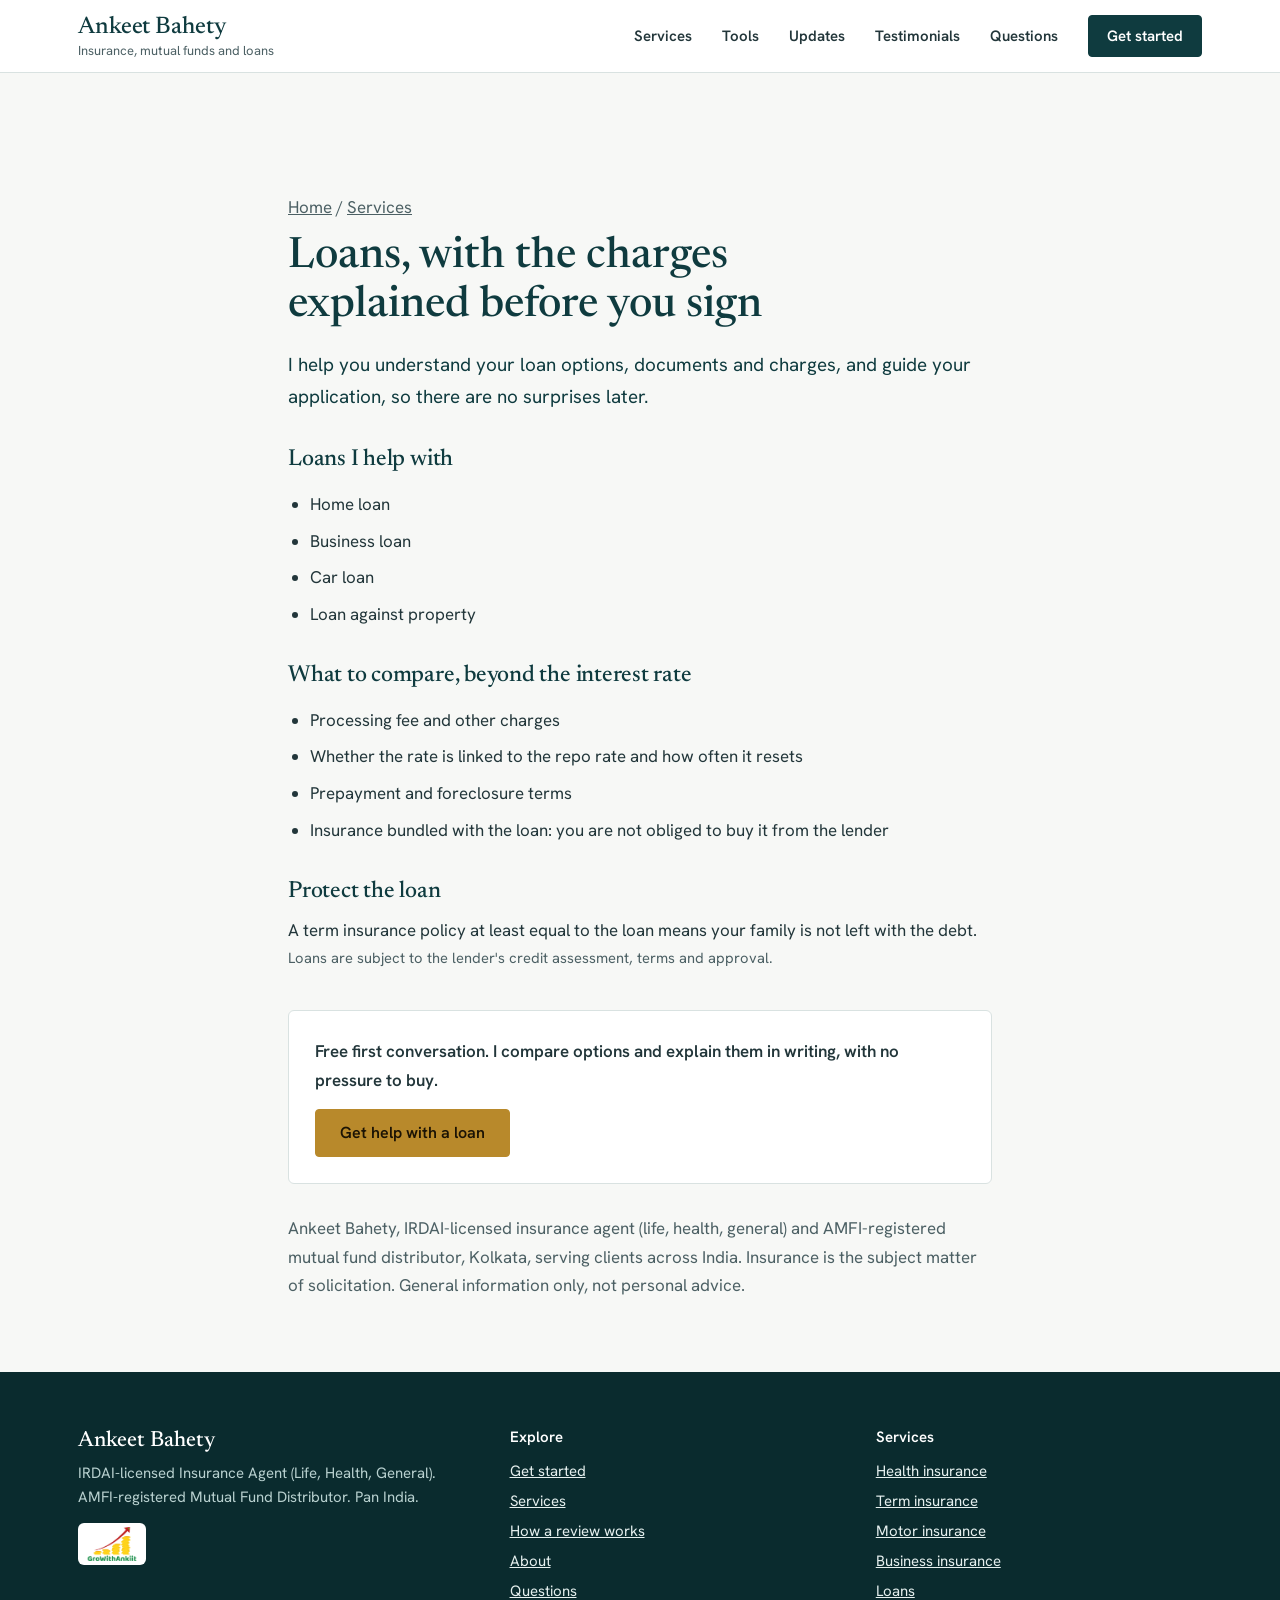
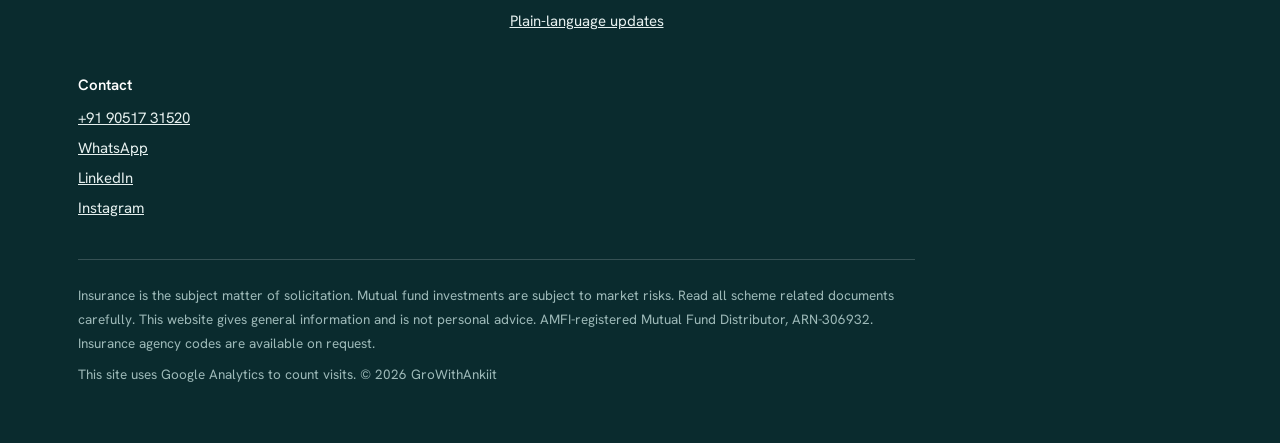
<file: loans.html>
<!doctype html>
<html lang="en">
<head>
<script async src="https://www.googletagmanager.com/gtm.js?id=GTM-NTL3VPCF"></script>
<script>
  window.dataLayer = window.dataLayer || [];
  function gtag(){dataLayer.push(arguments);}
  gtag('js', new Date());
</script>

<meta charset="utf-8">
<meta name="viewport" content="width=device-width, initial-scale=1">
<title>Home, business and car loans and loan against property | Ankeet Bahety</title>
<meta name="description" content="Help with home loans, business loans, car loans and loans against property: eligibility, documents, charges and the application, explained in plain words.">
<link rel="canonical" href="https://ankeetbahety.in/loans.html">
<link rel="icon" href="/logo.png">
<meta property="og:title" content="Home, business and car loans and loan against property">
<meta property="og:description" content="Help with home loans, business loans, car loans and loans against property: eligibility, documents, charges and the application, explained in plain words.">
<meta property="og:image" content="https://ankeetbahety.in/ankeet-about.jpg">
<meta property="og:url" content="https://ankeetbahety.in/loans.html">
<meta property="og:type" content="article">
<meta name="twitter:card" content="summary_large_image">
<link rel="preconnect" href="https://fonts.googleapis.com"><link rel="preconnect" href="https://fonts.gstatic.com" crossorigin><link rel="stylesheet" href="https://fonts.googleapis.com/css2?family=Hanken+Grotesk:wght@400;500;600;700&family=Newsreader:opsz,wght@6..72,400;6..72,500;6..72,600&display=swap">
<style>
:root{
  --ink:#0F3B3F;
  --ink-deep:#0A2B2E;
  --paper:#F7F8F6;
  --white:#FFFFFF;
  --text:#22363A;
  --muted:#4C6064;
  --line:#D9E2E1;
  --mist:#E9EFEE;
  --brass:#B8892B;
  --brass-dark:#8A6414;
  --brass-soft:#E7C77A;
  --serif:'Newsreader',Georgia,'Times New Roman',serif;
  --sans:'Hanken Grotesk',system-ui,-apple-system,'Segoe UI',sans-serif;
}
*{box-sizing:border-box}
html{scroll-behavior:smooth;scroll-padding-top:84px}
body{margin:0;background:var(--paper);color:var(--text);font-family:var(--sans);font-size:17px;line-height:1.6;-webkit-font-smoothing:antialiased}
img{max-width:100%}
a{color:var(--ink)}
a:hover{color:var(--brass-dark)}
:focus-visible{outline:3px solid var(--brass);outline-offset:3px;border-radius:2px}
.wrap{max-width:1180px;margin:0 auto;padding:0 28px}
h1,h2,h3{font-family:var(--serif);font-weight:500;color:var(--ink);margin:0;text-wrap:balance}
h2{font-size:clamp(2rem,3.6vw,2.9rem);line-height:1.1;letter-spacing:-0.01em}
p{margin:0}

/* buttons */
.btn{display:inline-flex;align-items:center;justify-content:center;gap:10px;min-height:48px;padding:12px 24px;border-radius:4px;font:600 16px/1.2 var(--sans);text-decoration:none;border:1.5px solid transparent;cursor:pointer;transition:background .15s,color .15s,border-color .15s}
.btn-primary{background:var(--brass);color:#1B1304;border-color:var(--brass)}
.btn-primary:hover{background:#C99A38;color:#1B1304}
.btn-outline{background:transparent;color:var(--white);border-color:rgba(255,255,255,.55)}
.btn-outline:hover{background:rgba(255,255,255,.1);color:var(--white)}
.btn-ink{background:var(--ink);color:var(--white);border-color:var(--ink)}
.btn-ink:hover{background:var(--ink-deep);color:var(--white)}
.btn-line{background:transparent;color:var(--ink);border-color:var(--ink)}
.btn-line:hover{background:var(--ink);color:var(--white)}
.btn svg{width:20px;height:20px;flex:none}

/* header */
.top{background:var(--white);border-bottom:1px solid var(--line);position:sticky;top:0;z-index:20}
.top .wrap{display:flex;align-items:center;justify-content:space-between;gap:20px;min-height:72px}
.mark{display:flex;flex-direction:column;text-decoration:none;line-height:1.1}
.mark b{font:500 24px/1.1 var(--serif);color:var(--ink);letter-spacing:-0.005em}
.mark span{font-size:13px;color:var(--muted);margin-top:3px}
.nav{display:flex;align-items:center;gap:30px}
.nav a.l{font-weight:600;font-size:15px;text-decoration:none;color:var(--text);padding:10px 0}
.nav a.l:hover{color:var(--brass-dark)}
.nav .btn{min-height:42px;padding:8px 18px;font-size:15px}

/* hero */
.hero{background:var(--ink);color:var(--white);position:relative;overflow:hidden}
.hero .wrap{display:grid;grid-template-columns:minmax(0,1.15fr) minmax(0,.85fr);gap:48px;align-items:end;padding-top:76px}
.hero-copy{padding-bottom:84px}
.hero h1{color:var(--white);font-size:clamp(2.5rem,5vw,4.1rem);line-height:1.04;letter-spacing:-0.018em;font-weight:500;max-width:15em}
.hero .lede{margin-top:24px;font-size:19px;line-height:1.6;color:#D6E6E5;max-width:33em}
.hero .acts{margin-top:34px;display:flex;flex-wrap:wrap;gap:14px}
.hero .fine{margin-top:26px;font-size:13.5px;color:#A9C4C3}
.hero-art{position:relative;align-self:end;min-height:560px;display:flex;justify-content:center}
.hero-art::before{content:"";position:absolute;left:6%;right:6%;bottom:0;top:36px;border:1px solid rgba(231,199,122,.45);border-bottom:0;border-radius:200px 200px 0 0}
.hero-art img{position:relative;display:block;height:560px;width:auto;max-width:100%;object-fit:contain;object-position:bottom}

/* reach card (the memorable element) */
.reach{position:relative;z-index:2;background:var(--white);color:var(--text);border-radius:6px;box-shadow:0 18px 40px rgba(5,25,27,.28);margin-top:-52px}
.reach .wrap{display:grid;grid-template-columns:1fr .85fr 1.45fr 1fr;padding:0}
.reach a{display:flex;flex-direction:column;gap:3px;padding:22px 26px;text-decoration:none;color:var(--text);border-left:1px solid var(--line);transition:background .15s}
.reach a:first-child{border-left:0}
.reach a:hover{background:var(--mist);color:var(--text)}
.reach small{font-size:13px;color:var(--muted);font-weight:500}
.reach strong{font:500 20px/1.25 var(--serif);color:var(--ink);overflow-wrap:anywhere}
.reach-shell{max-width:1180px;margin:0 auto;padding:0 28px;position:relative;z-index:3}

/* sections */
section{padding:92px 0 0}
.intro{display:grid;grid-template-columns:minmax(0,.9fr) minmax(0,1.1fr);gap:56px;align-items:start}
.intro p.sub{color:var(--muted);max-width:34em;font-size:18px}

/* services index */
.svc{margin-top:48px;border-top:1.5px solid var(--ink)}
.svc-row{display:grid;grid-template-columns:minmax(0,.8fr) minmax(0,1.2fr);gap:20px 56px;padding:30px 0;border-bottom:1px solid var(--line)}
.svc-row h3{font-size:clamp(1.5rem,2.4vw,1.95rem);line-height:1.15}
.svc-row .what{color:var(--text);max-width:36em}
.svc-row ul{margin:14px 0 0;padding:0;list-style:none;columns:2;column-gap:36px;color:var(--muted);font-size:15.5px}
.svc-row li{position:relative;padding:3px 0 3px 18px;break-inside:avoid}
.svc-row li::before{content:"";position:absolute;left:0;top:.95em;width:7px;height:1.5px;background:var(--brass)}

/* process */
.proc{background:var(--ink-deep);color:var(--white);margin-top:92px;padding:84px 0}
.proc h2{color:var(--white)}
.steps{margin-top:44px;display:grid;grid-template-columns:repeat(3,minmax(0,1fr));gap:0;border-top:1px solid rgba(255,255,255,.22)}
.step{padding:26px 32px 0 0}
.step+.step{padding-left:32px;border-left:1px solid rgba(255,255,255,.22)}
.step .n{font:500 40px/1 var(--serif);color:var(--brass-soft)}
.step h3{font:600 20px/1.3 var(--sans);color:var(--white);margin:14px 0 8px}
.step p{color:#C7DCDB}

/* about */
.about{display:grid;grid-template-columns:minmax(0,.8fr) minmax(0,1.2fr);gap:64px;align-items:center}
.about img{display:block;width:100%;height:auto;border-radius:4px}
.about p{max-width:36em}
.about p+p{margin-top:16px}
.creds{margin:26px 0 0;padding:0;list-style:none;border-top:1px solid var(--line)}
.creds li{display:grid;grid-template-columns:150px 1fr;gap:16px;padding:12px 0;border-bottom:1px solid var(--line);font-size:15.5px}
.creds li span:first-child{color:var(--muted);font-weight:500}

/* explainer */
.exp{display:grid;grid-template-columns:minmax(0,.7fr) minmax(0,1.3fr);gap:56px;align-items:center}
.exp img{display:block;width:100%;height:auto;border-radius:4px;border:1px solid var(--line)}
.exp .when{font-size:14px;color:var(--muted);margin-bottom:10px;font-weight:500}
.exp h3{font-size:clamp(1.6rem,3vw,2.2rem);line-height:1.15}
.exp .links{margin-top:20px;display:flex;flex-wrap:wrap;gap:12px 24px;font-weight:600}

/* faq */
.faq{margin-top:40px;border-top:1.5px solid var(--ink);max-width:820px}
.faq details{border-bottom:1px solid var(--line)}
.faq summary{cursor:pointer;list-style:none;padding:20px 40px 20px 0;font:500 21px/1.3 var(--serif);color:var(--ink);position:relative}
.faq summary::-webkit-details-marker{display:none}
.faq summary::after{content:"+";position:absolute;right:6px;top:50%;transform:translateY(-52%);font:400 28px/1 var(--sans);color:var(--brass-dark)}
.faq details[open] summary::after{content:"\2212"}
.faq details p{padding:0 40px 22px 0;color:var(--muted);max-width:40em}

/* contact */
.contact{background:var(--mist);margin-top:92px;padding:84px 0}
.contact .grid{display:grid;grid-template-columns:minmax(0,.85fr) minmax(0,1.15fr);gap:56px;align-items:start}
.contact .sub{color:var(--muted);margin-top:14px;max-width:28em}
.direct{margin:30px 0 0;padding:0;list-style:none;border-top:1.5px solid var(--ink)}
.direct li{display:grid;grid-template-columns:110px 1fr;gap:12px;padding:14px 0;border-bottom:1px solid var(--line);font-size:16px}
.direct li span:first-child{color:var(--muted);font-weight:500}
.form{background:var(--white);border-radius:6px;padding:34px;box-shadow:0 1px 0 var(--line)}
.form h3{font-size:1.7rem;line-height:1.15}
.form .note{color:var(--muted);font-size:15px;margin-top:8px}
.fields{margin-top:22px;display:grid;grid-template-columns:1fr 1fr;gap:16px}
.fields .full{grid-column:1/-1}
label{display:block;font-weight:600;font-size:14.5px;margin-bottom:6px;color:var(--ink)}
textarea{width:100%;min-height:84px;padding:10px 14px;border:1.5px solid #B9C8C7;border-radius:4px;background:var(--white);font:400 16px var(--sans);color:var(--text);resize:vertical}
textarea:focus{outline:3px solid var(--brass);outline-offset:1px;border-color:var(--ink)}
.need{margin-top:12px;color:#8A2D1B;font-size:14.5px;font-weight:500}
.need[hidden]{display:none}
label .opt{color:var(--muted);font-weight:400}
input,select{width:100%;min-height:48px;padding:10px 14px;border:1.5px solid #B9C8C7;border-radius:4px;background:var(--white);font:400 16px var(--sans);color:var(--text)}
input:focus,select:focus{outline:3px solid var(--brass);outline-offset:1px;border-color:var(--ink)}
.err{color:#9B2C1F;font-size:14px;margin-top:6px;min-height:1.2em}
.sendrow{margin-top:20px;display:flex;flex-wrap:wrap;gap:12px}
.tiny{margin-top:16px;font-size:13.5px;color:var(--muted);max-width:36em}


/* tools */
.tools{margin-top:44px;display:grid;grid-template-columns:minmax(0,1fr) minmax(0,1fr);border-top:1.5px solid var(--ink)}
.tool{padding:34px 40px 8px 0}
.tool+.tool{padding:34px 0 8px 40px;border-left:1px solid var(--line)}
.tool h3{font-size:1.75rem;line-height:1.15}
.tool .lead{margin-top:8px;color:var(--muted);font-size:15.5px;max-width:30em}
.tool .fields{grid-template-columns:1fr 1fr}
.out{margin-top:24px;background:var(--white);border:1px solid var(--line);border-radius:4px;padding:22px 24px}
.out .big{font:500 clamp(1.6rem,2.6vw,2.15rem)/1.15 var(--serif);color:var(--ink);overflow-wrap:anywhere}
.out .cap{font-size:14px;color:var(--muted);margin-bottom:6px;font-weight:500}
.out ul{margin:16px 0 0;padding:0;list-style:none;font-size:15.5px;color:var(--text)}
.out li{position:relative;padding:4px 0 4px 18px}
.out li::before{content:"";position:absolute;left:0;top:1.05em;width:7px;height:1.5px;background:var(--brass)}
.out .warn{color:#7A2E12}
.sip-rows{margin-top:16px;border-top:1px solid var(--line)}
.sip-rows div{display:grid;grid-template-columns:1fr auto;gap:12px;padding:10px 0;border-bottom:1px solid var(--line);font-size:16px}
.sip-rows b{font-weight:600;color:var(--ink)}
.sip-rows span{font-variant-numeric:tabular-nums}
.tool .btn{margin-top:20px}
.tool .small{margin:14px 0 22px;font-size:13.5px;color:var(--muted);max-width:34em}
@media (max-width:980px){
  .tools{grid-template-columns:1fr}
  .tool,.tool+.tool{padding:30px 0 6px;border-left:0}
  .tool+.tool{border-top:1px solid var(--line);margin-top:20px}
}
@media (max-width:640px){
  .tool .fields{grid-template-columns:1fr}
}

/* footer */
.foot{background:var(--ink-deep);color:#B8D0CF;padding:56px 0 56px;margin-top:0;font-size:15px}
.foot .grid{display:grid;grid-template-columns:minmax(0,1.2fr) minmax(0,1fr) minmax(0,1fr);gap:40px}
.foot b{display:block;color:var(--white);font:500 22px/1.2 var(--serif);margin-bottom:6px}
.foot a{color:#E6F0EF}
.foot ul{list-style:none;margin:0;padding:0}
.foot li{padding:3px 0}
.foot h4{margin:0 0 8px;color:var(--white);font:600 15px/1.3 var(--sans)}
.legal{margin-top:36px;padding-top:24px;border-top:1px solid rgba(255,255,255,.18);font-size:13.5px;line-height:1.75;max-width:62em;color:#9DB9B8}
.legal p+p{margin-top:8px}
.chip{display:inline-block;background:var(--white);border-radius:6px;padding:4px 8px;margin-top:14px}
.chip img{display:block;height:34px;width:auto}

/* mobile action bar */
.bar{display:none}

@media (max-width:980px){
  .hero .wrap{grid-template-columns:1fr;gap:0;padding-top:56px}
  .hero-copy{padding-bottom:40px}
  .hero-art{min-height:0;margin-top:8px}
  .hero-art img{height:440px}
  .hero-art::before{top:24px}
  .reach .wrap{grid-template-columns:repeat(2,minmax(0,1fr))}
  .reach a:nth-child(3){border-left:0}
  .reach a:nth-child(n+3){border-top:1px solid var(--line)}
  .intro,.about,.exp,.contact .grid{grid-template-columns:1fr;gap:32px}
  .svc-row{grid-template-columns:1fr;gap:10px}
  .steps{grid-template-columns:1fr}
  .step,.step+.step{padding:24px 0 0;border-left:0}
  .step+.step{margin-top:24px;border-top:1px solid rgba(255,255,255,.22)}
  .foot .grid{grid-template-columns:1fr}
  .nav a.l{display:none}
}
@media (max-width:640px){
  body{font-size:16.5px}
  .wrap,.reach-shell{padding:0 20px}
  section{padding-top:68px}
  .proc{margin-top:68px;padding:64px 0}
  .contact{margin-top:68px;padding:64px 0}
  .svc-row ul{columns:1}
  .fields{grid-template-columns:1fr}
  .form{padding:24px 20px}
  .creds li{grid-template-columns:1fr;gap:2px}
  .direct li{grid-template-columns:1fr;gap:2px}
  .nav .btn{display:none}
  .reach a{padding:18px 18px}
  .reach strong{font-size:17px}
  .reach .wrap{grid-template-columns:1fr 1fr}
  .reach a:nth-child(3){grid-column:1/-1;border-left:0}
  .reach a:nth-child(4){grid-column:1/-1;border-left:0}
  .hero-art img{height:380px}
  .foot{padding-bottom:110px}
  .bar{display:grid;grid-template-columns:1fr 1fr;position:fixed;left:0;right:0;bottom:0;z-index:30;background:var(--white);border-top:1px solid var(--line);box-shadow:0 -6px 20px rgba(5,25,27,.12);padding:10px 14px calc(10px + env(safe-area-inset-bottom));gap:10px}
  .bar .btn{min-height:46px;padding:8px 12px}
}
@media (prefers-reduced-motion:reduce){html{scroll-behavior:auto}*{transition:none!important}}


.save{display:grid;gap:8px;margin:14px 0 4px}.save label{font-weight:600;font-size:14px}.save input[type=tel]{max-width:320px}
.save .consent{font-weight:400;display:flex;gap:10px;align-items:flex-start}.toolbtns{display:flex;flex-wrap:wrap;gap:10px;margin-top:10px}
.licence{margin-top:8px;font-size:13px;color:var(--muted)}
/* ---- order hub ---- */
.promo{display:inline-block;margin:0 0 14px;padding:8px 16px;border-radius:999px;background:var(--mist);border:1px solid var(--brass);color:var(--ink);font:500 15px/1.3 var(--sans)}
.promo b{color:var(--brass)}.promo a{color:var(--ink);font-weight:600;text-decoration:underline}
.hub{padding-top:92px}
.hub .intro p.sub{max-width:36em}
.hub-card{margin-top:40px;background:var(--white);border:1px solid var(--line);border-radius:6px;box-shadow:0 18px 40px rgba(5,25,27,.08);overflow:hidden}
.tabs{display:flex;border-bottom:1px solid var(--line);overflow-x:auto;background:var(--mist);scrollbar-width:thin}
.tab{flex:1 0 auto;min-height:58px;padding:14px 24px;background:transparent;border:0;border-bottom:3px solid transparent;font:600 15.5px/1.2 var(--sans);color:var(--muted);cursor:pointer;white-space:nowrap}
.tab:hover{color:var(--ink)}
.tab[aria-selected="true"]{background:var(--white);color:var(--ink);border-bottom-color:var(--brass)}
.panel{padding:38px 40px 40px;display:grid;grid-template-columns:minmax(0,.78fr) minmax(0,1.22fr);gap:48px;align-items:start}
.panel[hidden]{display:none}
.panel h3{font-size:clamp(1.6rem,2.6vw,2.05rem);line-height:1.15}
.panel .lead{margin-top:12px;color:var(--muted);font-size:16.5px;max-width:28em}
.next{margin:24px 0 0;padding:0;list-style:none;counter-reset:n;border-top:1px solid var(--line)}
.next li{counter-increment:n;position:relative;padding:12px 0 12px 38px;border-bottom:1px solid var(--line);font-size:15.5px;color:var(--text)}
.next li::before{content:counter(n);position:absolute;left:0;top:10px;width:26px;height:26px;border-radius:50%;background:var(--ink);color:var(--white);font:600 13.5px/26px var(--sans);text-align:center}
.hub .fields{margin-top:0}
.hub .hint{font-size:13.5px;color:var(--muted);margin-top:5px}
.hub .hp{position:absolute;left:-9999px;width:1px;height:1px;overflow:hidden}
.consent{display:flex;gap:12px;align-items:flex-start;margin-top:18px;font-size:14.5px;color:var(--text);font-weight:400;cursor:pointer}
.consent input{width:22px;min-height:22px;height:22px;flex:none;margin-top:2px;accent-color:var(--ink)}
.hub .sendrow{margin-top:20px}
.hub .tiny{margin-top:14px}
.fieldnote{margin-top:16px;padding:12px 14px;background:#FBF3DF;border-left:3px solid var(--brass);font-size:14.5px;color:#4A3A12}
.done{background:var(--mist);border-radius:6px;padding:30px 30px 26px}
.done h4{margin:0;font:500 clamp(1.5rem,2.4vw,1.9rem)/1.2 var(--serif);color:var(--ink)}
.done p{margin-top:10px;color:var(--text);max-width:34em}
.done .sum{margin:18px 0 0;padding:0;list-style:none;border-top:1px solid #C7D5D4;font-size:15px}
.done .sum li{display:grid;grid-template-columns:130px 1fr;gap:12px;padding:8px 0;border-bottom:1px solid #C7D5D4}
.done .sum li span:first-child{color:var(--muted);font-weight:500}
.done .acts{margin-top:20px;display:flex;flex-wrap:wrap;gap:12px}
.done .state{margin-top:14px;font-size:14.5px;color:var(--muted)}
.pay{margin-top:26px;padding-top:22px;border-top:1px solid var(--line)}
.pay h4{margin:0 0 6px;font:600 16px/1.3 var(--sans);color:var(--ink)}
.pay p{font-size:14.5px;color:var(--muted);max-width:36em}
.pay ul{margin:14px 0 0;padding:0;list-style:none;display:flex;flex-wrap:wrap;gap:10px}
.pay a{display:inline-flex;align-items:center;min-height:42px;padding:8px 16px;border:1.5px solid var(--ink);border-radius:4px;font-weight:600;font-size:14.5px;text-decoration:none;color:var(--ink);background:var(--white)}
.pay a:hover{background:var(--ink);color:var(--white)}
.ask{margin-top:14px;font-weight:600;font-size:15.5px}
.ask a{text-decoration-thickness:1.5px;text-underline-offset:4px}
.soon{display:inline-block;margin-left:8px;font-size:12px;font-weight:600;letter-spacing:.04em;text-transform:uppercase;color:var(--brass-dark)}
@media (max-width:980px){
  .panel{grid-template-columns:1fr;gap:28px;padding:30px 26px 32px}
}
@media (max-width:640px){
  .hub{padding-top:68px}
  .panel{padding:26px 18px 28px}
  .tab{padding:14px 18px}
  .done{padding:24px 20px}
  .done .sum li{grid-template-columns:1fr;gap:2px}
}
.hub .err:empty{display:none}
.hub .fields{gap:18px 16px}
</style>
<style>
.art{padding:120px 0 72px}.art .wrap{max-width:760px}.art h1{font-size:clamp(1.9rem,4vw,2.7rem);line-height:1.15;margin:10px 0 18px;text-wrap:balance}
.art h2{font-size:1.45rem;margin:34px 0 12px}.art p,.art li{font-size:1.06rem;line-height:1.7}.art ul,.art ol{padding-left:1.3em;display:grid;gap:8px}
.art .lede{font-size:1.18rem;color:var(--ink)}.art .when{color:var(--muted);font-size:.95rem}.crumb{font-size:.92rem;color:var(--muted)}.crumb a{color:inherit}
.callout{margin:22px 0;padding:18px 20px;border-left:4px solid var(--brass);background:var(--mist);border-radius:4px;line-height:1.6}
.cta-box{margin:40px 0 0;padding:26px;border:1px solid var(--line);border-radius:6px;background:var(--white);display:flex;flex-wrap:wrap;gap:14px;align-items:center;justify-content:space-between}
.cta-box p{margin:0;font-weight:600}.src{margin-top:30px;font-size:.92rem;color:var(--muted)}.src a{color:inherit}
.t{width:100%;border-collapse:collapse;margin:18px 0}.t th,.t td{border-bottom:1px solid var(--line);padding:10px 8px;text-align:left;vertical-align:top}
.cards{display:grid;gap:16px;grid-template-columns:repeat(auto-fill,minmax(260px,1fr));margin-top:26px}.cards a{display:block;padding:20px;border:1px solid var(--line);border-radius:6px;background:var(--white);text-decoration:none;color:var(--ink)}
.cards a b{display:block;font-size:1.1rem;line-height:1.35;margin:6px 0 8px}.cards a span{color:var(--muted);font-size:.95rem}
.art .small{font-size:.92rem;color:var(--muted)}
</style>
<script type="application/ld+json">
{
 "@context": "https://schema.org",
 "@type": "Service",
 "name": "Loans, with the charges explained before you sign",
 "description": "Help with home loans, business loans, car loans and loans against property: eligibility, documents, charges and the application, explained in plain words.",
 "provider": {
  "@type": "InsuranceAgency",
  "name": "Ankeet Bahety",
  "url": "https://ankeetbahety.in/"
 },
 "areaServed": {
  "@type": "Country",
  "name": "India"
 },
 "url": "https://ankeetbahety.in/loans.html"
}
</script>
</head>
<body>
<header class="top">
  <div class="wrap">
    <a class="mark" href="/" aria-label="Ankeet Bahety, home">
      <b>Ankeet Bahety</b>
      <span>Insurance, mutual funds and loans</span>
    </a>
    <nav class="nav" aria-label="Main">
      <a class="l" href="/#services">Services</a>
      <a class="l" href="/#tools">Tools</a>
      <a class="l" href="/updates.html">Updates</a>
      <a class="l" href="/testimonials.html">Testimonials</a>
      <a class="l" href="/#questions">Questions</a>
      <a class="btn btn-ink" href="/#start">Get started</a>
    </nav>
  </div>
</header>
<main class="art"><div class="wrap">
<p class="crumb"><a href="/">Home</a> / <a href="/#services">Services</a></p>
<h1>Loans, with the charges explained before you sign</h1>

<p class="lede">I help you understand your loan options, documents and charges, and guide your application, so there are no surprises later.</p>
<h2>Loans I help with</h2>
<ul><li>Home loan</li><li>Business loan</li><li>Car loan</li><li>Loan against property</li></ul>
<h2>What to compare, beyond the interest rate</h2>
<ul><li>Processing fee and other charges</li><li>Whether the rate is linked to the repo rate and how often it resets</li><li>Prepayment and foreclosure terms</li><li>Insurance bundled with the loan: you are not obliged to buy it from the lender</li></ul>
<h2>Protect the loan</h2>
<p>A term insurance policy at least equal to the loan means your family is not left with the debt.</p>
<p class="small">Loans are subject to the lender's credit assessment, terms and approval.</p>

<div class="cta-box"><p>Free first conversation. I compare options and explain them in writing, with no pressure to buy.</p><a class="btn btn-primary" href="/#start-debt">Get help with a loan</a></div>
<p class="src">Ankeet Bahety, IRDAI-licensed insurance agent (life, health, general) and AMFI-registered mutual fund distributor, Kolkata, serving clients across India. Insurance is the subject matter of solicitation. General information only, not personal advice.</p>
</div></main>
<footer class="foot">
  <div class="wrap">
    <div class="grid">
      <div>
        <b>Ankeet Bahety</b>
        <p>IRDAI-licensed Insurance Agent (Life, Health, General). AMFI-registered Mutual Fund Distributor. Pan India.</p>
        <div class="chip"><img src="logo.png" alt="GroWithAnkiit" width="330" height="215"></div>
      </div>
      <div>
        <h4>Explore</h4>
        <ul><li><a href="/#start">Get started</a></li><li><a href="/#services">Services</a></li><li><a href="/#how">How a review works</a></li><li><a href="/#about">About</a></li><li><a href="/#questions">Questions</a></li><li><a href="/updates.html">Plain-language updates</a></li></ul>
      </div>
      <div>
        <h4>Services</h4>
        <ul><li><a href="/health-insurance.html">Health insurance</a></li><li><a href="/term-insurance.html">Term insurance</a></li><li><a href="/motor-insurance.html">Motor insurance</a></li><li><a href="/business-insurance.html">Business insurance</a></li><li><a href="/loans.html">Loans</a></li></ul>
      </div>
      <div>
        <h4>Contact</h4>
        <ul><li><a href="tel:+919051731520">+91 90517 31520</a></li><li><a id="wa3" href="https://wa.me/919051731520">WhatsApp</a></li><li><a href="https://www.linkedin.com/in/ankeetbahety/">LinkedIn</a></li><li><a href="https://www.instagram.com/growithankiit/">Instagram</a></li></ul>
      </div>
    </div>
    <div class="legal">
      <p>Insurance is the subject matter of solicitation. Mutual fund investments are subject to market risks. Read all scheme related documents carefully. This website gives general information and is not personal advice. AMFI-registered Mutual Fund Distributor, ARN-306932. Insurance agency codes are available on request.</p>
      <p>This site uses Google Analytics to count visits. &copy; 2026 GroWithAnkiit</p>
    </div>
  </div>
</footer>
<div class="bar" aria-label="Quick contact">
  <a class="btn btn-ink" href="tel:+919051731520">Call</a>
  <a class="btn btn-primary" href="https://wa.me/919051731520?text=Hi%20Ankeet%2C%20I%27d%20like%20a%20free%20policy%20review.">WhatsApp</a>
</div>
<script>
(function(){
  var user='insurance', host='ankeetbahety.in';
  var addr=[user,host].join(String.fromCharCode(64));
  ['em1','em2'].forEach(function(id){
    var el=document.getElementById(id); if(!el) return;
    el.href='mailto:'+addr;
    var s=el.querySelector('strong');
    if(s){ s.textContent=addr; } else { el.textContent=addr; }
  });
})();
</script>
</body>
</html>
</file>
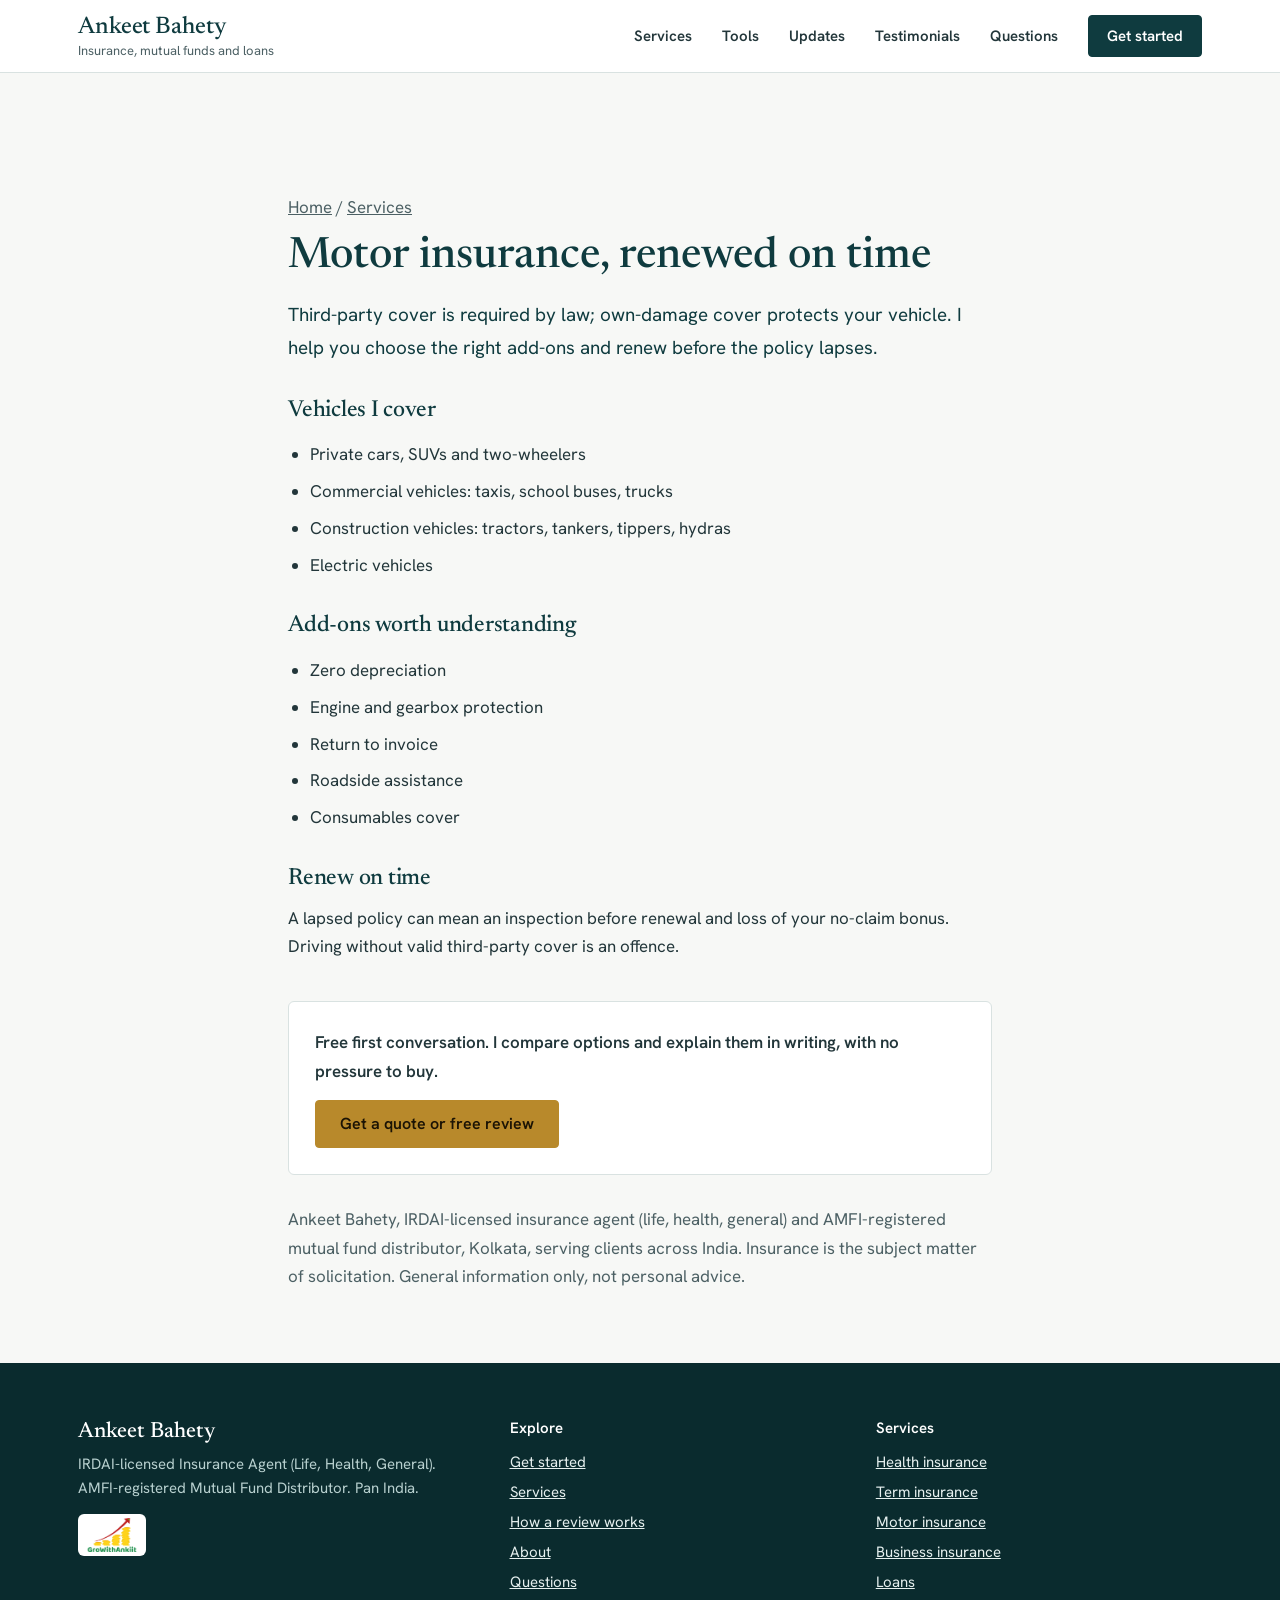
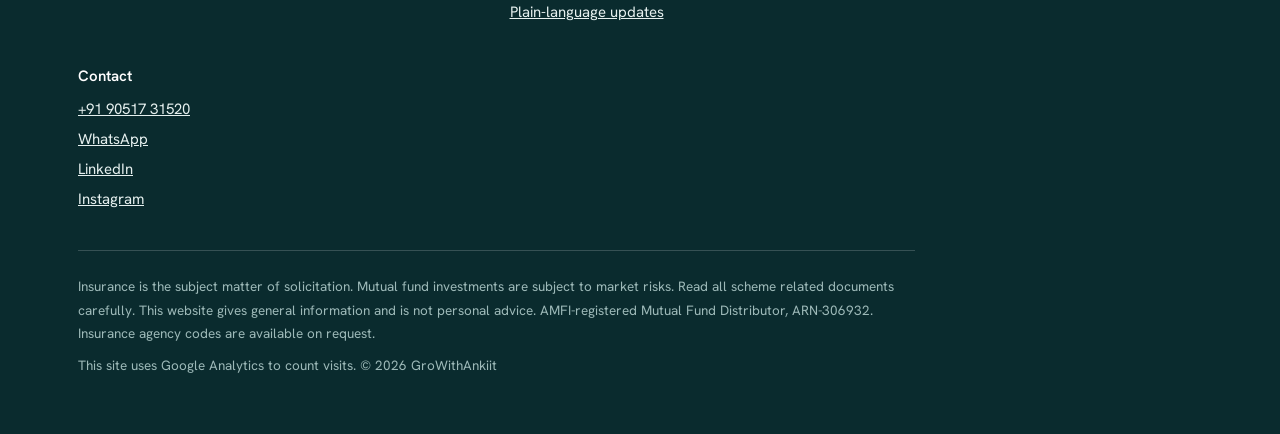
<file: motor-insurance.html>
<!doctype html>
<html lang="en">
<head>
<script async src="https://www.googletagmanager.com/gtm.js?id=GTM-NTL3VPCF"></script>
<script>
  window.dataLayer = window.dataLayer || [];
  function gtag(){dataLayer.push(arguments);}
  gtag('js', new Date());
</script>

<meta charset="utf-8">
<meta name="viewport" content="width=device-width, initial-scale=1">
<title>Motor insurance: car, bike and commercial vehicle cover | Ankeet Bahety</title>
<meta name="description" content="Car, bike, commercial and electric vehicle insurance from several insurers. Add-ons such as zero depreciation and engine protection explained, and renewals before they lapse.">
<link rel="canonical" href="https://ankeetbahety.in/motor-insurance.html">
<link rel="icon" href="/logo.png">
<meta property="og:title" content="Motor insurance: car, bike and commercial vehicle cover">
<meta property="og:description" content="Car, bike, commercial and electric vehicle insurance from several insurers. Add-ons such as zero depreciation and engine protection explained, and renewals before they lapse.">
<meta property="og:image" content="https://ankeetbahety.in/ankeet-about.jpg">
<meta property="og:url" content="https://ankeetbahety.in/motor-insurance.html">
<meta property="og:type" content="article">
<meta name="twitter:card" content="summary_large_image">
<link rel="preconnect" href="https://fonts.googleapis.com"><link rel="preconnect" href="https://fonts.gstatic.com" crossorigin><link rel="stylesheet" href="https://fonts.googleapis.com/css2?family=Hanken+Grotesk:wght@400;500;600;700&family=Newsreader:opsz,wght@6..72,400;6..72,500;6..72,600&display=swap">
<style>
:root{
  --ink:#0F3B3F;
  --ink-deep:#0A2B2E;
  --paper:#F7F8F6;
  --white:#FFFFFF;
  --text:#22363A;
  --muted:#4C6064;
  --line:#D9E2E1;
  --mist:#E9EFEE;
  --brass:#B8892B;
  --brass-dark:#8A6414;
  --brass-soft:#E7C77A;
  --serif:'Newsreader',Georgia,'Times New Roman',serif;
  --sans:'Hanken Grotesk',system-ui,-apple-system,'Segoe UI',sans-serif;
}
*{box-sizing:border-box}
html{scroll-behavior:smooth;scroll-padding-top:84px}
body{margin:0;background:var(--paper);color:var(--text);font-family:var(--sans);font-size:17px;line-height:1.6;-webkit-font-smoothing:antialiased}
img{max-width:100%}
a{color:var(--ink)}
a:hover{color:var(--brass-dark)}
:focus-visible{outline:3px solid var(--brass);outline-offset:3px;border-radius:2px}
.wrap{max-width:1180px;margin:0 auto;padding:0 28px}
h1,h2,h3{font-family:var(--serif);font-weight:500;color:var(--ink);margin:0;text-wrap:balance}
h2{font-size:clamp(2rem,3.6vw,2.9rem);line-height:1.1;letter-spacing:-0.01em}
p{margin:0}

/* buttons */
.btn{display:inline-flex;align-items:center;justify-content:center;gap:10px;min-height:48px;padding:12px 24px;border-radius:4px;font:600 16px/1.2 var(--sans);text-decoration:none;border:1.5px solid transparent;cursor:pointer;transition:background .15s,color .15s,border-color .15s}
.btn-primary{background:var(--brass);color:#1B1304;border-color:var(--brass)}
.btn-primary:hover{background:#C99A38;color:#1B1304}
.btn-outline{background:transparent;color:var(--white);border-color:rgba(255,255,255,.55)}
.btn-outline:hover{background:rgba(255,255,255,.1);color:var(--white)}
.btn-ink{background:var(--ink);color:var(--white);border-color:var(--ink)}
.btn-ink:hover{background:var(--ink-deep);color:var(--white)}
.btn-line{background:transparent;color:var(--ink);border-color:var(--ink)}
.btn-line:hover{background:var(--ink);color:var(--white)}
.btn svg{width:20px;height:20px;flex:none}

/* header */
.top{background:var(--white);border-bottom:1px solid var(--line);position:sticky;top:0;z-index:20}
.top .wrap{display:flex;align-items:center;justify-content:space-between;gap:20px;min-height:72px}
.mark{display:flex;flex-direction:column;text-decoration:none;line-height:1.1}
.mark b{font:500 24px/1.1 var(--serif);color:var(--ink);letter-spacing:-0.005em}
.mark span{font-size:13px;color:var(--muted);margin-top:3px}
.nav{display:flex;align-items:center;gap:30px}
.nav a.l{font-weight:600;font-size:15px;text-decoration:none;color:var(--text);padding:10px 0}
.nav a.l:hover{color:var(--brass-dark)}
.nav .btn{min-height:42px;padding:8px 18px;font-size:15px}

/* hero */
.hero{background:var(--ink);color:var(--white);position:relative;overflow:hidden}
.hero .wrap{display:grid;grid-template-columns:minmax(0,1.15fr) minmax(0,.85fr);gap:48px;align-items:end;padding-top:76px}
.hero-copy{padding-bottom:84px}
.hero h1{color:var(--white);font-size:clamp(2.5rem,5vw,4.1rem);line-height:1.04;letter-spacing:-0.018em;font-weight:500;max-width:15em}
.hero .lede{margin-top:24px;font-size:19px;line-height:1.6;color:#D6E6E5;max-width:33em}
.hero .acts{margin-top:34px;display:flex;flex-wrap:wrap;gap:14px}
.hero .fine{margin-top:26px;font-size:13.5px;color:#A9C4C3}
.hero-art{position:relative;align-self:end;min-height:560px;display:flex;justify-content:center}
.hero-art::before{content:"";position:absolute;left:6%;right:6%;bottom:0;top:36px;border:1px solid rgba(231,199,122,.45);border-bottom:0;border-radius:200px 200px 0 0}
.hero-art img{position:relative;display:block;height:560px;width:auto;max-width:100%;object-fit:contain;object-position:bottom}

/* reach card (the memorable element) */
.reach{position:relative;z-index:2;background:var(--white);color:var(--text);border-radius:6px;box-shadow:0 18px 40px rgba(5,25,27,.28);margin-top:-52px}
.reach .wrap{display:grid;grid-template-columns:1fr .85fr 1.45fr 1fr;padding:0}
.reach a{display:flex;flex-direction:column;gap:3px;padding:22px 26px;text-decoration:none;color:var(--text);border-left:1px solid var(--line);transition:background .15s}
.reach a:first-child{border-left:0}
.reach a:hover{background:var(--mist);color:var(--text)}
.reach small{font-size:13px;color:var(--muted);font-weight:500}
.reach strong{font:500 20px/1.25 var(--serif);color:var(--ink);overflow-wrap:anywhere}
.reach-shell{max-width:1180px;margin:0 auto;padding:0 28px;position:relative;z-index:3}

/* sections */
section{padding:92px 0 0}
.intro{display:grid;grid-template-columns:minmax(0,.9fr) minmax(0,1.1fr);gap:56px;align-items:start}
.intro p.sub{color:var(--muted);max-width:34em;font-size:18px}

/* services index */
.svc{margin-top:48px;border-top:1.5px solid var(--ink)}
.svc-row{display:grid;grid-template-columns:minmax(0,.8fr) minmax(0,1.2fr);gap:20px 56px;padding:30px 0;border-bottom:1px solid var(--line)}
.svc-row h3{font-size:clamp(1.5rem,2.4vw,1.95rem);line-height:1.15}
.svc-row .what{color:var(--text);max-width:36em}
.svc-row ul{margin:14px 0 0;padding:0;list-style:none;columns:2;column-gap:36px;color:var(--muted);font-size:15.5px}
.svc-row li{position:relative;padding:3px 0 3px 18px;break-inside:avoid}
.svc-row li::before{content:"";position:absolute;left:0;top:.95em;width:7px;height:1.5px;background:var(--brass)}

/* process */
.proc{background:var(--ink-deep);color:var(--white);margin-top:92px;padding:84px 0}
.proc h2{color:var(--white)}
.steps{margin-top:44px;display:grid;grid-template-columns:repeat(3,minmax(0,1fr));gap:0;border-top:1px solid rgba(255,255,255,.22)}
.step{padding:26px 32px 0 0}
.step+.step{padding-left:32px;border-left:1px solid rgba(255,255,255,.22)}
.step .n{font:500 40px/1 var(--serif);color:var(--brass-soft)}
.step h3{font:600 20px/1.3 var(--sans);color:var(--white);margin:14px 0 8px}
.step p{color:#C7DCDB}

/* about */
.about{display:grid;grid-template-columns:minmax(0,.8fr) minmax(0,1.2fr);gap:64px;align-items:center}
.about img{display:block;width:100%;height:auto;border-radius:4px}
.about p{max-width:36em}
.about p+p{margin-top:16px}
.creds{margin:26px 0 0;padding:0;list-style:none;border-top:1px solid var(--line)}
.creds li{display:grid;grid-template-columns:150px 1fr;gap:16px;padding:12px 0;border-bottom:1px solid var(--line);font-size:15.5px}
.creds li span:first-child{color:var(--muted);font-weight:500}

/* explainer */
.exp{display:grid;grid-template-columns:minmax(0,.7fr) minmax(0,1.3fr);gap:56px;align-items:center}
.exp img{display:block;width:100%;height:auto;border-radius:4px;border:1px solid var(--line)}
.exp .when{font-size:14px;color:var(--muted);margin-bottom:10px;font-weight:500}
.exp h3{font-size:clamp(1.6rem,3vw,2.2rem);line-height:1.15}
.exp .links{margin-top:20px;display:flex;flex-wrap:wrap;gap:12px 24px;font-weight:600}

/* faq */
.faq{margin-top:40px;border-top:1.5px solid var(--ink);max-width:820px}
.faq details{border-bottom:1px solid var(--line)}
.faq summary{cursor:pointer;list-style:none;padding:20px 40px 20px 0;font:500 21px/1.3 var(--serif);color:var(--ink);position:relative}
.faq summary::-webkit-details-marker{display:none}
.faq summary::after{content:"+";position:absolute;right:6px;top:50%;transform:translateY(-52%);font:400 28px/1 var(--sans);color:var(--brass-dark)}
.faq details[open] summary::after{content:"\2212"}
.faq details p{padding:0 40px 22px 0;color:var(--muted);max-width:40em}

/* contact */
.contact{background:var(--mist);margin-top:92px;padding:84px 0}
.contact .grid{display:grid;grid-template-columns:minmax(0,.85fr) minmax(0,1.15fr);gap:56px;align-items:start}
.contact .sub{color:var(--muted);margin-top:14px;max-width:28em}
.direct{margin:30px 0 0;padding:0;list-style:none;border-top:1.5px solid var(--ink)}
.direct li{display:grid;grid-template-columns:110px 1fr;gap:12px;padding:14px 0;border-bottom:1px solid var(--line);font-size:16px}
.direct li span:first-child{color:var(--muted);font-weight:500}
.form{background:var(--white);border-radius:6px;padding:34px;box-shadow:0 1px 0 var(--line)}
.form h3{font-size:1.7rem;line-height:1.15}
.form .note{color:var(--muted);font-size:15px;margin-top:8px}
.fields{margin-top:22px;display:grid;grid-template-columns:1fr 1fr;gap:16px}
.fields .full{grid-column:1/-1}
label{display:block;font-weight:600;font-size:14.5px;margin-bottom:6px;color:var(--ink)}
textarea{width:100%;min-height:84px;padding:10px 14px;border:1.5px solid #B9C8C7;border-radius:4px;background:var(--white);font:400 16px var(--sans);color:var(--text);resize:vertical}
textarea:focus{outline:3px solid var(--brass);outline-offset:1px;border-color:var(--ink)}
.need{margin-top:12px;color:#8A2D1B;font-size:14.5px;font-weight:500}
.need[hidden]{display:none}
label .opt{color:var(--muted);font-weight:400}
input,select{width:100%;min-height:48px;padding:10px 14px;border:1.5px solid #B9C8C7;border-radius:4px;background:var(--white);font:400 16px var(--sans);color:var(--text)}
input:focus,select:focus{outline:3px solid var(--brass);outline-offset:1px;border-color:var(--ink)}
.err{color:#9B2C1F;font-size:14px;margin-top:6px;min-height:1.2em}
.sendrow{margin-top:20px;display:flex;flex-wrap:wrap;gap:12px}
.tiny{margin-top:16px;font-size:13.5px;color:var(--muted);max-width:36em}


/* tools */
.tools{margin-top:44px;display:grid;grid-template-columns:minmax(0,1fr) minmax(0,1fr);border-top:1.5px solid var(--ink)}
.tool{padding:34px 40px 8px 0}
.tool+.tool{padding:34px 0 8px 40px;border-left:1px solid var(--line)}
.tool h3{font-size:1.75rem;line-height:1.15}
.tool .lead{margin-top:8px;color:var(--muted);font-size:15.5px;max-width:30em}
.tool .fields{grid-template-columns:1fr 1fr}
.out{margin-top:24px;background:var(--white);border:1px solid var(--line);border-radius:4px;padding:22px 24px}
.out .big{font:500 clamp(1.6rem,2.6vw,2.15rem)/1.15 var(--serif);color:var(--ink);overflow-wrap:anywhere}
.out .cap{font-size:14px;color:var(--muted);margin-bottom:6px;font-weight:500}
.out ul{margin:16px 0 0;padding:0;list-style:none;font-size:15.5px;color:var(--text)}
.out li{position:relative;padding:4px 0 4px 18px}
.out li::before{content:"";position:absolute;left:0;top:1.05em;width:7px;height:1.5px;background:var(--brass)}
.out .warn{color:#7A2E12}
.sip-rows{margin-top:16px;border-top:1px solid var(--line)}
.sip-rows div{display:grid;grid-template-columns:1fr auto;gap:12px;padding:10px 0;border-bottom:1px solid var(--line);font-size:16px}
.sip-rows b{font-weight:600;color:var(--ink)}
.sip-rows span{font-variant-numeric:tabular-nums}
.tool .btn{margin-top:20px}
.tool .small{margin:14px 0 22px;font-size:13.5px;color:var(--muted);max-width:34em}
@media (max-width:980px){
  .tools{grid-template-columns:1fr}
  .tool,.tool+.tool{padding:30px 0 6px;border-left:0}
  .tool+.tool{border-top:1px solid var(--line);margin-top:20px}
}
@media (max-width:640px){
  .tool .fields{grid-template-columns:1fr}
}

/* footer */
.foot{background:var(--ink-deep);color:#B8D0CF;padding:56px 0 56px;margin-top:0;font-size:15px}
.foot .grid{display:grid;grid-template-columns:minmax(0,1.2fr) minmax(0,1fr) minmax(0,1fr);gap:40px}
.foot b{display:block;color:var(--white);font:500 22px/1.2 var(--serif);margin-bottom:6px}
.foot a{color:#E6F0EF}
.foot ul{list-style:none;margin:0;padding:0}
.foot li{padding:3px 0}
.foot h4{margin:0 0 8px;color:var(--white);font:600 15px/1.3 var(--sans)}
.legal{margin-top:36px;padding-top:24px;border-top:1px solid rgba(255,255,255,.18);font-size:13.5px;line-height:1.75;max-width:62em;color:#9DB9B8}
.legal p+p{margin-top:8px}
.chip{display:inline-block;background:var(--white);border-radius:6px;padding:4px 8px;margin-top:14px}
.chip img{display:block;height:34px;width:auto}

/* mobile action bar */
.bar{display:none}

@media (max-width:980px){
  .hero .wrap{grid-template-columns:1fr;gap:0;padding-top:56px}
  .hero-copy{padding-bottom:40px}
  .hero-art{min-height:0;margin-top:8px}
  .hero-art img{height:440px}
  .hero-art::before{top:24px}
  .reach .wrap{grid-template-columns:repeat(2,minmax(0,1fr))}
  .reach a:nth-child(3){border-left:0}
  .reach a:nth-child(n+3){border-top:1px solid var(--line)}
  .intro,.about,.exp,.contact .grid{grid-template-columns:1fr;gap:32px}
  .svc-row{grid-template-columns:1fr;gap:10px}
  .steps{grid-template-columns:1fr}
  .step,.step+.step{padding:24px 0 0;border-left:0}
  .step+.step{margin-top:24px;border-top:1px solid rgba(255,255,255,.22)}
  .foot .grid{grid-template-columns:1fr}
  .nav a.l{display:none}
}
@media (max-width:640px){
  body{font-size:16.5px}
  .wrap,.reach-shell{padding:0 20px}
  section{padding-top:68px}
  .proc{margin-top:68px;padding:64px 0}
  .contact{margin-top:68px;padding:64px 0}
  .svc-row ul{columns:1}
  .fields{grid-template-columns:1fr}
  .form{padding:24px 20px}
  .creds li{grid-template-columns:1fr;gap:2px}
  .direct li{grid-template-columns:1fr;gap:2px}
  .nav .btn{display:none}
  .reach a{padding:18px 18px}
  .reach strong{font-size:17px}
  .reach .wrap{grid-template-columns:1fr 1fr}
  .reach a:nth-child(3){grid-column:1/-1;border-left:0}
  .reach a:nth-child(4){grid-column:1/-1;border-left:0}
  .hero-art img{height:380px}
  .foot{padding-bottom:110px}
  .bar{display:grid;grid-template-columns:1fr 1fr;position:fixed;left:0;right:0;bottom:0;z-index:30;background:var(--white);border-top:1px solid var(--line);box-shadow:0 -6px 20px rgba(5,25,27,.12);padding:10px 14px calc(10px + env(safe-area-inset-bottom));gap:10px}
  .bar .btn{min-height:46px;padding:8px 12px}
}
@media (prefers-reduced-motion:reduce){html{scroll-behavior:auto}*{transition:none!important}}


.save{display:grid;gap:8px;margin:14px 0 4px}.save label{font-weight:600;font-size:14px}.save input[type=tel]{max-width:320px}
.save .consent{font-weight:400;display:flex;gap:10px;align-items:flex-start}.toolbtns{display:flex;flex-wrap:wrap;gap:10px;margin-top:10px}
.licence{margin-top:8px;font-size:13px;color:var(--muted)}
/* ---- order hub ---- */
.promo{display:inline-block;margin:0 0 14px;padding:8px 16px;border-radius:999px;background:var(--mist);border:1px solid var(--brass);color:var(--ink);font:500 15px/1.3 var(--sans)}
.promo b{color:var(--brass)}.promo a{color:var(--ink);font-weight:600;text-decoration:underline}
.hub{padding-top:92px}
.hub .intro p.sub{max-width:36em}
.hub-card{margin-top:40px;background:var(--white);border:1px solid var(--line);border-radius:6px;box-shadow:0 18px 40px rgba(5,25,27,.08);overflow:hidden}
.tabs{display:flex;border-bottom:1px solid var(--line);overflow-x:auto;background:var(--mist);scrollbar-width:thin}
.tab{flex:1 0 auto;min-height:58px;padding:14px 24px;background:transparent;border:0;border-bottom:3px solid transparent;font:600 15.5px/1.2 var(--sans);color:var(--muted);cursor:pointer;white-space:nowrap}
.tab:hover{color:var(--ink)}
.tab[aria-selected="true"]{background:var(--white);color:var(--ink);border-bottom-color:var(--brass)}
.panel{padding:38px 40px 40px;display:grid;grid-template-columns:minmax(0,.78fr) minmax(0,1.22fr);gap:48px;align-items:start}
.panel[hidden]{display:none}
.panel h3{font-size:clamp(1.6rem,2.6vw,2.05rem);line-height:1.15}
.panel .lead{margin-top:12px;color:var(--muted);font-size:16.5px;max-width:28em}
.next{margin:24px 0 0;padding:0;list-style:none;counter-reset:n;border-top:1px solid var(--line)}
.next li{counter-increment:n;position:relative;padding:12px 0 12px 38px;border-bottom:1px solid var(--line);font-size:15.5px;color:var(--text)}
.next li::before{content:counter(n);position:absolute;left:0;top:10px;width:26px;height:26px;border-radius:50%;background:var(--ink);color:var(--white);font:600 13.5px/26px var(--sans);text-align:center}
.hub .fields{margin-top:0}
.hub .hint{font-size:13.5px;color:var(--muted);margin-top:5px}
.hub .hp{position:absolute;left:-9999px;width:1px;height:1px;overflow:hidden}
.consent{display:flex;gap:12px;align-items:flex-start;margin-top:18px;font-size:14.5px;color:var(--text);font-weight:400;cursor:pointer}
.consent input{width:22px;min-height:22px;height:22px;flex:none;margin-top:2px;accent-color:var(--ink)}
.hub .sendrow{margin-top:20px}
.hub .tiny{margin-top:14px}
.fieldnote{margin-top:16px;padding:12px 14px;background:#FBF3DF;border-left:3px solid var(--brass);font-size:14.5px;color:#4A3A12}
.done{background:var(--mist);border-radius:6px;padding:30px 30px 26px}
.done h4{margin:0;font:500 clamp(1.5rem,2.4vw,1.9rem)/1.2 var(--serif);color:var(--ink)}
.done p{margin-top:10px;color:var(--text);max-width:34em}
.done .sum{margin:18px 0 0;padding:0;list-style:none;border-top:1px solid #C7D5D4;font-size:15px}
.done .sum li{display:grid;grid-template-columns:130px 1fr;gap:12px;padding:8px 0;border-bottom:1px solid #C7D5D4}
.done .sum li span:first-child{color:var(--muted);font-weight:500}
.done .acts{margin-top:20px;display:flex;flex-wrap:wrap;gap:12px}
.done .state{margin-top:14px;font-size:14.5px;color:var(--muted)}
.pay{margin-top:26px;padding-top:22px;border-top:1px solid var(--line)}
.pay h4{margin:0 0 6px;font:600 16px/1.3 var(--sans);color:var(--ink)}
.pay p{font-size:14.5px;color:var(--muted);max-width:36em}
.pay ul{margin:14px 0 0;padding:0;list-style:none;display:flex;flex-wrap:wrap;gap:10px}
.pay a{display:inline-flex;align-items:center;min-height:42px;padding:8px 16px;border:1.5px solid var(--ink);border-radius:4px;font-weight:600;font-size:14.5px;text-decoration:none;color:var(--ink);background:var(--white)}
.pay a:hover{background:var(--ink);color:var(--white)}
.ask{margin-top:14px;font-weight:600;font-size:15.5px}
.ask a{text-decoration-thickness:1.5px;text-underline-offset:4px}
.soon{display:inline-block;margin-left:8px;font-size:12px;font-weight:600;letter-spacing:.04em;text-transform:uppercase;color:var(--brass-dark)}
@media (max-width:980px){
  .panel{grid-template-columns:1fr;gap:28px;padding:30px 26px 32px}
}
@media (max-width:640px){
  .hub{padding-top:68px}
  .panel{padding:26px 18px 28px}
  .tab{padding:14px 18px}
  .done{padding:24px 20px}
  .done .sum li{grid-template-columns:1fr;gap:2px}
}
.hub .err:empty{display:none}
.hub .fields{gap:18px 16px}
</style>
<style>
.art{padding:120px 0 72px}.art .wrap{max-width:760px}.art h1{font-size:clamp(1.9rem,4vw,2.7rem);line-height:1.15;margin:10px 0 18px;text-wrap:balance}
.art h2{font-size:1.45rem;margin:34px 0 12px}.art p,.art li{font-size:1.06rem;line-height:1.7}.art ul,.art ol{padding-left:1.3em;display:grid;gap:8px}
.art .lede{font-size:1.18rem;color:var(--ink)}.art .when{color:var(--muted);font-size:.95rem}.crumb{font-size:.92rem;color:var(--muted)}.crumb a{color:inherit}
.callout{margin:22px 0;padding:18px 20px;border-left:4px solid var(--brass);background:var(--mist);border-radius:4px;line-height:1.6}
.cta-box{margin:40px 0 0;padding:26px;border:1px solid var(--line);border-radius:6px;background:var(--white);display:flex;flex-wrap:wrap;gap:14px;align-items:center;justify-content:space-between}
.cta-box p{margin:0;font-weight:600}.src{margin-top:30px;font-size:.92rem;color:var(--muted)}.src a{color:inherit}
.t{width:100%;border-collapse:collapse;margin:18px 0}.t th,.t td{border-bottom:1px solid var(--line);padding:10px 8px;text-align:left;vertical-align:top}
.cards{display:grid;gap:16px;grid-template-columns:repeat(auto-fill,minmax(260px,1fr));margin-top:26px}.cards a{display:block;padding:20px;border:1px solid var(--line);border-radius:6px;background:var(--white);text-decoration:none;color:var(--ink)}
.cards a b{display:block;font-size:1.1rem;line-height:1.35;margin:6px 0 8px}.cards a span{color:var(--muted);font-size:.95rem}
.art .small{font-size:.92rem;color:var(--muted)}
</style>
<script type="application/ld+json">
{
 "@context": "https://schema.org",
 "@type": "Service",
 "name": "Motor insurance, renewed on time",
 "description": "Car, bike, commercial and electric vehicle insurance from several insurers. Add-ons such as zero depreciation and engine protection explained, and renewals before they lapse.",
 "provider": {
  "@type": "InsuranceAgency",
  "name": "Ankeet Bahety",
  "url": "https://ankeetbahety.in/"
 },
 "areaServed": {
  "@type": "Country",
  "name": "India"
 },
 "url": "https://ankeetbahety.in/motor-insurance.html"
}
</script>
</head>
<body>
<header class="top">
  <div class="wrap">
    <a class="mark" href="/" aria-label="Ankeet Bahety, home">
      <b>Ankeet Bahety</b>
      <span>Insurance, mutual funds and loans</span>
    </a>
    <nav class="nav" aria-label="Main">
      <a class="l" href="/#services">Services</a>
      <a class="l" href="/#tools">Tools</a>
      <a class="l" href="/updates.html">Updates</a>
      <a class="l" href="/testimonials.html">Testimonials</a>
      <a class="l" href="/#questions">Questions</a>
      <a class="btn btn-ink" href="/#start">Get started</a>
    </nav>
  </div>
</header>
<main class="art"><div class="wrap">
<p class="crumb"><a href="/">Home</a> / <a href="/#services">Services</a></p>
<h1>Motor insurance, renewed on time</h1>

<p class="lede">Third-party cover is required by law; own-damage cover protects your vehicle. I help you choose the right add-ons and renew before the policy lapses.</p>
<h2>Vehicles I cover</h2>
<ul><li>Private cars, SUVs and two-wheelers</li><li>Commercial vehicles: taxis, school buses, trucks</li><li>Construction vehicles: tractors, tankers, tippers, hydras</li><li>Electric vehicles</li></ul>
<h2>Add-ons worth understanding</h2>
<ul><li>Zero depreciation</li><li>Engine and gearbox protection</li><li>Return to invoice</li><li>Roadside assistance</li><li>Consumables cover</li></ul>
<h2>Renew on time</h2>
<p>A lapsed policy can mean an inspection before renewal and loss of your no-claim bonus. Driving without valid third-party cover is an offence.</p>

<div class="cta-box"><p>Free first conversation. I compare options and explain them in writing, with no pressure to buy.</p><a class="btn btn-primary" href="/#start-quote">Get a quote or free review</a></div>
<p class="src">Ankeet Bahety, IRDAI-licensed insurance agent (life, health, general) and AMFI-registered mutual fund distributor, Kolkata, serving clients across India. Insurance is the subject matter of solicitation. General information only, not personal advice.</p>
</div></main>
<footer class="foot">
  <div class="wrap">
    <div class="grid">
      <div>
        <b>Ankeet Bahety</b>
        <p>IRDAI-licensed Insurance Agent (Life, Health, General). AMFI-registered Mutual Fund Distributor. Pan India.</p>
        <div class="chip"><img src="logo.png" alt="GroWithAnkiit" width="330" height="215"></div>
      </div>
      <div>
        <h4>Explore</h4>
        <ul><li><a href="/#start">Get started</a></li><li><a href="/#services">Services</a></li><li><a href="/#how">How a review works</a></li><li><a href="/#about">About</a></li><li><a href="/#questions">Questions</a></li><li><a href="/updates.html">Plain-language updates</a></li></ul>
      </div>
      <div>
        <h4>Services</h4>
        <ul><li><a href="/health-insurance.html">Health insurance</a></li><li><a href="/term-insurance.html">Term insurance</a></li><li><a href="/motor-insurance.html">Motor insurance</a></li><li><a href="/business-insurance.html">Business insurance</a></li><li><a href="/loans.html">Loans</a></li></ul>
      </div>
      <div>
        <h4>Contact</h4>
        <ul><li><a href="tel:+919051731520">+91 90517 31520</a></li><li><a id="wa3" href="https://wa.me/919051731520">WhatsApp</a></li><li><a href="https://www.linkedin.com/in/ankeetbahety/">LinkedIn</a></li><li><a href="https://www.instagram.com/growithankiit/">Instagram</a></li></ul>
      </div>
    </div>
    <div class="legal">
      <p>Insurance is the subject matter of solicitation. Mutual fund investments are subject to market risks. Read all scheme related documents carefully. This website gives general information and is not personal advice. AMFI-registered Mutual Fund Distributor, ARN-306932. Insurance agency codes are available on request.</p>
      <p>This site uses Google Analytics to count visits. &copy; 2026 GroWithAnkiit</p>
    </div>
  </div>
</footer>
<div class="bar" aria-label="Quick contact">
  <a class="btn btn-ink" href="tel:+919051731520">Call</a>
  <a class="btn btn-primary" href="https://wa.me/919051731520?text=Hi%20Ankeet%2C%20I%27d%20like%20a%20free%20policy%20review.">WhatsApp</a>
</div>
<script>
(function(){
  var user='insurance', host='ankeetbahety.in';
  var addr=[user,host].join(String.fromCharCode(64));
  ['em1','em2'].forEach(function(id){
    var el=document.getElementById(id); if(!el) return;
    el.href='mailto:'+addr;
    var s=el.querySelector('strong');
    if(s){ s.textContent=addr; } else { el.textContent=addr; }
  });
})();
</script>
</body>
</html>
</file>
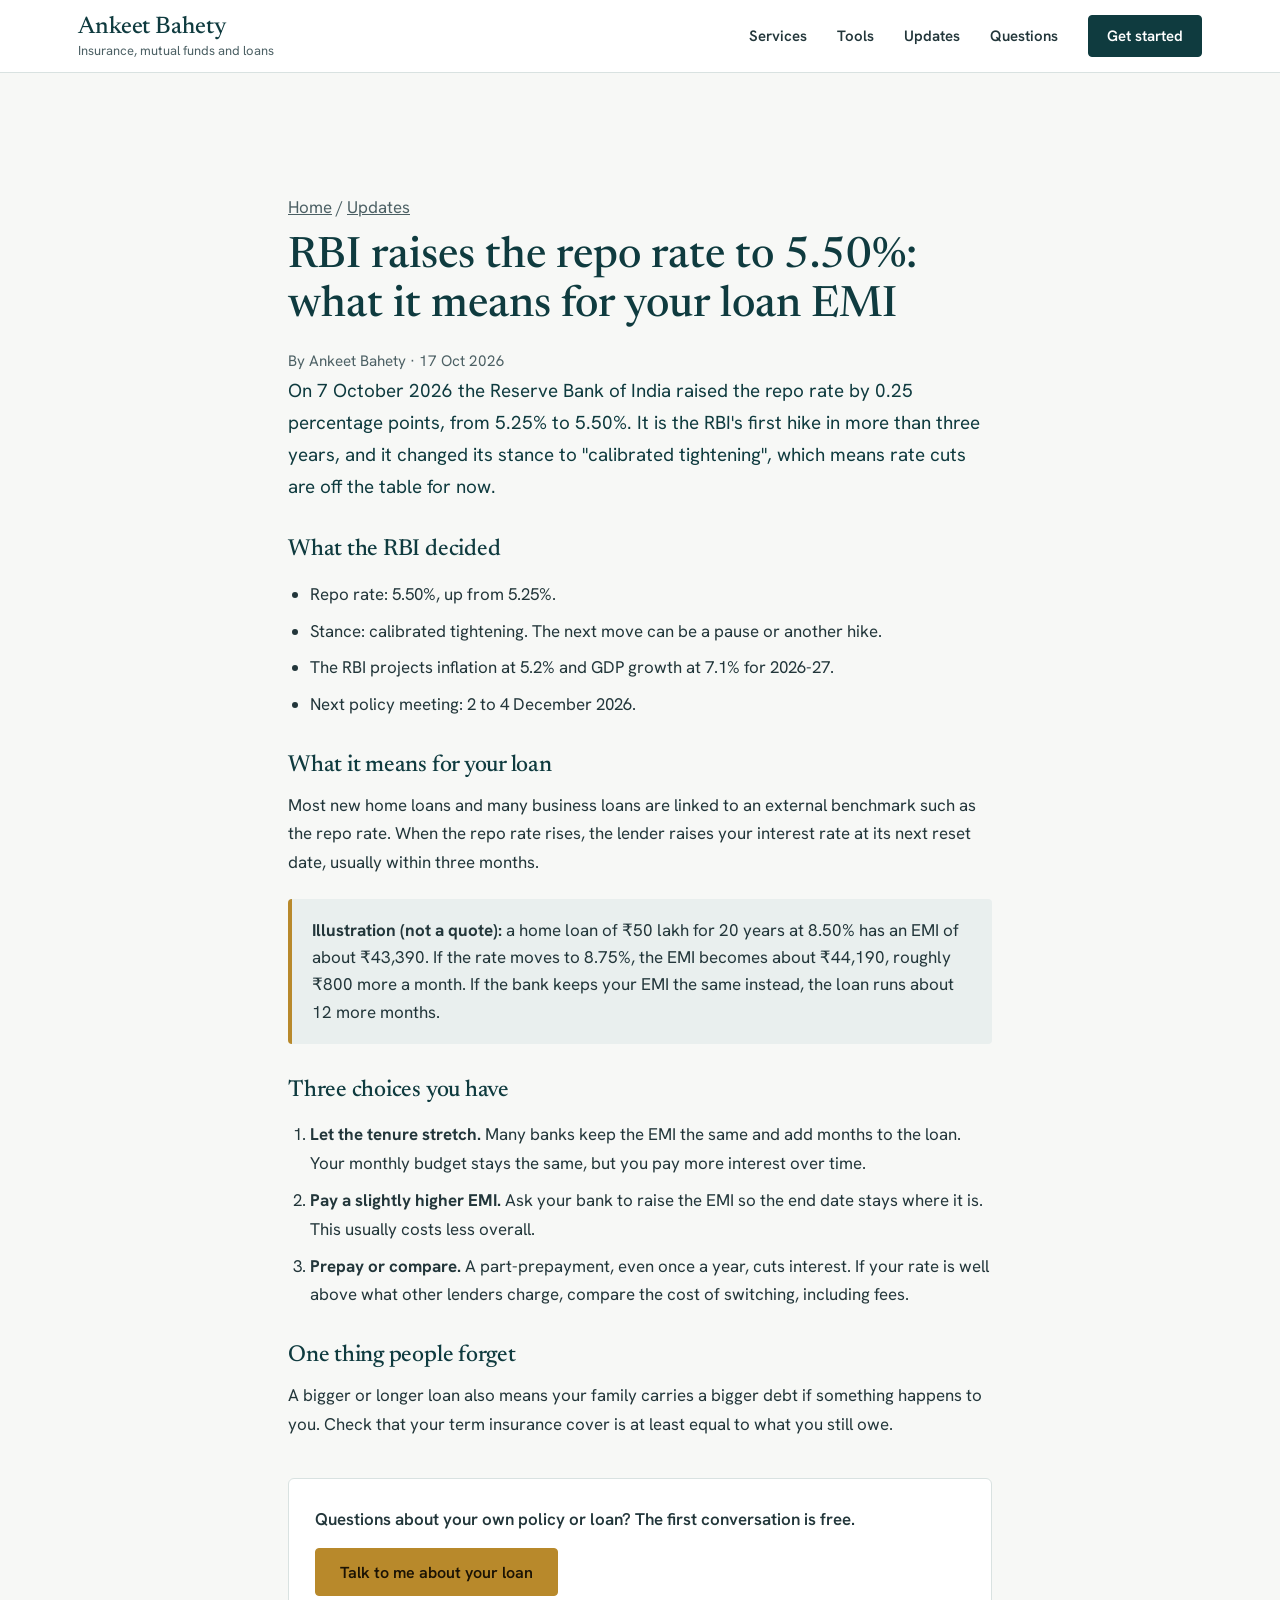
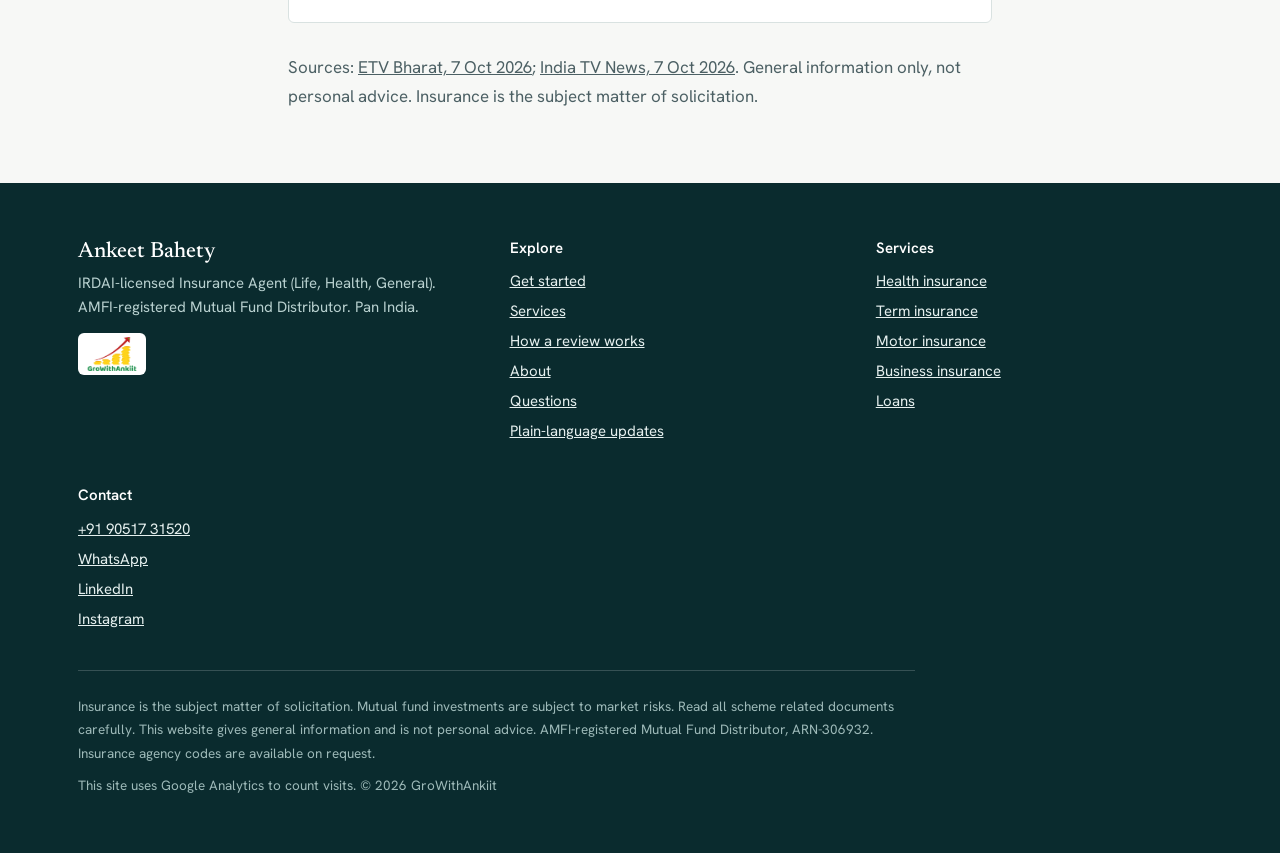
<file: rbi-repo-rate-hike-october-2026.html>
<!doctype html>
<html lang="en">
<head>
<script async src="https://www.googletagmanager.com/gtm.js?id=GTM-NTL3VPCF"></script>
<script>
  window.dataLayer = window.dataLayer || [];
  function gtag(){dataLayer.push(arguments);}
  gtag('js', new Date());
</script>

<meta charset="utf-8">
<meta name="viewport" content="width=device-width, initial-scale=1">
<title>RBI raises the repo rate to 5.50%: what it means for your loan EMI | Ankeet Bahety</title>
<meta name="description" content="On 7 October 2026 the RBI raised the repo rate by 0.25% to 5.50%, its first hike in over three years. What it means for home, car and business loan EMIs, and three choices you have.">
<link rel="canonical" href="https://ankeetbahety.in/rbi-repo-rate-hike-october-2026.html">
<link rel="icon" href="/logo.png">
<meta property="og:title" content="RBI raises the repo rate to 5.50%: what it means for your loan EMI">
<meta property="og:description" content="On 7 October 2026 the RBI raised the repo rate by 0.25% to 5.50%, its first hike in over three years. What it means for home, car and business loan EMIs, and three choices you have.">
<meta property="og:image" content="https://ankeetbahety.in/ankeet-about.jpg">
<meta property="og:url" content="https://ankeetbahety.in/rbi-repo-rate-hike-october-2026.html">
<meta property="og:type" content="article">
<meta name="twitter:card" content="summary_large_image">
<link rel="preconnect" href="https://fonts.googleapis.com"><link rel="preconnect" href="https://fonts.gstatic.com" crossorigin><link rel="stylesheet" href="https://fonts.googleapis.com/css2?family=Hanken+Grotesk:wght@400;500;600;700&family=Newsreader:opsz,wght@6..72,400;6..72,500;6..72,600&display=swap">
<style>
:root{
  --ink:#0F3B3F;
  --ink-deep:#0A2B2E;
  --paper:#F7F8F6;
  --white:#FFFFFF;
  --text:#22363A;
  --muted:#4C6064;
  --line:#D9E2E1;
  --mist:#E9EFEE;
  --brass:#B8892B;
  --brass-dark:#8A6414;
  --brass-soft:#E7C77A;
  --serif:'Newsreader',Georgia,'Times New Roman',serif;
  --sans:'Hanken Grotesk',system-ui,-apple-system,'Segoe UI',sans-serif;
}
*{box-sizing:border-box}
html{scroll-behavior:smooth;scroll-padding-top:84px}
body{margin:0;background:var(--paper);color:var(--text);font-family:var(--sans);font-size:17px;line-height:1.6;-webkit-font-smoothing:antialiased}
img{max-width:100%}
a{color:var(--ink)}
a:hover{color:var(--brass-dark)}
:focus-visible{outline:3px solid var(--brass);outline-offset:3px;border-radius:2px}
.wrap{max-width:1180px;margin:0 auto;padding:0 28px}
h1,h2,h3{font-family:var(--serif);font-weight:500;color:var(--ink);margin:0;text-wrap:balance}
h2{font-size:clamp(2rem,3.6vw,2.9rem);line-height:1.1;letter-spacing:-0.01em}
p{margin:0}

/* buttons */
.btn{display:inline-flex;align-items:center;justify-content:center;gap:10px;min-height:48px;padding:12px 24px;border-radius:4px;font:600 16px/1.2 var(--sans);text-decoration:none;border:1.5px solid transparent;cursor:pointer;transition:background .15s,color .15s,border-color .15s}
.btn-primary{background:var(--brass);color:#1B1304;border-color:var(--brass)}
.btn-primary:hover{background:#C99A38;color:#1B1304}
.btn-outline{background:transparent;color:var(--white);border-color:rgba(255,255,255,.55)}
.btn-outline:hover{background:rgba(255,255,255,.1);color:var(--white)}
.btn-ink{background:var(--ink);color:var(--white);border-color:var(--ink)}
.btn-ink:hover{background:var(--ink-deep);color:var(--white)}
.btn-line{background:transparent;color:var(--ink);border-color:var(--ink)}
.btn-line:hover{background:var(--ink);color:var(--white)}
.btn svg{width:20px;height:20px;flex:none}

/* header */
.top{background:var(--white);border-bottom:1px solid var(--line);position:sticky;top:0;z-index:20}
.top .wrap{display:flex;align-items:center;justify-content:space-between;gap:20px;min-height:72px}
.mark{display:flex;flex-direction:column;text-decoration:none;line-height:1.1}
.mark b{font:500 24px/1.1 var(--serif);color:var(--ink);letter-spacing:-0.005em}
.mark span{font-size:13px;color:var(--muted);margin-top:3px}
.nav{display:flex;align-items:center;gap:30px}
.nav a.l{font-weight:600;font-size:15px;text-decoration:none;color:var(--text);padding:10px 0}
.nav a.l:hover{color:var(--brass-dark)}
.nav .btn{min-height:42px;padding:8px 18px;font-size:15px}

/* hero */
.hero{background:var(--ink);color:var(--white);position:relative;overflow:hidden}
.hero .wrap{display:grid;grid-template-columns:minmax(0,1.15fr) minmax(0,.85fr);gap:48px;align-items:end;padding-top:76px}
.hero-copy{padding-bottom:84px}
.hero h1{color:var(--white);font-size:clamp(2.5rem,5vw,4.1rem);line-height:1.04;letter-spacing:-0.018em;font-weight:500;max-width:15em}
.hero .lede{margin-top:24px;font-size:19px;line-height:1.6;color:#D6E6E5;max-width:33em}
.hero .acts{margin-top:34px;display:flex;flex-wrap:wrap;gap:14px}
.hero .fine{margin-top:26px;font-size:13.5px;color:#A9C4C3}
.hero-art{position:relative;align-self:end;min-height:560px;display:flex;justify-content:center}
.hero-art::before{content:"";position:absolute;left:6%;right:6%;bottom:0;top:36px;border:1px solid rgba(231,199,122,.45);border-bottom:0;border-radius:200px 200px 0 0}
.hero-art img{position:relative;display:block;height:560px;width:auto;max-width:100%;object-fit:contain;object-position:bottom}

/* reach card (the memorable element) */
.reach{position:relative;z-index:2;background:var(--white);color:var(--text);border-radius:6px;box-shadow:0 18px 40px rgba(5,25,27,.28);margin-top:-52px}
.reach .wrap{display:grid;grid-template-columns:1fr .85fr 1.45fr 1fr;padding:0}
.reach a{display:flex;flex-direction:column;gap:3px;padding:22px 26px;text-decoration:none;color:var(--text);border-left:1px solid var(--line);transition:background .15s}
.reach a:first-child{border-left:0}
.reach a:hover{background:var(--mist);color:var(--text)}
.reach small{font-size:13px;color:var(--muted);font-weight:500}
.reach strong{font:500 20px/1.25 var(--serif);color:var(--ink);overflow-wrap:anywhere}
.reach-shell{max-width:1180px;margin:0 auto;padding:0 28px;position:relative;z-index:3}

/* sections */
section{padding:92px 0 0}
.intro{display:grid;grid-template-columns:minmax(0,.9fr) minmax(0,1.1fr);gap:56px;align-items:start}
.intro p.sub{color:var(--muted);max-width:34em;font-size:18px}

/* services index */
.svc{margin-top:48px;border-top:1.5px solid var(--ink)}
.svc-row{display:grid;grid-template-columns:minmax(0,.8fr) minmax(0,1.2fr);gap:20px 56px;padding:30px 0;border-bottom:1px solid var(--line)}
.svc-row h3{font-size:clamp(1.5rem,2.4vw,1.95rem);line-height:1.15}
.svc-row .what{color:var(--text);max-width:36em}
.svc-row ul{margin:14px 0 0;padding:0;list-style:none;columns:2;column-gap:36px;color:var(--muted);font-size:15.5px}
.svc-row li{position:relative;padding:3px 0 3px 18px;break-inside:avoid}
.svc-row li::before{content:"";position:absolute;left:0;top:.95em;width:7px;height:1.5px;background:var(--brass)}

/* process */
.proc{background:var(--ink-deep);color:var(--white);margin-top:92px;padding:84px 0}
.proc h2{color:var(--white)}
.steps{margin-top:44px;display:grid;grid-template-columns:repeat(3,minmax(0,1fr));gap:0;border-top:1px solid rgba(255,255,255,.22)}
.step{padding:26px 32px 0 0}
.step+.step{padding-left:32px;border-left:1px solid rgba(255,255,255,.22)}
.step .n{font:500 40px/1 var(--serif);color:var(--brass-soft)}
.step h3{font:600 20px/1.3 var(--sans);color:var(--white);margin:14px 0 8px}
.step p{color:#C7DCDB}

/* about */
.about{display:grid;grid-template-columns:minmax(0,.8fr) minmax(0,1.2fr);gap:64px;align-items:center}
.about img{display:block;width:100%;height:auto;border-radius:4px}
.about p{max-width:36em}
.about p+p{margin-top:16px}
.creds{margin:26px 0 0;padding:0;list-style:none;border-top:1px solid var(--line)}
.creds li{display:grid;grid-template-columns:150px 1fr;gap:16px;padding:12px 0;border-bottom:1px solid var(--line);font-size:15.5px}
.creds li span:first-child{color:var(--muted);font-weight:500}

/* explainer */
.exp{display:grid;grid-template-columns:minmax(0,.7fr) minmax(0,1.3fr);gap:56px;align-items:center}
.exp img{display:block;width:100%;height:auto;border-radius:4px;border:1px solid var(--line)}
.exp .when{font-size:14px;color:var(--muted);margin-bottom:10px;font-weight:500}
.exp h3{font-size:clamp(1.6rem,3vw,2.2rem);line-height:1.15}
.exp .links{margin-top:20px;display:flex;flex-wrap:wrap;gap:12px 24px;font-weight:600}

/* faq */
.faq{margin-top:40px;border-top:1.5px solid var(--ink);max-width:820px}
.faq details{border-bottom:1px solid var(--line)}
.faq summary{cursor:pointer;list-style:none;padding:20px 40px 20px 0;font:500 21px/1.3 var(--serif);color:var(--ink);position:relative}
.faq summary::-webkit-details-marker{display:none}
.faq summary::after{content:"+";position:absolute;right:6px;top:50%;transform:translateY(-52%);font:400 28px/1 var(--sans);color:var(--brass-dark)}
.faq details[open] summary::after{content:"\2212"}
.faq details p{padding:0 40px 22px 0;color:var(--muted);max-width:40em}

/* contact */
.contact{background:var(--mist);margin-top:92px;padding:84px 0}
.contact .grid{display:grid;grid-template-columns:minmax(0,.85fr) minmax(0,1.15fr);gap:56px;align-items:start}
.contact .sub{color:var(--muted);margin-top:14px;max-width:28em}
.direct{margin:30px 0 0;padding:0;list-style:none;border-top:1.5px solid var(--ink)}
.direct li{display:grid;grid-template-columns:110px 1fr;gap:12px;padding:14px 0;border-bottom:1px solid var(--line);font-size:16px}
.direct li span:first-child{color:var(--muted);font-weight:500}
.form{background:var(--white);border-radius:6px;padding:34px;box-shadow:0 1px 0 var(--line)}
.form h3{font-size:1.7rem;line-height:1.15}
.form .note{color:var(--muted);font-size:15px;margin-top:8px}
.fields{margin-top:22px;display:grid;grid-template-columns:1fr 1fr;gap:16px}
.fields .full{grid-column:1/-1}
label{display:block;font-weight:600;font-size:14.5px;margin-bottom:6px;color:var(--ink)}
textarea{width:100%;min-height:84px;padding:10px 14px;border:1.5px solid #B9C8C7;border-radius:4px;background:var(--white);font:400 16px var(--sans);color:var(--text);resize:vertical}
textarea:focus{outline:3px solid var(--brass);outline-offset:1px;border-color:var(--ink)}
.need{margin-top:12px;color:#8A2D1B;font-size:14.5px;font-weight:500}
.need[hidden]{display:none}
label .opt{color:var(--muted);font-weight:400}
input,select{width:100%;min-height:48px;padding:10px 14px;border:1.5px solid #B9C8C7;border-radius:4px;background:var(--white);font:400 16px var(--sans);color:var(--text)}
input:focus,select:focus{outline:3px solid var(--brass);outline-offset:1px;border-color:var(--ink)}
.err{color:#9B2C1F;font-size:14px;margin-top:6px;min-height:1.2em}
.sendrow{margin-top:20px;display:flex;flex-wrap:wrap;gap:12px}
.tiny{margin-top:16px;font-size:13.5px;color:var(--muted);max-width:36em}


/* tools */
.tools{margin-top:44px;display:grid;grid-template-columns:minmax(0,1fr) minmax(0,1fr);border-top:1.5px solid var(--ink)}
.tool{padding:34px 40px 8px 0}
.tool+.tool{padding:34px 0 8px 40px;border-left:1px solid var(--line)}
.tool h3{font-size:1.75rem;line-height:1.15}
.tool .lead{margin-top:8px;color:var(--muted);font-size:15.5px;max-width:30em}
.tool .fields{grid-template-columns:1fr 1fr}
.out{margin-top:24px;background:var(--white);border:1px solid var(--line);border-radius:4px;padding:22px 24px}
.out .big{font:500 clamp(1.6rem,2.6vw,2.15rem)/1.15 var(--serif);color:var(--ink);overflow-wrap:anywhere}
.out .cap{font-size:14px;color:var(--muted);margin-bottom:6px;font-weight:500}
.out ul{margin:16px 0 0;padding:0;list-style:none;font-size:15.5px;color:var(--text)}
.out li{position:relative;padding:4px 0 4px 18px}
.out li::before{content:"";position:absolute;left:0;top:1.05em;width:7px;height:1.5px;background:var(--brass)}
.out .warn{color:#7A2E12}
.sip-rows{margin-top:16px;border-top:1px solid var(--line)}
.sip-rows div{display:grid;grid-template-columns:1fr auto;gap:12px;padding:10px 0;border-bottom:1px solid var(--line);font-size:16px}
.sip-rows b{font-weight:600;color:var(--ink)}
.sip-rows span{font-variant-numeric:tabular-nums}
.tool .btn{margin-top:20px}
.tool .small{margin:14px 0 22px;font-size:13.5px;color:var(--muted);max-width:34em}
@media (max-width:980px){
  .tools{grid-template-columns:1fr}
  .tool,.tool+.tool{padding:30px 0 6px;border-left:0}
  .tool+.tool{border-top:1px solid var(--line);margin-top:20px}
}
@media (max-width:640px){
  .tool .fields{grid-template-columns:1fr}
}

/* footer */
.foot{background:var(--ink-deep);color:#B8D0CF;padding:56px 0 56px;margin-top:0;font-size:15px}
.foot .grid{display:grid;grid-template-columns:minmax(0,1.2fr) minmax(0,1fr) minmax(0,1fr);gap:40px}
.foot b{display:block;color:var(--white);font:500 22px/1.2 var(--serif);margin-bottom:6px}
.foot a{color:#E6F0EF}
.foot ul{list-style:none;margin:0;padding:0}
.foot li{padding:3px 0}
.foot h4{margin:0 0 8px;color:var(--white);font:600 15px/1.3 var(--sans)}
.legal{margin-top:36px;padding-top:24px;border-top:1px solid rgba(255,255,255,.18);font-size:13.5px;line-height:1.75;max-width:62em;color:#9DB9B8}
.legal p+p{margin-top:8px}
.chip{display:inline-block;background:var(--white);border-radius:6px;padding:4px 8px;margin-top:14px}
.chip img{display:block;height:34px;width:auto}

/* mobile action bar */
.bar{display:none}

@media (max-width:980px){
  .hero .wrap{grid-template-columns:1fr;gap:0;padding-top:56px}
  .hero-copy{padding-bottom:40px}
  .hero-art{min-height:0;margin-top:8px}
  .hero-art img{height:440px}
  .hero-art::before{top:24px}
  .reach .wrap{grid-template-columns:repeat(2,minmax(0,1fr))}
  .reach a:nth-child(3){border-left:0}
  .reach a:nth-child(n+3){border-top:1px solid var(--line)}
  .intro,.about,.exp,.contact .grid{grid-template-columns:1fr;gap:32px}
  .svc-row{grid-template-columns:1fr;gap:10px}
  .steps{grid-template-columns:1fr}
  .step,.step+.step{padding:24px 0 0;border-left:0}
  .step+.step{margin-top:24px;border-top:1px solid rgba(255,255,255,.22)}
  .foot .grid{grid-template-columns:1fr}
  .nav a.l{display:none}
}
@media (max-width:640px){
  body{font-size:16.5px}
  .wrap,.reach-shell{padding:0 20px}
  section{padding-top:68px}
  .proc{margin-top:68px;padding:64px 0}
  .contact{margin-top:68px;padding:64px 0}
  .svc-row ul{columns:1}
  .fields{grid-template-columns:1fr}
  .form{padding:24px 20px}
  .creds li{grid-template-columns:1fr;gap:2px}
  .direct li{grid-template-columns:1fr;gap:2px}
  .nav .btn{display:none}
  .reach a{padding:18px 18px}
  .reach strong{font-size:17px}
  .reach .wrap{grid-template-columns:1fr 1fr}
  .reach a:nth-child(3){grid-column:1/-1;border-left:0}
  .reach a:nth-child(4){grid-column:1/-1;border-left:0}
  .hero-art img{height:380px}
  .foot{padding-bottom:110px}
  .bar{display:grid;grid-template-columns:1fr 1fr;position:fixed;left:0;right:0;bottom:0;z-index:30;background:var(--white);border-top:1px solid var(--line);box-shadow:0 -6px 20px rgba(5,25,27,.12);padding:10px 14px calc(10px + env(safe-area-inset-bottom));gap:10px}
  .bar .btn{min-height:46px;padding:8px 12px}
}
@media (prefers-reduced-motion:reduce){html{scroll-behavior:auto}*{transition:none!important}}


.save{display:grid;gap:8px;margin:14px 0 4px}.save label{font-weight:600;font-size:14px}.save input[type=tel]{max-width:320px}
.save .consent{font-weight:400;display:flex;gap:10px;align-items:flex-start}.toolbtns{display:flex;flex-wrap:wrap;gap:10px;margin-top:10px}
.licence{margin-top:8px;font-size:13px;color:var(--muted)}
/* ---- order hub ---- */
.promo{display:inline-block;margin:0 0 14px;padding:8px 16px;border-radius:999px;background:var(--mist);border:1px solid var(--brass);color:var(--ink);font:500 15px/1.3 var(--sans)}
.promo b{color:var(--brass)}.promo a{color:var(--ink);font-weight:600;text-decoration:underline}
.hub{padding-top:92px}
.hub .intro p.sub{max-width:36em}
.hub-card{margin-top:40px;background:var(--white);border:1px solid var(--line);border-radius:6px;box-shadow:0 18px 40px rgba(5,25,27,.08);overflow:hidden}
.tabs{display:flex;border-bottom:1px solid var(--line);overflow-x:auto;background:var(--mist);scrollbar-width:thin}
.tab{flex:1 0 auto;min-height:58px;padding:14px 24px;background:transparent;border:0;border-bottom:3px solid transparent;font:600 15.5px/1.2 var(--sans);color:var(--muted);cursor:pointer;white-space:nowrap}
.tab:hover{color:var(--ink)}
.tab[aria-selected="true"]{background:var(--white);color:var(--ink);border-bottom-color:var(--brass)}
.panel{padding:38px 40px 40px;display:grid;grid-template-columns:minmax(0,.78fr) minmax(0,1.22fr);gap:48px;align-items:start}
.panel[hidden]{display:none}
.panel h3{font-size:clamp(1.6rem,2.6vw,2.05rem);line-height:1.15}
.panel .lead{margin-top:12px;color:var(--muted);font-size:16.5px;max-width:28em}
.next{margin:24px 0 0;padding:0;list-style:none;counter-reset:n;border-top:1px solid var(--line)}
.next li{counter-increment:n;position:relative;padding:12px 0 12px 38px;border-bottom:1px solid var(--line);font-size:15.5px;color:var(--text)}
.next li::before{content:counter(n);position:absolute;left:0;top:10px;width:26px;height:26px;border-radius:50%;background:var(--ink);color:var(--white);font:600 13.5px/26px var(--sans);text-align:center}
.hub .fields{margin-top:0}
.hub .hint{font-size:13.5px;color:var(--muted);margin-top:5px}
.hub .hp{position:absolute;left:-9999px;width:1px;height:1px;overflow:hidden}
.consent{display:flex;gap:12px;align-items:flex-start;margin-top:18px;font-size:14.5px;color:var(--text);font-weight:400;cursor:pointer}
.consent input{width:22px;min-height:22px;height:22px;flex:none;margin-top:2px;accent-color:var(--ink)}
.hub .sendrow{margin-top:20px}
.hub .tiny{margin-top:14px}
.fieldnote{margin-top:16px;padding:12px 14px;background:#FBF3DF;border-left:3px solid var(--brass);font-size:14.5px;color:#4A3A12}
.done{background:var(--mist);border-radius:6px;padding:30px 30px 26px}
.done h4{margin:0;font:500 clamp(1.5rem,2.4vw,1.9rem)/1.2 var(--serif);color:var(--ink)}
.done p{margin-top:10px;color:var(--text);max-width:34em}
.done .sum{margin:18px 0 0;padding:0;list-style:none;border-top:1px solid #C7D5D4;font-size:15px}
.done .sum li{display:grid;grid-template-columns:130px 1fr;gap:12px;padding:8px 0;border-bottom:1px solid #C7D5D4}
.done .sum li span:first-child{color:var(--muted);font-weight:500}
.done .acts{margin-top:20px;display:flex;flex-wrap:wrap;gap:12px}
.done .state{margin-top:14px;font-size:14.5px;color:var(--muted)}
.pay{margin-top:26px;padding-top:22px;border-top:1px solid var(--line)}
.pay h4{margin:0 0 6px;font:600 16px/1.3 var(--sans);color:var(--ink)}
.pay p{font-size:14.5px;color:var(--muted);max-width:36em}
.pay ul{margin:14px 0 0;padding:0;list-style:none;display:flex;flex-wrap:wrap;gap:10px}
.pay a{display:inline-flex;align-items:center;min-height:42px;padding:8px 16px;border:1.5px solid var(--ink);border-radius:4px;font-weight:600;font-size:14.5px;text-decoration:none;color:var(--ink);background:var(--white)}
.pay a:hover{background:var(--ink);color:var(--white)}
.ask{margin-top:14px;font-weight:600;font-size:15.5px}
.ask a{text-decoration-thickness:1.5px;text-underline-offset:4px}
.soon{display:inline-block;margin-left:8px;font-size:12px;font-weight:600;letter-spacing:.04em;text-transform:uppercase;color:var(--brass-dark)}
@media (max-width:980px){
  .panel{grid-template-columns:1fr;gap:28px;padding:30px 26px 32px}
}
@media (max-width:640px){
  .hub{padding-top:68px}
  .panel{padding:26px 18px 28px}
  .tab{padding:14px 18px}
  .done{padding:24px 20px}
  .done .sum li{grid-template-columns:1fr;gap:2px}
}
.hub .err:empty{display:none}
.hub .fields{gap:18px 16px}
</style>
<style>
.art{padding:120px 0 72px}.art .wrap{max-width:760px}.art h1{font-size:clamp(1.9rem,4vw,2.7rem);line-height:1.15;margin:10px 0 18px;text-wrap:balance}
.art h2{font-size:1.45rem;margin:34px 0 12px}.art p,.art li{font-size:1.06rem;line-height:1.7}.art ul,.art ol{padding-left:1.3em;display:grid;gap:8px}
.art .lede{font-size:1.18rem;color:var(--ink)}.art .when{color:var(--muted);font-size:.95rem}.crumb{font-size:.92rem;color:var(--muted)}.crumb a{color:inherit}
.callout{margin:22px 0;padding:18px 20px;border-left:4px solid var(--brass);background:var(--mist);border-radius:4px;line-height:1.6}
.cta-box{margin:40px 0 0;padding:26px;border:1px solid var(--line);border-radius:6px;background:var(--white);display:flex;flex-wrap:wrap;gap:14px;align-items:center;justify-content:space-between}
.cta-box p{margin:0;font-weight:600}.src{margin-top:30px;font-size:.92rem;color:var(--muted)}.src a{color:inherit}
.t{width:100%;border-collapse:collapse;margin:18px 0}.t th,.t td{border-bottom:1px solid var(--line);padding:10px 8px;text-align:left;vertical-align:top}
.cards{display:grid;gap:16px;grid-template-columns:repeat(auto-fill,minmax(260px,1fr));margin-top:26px}.cards a{display:block;padding:20px;border:1px solid var(--line);border-radius:6px;background:var(--white);text-decoration:none;color:var(--ink)}
.cards a b{display:block;font-size:1.1rem;line-height:1.35;margin:6px 0 8px}.cards a span{color:var(--muted);font-size:.95rem}
.art .small{font-size:.92rem;color:var(--muted)}
</style>
<script type="application/ld+json">
{
 "@context": "https://schema.org",
 "@type": "Article",
 "headline": "RBI raises the repo rate to 5.50%: what it means for your loan EMI",
 "description": "On 7 October 2026 the RBI raised the repo rate by 0.25% to 5.50%, its first hike in over three years. What it means for home, car and business loan EMIs, and three choices you have.",
 "datePublished": "2026-10-17",
 "dateModified": "2026-10-17",
 "author": {
  "@type": "Person",
  "name": "Ankeet Bahety",
  "url": "https://ankeetbahety.in/"
 },
 "publisher": {
  "@type": "Person",
  "name": "Ankeet Bahety",
  "url": "https://ankeetbahety.in/"
 },
 "mainEntityOfPage": "https://ankeetbahety.in/rbi-repo-rate-hike-october-2026.html",
 "image": "https://ankeetbahety.in/ankeet-about.jpg"
}
</script>
</head>
<body>
<header class="top">
  <div class="wrap">
    <a class="mark" href="/" aria-label="Ankeet Bahety, home">
      <b>Ankeet Bahety</b>
      <span>Insurance, mutual funds and loans</span>
    </a>
    <nav class="nav" aria-label="Main">
      <a class="l" href="/#services">Services</a>
      <a class="l" href="/#tools">Tools</a>
      <a class="l" href="/updates.html">Updates</a>
      <a class="l" href="/#questions">Questions</a>
      <a class="btn btn-ink" href="/#start">Get started</a>
    </nav>
  </div>
</header>
<main class="art"><div class="wrap">
<p class="crumb"><a href="/">Home</a> / <a href="/updates.html">Updates</a></p>
<h1>RBI raises the repo rate to 5.50%: what it means for your loan EMI</h1>
<p class="when">By Ankeet Bahety · 17 Oct 2026</p>

<p class="lede">On 7 October 2026 the Reserve Bank of India raised the repo rate by 0.25 percentage points, from 5.25% to 5.50%. It is the RBI's first hike in more than three years, and it changed its stance to "calibrated tightening", which means rate cuts are off the table for now.</p>
<h2>What the RBI decided</h2>
<ul>
<li>Repo rate: 5.50%, up from 5.25%.</li>
<li>Stance: calibrated tightening. The next move can be a pause or another hike.</li>
<li>The RBI projects inflation at 5.2% and GDP growth at 7.1% for 2026-27.</li>
<li>Next policy meeting: 2 to 4 December 2026.</li>
</ul>
<h2>What it means for your loan</h2>
<p>Most new home loans and many business loans are linked to an external benchmark such as the repo rate. When the repo rate rises, the lender raises your interest rate at its next reset date, usually within three months.</p>
<div class="callout"><b>Illustration (not a quote):</b> a home loan of ₹50 lakh for 20 years at 8.50% has an EMI of about ₹43,390. If the rate moves to 8.75%, the EMI becomes about ₹44,190, roughly ₹800 more a month. If the bank keeps your EMI the same instead, the loan runs about 12 more months.</div>
<h2>Three choices you have</h2>
<ol>
<li><b>Let the tenure stretch.</b> Many banks keep the EMI the same and add months to the loan. Your monthly budget stays the same, but you pay more interest over time.</li>
<li><b>Pay a slightly higher EMI.</b> Ask your bank to raise the EMI so the end date stays where it is. This usually costs less overall.</li>
<li><b>Prepay or compare.</b> A part-prepayment, even once a year, cuts interest. If your rate is well above what other lenders charge, compare the cost of switching, including fees.</li>
</ol>
<h2>One thing people forget</h2>
<p>A bigger or longer loan also means your family carries a bigger debt if something happens to you. Check that your term insurance cover is at least equal to what you still owe.</p>

<div class="cta-box"><p>Questions about your own policy or loan? The first conversation is free.</p><a class="btn btn-primary" href="/#start-loan">Talk to me about your loan</a></div>
<p class="src">Sources: <a href="https://www.etvbharat.com/en/business/rbi-mpc-meeting-october-2026-sanjay-malhotra-25-basis-points-repo-rate-hike-inflation-india-gdp-enn26100701116" rel="noopener">ETV Bharat, 7 Oct 2026</a>; <a href="https://www.indiatvnews.com/business/news/rbi-mpc-meeting-repo-rate-decision-live-update-today-monetary-policy-october-loan-interest-rates-gdp-news-governor-sanjay-malhotra-2026-10-07-1056275" rel="noopener">India TV News, 7 Oct 2026</a>. General information only, not personal advice. Insurance is the subject matter of solicitation.</p>
</div></main>
<footer class="foot">
  <div class="wrap">
    <div class="grid">
      <div>
        <b>Ankeet Bahety</b>
        <p>IRDAI-licensed Insurance Agent (Life, Health, General). AMFI-registered Mutual Fund Distributor. Pan India.</p>
        <div class="chip"><img src="logo.png" alt="GroWithAnkiit" width="330" height="215"></div>
      </div>
      <div>
        <h4>Explore</h4>
        <ul><li><a href="/#start">Get started</a></li><li><a href="/#services">Services</a></li><li><a href="/#how">How a review works</a></li><li><a href="/#about">About</a></li><li><a href="/#questions">Questions</a></li><li><a href="/updates.html">Plain-language updates</a></li></ul>
      </div>
      <div>
        <h4>Services</h4>
        <ul><li><a href="/health-insurance.html">Health insurance</a></li><li><a href="/term-insurance.html">Term insurance</a></li><li><a href="/motor-insurance.html">Motor insurance</a></li><li><a href="/business-insurance.html">Business insurance</a></li><li><a href="/loans.html">Loans</a></li></ul>
      </div>
      <div>
        <h4>Contact</h4>
        <ul><li><a href="tel:+919051731520">+91 90517 31520</a></li><li><a id="wa3" href="https://wa.me/919051731520">WhatsApp</a></li><li><a href="https://www.linkedin.com/in/ankeetbahety/">LinkedIn</a></li><li><a href="https://www.instagram.com/growithankiit/">Instagram</a></li></ul>
      </div>
    </div>
    <div class="legal">
      <p>Insurance is the subject matter of solicitation. Mutual fund investments are subject to market risks. Read all scheme related documents carefully. This website gives general information and is not personal advice. AMFI-registered Mutual Fund Distributor, ARN-306932. Insurance agency codes are available on request.</p>
      <p>This site uses Google Analytics to count visits. &copy; 2026 GroWithAnkiit</p>
    </div>
  </div>
</footer>
<div class="bar" aria-label="Quick contact">
  <a class="btn btn-ink" href="tel:+919051731520">Call</a>
  <a class="btn btn-primary" href="https://wa.me/919051731520?text=Hi%20Ankeet%2C%20I%27d%20like%20a%20free%20policy%20review.">WhatsApp</a>
</div>
<script>
(function(){
  var user='insurance', host='ankeetbahety.in';
  var addr=[user,host].join(String.fromCharCode(64));
  ['em1','em2'].forEach(function(id){
    var el=document.getElementById(id); if(!el) return;
    el.href='mailto:'+addr;
    var s=el.querySelector('strong');
    if(s){ s.textContent=addr; } else { el.textContent=addr; }
  });
})();
</script>
</body>
</html>
</file>
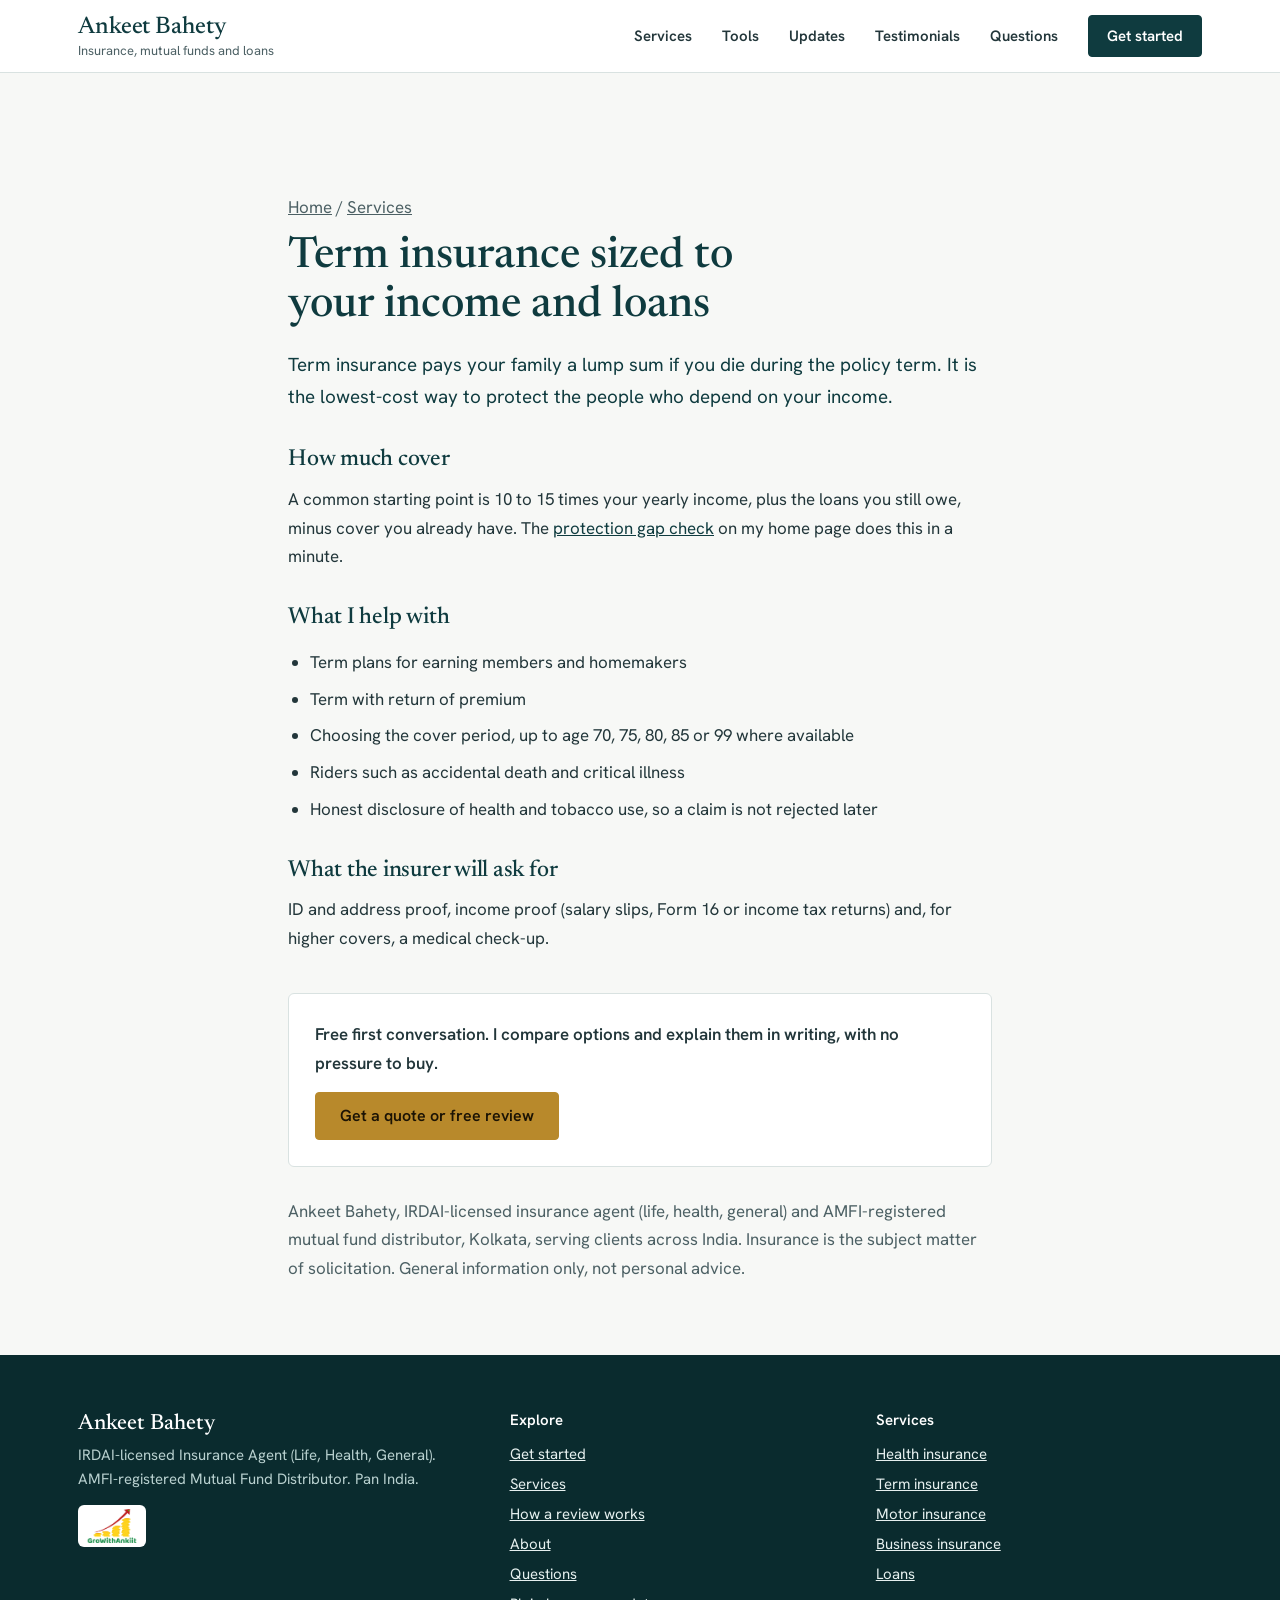
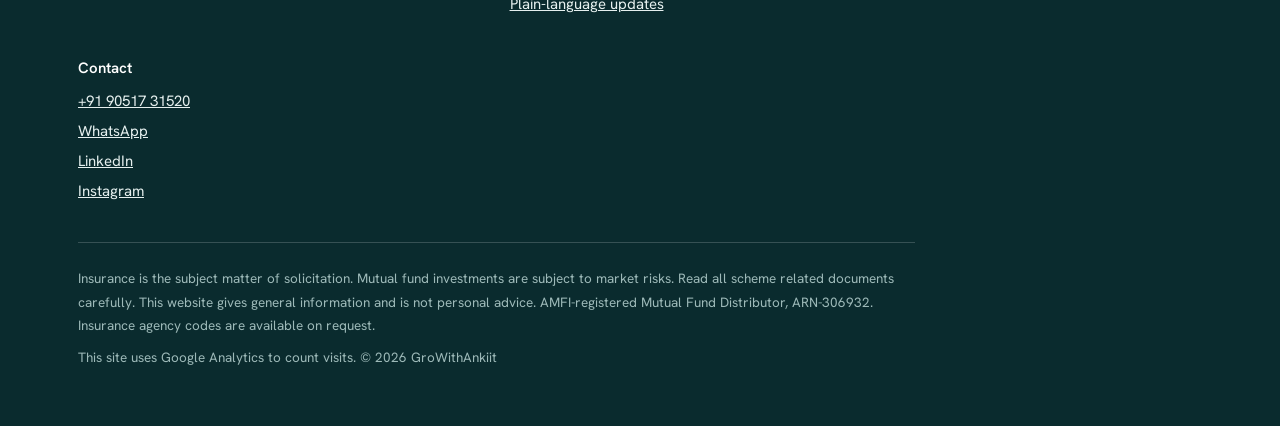
<file: term-insurance.html>
<!doctype html>
<html lang="en">
<head>
<script async src="https://www.googletagmanager.com/gtm.js?id=GTM-NTL3VPCF"></script>
<script>
  window.dataLayer = window.dataLayer || [];
  function gtag(){dataLayer.push(arguments);}
  gtag('js', new Date());
</script>

<meta charset="utf-8">
<meta name="viewport" content="width=device-width, initial-scale=1">
<title>Term insurance: cover sized to your income and loans | Ankeet Bahety</title>
<meta name="description" content="Term insurance from several insurers, with cover sized to your income, loans and family needs. Use the free protection gap check, then get a written comparison.">
<link rel="canonical" href="https://ankeetbahety.in/term-insurance.html">
<link rel="icon" href="/logo.png">
<meta property="og:title" content="Term insurance: cover sized to your income and loans">
<meta property="og:description" content="Term insurance from several insurers, with cover sized to your income, loans and family needs. Use the free protection gap check, then get a written comparison.">
<meta property="og:image" content="https://ankeetbahety.in/ankeet-about.jpg">
<meta property="og:url" content="https://ankeetbahety.in/term-insurance.html">
<meta property="og:type" content="article">
<meta name="twitter:card" content="summary_large_image">
<link rel="preconnect" href="https://fonts.googleapis.com"><link rel="preconnect" href="https://fonts.gstatic.com" crossorigin><link rel="stylesheet" href="https://fonts.googleapis.com/css2?family=Hanken+Grotesk:wght@400;500;600;700&family=Newsreader:opsz,wght@6..72,400;6..72,500;6..72,600&display=swap">
<style>
:root{
  --ink:#0F3B3F;
  --ink-deep:#0A2B2E;
  --paper:#F7F8F6;
  --white:#FFFFFF;
  --text:#22363A;
  --muted:#4C6064;
  --line:#D9E2E1;
  --mist:#E9EFEE;
  --brass:#B8892B;
  --brass-dark:#8A6414;
  --brass-soft:#E7C77A;
  --serif:'Newsreader',Georgia,'Times New Roman',serif;
  --sans:'Hanken Grotesk',system-ui,-apple-system,'Segoe UI',sans-serif;
}
*{box-sizing:border-box}
html{scroll-behavior:smooth;scroll-padding-top:84px}
body{margin:0;background:var(--paper);color:var(--text);font-family:var(--sans);font-size:17px;line-height:1.6;-webkit-font-smoothing:antialiased}
img{max-width:100%}
a{color:var(--ink)}
a:hover{color:var(--brass-dark)}
:focus-visible{outline:3px solid var(--brass);outline-offset:3px;border-radius:2px}
.wrap{max-width:1180px;margin:0 auto;padding:0 28px}
h1,h2,h3{font-family:var(--serif);font-weight:500;color:var(--ink);margin:0;text-wrap:balance}
h2{font-size:clamp(2rem,3.6vw,2.9rem);line-height:1.1;letter-spacing:-0.01em}
p{margin:0}

/* buttons */
.btn{display:inline-flex;align-items:center;justify-content:center;gap:10px;min-height:48px;padding:12px 24px;border-radius:4px;font:600 16px/1.2 var(--sans);text-decoration:none;border:1.5px solid transparent;cursor:pointer;transition:background .15s,color .15s,border-color .15s}
.btn-primary{background:var(--brass);color:#1B1304;border-color:var(--brass)}
.btn-primary:hover{background:#C99A38;color:#1B1304}
.btn-outline{background:transparent;color:var(--white);border-color:rgba(255,255,255,.55)}
.btn-outline:hover{background:rgba(255,255,255,.1);color:var(--white)}
.btn-ink{background:var(--ink);color:var(--white);border-color:var(--ink)}
.btn-ink:hover{background:var(--ink-deep);color:var(--white)}
.btn-line{background:transparent;color:var(--ink);border-color:var(--ink)}
.btn-line:hover{background:var(--ink);color:var(--white)}
.btn svg{width:20px;height:20px;flex:none}

/* header */
.top{background:var(--white);border-bottom:1px solid var(--line);position:sticky;top:0;z-index:20}
.top .wrap{display:flex;align-items:center;justify-content:space-between;gap:20px;min-height:72px}
.mark{display:flex;flex-direction:column;text-decoration:none;line-height:1.1}
.mark b{font:500 24px/1.1 var(--serif);color:var(--ink);letter-spacing:-0.005em}
.mark span{font-size:13px;color:var(--muted);margin-top:3px}
.nav{display:flex;align-items:center;gap:30px}
.nav a.l{font-weight:600;font-size:15px;text-decoration:none;color:var(--text);padding:10px 0}
.nav a.l:hover{color:var(--brass-dark)}
.nav .btn{min-height:42px;padding:8px 18px;font-size:15px}

/* hero */
.hero{background:var(--ink);color:var(--white);position:relative;overflow:hidden}
.hero .wrap{display:grid;grid-template-columns:minmax(0,1.15fr) minmax(0,.85fr);gap:48px;align-items:end;padding-top:76px}
.hero-copy{padding-bottom:84px}
.hero h1{color:var(--white);font-size:clamp(2.5rem,5vw,4.1rem);line-height:1.04;letter-spacing:-0.018em;font-weight:500;max-width:15em}
.hero .lede{margin-top:24px;font-size:19px;line-height:1.6;color:#D6E6E5;max-width:33em}
.hero .acts{margin-top:34px;display:flex;flex-wrap:wrap;gap:14px}
.hero .fine{margin-top:26px;font-size:13.5px;color:#A9C4C3}
.hero-art{position:relative;align-self:end;min-height:560px;display:flex;justify-content:center}
.hero-art::before{content:"";position:absolute;left:6%;right:6%;bottom:0;top:36px;border:1px solid rgba(231,199,122,.45);border-bottom:0;border-radius:200px 200px 0 0}
.hero-art img{position:relative;display:block;height:560px;width:auto;max-width:100%;object-fit:contain;object-position:bottom}

/* reach card (the memorable element) */
.reach{position:relative;z-index:2;background:var(--white);color:var(--text);border-radius:6px;box-shadow:0 18px 40px rgba(5,25,27,.28);margin-top:-52px}
.reach .wrap{display:grid;grid-template-columns:1fr .85fr 1.45fr 1fr;padding:0}
.reach a{display:flex;flex-direction:column;gap:3px;padding:22px 26px;text-decoration:none;color:var(--text);border-left:1px solid var(--line);transition:background .15s}
.reach a:first-child{border-left:0}
.reach a:hover{background:var(--mist);color:var(--text)}
.reach small{font-size:13px;color:var(--muted);font-weight:500}
.reach strong{font:500 20px/1.25 var(--serif);color:var(--ink);overflow-wrap:anywhere}
.reach-shell{max-width:1180px;margin:0 auto;padding:0 28px;position:relative;z-index:3}

/* sections */
section{padding:92px 0 0}
.intro{display:grid;grid-template-columns:minmax(0,.9fr) minmax(0,1.1fr);gap:56px;align-items:start}
.intro p.sub{color:var(--muted);max-width:34em;font-size:18px}

/* services index */
.svc{margin-top:48px;border-top:1.5px solid var(--ink)}
.svc-row{display:grid;grid-template-columns:minmax(0,.8fr) minmax(0,1.2fr);gap:20px 56px;padding:30px 0;border-bottom:1px solid var(--line)}
.svc-row h3{font-size:clamp(1.5rem,2.4vw,1.95rem);line-height:1.15}
.svc-row .what{color:var(--text);max-width:36em}
.svc-row ul{margin:14px 0 0;padding:0;list-style:none;columns:2;column-gap:36px;color:var(--muted);font-size:15.5px}
.svc-row li{position:relative;padding:3px 0 3px 18px;break-inside:avoid}
.svc-row li::before{content:"";position:absolute;left:0;top:.95em;width:7px;height:1.5px;background:var(--brass)}

/* process */
.proc{background:var(--ink-deep);color:var(--white);margin-top:92px;padding:84px 0}
.proc h2{color:var(--white)}
.steps{margin-top:44px;display:grid;grid-template-columns:repeat(3,minmax(0,1fr));gap:0;border-top:1px solid rgba(255,255,255,.22)}
.step{padding:26px 32px 0 0}
.step+.step{padding-left:32px;border-left:1px solid rgba(255,255,255,.22)}
.step .n{font:500 40px/1 var(--serif);color:var(--brass-soft)}
.step h3{font:600 20px/1.3 var(--sans);color:var(--white);margin:14px 0 8px}
.step p{color:#C7DCDB}

/* about */
.about{display:grid;grid-template-columns:minmax(0,.8fr) minmax(0,1.2fr);gap:64px;align-items:center}
.about img{display:block;width:100%;height:auto;border-radius:4px}
.about p{max-width:36em}
.about p+p{margin-top:16px}
.creds{margin:26px 0 0;padding:0;list-style:none;border-top:1px solid var(--line)}
.creds li{display:grid;grid-template-columns:150px 1fr;gap:16px;padding:12px 0;border-bottom:1px solid var(--line);font-size:15.5px}
.creds li span:first-child{color:var(--muted);font-weight:500}

/* explainer */
.exp{display:grid;grid-template-columns:minmax(0,.7fr) minmax(0,1.3fr);gap:56px;align-items:center}
.exp img{display:block;width:100%;height:auto;border-radius:4px;border:1px solid var(--line)}
.exp .when{font-size:14px;color:var(--muted);margin-bottom:10px;font-weight:500}
.exp h3{font-size:clamp(1.6rem,3vw,2.2rem);line-height:1.15}
.exp .links{margin-top:20px;display:flex;flex-wrap:wrap;gap:12px 24px;font-weight:600}

/* faq */
.faq{margin-top:40px;border-top:1.5px solid var(--ink);max-width:820px}
.faq details{border-bottom:1px solid var(--line)}
.faq summary{cursor:pointer;list-style:none;padding:20px 40px 20px 0;font:500 21px/1.3 var(--serif);color:var(--ink);position:relative}
.faq summary::-webkit-details-marker{display:none}
.faq summary::after{content:"+";position:absolute;right:6px;top:50%;transform:translateY(-52%);font:400 28px/1 var(--sans);color:var(--brass-dark)}
.faq details[open] summary::after{content:"\2212"}
.faq details p{padding:0 40px 22px 0;color:var(--muted);max-width:40em}

/* contact */
.contact{background:var(--mist);margin-top:92px;padding:84px 0}
.contact .grid{display:grid;grid-template-columns:minmax(0,.85fr) minmax(0,1.15fr);gap:56px;align-items:start}
.contact .sub{color:var(--muted);margin-top:14px;max-width:28em}
.direct{margin:30px 0 0;padding:0;list-style:none;border-top:1.5px solid var(--ink)}
.direct li{display:grid;grid-template-columns:110px 1fr;gap:12px;padding:14px 0;border-bottom:1px solid var(--line);font-size:16px}
.direct li span:first-child{color:var(--muted);font-weight:500}
.form{background:var(--white);border-radius:6px;padding:34px;box-shadow:0 1px 0 var(--line)}
.form h3{font-size:1.7rem;line-height:1.15}
.form .note{color:var(--muted);font-size:15px;margin-top:8px}
.fields{margin-top:22px;display:grid;grid-template-columns:1fr 1fr;gap:16px}
.fields .full{grid-column:1/-1}
label{display:block;font-weight:600;font-size:14.5px;margin-bottom:6px;color:var(--ink)}
textarea{width:100%;min-height:84px;padding:10px 14px;border:1.5px solid #B9C8C7;border-radius:4px;background:var(--white);font:400 16px var(--sans);color:var(--text);resize:vertical}
textarea:focus{outline:3px solid var(--brass);outline-offset:1px;border-color:var(--ink)}
.need{margin-top:12px;color:#8A2D1B;font-size:14.5px;font-weight:500}
.need[hidden]{display:none}
label .opt{color:var(--muted);font-weight:400}
input,select{width:100%;min-height:48px;padding:10px 14px;border:1.5px solid #B9C8C7;border-radius:4px;background:var(--white);font:400 16px var(--sans);color:var(--text)}
input:focus,select:focus{outline:3px solid var(--brass);outline-offset:1px;border-color:var(--ink)}
.err{color:#9B2C1F;font-size:14px;margin-top:6px;min-height:1.2em}
.sendrow{margin-top:20px;display:flex;flex-wrap:wrap;gap:12px}
.tiny{margin-top:16px;font-size:13.5px;color:var(--muted);max-width:36em}


/* tools */
.tools{margin-top:44px;display:grid;grid-template-columns:minmax(0,1fr) minmax(0,1fr);border-top:1.5px solid var(--ink)}
.tool{padding:34px 40px 8px 0}
.tool+.tool{padding:34px 0 8px 40px;border-left:1px solid var(--line)}
.tool h3{font-size:1.75rem;line-height:1.15}
.tool .lead{margin-top:8px;color:var(--muted);font-size:15.5px;max-width:30em}
.tool .fields{grid-template-columns:1fr 1fr}
.out{margin-top:24px;background:var(--white);border:1px solid var(--line);border-radius:4px;padding:22px 24px}
.out .big{font:500 clamp(1.6rem,2.6vw,2.15rem)/1.15 var(--serif);color:var(--ink);overflow-wrap:anywhere}
.out .cap{font-size:14px;color:var(--muted);margin-bottom:6px;font-weight:500}
.out ul{margin:16px 0 0;padding:0;list-style:none;font-size:15.5px;color:var(--text)}
.out li{position:relative;padding:4px 0 4px 18px}
.out li::before{content:"";position:absolute;left:0;top:1.05em;width:7px;height:1.5px;background:var(--brass)}
.out .warn{color:#7A2E12}
.sip-rows{margin-top:16px;border-top:1px solid var(--line)}
.sip-rows div{display:grid;grid-template-columns:1fr auto;gap:12px;padding:10px 0;border-bottom:1px solid var(--line);font-size:16px}
.sip-rows b{font-weight:600;color:var(--ink)}
.sip-rows span{font-variant-numeric:tabular-nums}
.tool .btn{margin-top:20px}
.tool .small{margin:14px 0 22px;font-size:13.5px;color:var(--muted);max-width:34em}
@media (max-width:980px){
  .tools{grid-template-columns:1fr}
  .tool,.tool+.tool{padding:30px 0 6px;border-left:0}
  .tool+.tool{border-top:1px solid var(--line);margin-top:20px}
}
@media (max-width:640px){
  .tool .fields{grid-template-columns:1fr}
}

/* footer */
.foot{background:var(--ink-deep);color:#B8D0CF;padding:56px 0 56px;margin-top:0;font-size:15px}
.foot .grid{display:grid;grid-template-columns:minmax(0,1.2fr) minmax(0,1fr) minmax(0,1fr);gap:40px}
.foot b{display:block;color:var(--white);font:500 22px/1.2 var(--serif);margin-bottom:6px}
.foot a{color:#E6F0EF}
.foot ul{list-style:none;margin:0;padding:0}
.foot li{padding:3px 0}
.foot h4{margin:0 0 8px;color:var(--white);font:600 15px/1.3 var(--sans)}
.legal{margin-top:36px;padding-top:24px;border-top:1px solid rgba(255,255,255,.18);font-size:13.5px;line-height:1.75;max-width:62em;color:#9DB9B8}
.legal p+p{margin-top:8px}
.chip{display:inline-block;background:var(--white);border-radius:6px;padding:4px 8px;margin-top:14px}
.chip img{display:block;height:34px;width:auto}

/* mobile action bar */
.bar{display:none}

@media (max-width:980px){
  .hero .wrap{grid-template-columns:1fr;gap:0;padding-top:56px}
  .hero-copy{padding-bottom:40px}
  .hero-art{min-height:0;margin-top:8px}
  .hero-art img{height:440px}
  .hero-art::before{top:24px}
  .reach .wrap{grid-template-columns:repeat(2,minmax(0,1fr))}
  .reach a:nth-child(3){border-left:0}
  .reach a:nth-child(n+3){border-top:1px solid var(--line)}
  .intro,.about,.exp,.contact .grid{grid-template-columns:1fr;gap:32px}
  .svc-row{grid-template-columns:1fr;gap:10px}
  .steps{grid-template-columns:1fr}
  .step,.step+.step{padding:24px 0 0;border-left:0}
  .step+.step{margin-top:24px;border-top:1px solid rgba(255,255,255,.22)}
  .foot .grid{grid-template-columns:1fr}
  .nav a.l{display:none}
}
@media (max-width:640px){
  body{font-size:16.5px}
  .wrap,.reach-shell{padding:0 20px}
  section{padding-top:68px}
  .proc{margin-top:68px;padding:64px 0}
  .contact{margin-top:68px;padding:64px 0}
  .svc-row ul{columns:1}
  .fields{grid-template-columns:1fr}
  .form{padding:24px 20px}
  .creds li{grid-template-columns:1fr;gap:2px}
  .direct li{grid-template-columns:1fr;gap:2px}
  .nav .btn{display:none}
  .reach a{padding:18px 18px}
  .reach strong{font-size:17px}
  .reach .wrap{grid-template-columns:1fr 1fr}
  .reach a:nth-child(3){grid-column:1/-1;border-left:0}
  .reach a:nth-child(4){grid-column:1/-1;border-left:0}
  .hero-art img{height:380px}
  .foot{padding-bottom:110px}
  .bar{display:grid;grid-template-columns:1fr 1fr;position:fixed;left:0;right:0;bottom:0;z-index:30;background:var(--white);border-top:1px solid var(--line);box-shadow:0 -6px 20px rgba(5,25,27,.12);padding:10px 14px calc(10px + env(safe-area-inset-bottom));gap:10px}
  .bar .btn{min-height:46px;padding:8px 12px}
}
@media (prefers-reduced-motion:reduce){html{scroll-behavior:auto}*{transition:none!important}}


.save{display:grid;gap:8px;margin:14px 0 4px}.save label{font-weight:600;font-size:14px}.save input[type=tel]{max-width:320px}
.save .consent{font-weight:400;display:flex;gap:10px;align-items:flex-start}.toolbtns{display:flex;flex-wrap:wrap;gap:10px;margin-top:10px}
.licence{margin-top:8px;font-size:13px;color:var(--muted)}
/* ---- order hub ---- */
.promo{display:inline-block;margin:0 0 14px;padding:8px 16px;border-radius:999px;background:var(--mist);border:1px solid var(--brass);color:var(--ink);font:500 15px/1.3 var(--sans)}
.promo b{color:var(--brass)}.promo a{color:var(--ink);font-weight:600;text-decoration:underline}
.hub{padding-top:92px}
.hub .intro p.sub{max-width:36em}
.hub-card{margin-top:40px;background:var(--white);border:1px solid var(--line);border-radius:6px;box-shadow:0 18px 40px rgba(5,25,27,.08);overflow:hidden}
.tabs{display:flex;border-bottom:1px solid var(--line);overflow-x:auto;background:var(--mist);scrollbar-width:thin}
.tab{flex:1 0 auto;min-height:58px;padding:14px 24px;background:transparent;border:0;border-bottom:3px solid transparent;font:600 15.5px/1.2 var(--sans);color:var(--muted);cursor:pointer;white-space:nowrap}
.tab:hover{color:var(--ink)}
.tab[aria-selected="true"]{background:var(--white);color:var(--ink);border-bottom-color:var(--brass)}
.panel{padding:38px 40px 40px;display:grid;grid-template-columns:minmax(0,.78fr) minmax(0,1.22fr);gap:48px;align-items:start}
.panel[hidden]{display:none}
.panel h3{font-size:clamp(1.6rem,2.6vw,2.05rem);line-height:1.15}
.panel .lead{margin-top:12px;color:var(--muted);font-size:16.5px;max-width:28em}
.next{margin:24px 0 0;padding:0;list-style:none;counter-reset:n;border-top:1px solid var(--line)}
.next li{counter-increment:n;position:relative;padding:12px 0 12px 38px;border-bottom:1px solid var(--line);font-size:15.5px;color:var(--text)}
.next li::before{content:counter(n);position:absolute;left:0;top:10px;width:26px;height:26px;border-radius:50%;background:var(--ink);color:var(--white);font:600 13.5px/26px var(--sans);text-align:center}
.hub .fields{margin-top:0}
.hub .hint{font-size:13.5px;color:var(--muted);margin-top:5px}
.hub .hp{position:absolute;left:-9999px;width:1px;height:1px;overflow:hidden}
.consent{display:flex;gap:12px;align-items:flex-start;margin-top:18px;font-size:14.5px;color:var(--text);font-weight:400;cursor:pointer}
.consent input{width:22px;min-height:22px;height:22px;flex:none;margin-top:2px;accent-color:var(--ink)}
.hub .sendrow{margin-top:20px}
.hub .tiny{margin-top:14px}
.fieldnote{margin-top:16px;padding:12px 14px;background:#FBF3DF;border-left:3px solid var(--brass);font-size:14.5px;color:#4A3A12}
.done{background:var(--mist);border-radius:6px;padding:30px 30px 26px}
.done h4{margin:0;font:500 clamp(1.5rem,2.4vw,1.9rem)/1.2 var(--serif);color:var(--ink)}
.done p{margin-top:10px;color:var(--text);max-width:34em}
.done .sum{margin:18px 0 0;padding:0;list-style:none;border-top:1px solid #C7D5D4;font-size:15px}
.done .sum li{display:grid;grid-template-columns:130px 1fr;gap:12px;padding:8px 0;border-bottom:1px solid #C7D5D4}
.done .sum li span:first-child{color:var(--muted);font-weight:500}
.done .acts{margin-top:20px;display:flex;flex-wrap:wrap;gap:12px}
.done .state{margin-top:14px;font-size:14.5px;color:var(--muted)}
.pay{margin-top:26px;padding-top:22px;border-top:1px solid var(--line)}
.pay h4{margin:0 0 6px;font:600 16px/1.3 var(--sans);color:var(--ink)}
.pay p{font-size:14.5px;color:var(--muted);max-width:36em}
.pay ul{margin:14px 0 0;padding:0;list-style:none;display:flex;flex-wrap:wrap;gap:10px}
.pay a{display:inline-flex;align-items:center;min-height:42px;padding:8px 16px;border:1.5px solid var(--ink);border-radius:4px;font-weight:600;font-size:14.5px;text-decoration:none;color:var(--ink);background:var(--white)}
.pay a:hover{background:var(--ink);color:var(--white)}
.ask{margin-top:14px;font-weight:600;font-size:15.5px}
.ask a{text-decoration-thickness:1.5px;text-underline-offset:4px}
.soon{display:inline-block;margin-left:8px;font-size:12px;font-weight:600;letter-spacing:.04em;text-transform:uppercase;color:var(--brass-dark)}
@media (max-width:980px){
  .panel{grid-template-columns:1fr;gap:28px;padding:30px 26px 32px}
}
@media (max-width:640px){
  .hub{padding-top:68px}
  .panel{padding:26px 18px 28px}
  .tab{padding:14px 18px}
  .done{padding:24px 20px}
  .done .sum li{grid-template-columns:1fr;gap:2px}
}
.hub .err:empty{display:none}
.hub .fields{gap:18px 16px}
</style>
<style>
.art{padding:120px 0 72px}.art .wrap{max-width:760px}.art h1{font-size:clamp(1.9rem,4vw,2.7rem);line-height:1.15;margin:10px 0 18px;text-wrap:balance}
.art h2{font-size:1.45rem;margin:34px 0 12px}.art p,.art li{font-size:1.06rem;line-height:1.7}.art ul,.art ol{padding-left:1.3em;display:grid;gap:8px}
.art .lede{font-size:1.18rem;color:var(--ink)}.art .when{color:var(--muted);font-size:.95rem}.crumb{font-size:.92rem;color:var(--muted)}.crumb a{color:inherit}
.callout{margin:22px 0;padding:18px 20px;border-left:4px solid var(--brass);background:var(--mist);border-radius:4px;line-height:1.6}
.cta-box{margin:40px 0 0;padding:26px;border:1px solid var(--line);border-radius:6px;background:var(--white);display:flex;flex-wrap:wrap;gap:14px;align-items:center;justify-content:space-between}
.cta-box p{margin:0;font-weight:600}.src{margin-top:30px;font-size:.92rem;color:var(--muted)}.src a{color:inherit}
.t{width:100%;border-collapse:collapse;margin:18px 0}.t th,.t td{border-bottom:1px solid var(--line);padding:10px 8px;text-align:left;vertical-align:top}
.cards{display:grid;gap:16px;grid-template-columns:repeat(auto-fill,minmax(260px,1fr));margin-top:26px}.cards a{display:block;padding:20px;border:1px solid var(--line);border-radius:6px;background:var(--white);text-decoration:none;color:var(--ink)}
.cards a b{display:block;font-size:1.1rem;line-height:1.35;margin:6px 0 8px}.cards a span{color:var(--muted);font-size:.95rem}
.art .small{font-size:.92rem;color:var(--muted)}
</style>
<script type="application/ld+json">
{
 "@context": "https://schema.org",
 "@type": "Service",
 "name": "Term insurance sized to your income and loans",
 "description": "Term insurance from several insurers, with cover sized to your income, loans and family needs. Use the free protection gap check, then get a written comparison.",
 "provider": {
  "@type": "InsuranceAgency",
  "name": "Ankeet Bahety",
  "url": "https://ankeetbahety.in/"
 },
 "areaServed": {
  "@type": "Country",
  "name": "India"
 },
 "url": "https://ankeetbahety.in/term-insurance.html"
}
</script>
</head>
<body>
<header class="top">
  <div class="wrap">
    <a class="mark" href="/" aria-label="Ankeet Bahety, home">
      <b>Ankeet Bahety</b>
      <span>Insurance, mutual funds and loans</span>
    </a>
    <nav class="nav" aria-label="Main">
      <a class="l" href="/#services">Services</a>
      <a class="l" href="/#tools">Tools</a>
      <a class="l" href="/updates.html">Updates</a>
      <a class="l" href="/testimonials.html">Testimonials</a>
      <a class="l" href="/#questions">Questions</a>
      <a class="btn btn-ink" href="/#start">Get started</a>
    </nav>
  </div>
</header>
<main class="art"><div class="wrap">
<p class="crumb"><a href="/">Home</a> / <a href="/#services">Services</a></p>
<h1>Term insurance sized to your income and loans</h1>

<p class="lede">Term insurance pays your family a lump sum if you die during the policy term. It is the lowest-cost way to protect the people who depend on your income.</p>
<h2>How much cover</h2>
<p>A common starting point is 10 to 15 times your yearly income, plus the loans you still owe, minus cover you already have. The <a href="/#term">protection gap check</a> on my home page does this in a minute.</p>
<h2>What I help with</h2>
<ul><li>Term plans for earning members and homemakers</li><li>Term with return of premium</li><li>Choosing the cover period, up to age 70, 75, 80, 85 or 99 where available</li><li>Riders such as accidental death and critical illness</li><li>Honest disclosure of health and tobacco use, so a claim is not rejected later</li></ul>
<h2>What the insurer will ask for</h2>
<p>ID and address proof, income proof (salary slips, Form 16 or income tax returns) and, for higher covers, a medical check-up.</p>

<div class="cta-box"><p>Free first conversation. I compare options and explain them in writing, with no pressure to buy.</p><a class="btn btn-primary" href="/#start-quote">Get a quote or free review</a></div>
<p class="src">Ankeet Bahety, IRDAI-licensed insurance agent (life, health, general) and AMFI-registered mutual fund distributor, Kolkata, serving clients across India. Insurance is the subject matter of solicitation. General information only, not personal advice.</p>
</div></main>
<footer class="foot">
  <div class="wrap">
    <div class="grid">
      <div>
        <b>Ankeet Bahety</b>
        <p>IRDAI-licensed Insurance Agent (Life, Health, General). AMFI-registered Mutual Fund Distributor. Pan India.</p>
        <div class="chip"><img src="logo.png" alt="GroWithAnkiit" width="330" height="215"></div>
      </div>
      <div>
        <h4>Explore</h4>
        <ul><li><a href="/#start">Get started</a></li><li><a href="/#services">Services</a></li><li><a href="/#how">How a review works</a></li><li><a href="/#about">About</a></li><li><a href="/#questions">Questions</a></li><li><a href="/updates.html">Plain-language updates</a></li></ul>
      </div>
      <div>
        <h4>Services</h4>
        <ul><li><a href="/health-insurance.html">Health insurance</a></li><li><a href="/term-insurance.html">Term insurance</a></li><li><a href="/motor-insurance.html">Motor insurance</a></li><li><a href="/business-insurance.html">Business insurance</a></li><li><a href="/loans.html">Loans</a></li></ul>
      </div>
      <div>
        <h4>Contact</h4>
        <ul><li><a href="tel:+919051731520">+91 90517 31520</a></li><li><a id="wa3" href="https://wa.me/919051731520">WhatsApp</a></li><li><a href="https://www.linkedin.com/in/ankeetbahety/">LinkedIn</a></li><li><a href="https://www.instagram.com/growithankiit/">Instagram</a></li></ul>
      </div>
    </div>
    <div class="legal">
      <p>Insurance is the subject matter of solicitation. Mutual fund investments are subject to market risks. Read all scheme related documents carefully. This website gives general information and is not personal advice. AMFI-registered Mutual Fund Distributor, ARN-306932. Insurance agency codes are available on request.</p>
      <p>This site uses Google Analytics to count visits. &copy; 2026 GroWithAnkiit</p>
    </div>
  </div>
</footer>
<div class="bar" aria-label="Quick contact">
  <a class="btn btn-ink" href="tel:+919051731520">Call</a>
  <a class="btn btn-primary" href="https://wa.me/919051731520?text=Hi%20Ankeet%2C%20I%27d%20like%20a%20free%20policy%20review.">WhatsApp</a>
</div>
<script>
(function(){
  var user='insurance', host='ankeetbahety.in';
  var addr=[user,host].join(String.fromCharCode(64));
  ['em1','em2'].forEach(function(id){
    var el=document.getElementById(id); if(!el) return;
    el.href='mailto:'+addr;
    var s=el.querySelector('strong');
    if(s){ s.textContent=addr; } else { el.textContent=addr; }
  });
})();
</script>
</body>
</html>
</file>
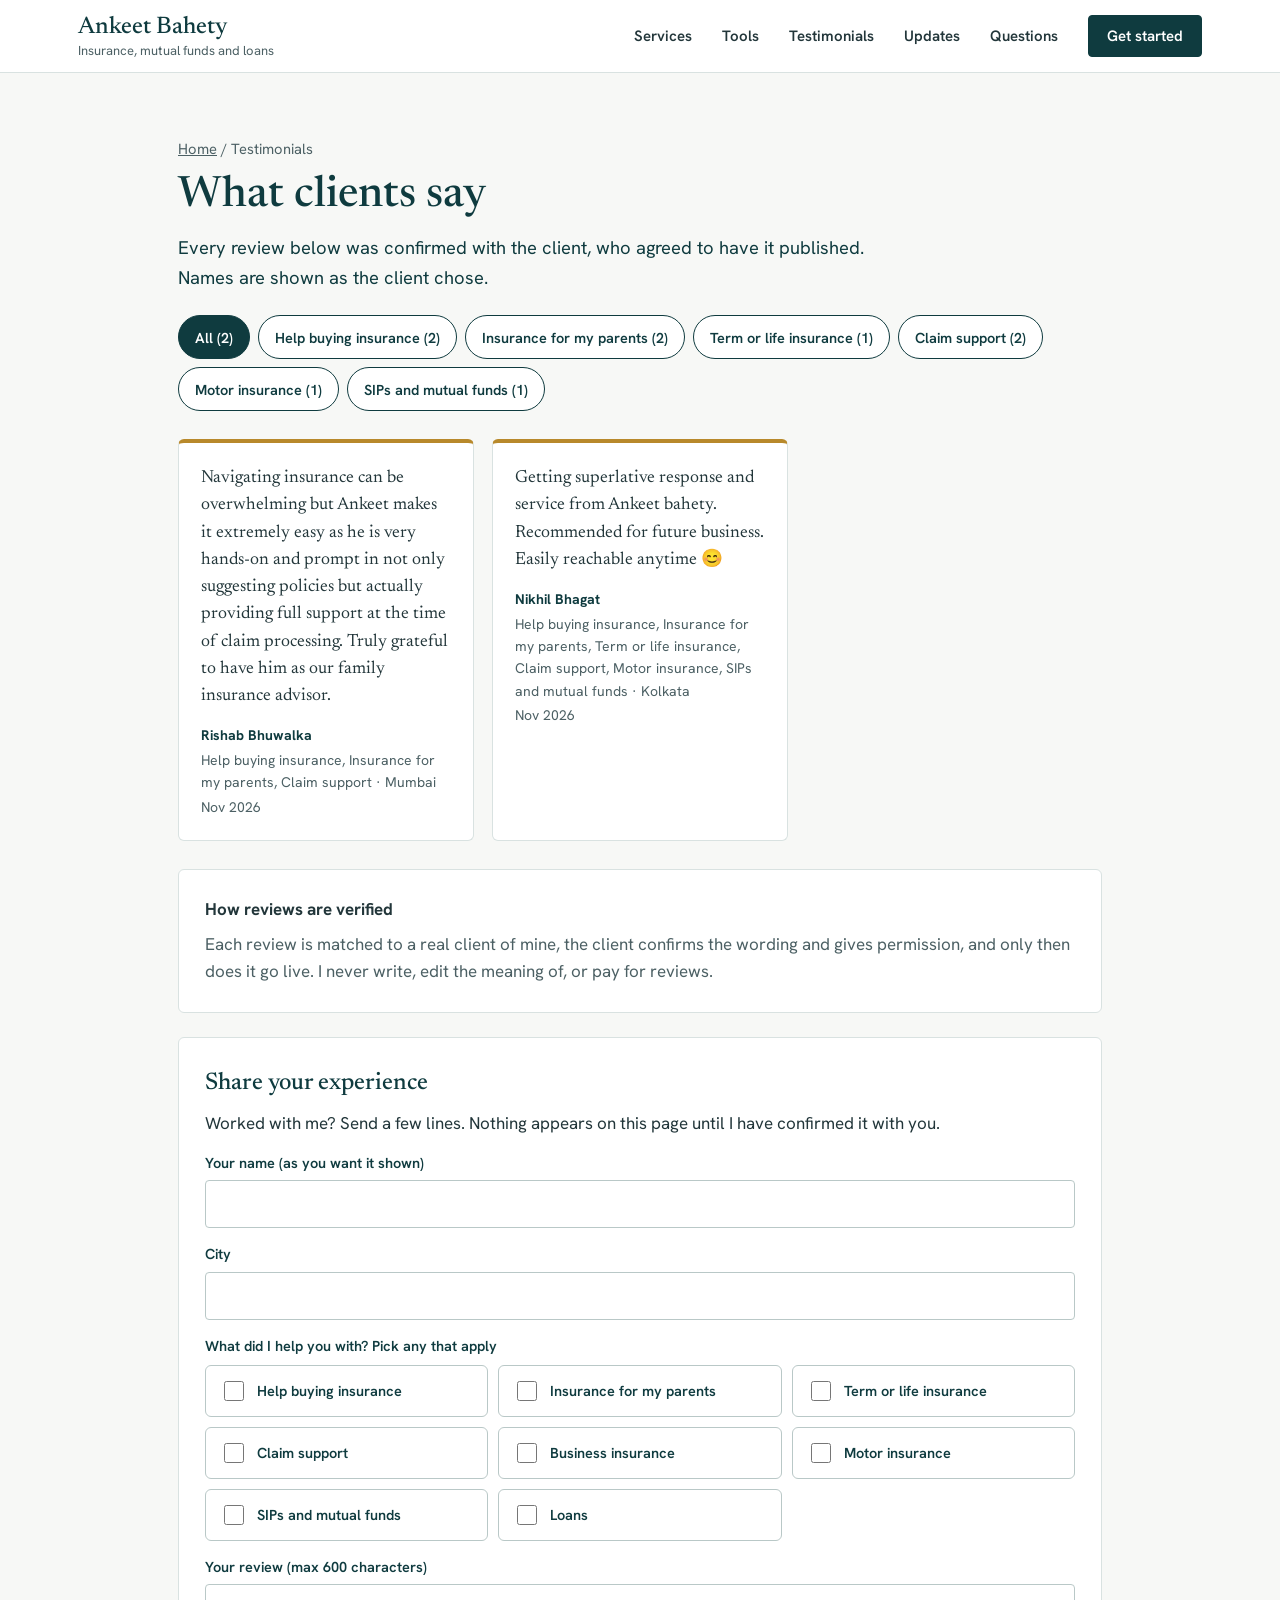
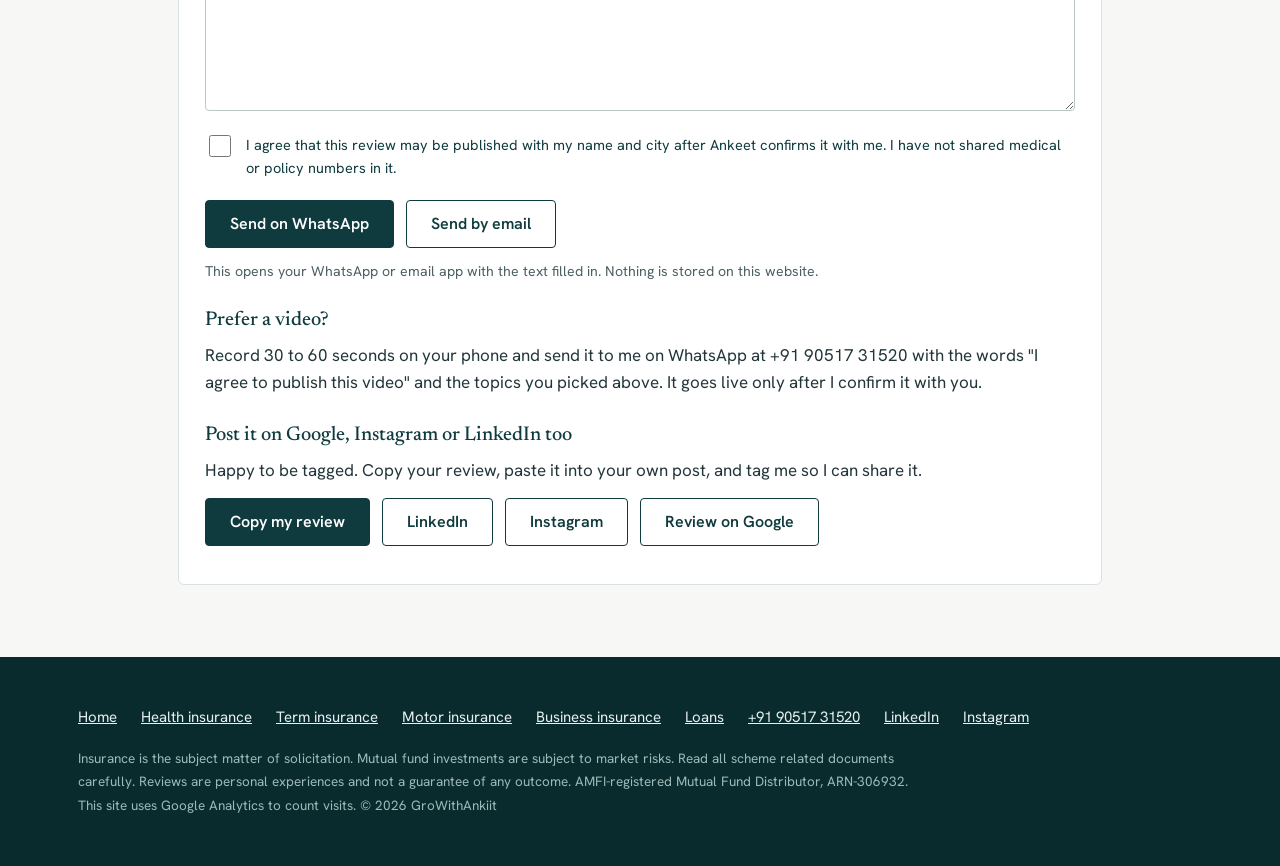
<file: testimonials.html>
<!doctype html>
<html lang="en">
<head>
<script async src="https://www.googletagmanager.com/gtm.js?id=GTM-NTL3VPCF"></script>
<script>
  window.dataLayer = window.dataLayer || [];
  function gtag(){dataLayer.push(arguments);}
  gtag('js', new Date());
</script>

<meta charset="utf-8">
<meta name="viewport" content="width=device-width, initial-scale=1">
<title>Client testimonials | Ankeet Bahety</title>
<meta name="description" content="Verified client reviews for Ankeet Bahety, insurance and mutual fund advisor in Kolkata. Every review is confirmed with the client before it is published.">
<link rel="canonical" href="https://ankeetbahety.in/testimonials.html">
<link rel="icon" href="/logo.png">
<meta property="og:title" content="Client testimonials | Ankeet Bahety">
<meta property="og:description" content="Verified client reviews, each confirmed with the client before publishing.">
<meta property="og:image" content="https://ankeetbahety.in/ankeet-about.jpg">
<meta property="og:url" content="https://ankeetbahety.in/testimonials.html">
<link rel="preconnect" href="https://fonts.googleapis.com"><link rel="preconnect" href="https://fonts.gstatic.com" crossorigin><link rel="stylesheet" href="https://fonts.googleapis.com/css2?family=Hanken+Grotesk:wght@400;500;600;700&family=Newsreader:opsz,wght@6..72,400;6..72,500;6..72,600&display=swap">
<style>
:root{--ink:#0F3B3F;--ink-deep:#0A2B2E;--paper:#F7F8F6;--white:#FFFFFF;--text:#22363A;--muted:#4C6064;--line:#D9E2E1;--mist:#E9EFEE;--brass:#B8892B;--brass-dark:#8A6414;--serif:'Newsreader',Georgia,serif;--sans:'Hanken Grotesk',system-ui,-apple-system,'Segoe UI',sans-serif}
*{box-sizing:border-box}html{scroll-behavior:smooth}body{margin:0;background:var(--paper);color:var(--text);font-family:var(--sans);font-size:17px;line-height:1.6}
a{color:var(--ink)}a:hover{color:var(--brass-dark)}:focus-visible{outline:3px solid var(--brass);outline-offset:3px}
.wrap{max-width:1180px;margin:0 auto;padding:0 28px}h1,h2,h3{font-family:var(--serif);font-weight:500;color:var(--ink);margin:0}p{margin:0}
.btn{display:inline-flex;align-items:center;justify-content:center;min-height:48px;padding:12px 24px;border-radius:4px;font:600 16px/1.2 var(--sans);text-decoration:none;border:1.5px solid transparent;cursor:pointer;margin-top:14px;margin-right:8px}
.btn-primary{background:var(--brass);color:#1B1304;border-color:var(--brass)}.btn-ink{background:var(--ink);color:#fff;border-color:var(--ink)}.btn-ink:hover{background:var(--ink-deep);color:#fff}.btn-line{background:transparent;color:var(--ink);border-color:var(--ink)}
.top{background:var(--white);border-bottom:1px solid var(--line);position:sticky;top:0;z-index:20}.top .wrap{display:flex;align-items:center;justify-content:space-between;gap:20px;min-height:72px}
.mark{display:flex;flex-direction:column;text-decoration:none;line-height:1.1}.mark b{font:500 24px/1.1 var(--serif);color:var(--ink)}.mark span{font-size:13px;color:var(--muted);margin-top:3px}
.nav{display:flex;align-items:center;gap:30px}.nav a.l{font-weight:600;font-size:15px;text-decoration:none;color:var(--text)}.nav a.l:hover{color:var(--brass-dark)}.nav .btn{min-height:42px;padding:8px 18px;font-size:15px;margin:0}
.art{padding:64px 0 72px}.art .wrap{max-width:980px}.art h1{font-size:clamp(1.9rem,4vw,2.7rem);line-height:1.15;margin:10px 0 14px}.art h2{font-size:1.5rem;margin:0 0 8px}.art h3{font-size:1.25rem;margin:22px 0 6px}
.lede{font-size:1.15rem;color:var(--ink);max-width:40em}.crumb{font-size:.92rem;color:var(--muted)}.crumb a{color:inherit}
.grid{display:grid;grid-template-columns:repeat(auto-fill,minmax(280px,1fr));gap:18px;margin:28px 0}
.card{margin:0;background:var(--white);border:1px solid var(--line);border-top:4px solid var(--brass);border-radius:6px;padding:22px}.card blockquote{margin:0 0 14px;font:400 1.1rem/1.55 var(--serif)}
.card figcaption{font-size:14px;display:flex;flex-direction:column;gap:2px;color:var(--muted)}.card figcaption strong{color:var(--ink)}.vid{margin-top:8px;font-weight:600}
.filters{display:flex;flex-wrap:wrap;gap:8px;margin:22px 0 0}.chip{font:600 14.5px var(--sans);padding:9px 16px;min-height:44px;border-radius:999px;border:1.5px solid var(--ink);background:#fff;color:var(--ink);cursor:pointer}.chip.on{background:var(--ink);color:#fff}.pick{display:grid;grid-template-columns:repeat(auto-fill,minmax(240px,1fr));gap:10px;margin:8px 0 4px}.pick label{margin:0;display:flex;gap:10px;align-items:center;border:1.5px solid #B9C8C7;border-radius:6px;padding:12px 14px;font-weight:600;cursor:pointer;background:#fff}.pick input{width:20px;min-height:20px;height:20px;accent-color:var(--ink)}.pick label:has(input:checked){border-color:var(--ink);background:var(--mist)}.empty{grid-column:1/-1;padding:28px;background:var(--white);border:1px dashed var(--line);border-radius:6px;color:var(--muted)}
.how,.share{background:var(--white);border:1px solid var(--line);border-radius:6px;padding:26px;margin-top:24px}.how p{margin-top:8px;color:var(--muted)}
label{display:block;font-weight:600;font-size:14.5px;margin:14px 0 6px;color:var(--ink)}input,select,textarea{width:100%;padding:10px 14px;border:1.5px solid #B9C8C7;border-radius:4px;background:#fff;font:400 16px var(--sans);color:var(--text)}input,select{min-height:48px}
.chk{display:flex;gap:12px;align-items:flex-start;font-weight:400}.chk input{width:22px;min-height:22px;height:22px;flex:none;margin-top:2px;accent-color:var(--ink)}
.hp{position:absolute;left:-9999px}small{color:var(--muted);display:block;margin-top:12px}
.foot{background:var(--ink-deep);color:#B8D0CF;padding:48px 0;font-size:15px}.foot a{color:#E6F0EF}.foot .legal{font-size:13.5px;line-height:1.75;max-width:62em;color:#9DB9B8}.foot ul{list-style:none;margin:0 0 18px;padding:0;display:flex;flex-wrap:wrap;gap:8px 24px}
@media (max-width:760px){.nav a.l{display:none}.wrap{padding:0 20px}}
</style>
</head>
<body>
<header class="top"><div class="wrap">
<a class="mark" href="/" aria-label="Ankeet Bahety, home"><b>Ankeet Bahety</b><span>Insurance, mutual funds and loans</span></a>
<nav class="nav" aria-label="Main"><a class="l" href="/#services">Services</a><a class="l" href="/#tools">Tools</a><a class="l" href="/testimonials.html">Testimonials</a><a class="l" href="/updates.html">Updates</a><a class="l" href="/#questions">Questions</a><a class="btn btn-ink" href="/#start">Get started</a></nav>
</div></header>
<main class="art"><div class="wrap">
<p class="crumb"><a href="/">Home</a> / Testimonials</p>
<h1>What clients say</h1>
<p class="lede">Every review below was confirmed with the client, who agreed to have it published. Names are shown as the client chose.</p>
<div id="filters" class="filters" role="group" aria-label="Filter reviews by topic"></div>
<section id="list" class="grid" aria-live="polite"><p class="empty">Loading reviews…</p></section>

<section class="how"><strong>How reviews are verified</strong>
<p>Each review is matched to a real client of mine, the client confirms the wording and gives permission, and only then does it go live. I never write, edit the meaning of, or pay for reviews.</p></section>

<section class="share"><h2>Share your experience</h2>
<p>Worked with me? Send a few lines. Nothing appears on this page until I have confirmed it with you.</p>
<form id="f" autocomplete="off">
<label for="n">Your name (as you want it shown)</label><input id="n" maxlength="60" required>
<label for="c">City</label><input id="c" maxlength="40">
<label id="cl">What did I help you with? Pick any that apply</label>
<div class="pick" id="s" role="group" aria-labelledby="cl">
<label><input type="checkbox" name="cat" value="buying"> Help buying insurance</label>
<label><input type="checkbox" name="cat" value="parents"> Insurance for my parents</label>
<label><input type="checkbox" name="cat" value="term"> Term or life insurance</label>
<label><input type="checkbox" name="cat" value="claims"> Claim support</label>
<label><input type="checkbox" name="cat" value="business"> Business insurance</label>
<label><input type="checkbox" name="cat" value="motor"> Motor insurance</label>
<label><input type="checkbox" name="cat" value="invest"> SIPs and mutual funds</label>
<label><input type="checkbox" name="cat" value="loans"> Loans</label>
</div>
<label for="q">Your review (max 600 characters)</label><textarea id="q" rows="5" maxlength="600" required></textarea>
<div class="hp"><label for="hp">Leave this empty</label><input id="hp" tabindex="-1"></div>
<label class="chk"><input type="checkbox" id="k" required><span>I agree that this review may be published with my name and city after Ankeet confirms it with me. I have not shared medical or policy numbers in it.</span></label>
<button class="btn btn-ink" type="submit">Send on WhatsApp</button> <a class="btn btn-line" id="mail" href="#">Send by email</a>
<small>This opens your WhatsApp or email app with the text filled in. Nothing is stored on this website.</small>
</form>
<h3>Prefer a video?</h3>
<p>Record 30 to 60 seconds on your phone and send it to me on WhatsApp at +91 90517 31520 with the words "I agree to publish this video" and the topics you picked above. It goes live only after I confirm it with you.</p>
<h3>Post it on Google, Instagram or LinkedIn too</h3>
<p>Happy to be tagged. Copy your review, paste it into your own post, and tag me so I can share it.</p>
<button class="btn btn-ink" type="button" id="copy">Copy my review</button>
<a class="btn btn-line" href="https://www.linkedin.com/in/ankeetbahety" target="_blank" rel="noopener noreferrer">LinkedIn</a>
<a class="btn btn-line" href="https://www.instagram.com/growithankiit" target="_blank" rel="noopener noreferrer">Instagram</a>
<a class="btn btn-line" href="https://g.page/r/CUUV5NRSs4CXEBM/review" target="_blank" rel="noopener noreferrer">Review on Google</a>
<small id="cm" role="status"></small>
</section>
</div></main>
<footer class="foot"><div class="wrap">
<ul><li><a href="/">Home</a></li><li><a href="/health-insurance.html">Health insurance</a></li><li><a href="/term-insurance.html">Term insurance</a></li><li><a href="/motor-insurance.html">Motor insurance</a></li><li><a href="/business-insurance.html">Business insurance</a></li><li><a href="/loans.html">Loans</a></li><li><a href="tel:+919051731520">+91 90517 31520</a></li><li><a href="https://www.linkedin.com/in/ankeetbahety/">LinkedIn</a></li><li><a href="https://www.instagram.com/growithankiit/">Instagram</a></li></ul>
<div class="legal"><p>Insurance is the subject matter of solicitation. Mutual fund investments are subject to market risks. Read all scheme related documents carefully. Reviews are personal experiences and not a guarantee of any outcome. AMFI-registered Mutual Fund Distributor, ARN-306932. This site uses Google Analytics to count visits. &copy; 2026 GroWithAnkiit</p></div>
</div></footer>
<script src="/testimonials.js"></script>
<script>
(function(){
  var list=document.getElementById('list'),data=[];
  fetch('/testimonials.json',{cache:'no-store'}).then(function(r){return r.ok?r.json():[]}).catch(function(){return []})
    .then(function(d){
      data=d;var f=document.getElementById('filters');f.innerHTML=Testimonials.filtersHtml(d);
      list.innerHTML=Testimonials.render(d,'all');
      f.addEventListener('click',function(e){var b=e.target.closest('.chip');if(!b)return;
        [].forEach.call(f.querySelectorAll('.chip'),function(c){c.classList.toggle('on',c===b)});
        list.innerHTML=Testimonials.render(data,b.getAttribute('data-cat'))});
    });
  function msg(){
    var g=function(i){return document.getElementById(i).value.trim()};
    var lab=[].slice.call(document.querySelectorAll('input[name=cat]:checked')).map(function(x){return x.parentNode.textContent.trim()}).join(', ')||'Not selected';
    return 'Testimonial for Ankeet Bahety\nName: '+g('n')+'\nCity: '+g('c')+'\nTopics: '+lab+'\nReview: '+g('q')+'\nI agree to publication with my name and city after confirmation.';
  }
  function valid(){var f=document.getElementById('f');if(document.getElementById('hp').value)return false;return f.reportValidity()}
  document.getElementById('copy').addEventListener('click',function(){
    var el=document.getElementById('q'),cm=document.getElementById('cm');
    if(!el.value.trim()){cm.textContent='Write your review above first.';return}
    var txt=el.value.trim()+'\n\n#Insurance #AnkeetBahety';
    (navigator.clipboard?navigator.clipboard.writeText(txt):Promise.reject()).then(function(){cm.textContent='Copied. Paste it into your post.'},function(){cm.textContent='Could not copy. Please select the text and copy it.'});
  });
  document.getElementById('f').addEventListener('submit',function(e){e.preventDefault();if(!valid())return;
    window.open('https://wa.me/919051731520?text='+encodeURIComponent(msg()),'_blank','noopener')});
  document.getElementById('mail').addEventListener('click',function(e){e.preventDefault();if(!valid())return;
    location.href='mailto:insurance@ankeetbahety.in?subject='+encodeURIComponent('Testimonial')+'&body='+encodeURIComponent(msg())});
})();
</script>
</body>
</html>
</file>
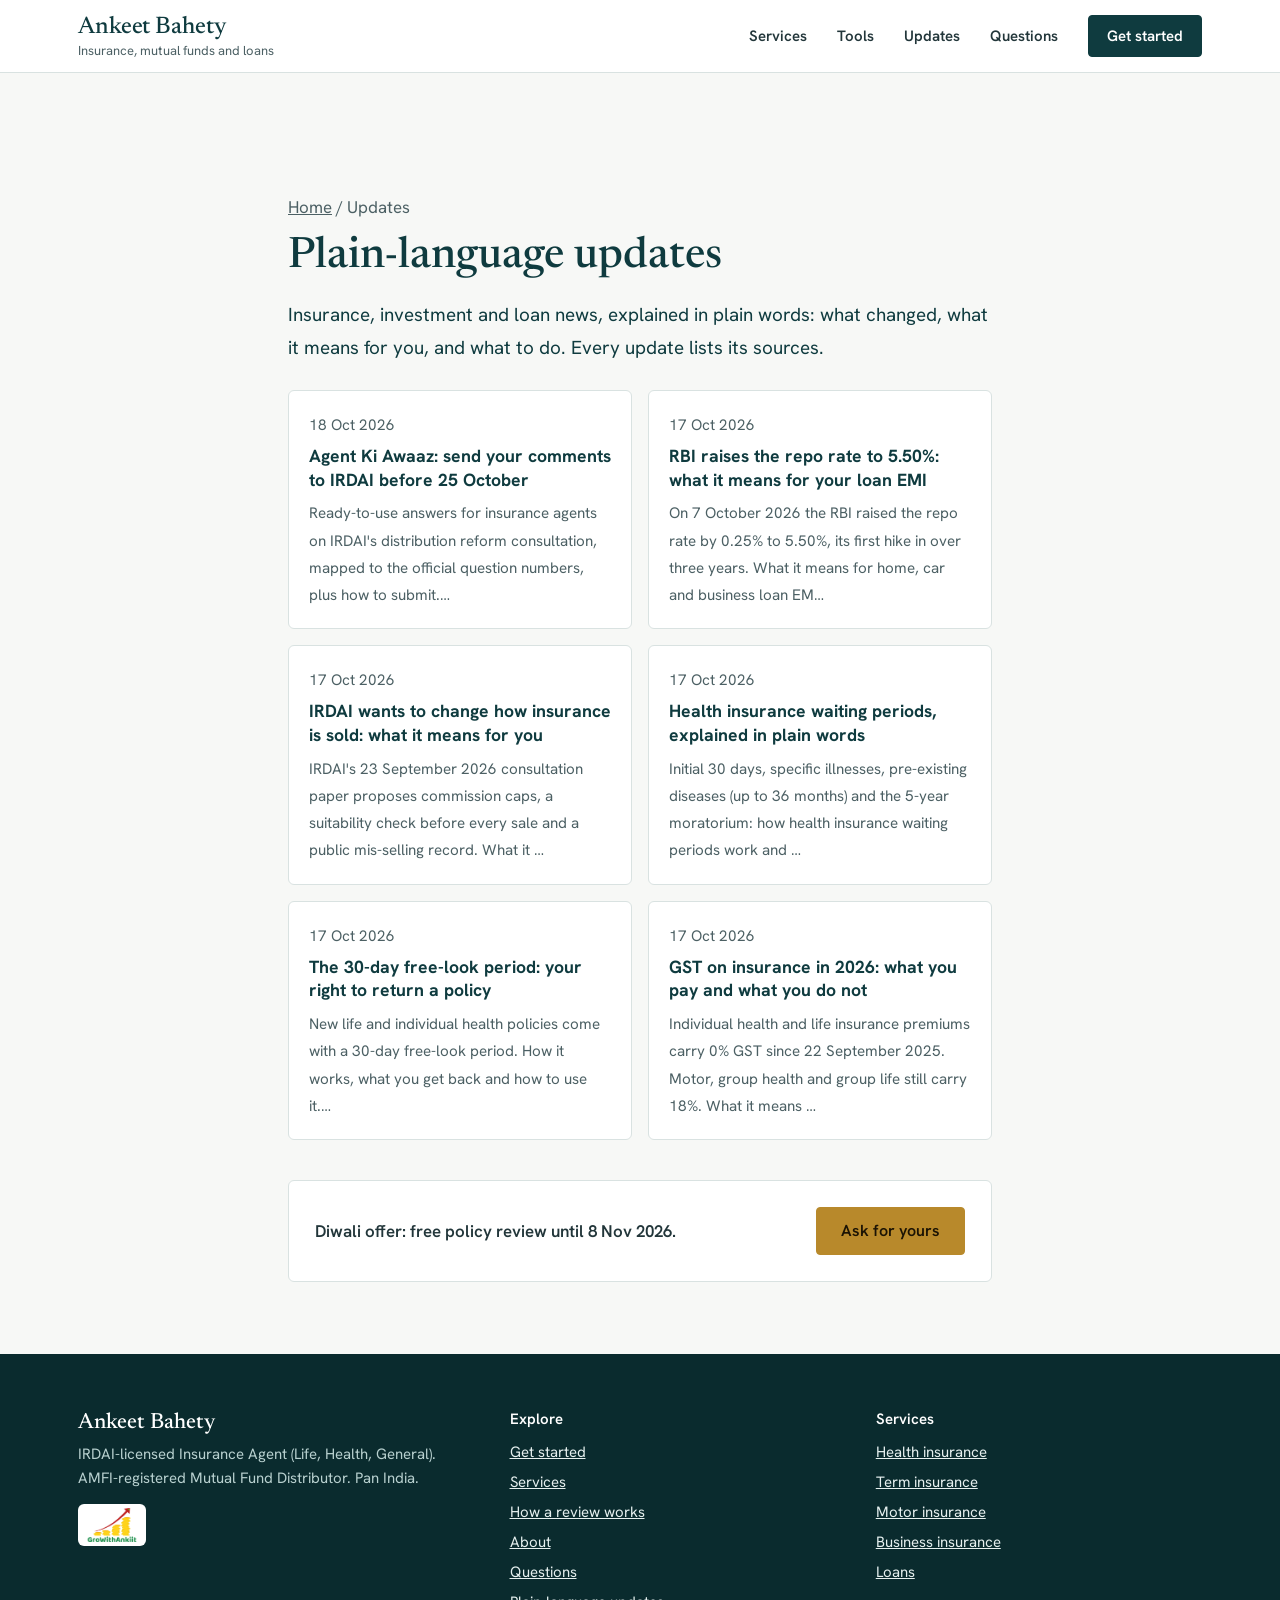
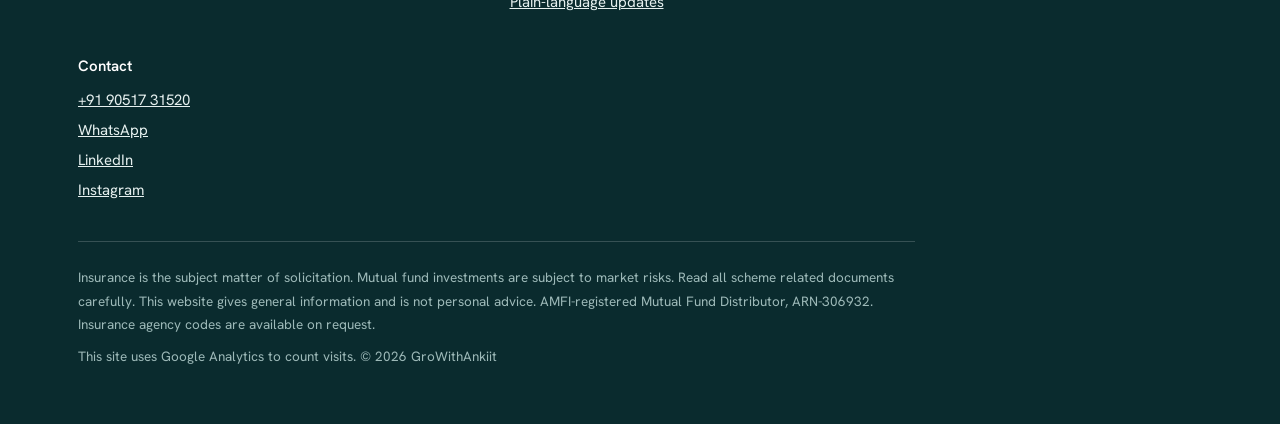
<file: updates.html>
<!doctype html>
<html lang="en">
<head>
<script async src="https://www.googletagmanager.com/gtm.js?id=GTM-NTL3VPCF"></script>
<script>
  window.dataLayer = window.dataLayer || [];
  function gtag(){dataLayer.push(arguments);}
  gtag('js', new Date());
</script>

<meta charset="utf-8">
<meta name="viewport" content="width=device-width, initial-scale=1">
<title>Plain-language updates | Ankeet Bahety</title>
<meta name="description" content="Insurance, investment and loan news for India, explained in plain words with sources, by Ankeet Bahety.">
<link rel="canonical" href="https://ankeetbahety.in/updates.html">
<link rel="icon" href="/logo.png">
<meta property="og:title" content="Plain-language updates">
<meta property="og:description" content="Insurance, investment and loan news for India, explained in plain words with sources, by Ankeet Bahety.">
<meta property="og:image" content="https://ankeetbahety.in/ankeet-about.jpg">
<meta property="og:url" content="https://ankeetbahety.in/updates.html">
<meta property="og:type" content="article">
<meta name="twitter:card" content="summary_large_image">
<link rel="preconnect" href="https://fonts.googleapis.com"><link rel="preconnect" href="https://fonts.gstatic.com" crossorigin><link rel="stylesheet" href="https://fonts.googleapis.com/css2?family=Hanken+Grotesk:wght@400;500;600;700&family=Newsreader:opsz,wght@6..72,400;6..72,500;6..72,600&display=swap">
<link rel="stylesheet" href="/pages.css">
<script type="application/ld+json">
{
 "@context": "https://schema.org",
 "@type": "CollectionPage",
 "name": "Plain-language updates",
 "url": "https://ankeetbahety.in/updates.html"
}
</script>
</head>
<body>
<header class="top">
  <div class="wrap">
    <a class="mark" href="/" aria-label="Ankeet Bahety, home">
      <b>Ankeet Bahety</b>
      <span>Insurance, mutual funds and loans</span>
    </a>
    <nav class="nav" aria-label="Main">
      <a class="l" href="/#services">Services</a>
      <a class="l" href="/#tools">Tools</a>
      <a class="l" href="/updates.html">Updates</a>
      <a class="l" href="/#questions">Questions</a>
      <a class="btn btn-ink" href="/#start">Get started</a>
    </nav>
  </div>
</header>
<main class="art"><div class="wrap">
<p class="crumb"><a href="/">Home</a> / Updates</p>
<h1>Plain-language updates</h1>
<p class="lede">Insurance, investment and loan news, explained in plain words: what changed, what it means for you, and what to do. Every update lists its sources.</p>
<div class="cards"><a href="/agent-ki-awaaz.html"><span>18 Oct 2026</span><b>Agent Ki Awaaz: send your comments to IRDAI before 25 October</b><span>Ready-to-use answers for insurance agents on IRDAI&#x27;s distribution reform consultation, mapped to the official question numbers, plus how to submit.…</span></a><a href="/rbi-repo-rate-hike-october-2026.html"><span>17 Oct 2026</span><b>RBI raises the repo rate to 5.50%: what it means for your loan EMI</b><span>On 7 October 2026 the RBI raised the repo rate by 0.25% to 5.50%, its first hike in over three years. What it means for home, car and business loan EM…</span></a><a href="/irdai-distribution-reform-2026.html"><span>17 Oct 2026</span><b>IRDAI wants to change how insurance is sold: what it means for you</b><span>IRDAI&#x27;s 23 September 2026 consultation paper proposes commission caps, a suitability check before every sale and a public mis-selling record. What it …</span></a><a href="/health-insurance-waiting-periods.html"><span>17 Oct 2026</span><b>Health insurance waiting periods, explained in plain words</b><span>Initial 30 days, specific illnesses, pre-existing diseases (up to 36 months) and the 5-year moratorium: how health insurance waiting periods work and …</span></a><a href="/free-look-period.html"><span>17 Oct 2026</span><b>The 30-day free-look period: your right to return a policy</b><span>New life and individual health policies come with a 30-day free-look period. How it works, what you get back and how to use it.…</span></a><a href="/gst-on-insurance-2026.html"><span>17 Oct 2026</span><b>GST on insurance in 2026: what you pay and what you do not</b><span>Individual health and life insurance premiums carry 0% GST since 22 September 2025. Motor, group health and group life still carry 18%. What it means …</span></a></div>
<div class="cta-box"><p>Diwali offer: free policy review until 8 Nov 2026.</p><a class="btn btn-primary" href="/#start-quote">Ask for yours</a></div>
</div></main>
<footer class="foot">
  <div class="wrap">
    <div class="grid">
      <div>
        <b>Ankeet Bahety</b>
        <p>IRDAI-licensed Insurance Agent (Life, Health, General). AMFI-registered Mutual Fund Distributor. Pan India.</p>
        <div class="chip"><img src="logo.png" alt="GroWithAnkiit" width="330" height="215"></div>
      </div>
      <div>
        <h4>Explore</h4>
        <ul><li><a href="/#start">Get started</a></li><li><a href="/#services">Services</a></li><li><a href="/#how">How a review works</a></li><li><a href="/#about">About</a></li><li><a href="/#questions">Questions</a></li><li><a href="/updates.html">Plain-language updates</a></li></ul>
      </div>
      <div>
        <h4>Services</h4>
        <ul><li><a href="/health-insurance.html">Health insurance</a></li><li><a href="/term-insurance.html">Term insurance</a></li><li><a href="/motor-insurance.html">Motor insurance</a></li><li><a href="/business-insurance.html">Business insurance</a></li><li><a href="/loans.html">Loans</a></li></ul>
      </div>
      <div>
        <h4>Contact</h4>
        <ul><li><a href="tel:+919051731520">+91 90517 31520</a></li><li><a id="wa3" href="https://wa.me/919051731520">WhatsApp</a></li><li><a href="https://www.linkedin.com/in/ankeetbahety/">LinkedIn</a></li><li><a href="https://www.instagram.com/growithankiit/">Instagram</a></li></ul>
      </div>
    </div>
    <div class="legal">
      <p>Insurance is the subject matter of solicitation. Mutual fund investments are subject to market risks. Read all scheme related documents carefully. This website gives general information and is not personal advice. AMFI-registered Mutual Fund Distributor, ARN-306932. Insurance agency codes are available on request.</p>
      <p>This site uses Google Analytics to count visits. &copy; 2026 GroWithAnkiit</p>
    </div>
  </div>
</footer>
<div class="bar" aria-label="Quick contact">
  <a class="btn btn-ink" href="tel:+919051731520">Call</a>
  <a class="btn btn-primary" href="https://wa.me/919051731520?text=Hi%20Ankeet%2C%20I%27d%20like%20a%20free%20policy%20review.">WhatsApp</a>
</div>
<script>
(function(){
  var user='insurance', host='ankeetbahety.in';
  var addr=[user,host].join(String.fromCharCode(64));
  ['em1','em2'].forEach(function(id){
    var el=document.getElementById(id); if(!el) return;
    el.href='mailto:'+addr;
    var s=el.querySelector('strong');
    if(s){ s.textContent=addr; } else { el.textContent=addr; }
  });
})();
</script>
</body>
</html>
</file>
<file: pages.css>
:root{
  --ink:#0F3B3F;
  --ink-deep:#0A2B2E;
  --paper:#F7F8F6;
  --white:#FFFFFF;
  --text:#22363A;
  --muted:#4C6064;
  --line:#D9E2E1;
  --mist:#E9EFEE;
  --brass:#B8892B;
  --brass-dark:#8A6414;
  --brass-soft:#E7C77A;
  --serif:'Newsreader',Georgia,'Times New Roman',serif;
  --sans:'Hanken Grotesk',system-ui,-apple-system,'Segoe UI',sans-serif;
}
*{box-sizing:border-box}
html{scroll-behavior:smooth;scroll-padding-top:84px}
body{margin:0;background:var(--paper);color:var(--text);font-family:var(--sans);font-size:17px;line-height:1.6;-webkit-font-smoothing:antialiased}
img{max-width:100%}
a{color:var(--ink)}
a:hover{color:var(--brass-dark)}
:focus-visible{outline:3px solid var(--brass);outline-offset:3px;border-radius:2px}
.wrap{max-width:1180px;margin:0 auto;padding:0 28px}
h1,h2,h3{font-family:var(--serif);font-weight:500;color:var(--ink);margin:0;text-wrap:balance}
h2{font-size:clamp(2rem,3.6vw,2.9rem);line-height:1.1;letter-spacing:-0.01em}
p{margin:0}

/* buttons */
.btn{display:inline-flex;align-items:center;justify-content:center;gap:10px;min-height:48px;padding:12px 24px;border-radius:4px;font:600 16px/1.2 var(--sans);text-decoration:none;border:1.5px solid transparent;cursor:pointer;transition:background .15s,color .15s,border-color .15s}
.btn-primary{background:var(--brass);color:#1B1304;border-color:var(--brass)}
.btn-primary:hover{background:#C99A38;color:#1B1304}
.btn-outline{background:transparent;color:var(--white);border-color:rgba(255,255,255,.55)}
.btn-outline:hover{background:rgba(255,255,255,.1);color:var(--white)}
.btn-ink{background:var(--ink);color:var(--white);border-color:var(--ink)}
.btn-ink:hover{background:var(--ink-deep);color:var(--white)}
.btn-line{background:transparent;color:var(--ink);border-color:var(--ink)}
.btn-line:hover{background:var(--ink);color:var(--white)}
.btn svg{width:20px;height:20px;flex:none}

/* header */
.top{background:var(--white);border-bottom:1px solid var(--line);position:sticky;top:0;z-index:20}
.top .wrap{display:flex;align-items:center;justify-content:space-between;gap:20px;min-height:72px}
.mark{display:flex;flex-direction:column;text-decoration:none;line-height:1.1}
.mark b{font:500 24px/1.1 var(--serif);color:var(--ink);letter-spacing:-0.005em}
.mark span{font-size:13px;color:var(--muted);margin-top:3px}
.nav{display:flex;align-items:center;gap:30px}
.nav a.l{font-weight:600;font-size:15px;text-decoration:none;color:var(--text);padding:10px 0}
.nav a.l:hover{color:var(--brass-dark)}
.nav .btn{min-height:42px;padding:8px 18px;font-size:15px}

/* hero */
.hero{background:var(--ink);color:var(--white);position:relative;overflow:hidden}
.hero .wrap{display:grid;grid-template-columns:minmax(0,1.15fr) minmax(0,.85fr);gap:48px;align-items:end;padding-top:76px}
.hero-copy{padding-bottom:84px}
.hero h1{color:var(--white);font-size:clamp(2.5rem,5vw,4.1rem);line-height:1.04;letter-spacing:-0.018em;font-weight:500;max-width:15em}
.hero .lede{margin-top:24px;font-size:19px;line-height:1.6;color:#D6E6E5;max-width:33em}
.hero .acts{margin-top:34px;display:flex;flex-wrap:wrap;gap:14px}
.hero .fine{margin-top:26px;font-size:13.5px;color:#A9C4C3}
.hero-art{position:relative;align-self:end;min-height:560px;display:flex;justify-content:center}
.hero-art::before{content:"";position:absolute;left:6%;right:6%;bottom:0;top:36px;border:1px solid rgba(231,199,122,.45);border-bottom:0;border-radius:200px 200px 0 0}
.hero-art img{position:relative;display:block;height:560px;width:auto;max-width:100%;object-fit:contain;object-position:bottom}

/* reach card (the memorable element) */
.reach{position:relative;z-index:2;background:var(--white);color:var(--text);border-radius:6px;box-shadow:0 18px 40px rgba(5,25,27,.28);margin-top:-52px}
.reach .wrap{display:grid;grid-template-columns:1fr .85fr 1.45fr 1fr;padding:0}
.reach a{display:flex;flex-direction:column;gap:3px;padding:22px 26px;text-decoration:none;color:var(--text);border-left:1px solid var(--line);transition:background .15s}
.reach a:first-child{border-left:0}
.reach a:hover{background:var(--mist);color:var(--text)}
.reach small{font-size:13px;color:var(--muted);font-weight:500}
.reach strong{font:500 20px/1.25 var(--serif);color:var(--ink);overflow-wrap:anywhere}
.reach-shell{max-width:1180px;margin:0 auto;padding:0 28px;position:relative;z-index:3}

/* sections */
section{padding:92px 0 0}
.intro{display:grid;grid-template-columns:minmax(0,.9fr) minmax(0,1.1fr);gap:56px;align-items:start}
.intro p.sub{color:var(--muted);max-width:34em;font-size:18px}

/* services index */
.svc{margin-top:48px;border-top:1.5px solid var(--ink)}
.svc-row{display:grid;grid-template-columns:minmax(0,.8fr) minmax(0,1.2fr);gap:20px 56px;padding:30px 0;border-bottom:1px solid var(--line)}
.svc-row h3{font-size:clamp(1.5rem,2.4vw,1.95rem);line-height:1.15}
.svc-row .what{color:var(--text);max-width:36em}
.svc-row ul{margin:14px 0 0;padding:0;list-style:none;columns:2;column-gap:36px;color:var(--muted);font-size:15.5px}
.svc-row li{position:relative;padding:3px 0 3px 18px;break-inside:avoid}
.svc-row li::before{content:"";position:absolute;left:0;top:.95em;width:7px;height:1.5px;background:var(--brass)}

/* process */
.proc{background:var(--ink-deep);color:var(--white);margin-top:92px;padding:84px 0}
.proc h2{color:var(--white)}
.steps{margin-top:44px;display:grid;grid-template-columns:repeat(3,minmax(0,1fr));gap:0;border-top:1px solid rgba(255,255,255,.22)}
.step{padding:26px 32px 0 0}
.step+.step{padding-left:32px;border-left:1px solid rgba(255,255,255,.22)}
.step .n{font:500 40px/1 var(--serif);color:var(--brass-soft)}
.step h3{font:600 20px/1.3 var(--sans);color:var(--white);margin:14px 0 8px}
.step p{color:#C7DCDB}

/* about */
.about{display:grid;grid-template-columns:minmax(0,.8fr) minmax(0,1.2fr);gap:64px;align-items:center}
.about img{display:block;width:100%;height:auto;border-radius:4px}
.about p{max-width:36em}
.about p+p{margin-top:16px}
.creds{margin:26px 0 0;padding:0;list-style:none;border-top:1px solid var(--line)}
.creds li{display:grid;grid-template-columns:150px 1fr;gap:16px;padding:12px 0;border-bottom:1px solid var(--line);font-size:15.5px}
.creds li span:first-child{color:var(--muted);font-weight:500}

/* explainer */
.exp{display:grid;grid-template-columns:minmax(0,.7fr) minmax(0,1.3fr);gap:56px;align-items:center}
.exp img{display:block;width:100%;height:auto;border-radius:4px;border:1px solid var(--line)}
.exp .when{font-size:14px;color:var(--muted);margin-bottom:10px;font-weight:500}
.exp h3{font-size:clamp(1.6rem,3vw,2.2rem);line-height:1.15}
.exp .links{margin-top:20px;display:flex;flex-wrap:wrap;gap:12px 24px;font-weight:600}

/* faq */
.faq{margin-top:40px;border-top:1.5px solid var(--ink);max-width:820px}
.faq details{border-bottom:1px solid var(--line)}
.faq summary{cursor:pointer;list-style:none;padding:20px 40px 20px 0;font:500 21px/1.3 var(--serif);color:var(--ink);position:relative}
.faq summary::-webkit-details-marker{display:none}
.faq summary::after{content:"+";position:absolute;right:6px;top:50%;transform:translateY(-52%);font:400 28px/1 var(--sans);color:var(--brass-dark)}
.faq details[open] summary::after{content:"\2212"}
.faq details p{padding:0 40px 22px 0;color:var(--muted);max-width:40em}

/* contact */
.contact{background:var(--mist);margin-top:92px;padding:84px 0}
.contact .grid{display:grid;grid-template-columns:minmax(0,.85fr) minmax(0,1.15fr);gap:56px;align-items:start}
.contact .sub{color:var(--muted);margin-top:14px;max-width:28em}
.direct{margin:30px 0 0;padding:0;list-style:none;border-top:1.5px solid var(--ink)}
.direct li{display:grid;grid-template-columns:110px 1fr;gap:12px;padding:14px 0;border-bottom:1px solid var(--line);font-size:16px}
.direct li span:first-child{color:var(--muted);font-weight:500}
.form{background:var(--white);border-radius:6px;padding:34px;box-shadow:0 1px 0 var(--line)}
.form h3{font-size:1.7rem;line-height:1.15}
.form .note{color:var(--muted);font-size:15px;margin-top:8px}
.fields{margin-top:22px;display:grid;grid-template-columns:1fr 1fr;gap:16px}
.fields .full{grid-column:1/-1}
label{display:block;font-weight:600;font-size:14.5px;margin-bottom:6px;color:var(--ink)}
textarea{width:100%;min-height:84px;padding:10px 14px;border:1.5px solid #B9C8C7;border-radius:4px;background:var(--white);font:400 16px var(--sans);color:var(--text);resize:vertical}
textarea:focus{outline:3px solid var(--brass);outline-offset:1px;border-color:var(--ink)}
.need{margin-top:12px;color:#8A2D1B;font-size:14.5px;font-weight:500}
.need[hidden]{display:none}
label .opt{color:var(--muted);font-weight:400}
input,select{width:100%;min-height:48px;padding:10px 14px;border:1.5px solid #B9C8C7;border-radius:4px;background:var(--white);font:400 16px var(--sans);color:var(--text)}
input:focus,select:focus{outline:3px solid var(--brass);outline-offset:1px;border-color:var(--ink)}
.err{color:#9B2C1F;font-size:14px;margin-top:6px;min-height:1.2em}
.sendrow{margin-top:20px;display:flex;flex-wrap:wrap;gap:12px}
.tiny{margin-top:16px;font-size:13.5px;color:var(--muted);max-width:36em}


/* tools */
.tools{margin-top:44px;display:grid;grid-template-columns:minmax(0,1fr) minmax(0,1fr);border-top:1.5px solid var(--ink)}
.tool{padding:34px 40px 8px 0}
.tool+.tool{padding:34px 0 8px 40px;border-left:1px solid var(--line)}
.tool h3{font-size:1.75rem;line-height:1.15}
.tool .lead{margin-top:8px;color:var(--muted);font-size:15.5px;max-width:30em}
.tool .fields{grid-template-columns:1fr 1fr}
.out{margin-top:24px;background:var(--white);border:1px solid var(--line);border-radius:4px;padding:22px 24px}
.out .big{font:500 clamp(1.6rem,2.6vw,2.15rem)/1.15 var(--serif);color:var(--ink);overflow-wrap:anywhere}
.out .cap{font-size:14px;color:var(--muted);margin-bottom:6px;font-weight:500}
.out ul{margin:16px 0 0;padding:0;list-style:none;font-size:15.5px;color:var(--text)}
.out li{position:relative;padding:4px 0 4px 18px}
.out li::before{content:"";position:absolute;left:0;top:1.05em;width:7px;height:1.5px;background:var(--brass)}
.out .warn{color:#7A2E12}
.sip-rows{margin-top:16px;border-top:1px solid var(--line)}
.sip-rows div{display:grid;grid-template-columns:1fr auto;gap:12px;padding:10px 0;border-bottom:1px solid var(--line);font-size:16px}
.sip-rows b{font-weight:600;color:var(--ink)}
.sip-rows span{font-variant-numeric:tabular-nums}
.tool .btn{margin-top:20px}
.tool .small{margin:14px 0 22px;font-size:13.5px;color:var(--muted);max-width:34em}
@media (max-width:980px){
  .tools{grid-template-columns:1fr}
  .tool,.tool+.tool{padding:30px 0 6px;border-left:0}
  .tool+.tool{border-top:1px solid var(--line);margin-top:20px}
}
@media (max-width:640px){
  .tool .fields{grid-template-columns:1fr}
}

/* footer */
.foot{background:var(--ink-deep);color:#B8D0CF;padding:56px 0 56px;margin-top:0;font-size:15px}
.foot .grid{display:grid;grid-template-columns:minmax(0,1.2fr) minmax(0,1fr) minmax(0,1fr);gap:40px}
.foot b{display:block;color:var(--white);font:500 22px/1.2 var(--serif);margin-bottom:6px}
.foot a{color:#E6F0EF}
.foot ul{list-style:none;margin:0;padding:0}
.foot li{padding:3px 0}
.foot h4{margin:0 0 8px;color:var(--white);font:600 15px/1.3 var(--sans)}
.legal{margin-top:36px;padding-top:24px;border-top:1px solid rgba(255,255,255,.18);font-size:13.5px;line-height:1.75;max-width:62em;color:#9DB9B8}
.legal p+p{margin-top:8px}
.chip{display:inline-block;background:var(--white);border-radius:6px;padding:4px 8px;margin-top:14px}
.chip img{display:block;height:34px;width:auto}

/* mobile action bar */
.bar{display:none}

@media (max-width:980px){
  .hero .wrap{grid-template-columns:1fr;gap:0;padding-top:56px}
  .hero-copy{padding-bottom:40px}
  .hero-art{min-height:0;margin-top:8px}
  .hero-art img{height:440px}
  .hero-art::before{top:24px}
  .reach .wrap{grid-template-columns:repeat(2,minmax(0,1fr))}
  .reach a:nth-child(3){border-left:0}
  .reach a:nth-child(n+3){border-top:1px solid var(--line)}
  .intro,.about,.exp,.contact .grid{grid-template-columns:1fr;gap:32px}
  .svc-row{grid-template-columns:1fr;gap:10px}
  .steps{grid-template-columns:1fr}
  .step,.step+.step{padding:24px 0 0;border-left:0}
  .step+.step{margin-top:24px;border-top:1px solid rgba(255,255,255,.22)}
  .foot .grid{grid-template-columns:1fr}
  .nav a.l{display:none}
}
@media (max-width:640px){
  body{font-size:16.5px}
  .wrap,.reach-shell{padding:0 20px}
  section{padding-top:68px}
  .proc{margin-top:68px;padding:64px 0}
  .contact{margin-top:68px;padding:64px 0}
  .svc-row ul{columns:1}
  .fields{grid-template-columns:1fr}
  .form{padding:24px 20px}
  .creds li{grid-template-columns:1fr;gap:2px}
  .direct li{grid-template-columns:1fr;gap:2px}
  .nav .btn{display:none}
  .reach a{padding:18px 18px}
  .reach strong{font-size:17px}
  .reach .wrap{grid-template-columns:1fr 1fr}
  .reach a:nth-child(3){grid-column:1/-1;border-left:0}
  .reach a:nth-child(4){grid-column:1/-1;border-left:0}
  .hero-art img{height:380px}
  .foot{padding-bottom:110px}
  .bar{display:grid;grid-template-columns:1fr 1fr;position:fixed;left:0;right:0;bottom:0;z-index:30;background:var(--white);border-top:1px solid var(--line);box-shadow:0 -6px 20px rgba(5,25,27,.12);padding:10px 14px calc(10px + env(safe-area-inset-bottom));gap:10px}
  .bar .btn{min-height:46px;padding:8px 12px}
}
@media (prefers-reduced-motion:reduce){html{scroll-behavior:auto}*{transition:none!important}}


.save{display:grid;gap:8px;margin:14px 0 4px}.save label{font-weight:600;font-size:14px}.save input[type=tel]{max-width:320px}
.save .consent{font-weight:400;display:flex;gap:10px;align-items:flex-start}.toolbtns{display:flex;flex-wrap:wrap;gap:10px;margin-top:10px}
.licence{margin-top:8px;font-size:13px;color:var(--muted)}
/* ---- order hub ---- */
.promo{display:inline-block;margin:0 0 14px;padding:8px 16px;border-radius:999px;background:var(--mist);border:1px solid var(--brass);color:var(--ink);font:500 15px/1.3 var(--sans)}
.promo b{color:var(--brass)}.promo a{color:var(--ink);font-weight:600;text-decoration:underline}
.hub{padding-top:92px}
.hub .intro p.sub{max-width:36em}
.hub-card{margin-top:40px;background:var(--white);border:1px solid var(--line);border-radius:6px;box-shadow:0 18px 40px rgba(5,25,27,.08);overflow:hidden}
.tabs{display:flex;border-bottom:1px solid var(--line);overflow-x:auto;background:var(--mist);scrollbar-width:thin}
.tab{flex:1 0 auto;min-height:58px;padding:14px 24px;background:transparent;border:0;border-bottom:3px solid transparent;font:600 15.5px/1.2 var(--sans);color:var(--muted);cursor:pointer;white-space:nowrap}
.tab:hover{color:var(--ink)}
.tab[aria-selected="true"]{background:var(--white);color:var(--ink);border-bottom-color:var(--brass)}
.panel{padding:38px 40px 40px;display:grid;grid-template-columns:minmax(0,.78fr) minmax(0,1.22fr);gap:48px;align-items:start}
.panel[hidden]{display:none}
.panel h3{font-size:clamp(1.6rem,2.6vw,2.05rem);line-height:1.15}
.panel .lead{margin-top:12px;color:var(--muted);font-size:16.5px;max-width:28em}
.next{margin:24px 0 0;padding:0;list-style:none;counter-reset:n;border-top:1px solid var(--line)}
.next li{counter-increment:n;position:relative;padding:12px 0 12px 38px;border-bottom:1px solid var(--line);font-size:15.5px;color:var(--text)}
.next li::before{content:counter(n);position:absolute;left:0;top:10px;width:26px;height:26px;border-radius:50%;background:var(--ink);color:var(--white);font:600 13.5px/26px var(--sans);text-align:center}
.hub .fields{margin-top:0}
.hub .hint{font-size:13.5px;color:var(--muted);margin-top:5px}
.hub .hp{position:absolute;left:-9999px;width:1px;height:1px;overflow:hidden}
.consent{display:flex;gap:12px;align-items:flex-start;margin-top:18px;font-size:14.5px;color:var(--text);font-weight:400;cursor:pointer}
.consent input{width:22px;min-height:22px;height:22px;flex:none;margin-top:2px;accent-color:var(--ink)}
.hub .sendrow{margin-top:20px}
.hub .tiny{margin-top:14px}
.fieldnote{margin-top:16px;padding:12px 14px;background:#FBF3DF;border-left:3px solid var(--brass);font-size:14.5px;color:#4A3A12}
.done{background:var(--mist);border-radius:6px;padding:30px 30px 26px}
.done h4{margin:0;font:500 clamp(1.5rem,2.4vw,1.9rem)/1.2 var(--serif);color:var(--ink)}
.done p{margin-top:10px;color:var(--text);max-width:34em}
.done .sum{margin:18px 0 0;padding:0;list-style:none;border-top:1px solid #C7D5D4;font-size:15px}
.done .sum li{display:grid;grid-template-columns:130px 1fr;gap:12px;padding:8px 0;border-bottom:1px solid #C7D5D4}
.done .sum li span:first-child{color:var(--muted);font-weight:500}
.done .acts{margin-top:20px;display:flex;flex-wrap:wrap;gap:12px}
.done .state{margin-top:14px;font-size:14.5px;color:var(--muted)}
.pay{margin-top:26px;padding-top:22px;border-top:1px solid var(--line)}
.pay h4{margin:0 0 6px;font:600 16px/1.3 var(--sans);color:var(--ink)}
.pay p{font-size:14.5px;color:var(--muted);max-width:36em}
.pay ul{margin:14px 0 0;padding:0;list-style:none;display:flex;flex-wrap:wrap;gap:10px}
.pay a{display:inline-flex;align-items:center;min-height:42px;padding:8px 16px;border:1.5px solid var(--ink);border-radius:4px;font-weight:600;font-size:14.5px;text-decoration:none;color:var(--ink);background:var(--white)}
.pay a:hover{background:var(--ink);color:var(--white)}
.ask{margin-top:14px;font-weight:600;font-size:15.5px}
.ask a{text-decoration-thickness:1.5px;text-underline-offset:4px}
.soon{display:inline-block;margin-left:8px;font-size:12px;font-weight:600;letter-spacing:.04em;text-transform:uppercase;color:var(--brass-dark)}
@media (max-width:980px){
  .panel{grid-template-columns:1fr;gap:28px;padding:30px 26px 32px}
}
@media (max-width:640px){
  .hub{padding-top:68px}
  .panel{padding:26px 18px 28px}
  .tab{padding:14px 18px}
  .done{padding:24px 20px}
  .done .sum li{grid-template-columns:1fr;gap:2px}
}
.hub .err:empty{display:none}
.hub .fields{gap:18px 16px}

.art{padding:120px 0 72px}.art .wrap{max-width:760px}.art h1{font-size:clamp(1.9rem,4vw,2.7rem);line-height:1.15;margin:10px 0 18px;text-wrap:balance}
.art h2{font-size:1.45rem;margin:34px 0 12px}.art p,.art li{font-size:1.06rem;line-height:1.7}.art ul,.art ol{padding-left:1.3em;display:grid;gap:8px}
.art .lede{font-size:1.18rem;color:var(--ink)}.art .when{color:var(--muted);font-size:.95rem}.crumb{font-size:.92rem;color:var(--muted)}.crumb a{color:inherit}
.callout{margin:22px 0;padding:18px 20px;border-left:4px solid var(--brass);background:var(--mist);border-radius:4px;line-height:1.6}
.cta-box{margin:40px 0 0;padding:26px;border:1px solid var(--line);border-radius:6px;background:var(--white);display:flex;flex-wrap:wrap;gap:14px;align-items:center;justify-content:space-between}
.cta-box p{margin:0;font-weight:600}.src{margin-top:30px;font-size:.92rem;color:var(--muted)}.src a{color:inherit}
.t{width:100%;border-collapse:collapse;margin:18px 0}.t th,.t td{border-bottom:1px solid var(--line);padding:10px 8px;text-align:left;vertical-align:top}
.cards{display:grid;gap:16px;grid-template-columns:repeat(auto-fill,minmax(260px,1fr));margin-top:26px}.cards a{display:block;padding:20px;border:1px solid var(--line);border-radius:6px;background:var(--white);text-decoration:none;color:var(--ink)}
.cards a b{display:block;font-size:1.1rem;line-height:1.35;margin:6px 0 8px}.cards a span{color:var(--muted);font-size:.95rem}
.art .small{font-size:.92rem;color:var(--muted)}
</file>
